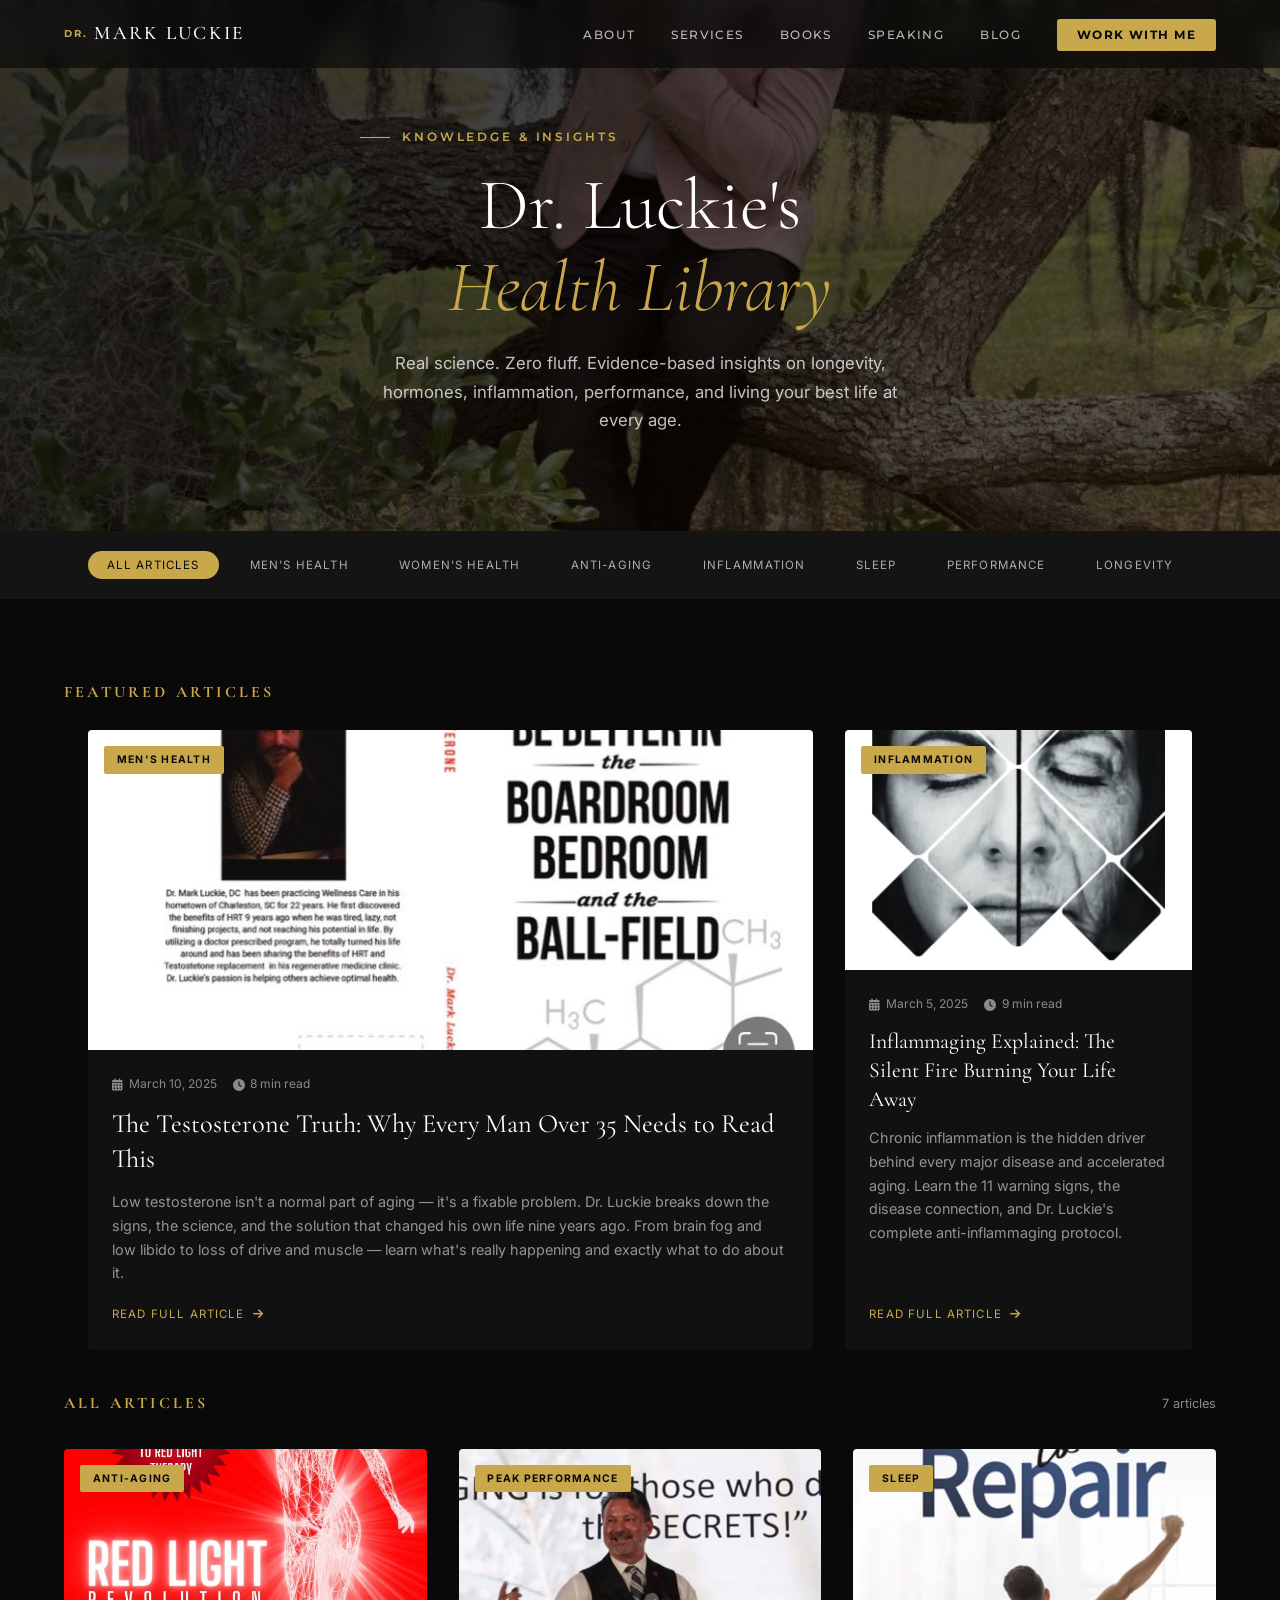
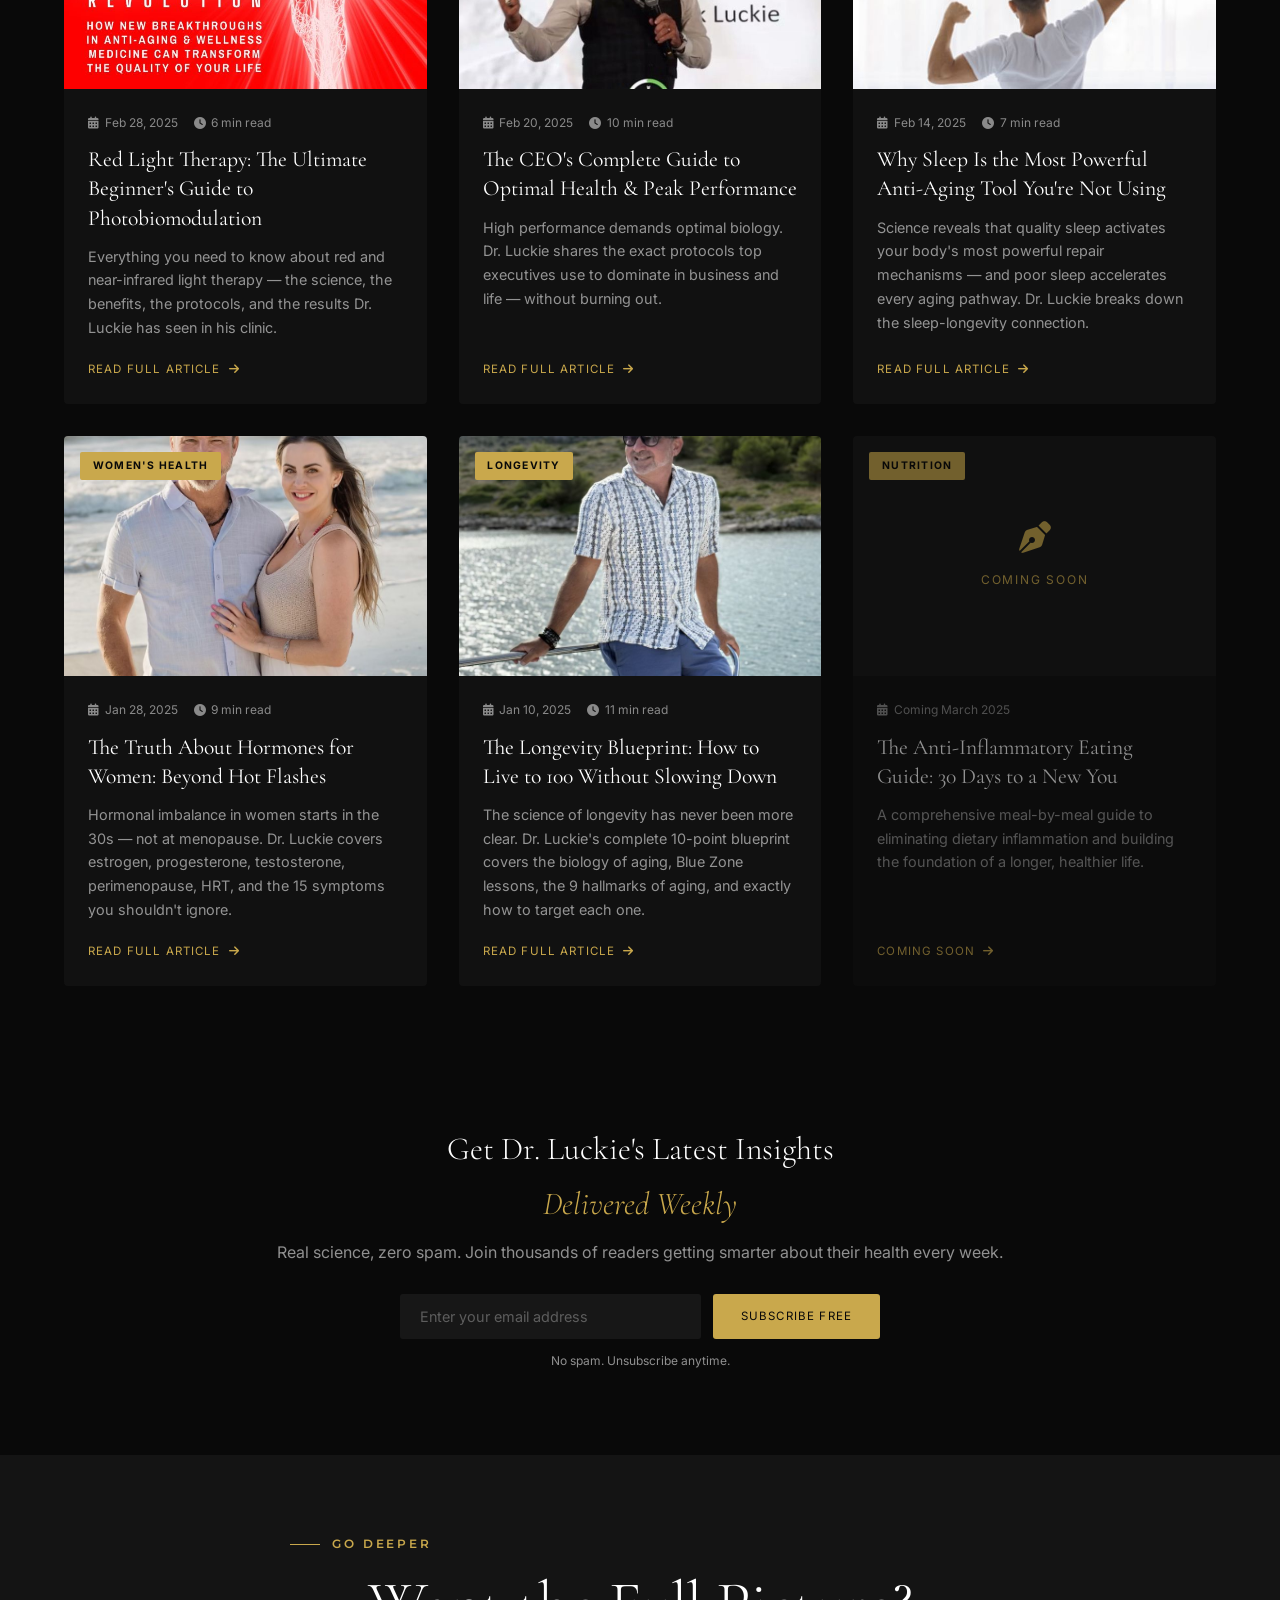
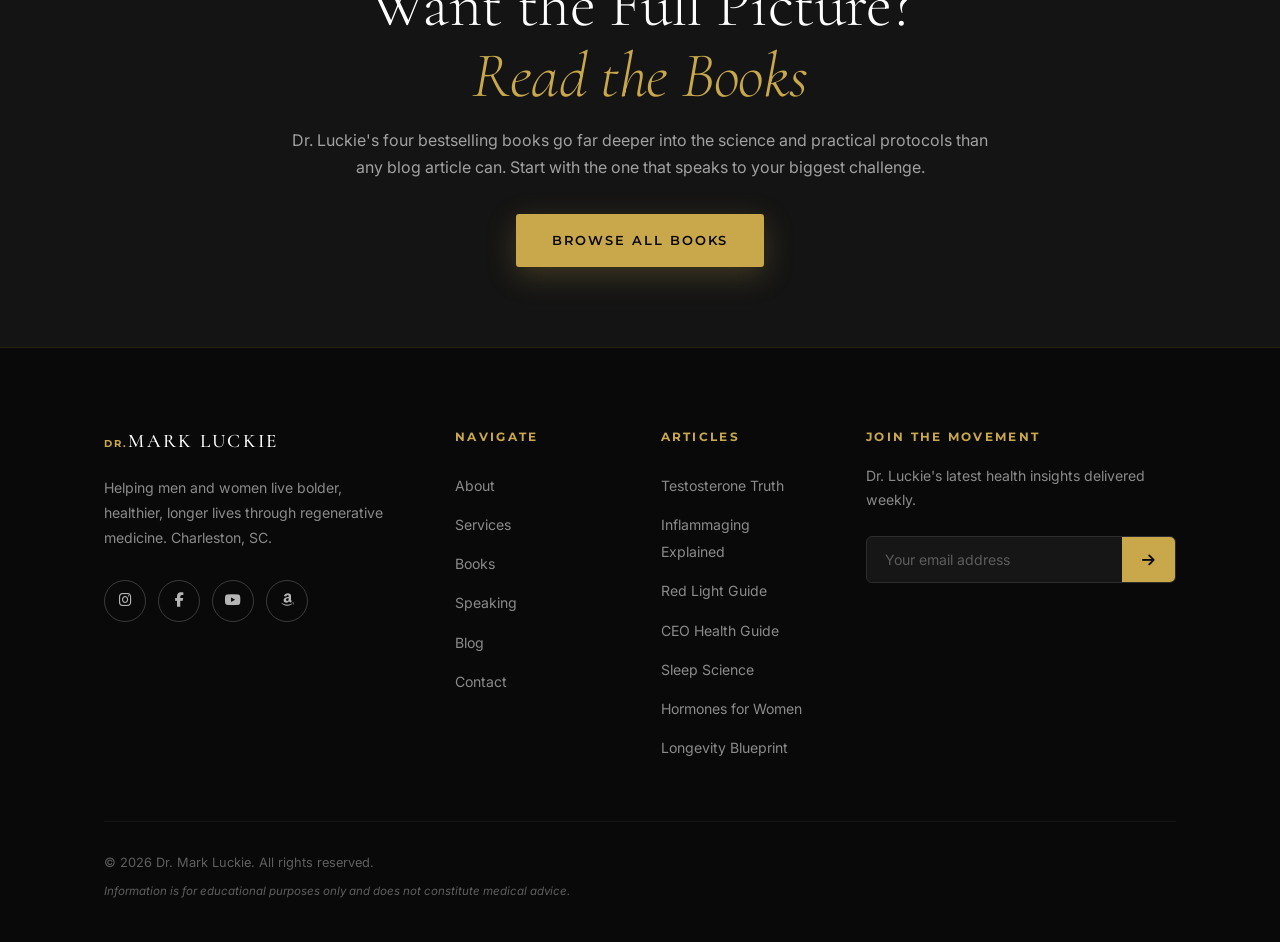
<file: blog.html>
<!DOCTYPE html>
<html lang="en">
<head>
  <meta charset="UTF-8" />
  <meta name="viewport" content="width=device-width, initial-scale=1.0" />
  <title>Blog & Articles | Dr. Mark Luckie — Health, Hormones & Longevity</title>
  <meta name="description" content="Dr. Mark Luckie's blog: evidence-based insights on testosterone, red light therapy, inflammaging, longevity, sleep science, and peak performance. Real science. Zero fluff." />
  <meta property="og:title" content="Blog | Dr. Mark Luckie — Health, Hormones & Longevity" />
  <meta property="og:image" content="images/XJoU15Jc.jpg" />

  <link rel="preconnect" href="https://fonts.googleapis.com" />
  <link rel="preconnect" href="https://fonts.gstatic.com" crossorigin />
  <link href="https://fonts.googleapis.com/css2?family=Cormorant+Garamond:ital,wght@0,300;0,400;0,600;1,300;1,400&family=Inter:wght@300;400;500;600&family=Montserrat:wght@300;400;500;600;700;800&display=swap" rel="stylesheet" />
  <link rel="stylesheet" href="https://cdn.jsdelivr.net/npm/@fortawesome/fontawesome-free@6.4.0/css/all.min.css" />
  <link rel="stylesheet" href="css/style.css" />
  <link rel="stylesheet" href="css/sections.css" />

  <style>
    /* ── Blog Index Page ── */
    .blog-hero {
      min-height: 55vh;
      display: flex;
      align-items: center;
      justify-content: center;
      position: relative;
      overflow: hidden;
      background-image: url('images/XJoU15Jc.jpg');
      background-size: cover;
      background-position: center;
      padding: 8rem 1.5rem 4rem;
    }
    .blog-hero::before {
      content: '';
      position: absolute;
      inset: 0;
      background: linear-gradient(135deg, rgba(0,0,0,.80) 0%, rgba(20,10,0,.65) 100%);
    }
    .blog-hero-content {
      position: relative;
      z-index: 2;
      text-align: center;
      max-width: 700px;
      margin: 0 auto;
    }
    .blog-hero-content .section-label { color: var(--gold); margin-bottom: 1rem; }
    .blog-hero-content h1 { font-family: var(--font-display); font-size: clamp(2.5rem, 6vw, 4.5rem); font-weight: 300; color: var(--white); line-height: 1.15; margin-bottom: 1.25rem; }
    .blog-hero-content h1 em { font-style: italic; color: var(--gold); }
    .blog-hero-content p { color: rgba(255,255,255,.75); font-size: 1.05rem; line-height: 1.7; max-width: 560px; margin: 0 auto 2rem; }

    /* Filter bar */
    .blog-filter-bar {
      background: var(--charcoal);
      border-bottom: 1px solid rgba(var(--gold-rgb),.15);
      padding: 1.25rem 0;
      position: sticky;
      top: 72px;
      z-index: 50;
    }
    .filter-inner {
      display: flex;
      gap: .75rem;
      flex-wrap: wrap;
      align-items: center;
      justify-content: center;
      max-width: 1200px;
      margin: 0 auto;
      padding: 0 1.5rem;
    }
    .filter-btn {
      padding: .45rem 1.2rem;
      border-radius: 50px;
      border: 1px solid rgba(var(--gold-rgb),.3);
      background: transparent;
      color: rgba(255,255,255,.65);
      font-family: var(--font-mono);
      font-size: .72rem;
      letter-spacing: .1em;
      text-transform: uppercase;
      cursor: pointer;
      transition: all .25s;
    }
    .filter-btn.active, .filter-btn:hover {
      background: var(--gold);
      border-color: var(--gold);
      color: var(--black);
    }

    /* Blog grid */
    .blog-index-section {
      padding: 5rem 0;
      background: var(--off-black);
    }
    .blog-grid-full {
      display: grid;
      grid-template-columns: repeat(3, 1fr);
      gap: 2rem;
      max-width: 1200px;
      margin: 0 auto;
      padding: 0 1.5rem;
    }
    @media (max-width: 900px) { .blog-grid-full { grid-template-columns: repeat(2, 1fr); } }
    @media (max-width: 600px) { .blog-grid-full { grid-template-columns: 1fr; } }

    .bc {
      background: rgba(255,255,255,.03);
      border: 1px solid rgba(var(--gold-rgb),.1);
      border-radius: 4px;
      overflow: hidden;
      transition: transform .3s, box-shadow .3s, border-color .3s;
      display: flex;
      flex-direction: column;
    }
    .bc:hover {
      transform: translateY(-6px);
      box-shadow: 0 20px 50px rgba(0,0,0,.4);
      border-color: rgba(var(--gold-rgb),.4);
    }
    .bc.featured { grid-column: span 2; }
    @media (max-width: 900px) { .bc.featured { grid-column: span 1; } }

    .bc-img { position: relative; overflow: hidden; }
    .bc-img img { width: 100%; height: 240px; object-fit: cover; transition: transform .5s; display: block; }
    .bc.featured .bc-img img { height: 320px; }
    .bc:hover .bc-img img { transform: scale(1.05); }
    .bc-category {
      position: absolute;
      top: 1rem;
      left: 1rem;
      background: var(--gold);
      color: var(--black);
      font-family: var(--font-mono);
      font-size: .65rem;
      letter-spacing: .12em;
      text-transform: uppercase;
      padding: .3rem .8rem;
      border-radius: 2px;
      font-weight: 700;
    }
    .bc-body { padding: 1.5rem; flex: 1; display: flex; flex-direction: column; }
    .bc-meta { display: flex; gap: 1rem; font-size: .75rem; color: var(--grey); margin-bottom: .75rem; }
    .bc-meta span { display: flex; align-items: center; gap: .35rem; }
    .bc h3 { font-family: var(--font-display); font-size: 1.35rem; font-weight: 400; color: var(--white); line-height: 1.35; margin-bottom: .75rem; }
    .bc.featured h3 { font-size: 1.65rem; }
    .bc h3 a { color: inherit; text-decoration: none; transition: color .2s; }
    .bc h3 a:hover { color: var(--gold); }
    .bc p { font-size: .9rem; color: rgba(255,255,255,.55); line-height: 1.65; flex: 1; margin-bottom: 1.25rem; }
    .bc-read {
      display: inline-flex;
      align-items: center;
      gap: .5rem;
      font-family: var(--font-mono);
      font-size: .72rem;
      letter-spacing: .1em;
      text-transform: uppercase;
      color: var(--gold);
      text-decoration: none;
      border-bottom: 1px solid transparent;
      transition: border-color .2s;
    }
    .bc-read:hover { border-color: var(--gold); }

    /* Featured top */
    .blog-featured-top {
      max-width: 1200px;
      margin: 0 auto 2.5rem;
      padding: 0 1.5rem;
    }
    .blog-featured-top h2 { font-family: var(--font-display); font-size: 1rem; letter-spacing: .2em; text-transform: uppercase; color: var(--gold); margin-bottom: 1.5rem; }

    /* Newsletter strip */
    .blog-newsletter-strip {
      background: var(--black);
      border-top: 1px solid rgba(var(--gold-rgb),.15);
      border-bottom: 1px solid rgba(var(--gold-rgb),.15);
      padding: 3.5rem 1.5rem;
      text-align: center;
    }
    .blog-newsletter-strip h3 { font-family: var(--font-display); font-size: 2rem; font-weight: 300; color: var(--white); margin-bottom: .5rem; }
    .blog-newsletter-strip h3 em { color: var(--gold); font-style: italic; }
    .blog-newsletter-strip p { color: rgba(255,255,255,.55); margin-bottom: 1.75rem; }
    .blog-nl-form { display: flex; gap: .75rem; max-width: 480px; margin: 0 auto; }
    .blog-nl-form input { flex: 1; background: rgba(255,255,255,.06); border: 1px solid rgba(var(--gold-rgb),.25); color: var(--white); padding: .85rem 1.25rem; border-radius: 3px; font-family: var(--font-body); font-size: .9rem; }
    .blog-nl-form input::placeholder { color: rgba(255,255,255,.3); }
    .blog-nl-form button { background: var(--gold); color: var(--black); border: none; padding: .85rem 1.75rem; font-family: var(--font-mono); font-size: .72rem; letter-spacing: .1em; text-transform: uppercase; cursor: pointer; transition: opacity .2s; border-radius: 3px; }
    .blog-nl-form button:hover { opacity: .85; }
    .blog-nl-note { font-size: .75rem; color: var(--grey); margin-top: .75rem; }

    /* Categories sidebar label */
    .all-articles-header { max-width: 1200px; margin: 0 auto 2rem; padding: 0 1.5rem; display: flex; align-items: baseline; justify-content: space-between; }
    .all-articles-header h2 { font-family: var(--font-display); font-size: 1rem; letter-spacing: .2em; text-transform: uppercase; color: var(--gold); }
    .all-articles-header span { font-size: .8rem; color: var(--grey); }
  </style>
</head>
<body>

  <!-- NAV -->
  <nav id="navbar">
    <div class="nav-inner">
      <a href="index.html" class="nav-logo"><span class="logo-dr">DR.</span><span class="logo-name">MARK LUCKIE</span></a>
      <button class="hamburger" id="hamburger" aria-label="Menu"><span></span><span></span><span></span></button>
      <ul class="nav-links" id="navLinks">
        <li><a href="index.html#about" class="nav-link">About</a></li>
        <li><a href="services.html" class="nav-link">Services</a></li>
        <li><a href="index.html#books" class="nav-link">Books</a></li>
        <li><a href="index.html#speaking" class="nav-link">Speaking</a></li>
        <li><a href="blog.html" class="nav-link active">Blog</a></li>
        <li><a href="index.html#contact" class="nav-link nav-cta">Work With Me</a></li>
      </ul>
    </div>
  </nav>

  <!-- HERO -->
  <section class="blog-hero">
    <div class="blog-hero-content">
      <div class="section-label">Knowledge & Insights</div>
      <h1>Dr. Luckie's<br /><em>Health Library</em></h1>
      <p>Real science. Zero fluff. Evidence-based insights on longevity, hormones, inflammation, performance, and living your best life at every age.</p>
    </div>
  </section>

  <!-- FILTER BAR -->
  <div class="blog-filter-bar">
    <div class="filter-inner">
      <button class="filter-btn active" data-filter="all">All Articles</button>
      <button class="filter-btn" data-filter="men">Men's Health</button>
      <button class="filter-btn" data-filter="women">Women's Health</button>
      <button class="filter-btn" data-filter="antiaging">Anti-Aging</button>
      <button class="filter-btn" data-filter="inflammation">Inflammation</button>
      <button class="filter-btn" data-filter="sleep">Sleep</button>
      <button class="filter-btn" data-filter="performance">Performance</button>
      <button class="filter-btn" data-filter="longevity">Longevity</button>
    </div>
  </div>

  <!-- ARTICLES -->
  <section class="blog-index-section">

    <!-- FEATURED -->
    <div class="blog-featured-top">
      <h2>Featured Articles</h2>
      <div class="blog-grid-full" id="featuredGrid">

        <!-- 1 - FEATURED WIDE -->
        <article class="bc featured" data-category="men antiaging">
          <div class="bc-img">
            <img src="images/WQ1BdKvq.jpg" alt="Testosterone Truth" loading="lazy" />
            <span class="bc-category">Men's Health</span>
          </div>
          <div class="bc-body">
            <div class="bc-meta">
              <span><i class="fas fa-calendar-alt"></i> March 10, 2025</span>
              <span><i class="fas fa-clock"></i> 8 min read</span>
            </div>
            <h3><a href="blog/testosterone-truth.html">The Testosterone Truth: Why Every Man Over 35 Needs to Read This</a></h3>
            <p>Low testosterone isn't a normal part of aging — it's a fixable problem. Dr. Luckie breaks down the signs, the science, and the solution that changed his own life nine years ago. From brain fog and low libido to loss of drive and muscle — learn what's really happening and exactly what to do about it.</p>
            <a href="blog/testosterone-truth.html" class="bc-read">Read Full Article <i class="fas fa-arrow-right"></i></a>
          </div>
        </article>

        <!-- 2 -->
        <article class="bc" data-category="inflammation antiaging">
          <div class="bc-img">
            <img src="images/qoc3GZsZ.jpg" alt="Inflammaging Explained" loading="lazy" />
            <span class="bc-category">Inflammation</span>
          </div>
          <div class="bc-body">
            <div class="bc-meta">
              <span><i class="fas fa-calendar-alt"></i> March 5, 2025</span>
              <span><i class="fas fa-clock"></i> 9 min read</span>
            </div>
            <h3><a href="blog/inflammaging-explained.html">Inflammaging Explained: The Silent Fire Burning Your Life Away</a></h3>
            <p>Chronic inflammation is the hidden driver behind every major disease and accelerated aging. Learn the 11 warning signs, the disease connection, and Dr. Luckie's complete anti-inflammaging protocol.</p>
            <a href="blog/inflammaging-explained.html" class="bc-read">Read Full Article <i class="fas fa-arrow-right"></i></a>
          </div>
        </article>

      </div>
    </div>

    <!-- ALL ARTICLES -->
    <div class="all-articles-header">
      <h2>All Articles</h2>
      <span id="articleCount">7 articles</span>
    </div>
    <div class="blog-grid-full" id="allArticlesGrid">

      <!-- 3 -->
      <article class="bc" data-category="antiaging">
        <div class="bc-img">
          <img src="images/Rq657iJz.jpg" alt="Red Light Therapy Guide" loading="lazy" />
          <span class="bc-category">Anti-Aging</span>
        </div>
        <div class="bc-body">
          <div class="bc-meta">
            <span><i class="fas fa-calendar-alt"></i> Feb 28, 2025</span>
            <span><i class="fas fa-clock"></i> 6 min read</span>
          </div>
          <h3><a href="blog/red-light-therapy-guide.html">Red Light Therapy: The Ultimate Beginner's Guide to Photobiomodulation</a></h3>
          <p>Everything you need to know about red and near-infrared light therapy — the science, the benefits, the protocols, and the results Dr. Luckie has seen in his clinic.</p>
          <a href="blog/red-light-therapy-guide.html" class="bc-read">Read Full Article <i class="fas fa-arrow-right"></i></a>
        </div>
      </article>

      <!-- 4 -->
      <article class="bc" data-category="performance men">
        <div class="bc-img">
          <img src="images/4VgGio6P.jpg" alt="CEO Health Guide" loading="lazy" />
          <span class="bc-category">Peak Performance</span>
        </div>
        <div class="bc-body">
          <div class="bc-meta">
            <span><i class="fas fa-calendar-alt"></i> Feb 20, 2025</span>
            <span><i class="fas fa-clock"></i> 10 min read</span>
          </div>
          <h3><a href="blog/ceo-health-guide.html">The CEO's Complete Guide to Optimal Health &amp; Peak Performance</a></h3>
          <p>High performance demands optimal biology. Dr. Luckie shares the exact protocols top executives use to dominate in business and life — without burning out.</p>
          <a href="blog/ceo-health-guide.html" class="bc-read">Read Full Article <i class="fas fa-arrow-right"></i></a>
        </div>
      </article>

      <!-- 5 -->
      <article class="bc" data-category="sleep antiaging">
        <div class="bc-img">
          <img src="images/2E8Xk0Lb.jpg" alt="Sleep Science" loading="lazy" />
          <span class="bc-category">Sleep</span>
        </div>
        <div class="bc-body">
          <div class="bc-meta">
            <span><i class="fas fa-calendar-alt"></i> Feb 14, 2025</span>
            <span><i class="fas fa-clock"></i> 7 min read</span>
          </div>
          <h3><a href="blog/sleep-science.html">Why Sleep Is the Most Powerful Anti-Aging Tool You're Not Using</a></h3>
          <p>Science reveals that quality sleep activates your body's most powerful repair mechanisms — and poor sleep accelerates every aging pathway. Dr. Luckie breaks down the sleep-longevity connection.</p>
          <a href="blog/sleep-science.html" class="bc-read">Read Full Article <i class="fas fa-arrow-right"></i></a>
        </div>
      </article>

      <!-- 6 -->
      <article class="bc" data-category="women antiaging">
        <div class="bc-img">
          <img src="images/iq3dw4zw.jpg" alt="Hormones for Women" loading="lazy" />
          <span class="bc-category">Women's Health</span>
        </div>
        <div class="bc-body">
          <div class="bc-meta">
            <span><i class="fas fa-calendar-alt"></i> Jan 28, 2025</span>
            <span><i class="fas fa-clock"></i> 9 min read</span>
          </div>
          <h3><a href="blog/hormones-for-women.html">The Truth About Hormones for Women: Beyond Hot Flashes</a></h3>
          <p>Hormonal imbalance in women starts in the 30s — not at menopause. Dr. Luckie covers estrogen, progesterone, testosterone, perimenopause, HRT, and the 15 symptoms you shouldn't ignore.</p>
          <a href="blog/hormones-for-women.html" class="bc-read">Read Full Article <i class="fas fa-arrow-right"></i></a>
        </div>
      </article>

      <!-- 7 -->
      <article class="bc" data-category="longevity antiaging">
        <div class="bc-img">
          <img src="images/V58eDbTd.jpg" alt="Longevity Blueprint" loading="lazy" />
          <span class="bc-category">Longevity</span>
        </div>
        <div class="bc-body">
          <div class="bc-meta">
            <span><i class="fas fa-calendar-alt"></i> Jan 10, 2025</span>
            <span><i class="fas fa-clock"></i> 11 min read</span>
          </div>
          <h3><a href="blog/longevity-blueprint.html">The Longevity Blueprint: How to Live to 100 Without Slowing Down</a></h3>
          <p>The science of longevity has never been more clear. Dr. Luckie's complete 10-point blueprint covers the biology of aging, Blue Zone lessons, the 9 hallmarks of aging, and exactly how to target each one.</p>
          <a href="blog/longevity-blueprint.html" class="bc-read">Read Full Article <i class="fas fa-arrow-right"></i></a>
        </div>
      </article>

      <!-- 8 - COMING SOON teaser -->
      <article class="bc" style="opacity:.55; pointer-events:none;">
        <div class="bc-img" style="background:rgba(255,255,255,.03); height:240px; display:flex; align-items:center; justify-content:center;">
          <div style="text-align:center; color:var(--gold);">
            <i class="fas fa-pen-nib" style="font-size:2rem; margin-bottom:.75rem; display:block;"></i>
            <span style="font-family:var(--font-mono); font-size:.75rem; letter-spacing:.15em; text-transform:uppercase;">Coming Soon</span>
          </div>
          <span class="bc-category">Nutrition</span>
        </div>
        <div class="bc-body">
          <div class="bc-meta"><span><i class="fas fa-calendar-alt"></i> Coming March 2025</span></div>
          <h3>The Anti-Inflammatory Eating Guide: 30 Days to a New You</h3>
          <p>A comprehensive meal-by-meal guide to eliminating dietary inflammation and building the foundation of a longer, healthier life.</p>
          <a href="#" class="bc-read">Coming Soon <i class="fas fa-arrow-right"></i></a>
        </div>
      </article>

    </div>
  </section>

  <!-- NEWSLETTER STRIP -->
  <div class="blog-newsletter-strip">
    <h3>Get Dr. Luckie's Latest Insights<br /><em>Delivered Weekly</em></h3>
    <p>Real science, zero spam. Join thousands of readers getting smarter about their health every week.</p>
    <form class="blog-nl-form" id="blogNewsletterForm">
      <input type="email" placeholder="Enter your email address" required />
      <button type="submit">Subscribe Free</button>
    </form>
    <p class="blog-nl-note">No spam. Unsubscribe anytime.</p>
  </div>

  <!-- BOOKS CTA -->
  <section style="background: var(--charcoal); padding: 5rem 1.5rem; text-align:center;">
    <div style="max-width: 700px; margin: 0 auto;">
      <div class="section-label">Go Deeper</div>
      <h2 class="section-title" style="margin-bottom:1rem;">Want the Full Picture?<br /><em>Read the Books</em></h2>
      <p style="color:rgba(255,255,255,.6); margin-bottom:2rem; line-height:1.7;">Dr. Luckie's four bestselling books go far deeper into the science and practical protocols than any blog article can. Start with the one that speaks to your biggest challenge.</p>
      <a href="index.html#books" class="btn btn-primary">Browse All Books</a>
    </div>
  </section>

  <!-- FOOTER -->
  <footer id="footer">
    <div class="container">
      <div class="footer-grid">
        <div class="footer-brand">
          <a href="index.html" class="footer-logo"><span class="logo-dr">DR.</span><span class="logo-name">MARK LUCKIE</span></a>
          <p>Helping men and women live bolder, healthier, longer lives through regenerative medicine. Charleston, SC.</p>
          <div class="social-links">
            <a href="https://instagram.com/drmarkluckie" target="_blank" rel="noopener" class="social-link"><i class="fab fa-instagram"></i></a>
            <a href="https://facebook.com/drmarkluckie" target="_blank" rel="noopener" class="social-link"><i class="fab fa-facebook-f"></i></a>
            <a href="https://youtube.com/@drmarkluckie" target="_blank" rel="noopener" class="social-link"><i class="fab fa-youtube"></i></a>
            <a href="https://www.amazon.com/author/markluckie" target="_blank" rel="noopener" class="social-link"><i class="fab fa-amazon"></i></a>
          </div>
        </div>
        <div class="footer-links-col">
          <h4>Navigate</h4>
          <ul>
            <li><a href="index.html#about">About</a></li>
            <li><a href="services.html">Services</a></li>
            <li><a href="index.html#books">Books</a></li>
            <li><a href="index.html#speaking">Speaking</a></li>
            <li><a href="blog.html">Blog</a></li>
            <li><a href="index.html#contact">Contact</a></li>
          </ul>
        </div>
        <div class="footer-links-col">
          <h4>Articles</h4>
          <ul>
            <li><a href="blog/testosterone-truth.html">Testosterone Truth</a></li>
            <li><a href="blog/inflammaging-explained.html">Inflammaging Explained</a></li>
            <li><a href="blog/red-light-therapy-guide.html">Red Light Guide</a></li>
            <li><a href="blog/ceo-health-guide.html">CEO Health Guide</a></li>
            <li><a href="blog/sleep-science.html">Sleep Science</a></li>
            <li><a href="blog/hormones-for-women.html">Hormones for Women</a></li>
            <li><a href="blog/longevity-blueprint.html">Longevity Blueprint</a></li>
          </ul>
        </div>
        <div class="footer-newsletter">
          <h4>Join the Movement</h4>
          <p>Dr. Luckie's latest health insights delivered weekly.</p>
          <form class="newsletter-form" id="footerNewsletterForm">
            <input type="email" placeholder="Your email address" required />
            <button type="submit"><i class="fas fa-arrow-right"></i></button>
          </form>
        </div>
      </div>
      <div class="footer-bottom">
        <p>&copy; <span id="footerYear">2025</span> Dr. Mark Luckie. All rights reserved.</p>
        <p class="footer-disclaimer">Information is for educational purposes only and does not constitute medical advice.</p>
      </div>
    </div>
  </footer>

  <script src="js/main.js"></script>
  <script>
    // Filter functionality
    document.querySelectorAll('.filter-btn').forEach(btn => {
      btn.addEventListener('click', () => {
        document.querySelectorAll('.filter-btn').forEach(b => b.classList.remove('active'));
        btn.classList.add('active');
        const filter = btn.dataset.filter;
        let count = 0;
        document.querySelectorAll('#allArticlesGrid .bc, #featuredGrid .bc').forEach(card => {
          if (filter === 'all') { card.style.display = ''; count++; }
          else {
            const cats = card.dataset.category || '';
            if (cats.includes(filter)) { card.style.display = ''; count++; }
            else { card.style.display = 'none'; }
          }
        });
        const countEl = document.getElementById('articleCount');
        if (countEl) countEl.textContent = count + (count === 1 ? ' article' : ' articles');
      });
    });

    // Blog newsletter
    document.getElementById('blogNewsletterForm')?.addEventListener('submit', async function(e) {
      e.preventDefault();
      const email = this.querySelector('input').value;
      try {
        await fetch('tables/newsletter_subscribers', {
          method: 'POST', headers: {'Content-Type': 'application/json'},
          body: JSON.stringify({ email, source: 'blog', active: true })
        });
      } catch(err) {}
      this.innerHTML = '<p style="color:var(--gold);font-weight:600;font-size:1.1rem;">✓ You\'re subscribed! Check your inbox.</p>';
    });

    document.getElementById('footerNewsletterForm')?.addEventListener('submit', async function(e) {
      e.preventDefault();
      const email = this.querySelector('input').value;
      try {
        await fetch('tables/newsletter_subscribers', {
          method: 'POST', headers: {'Content-Type': 'application/json'},
          body: JSON.stringify({ email, source: 'footer', active: true })
        });
      } catch(err) {}
      this.innerHTML = '<p style="color:var(--gold);">✓ Subscribed!</p>';
    });

    // Year
    const yearEl = document.getElementById('footerYear');
    if (yearEl) yearEl.textContent = new Date().getFullYear();
  </script>
</body>
</html>
</file>
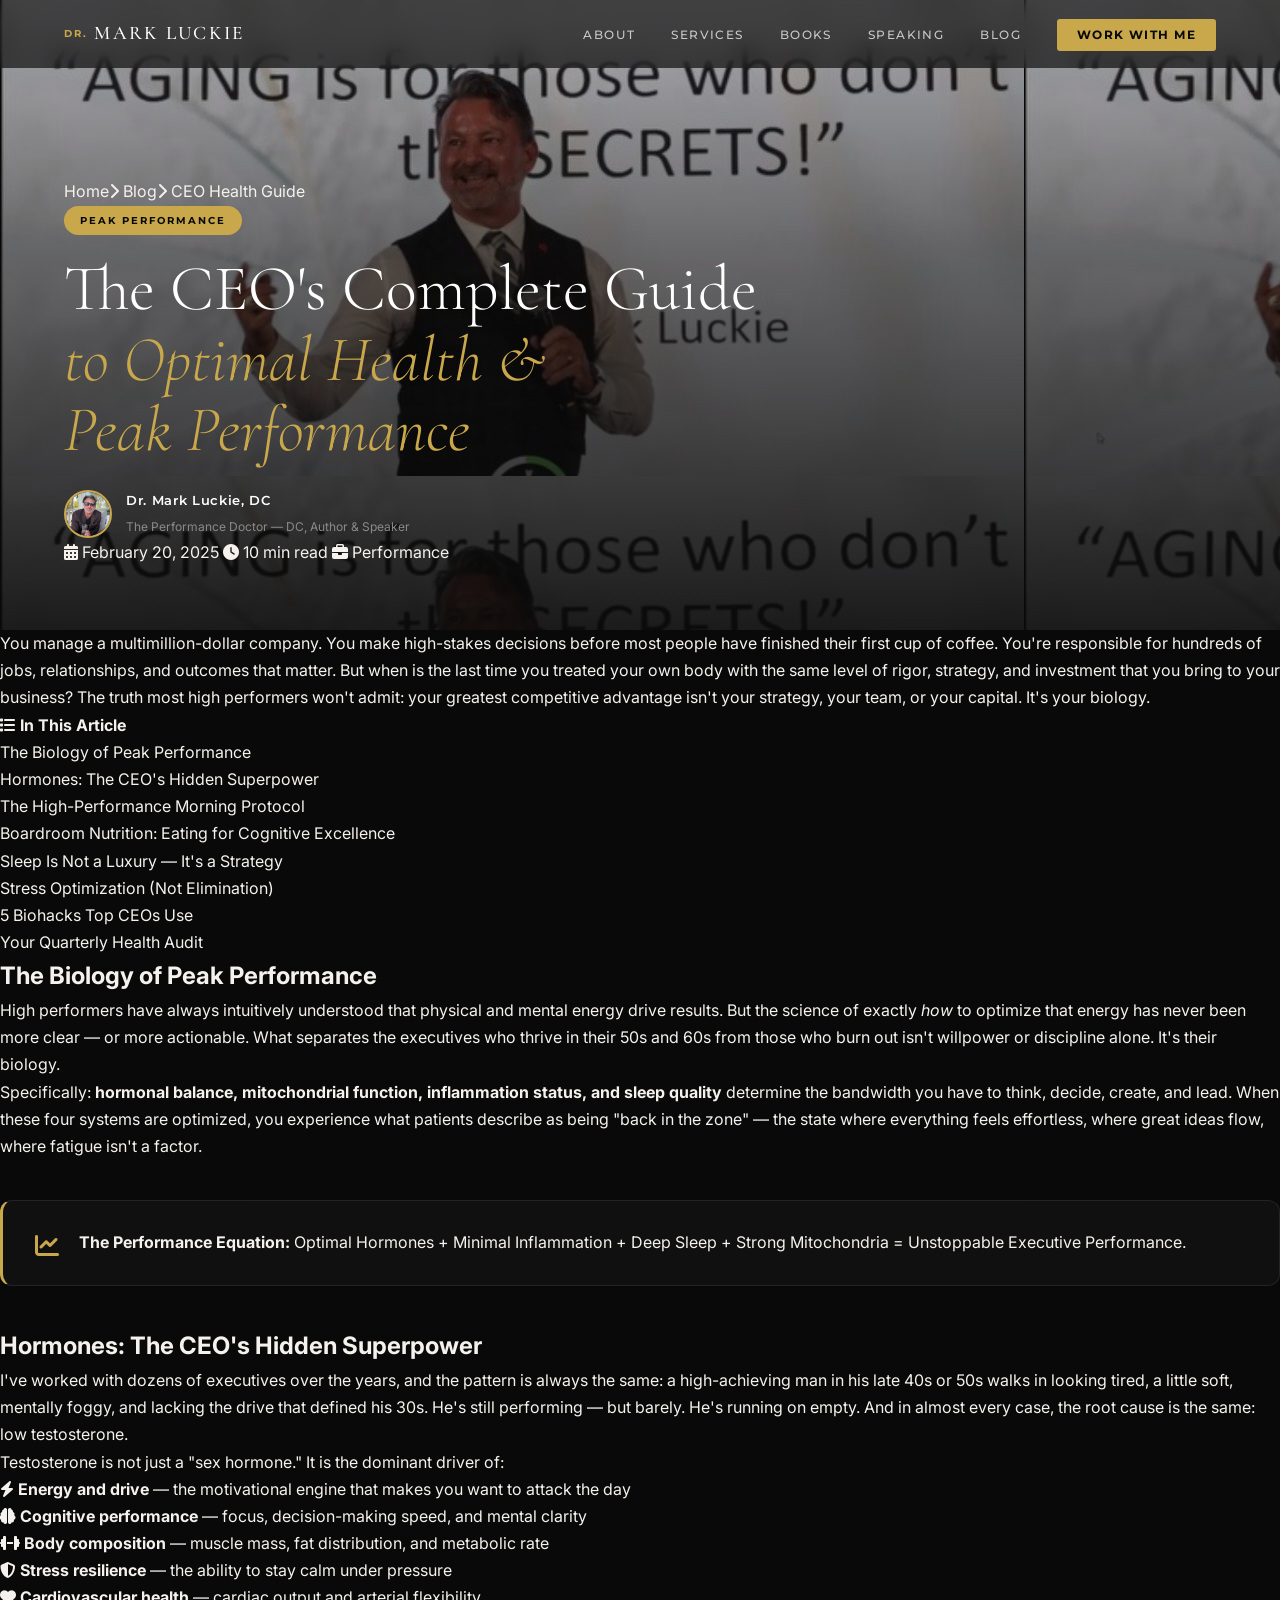
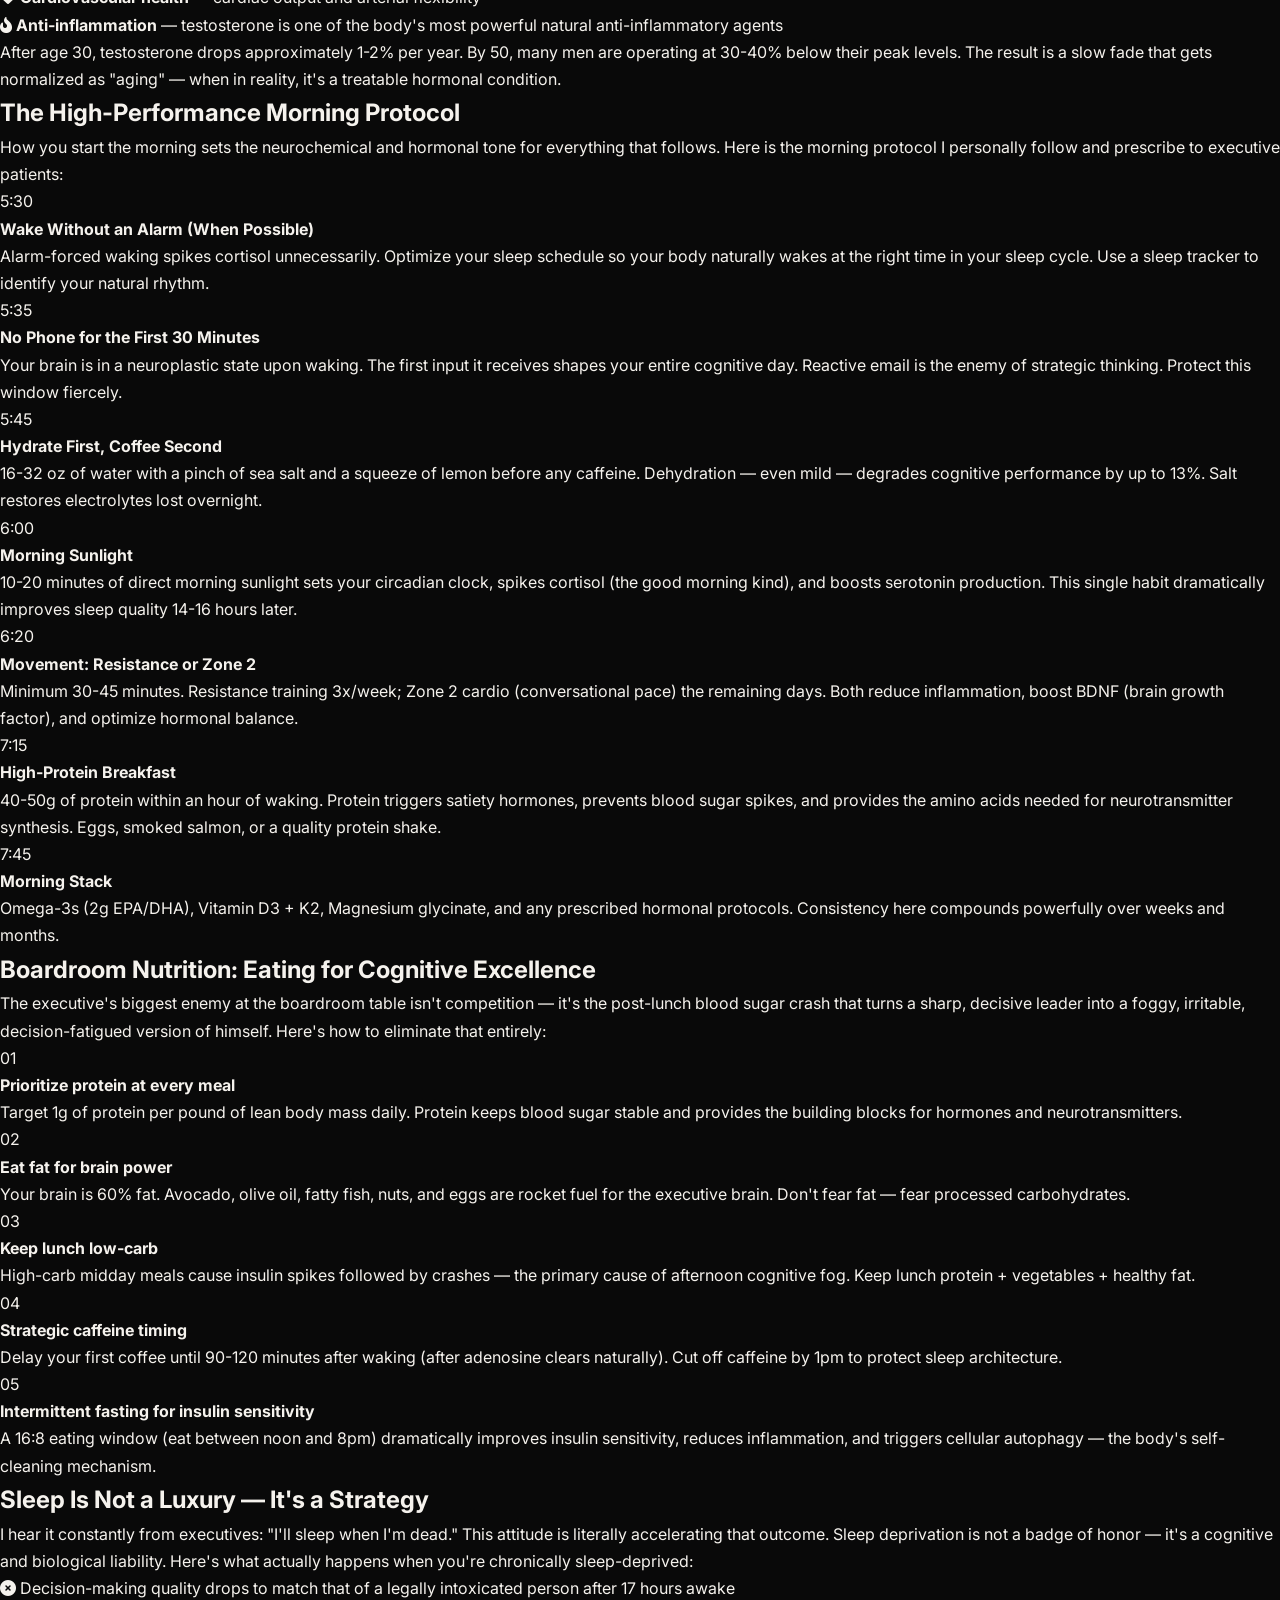
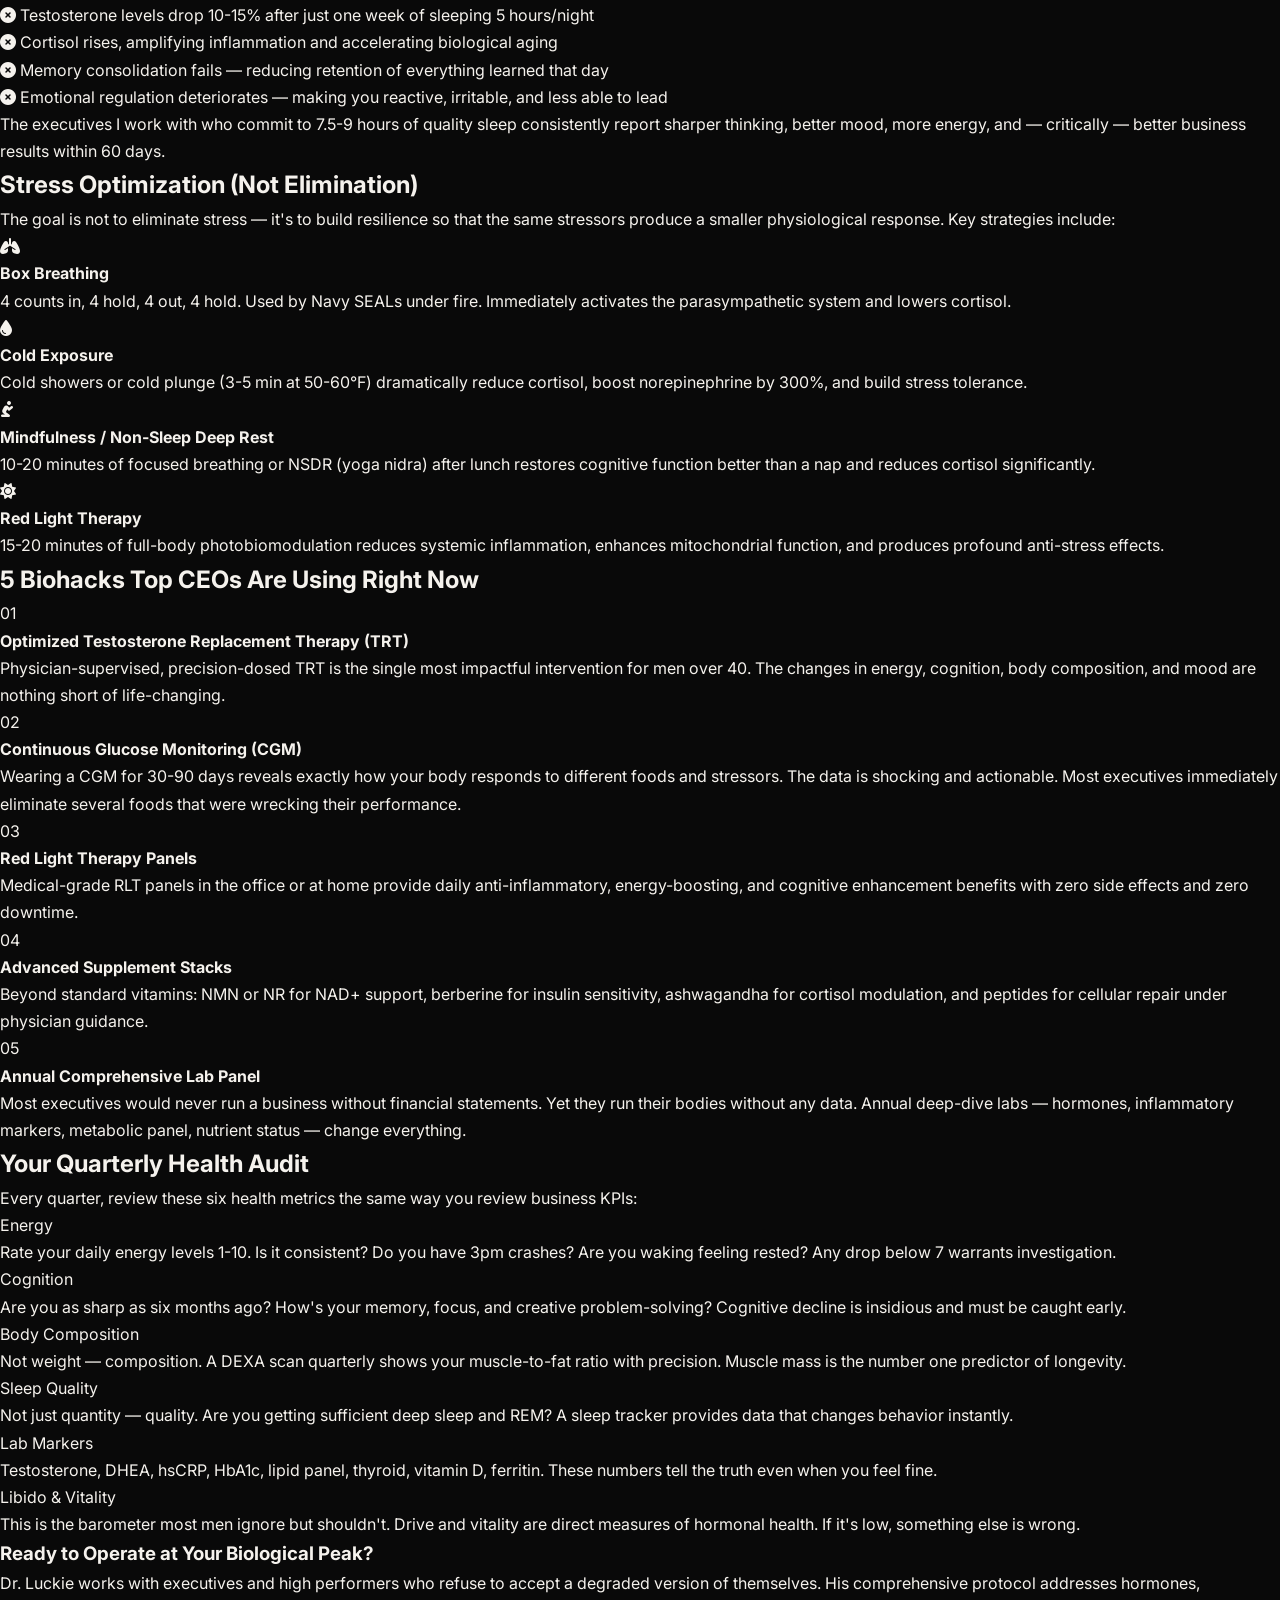
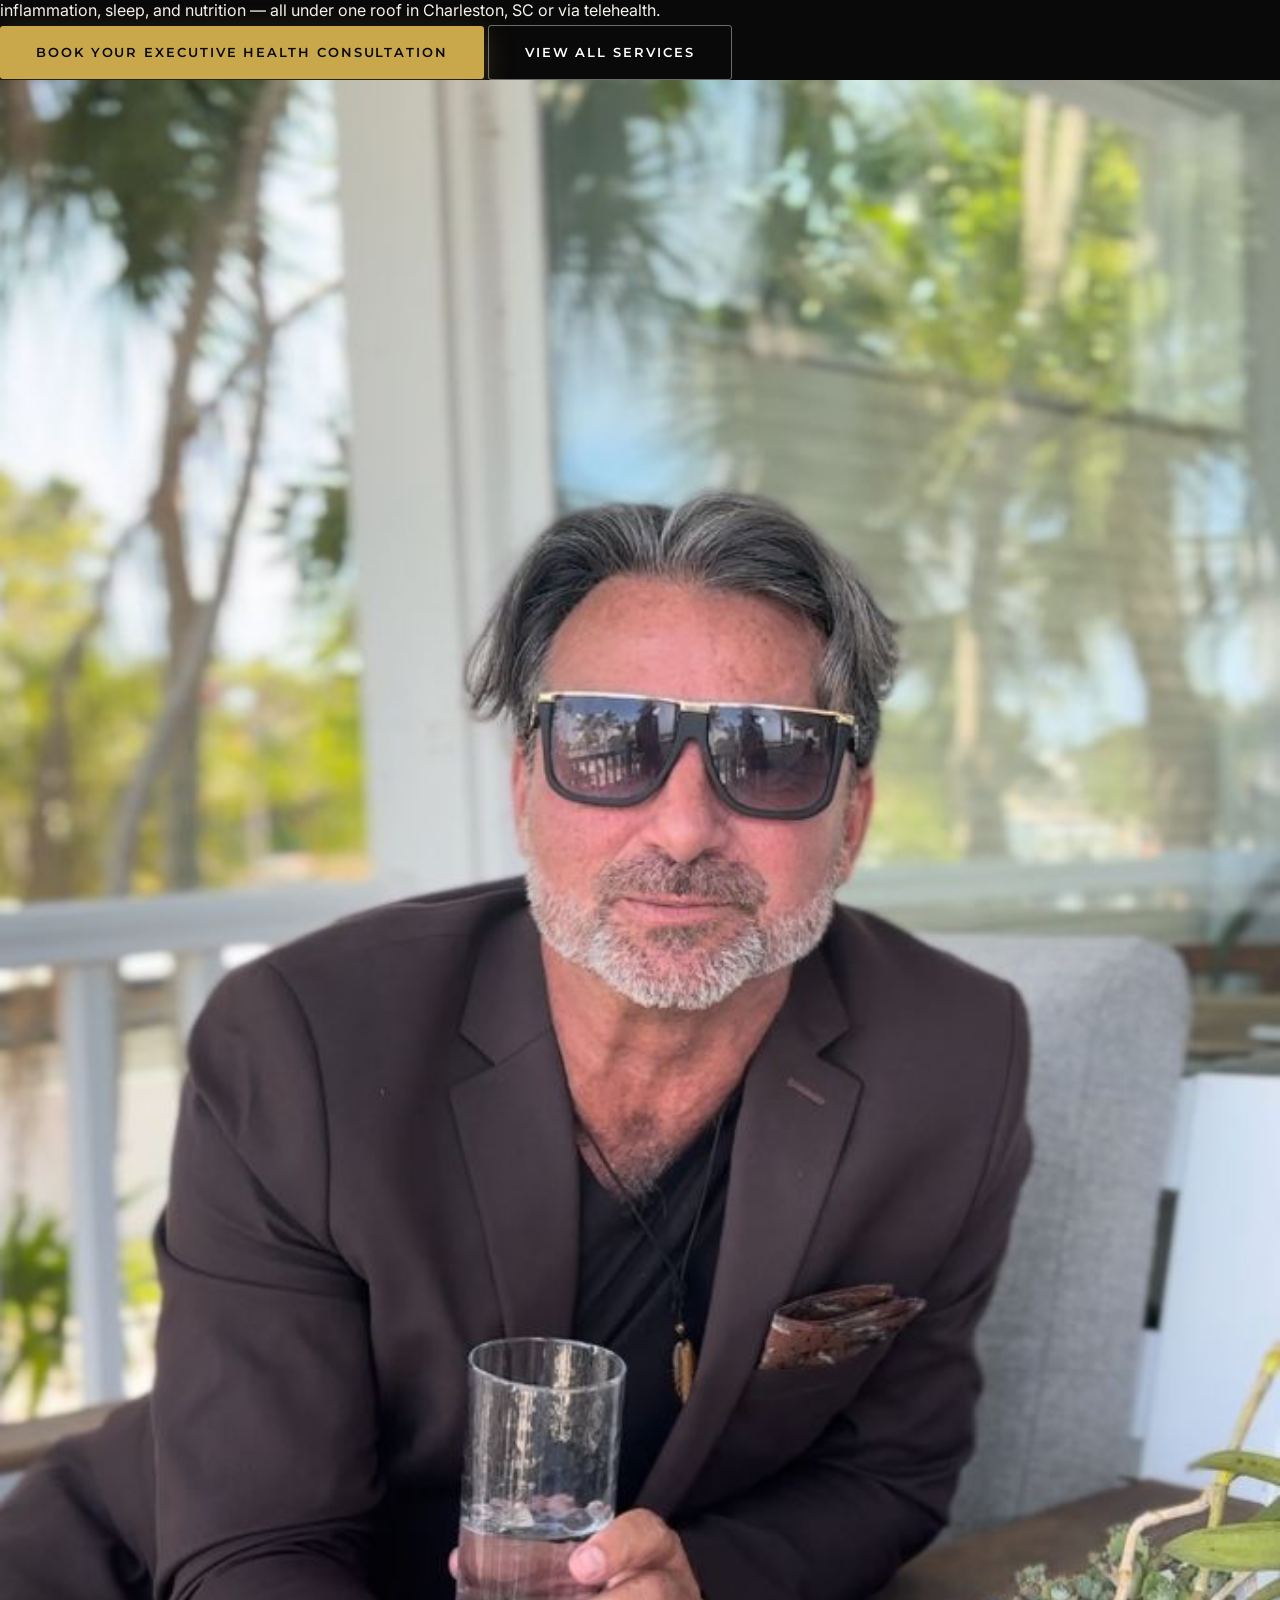
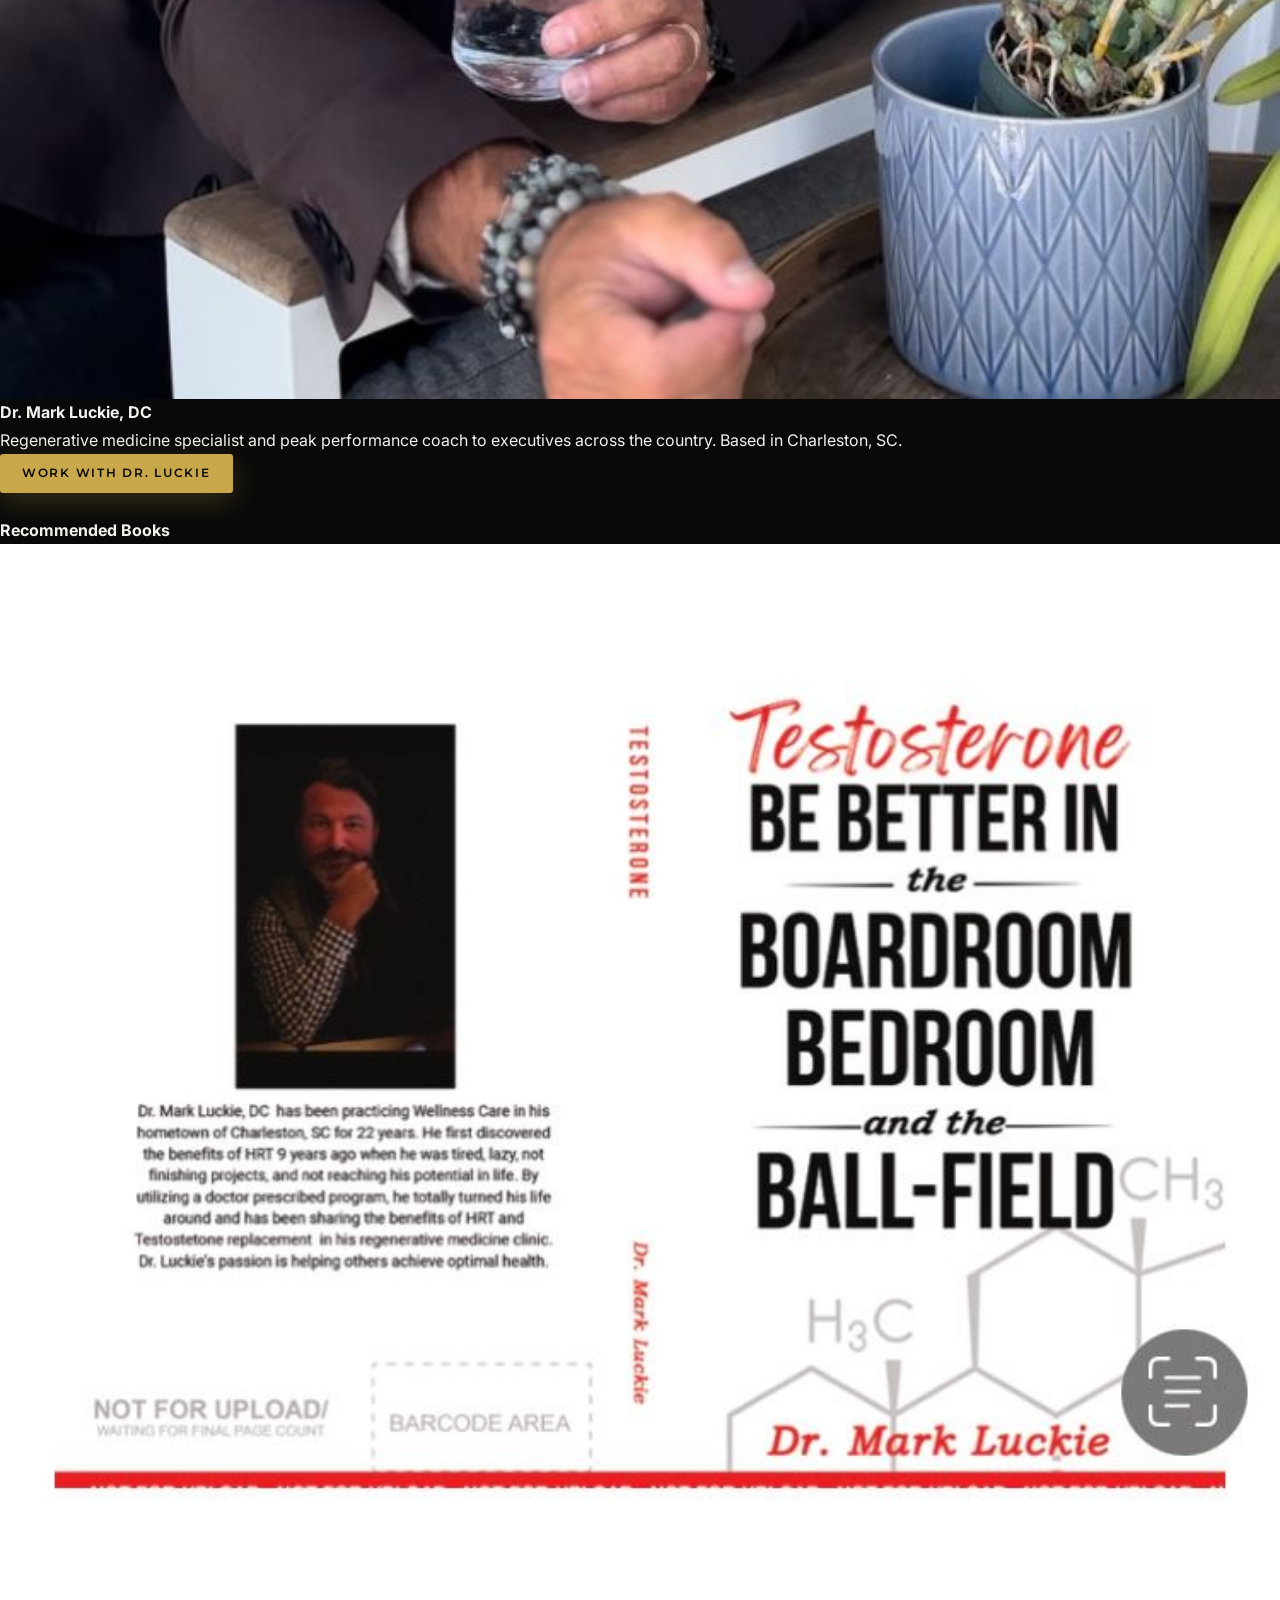
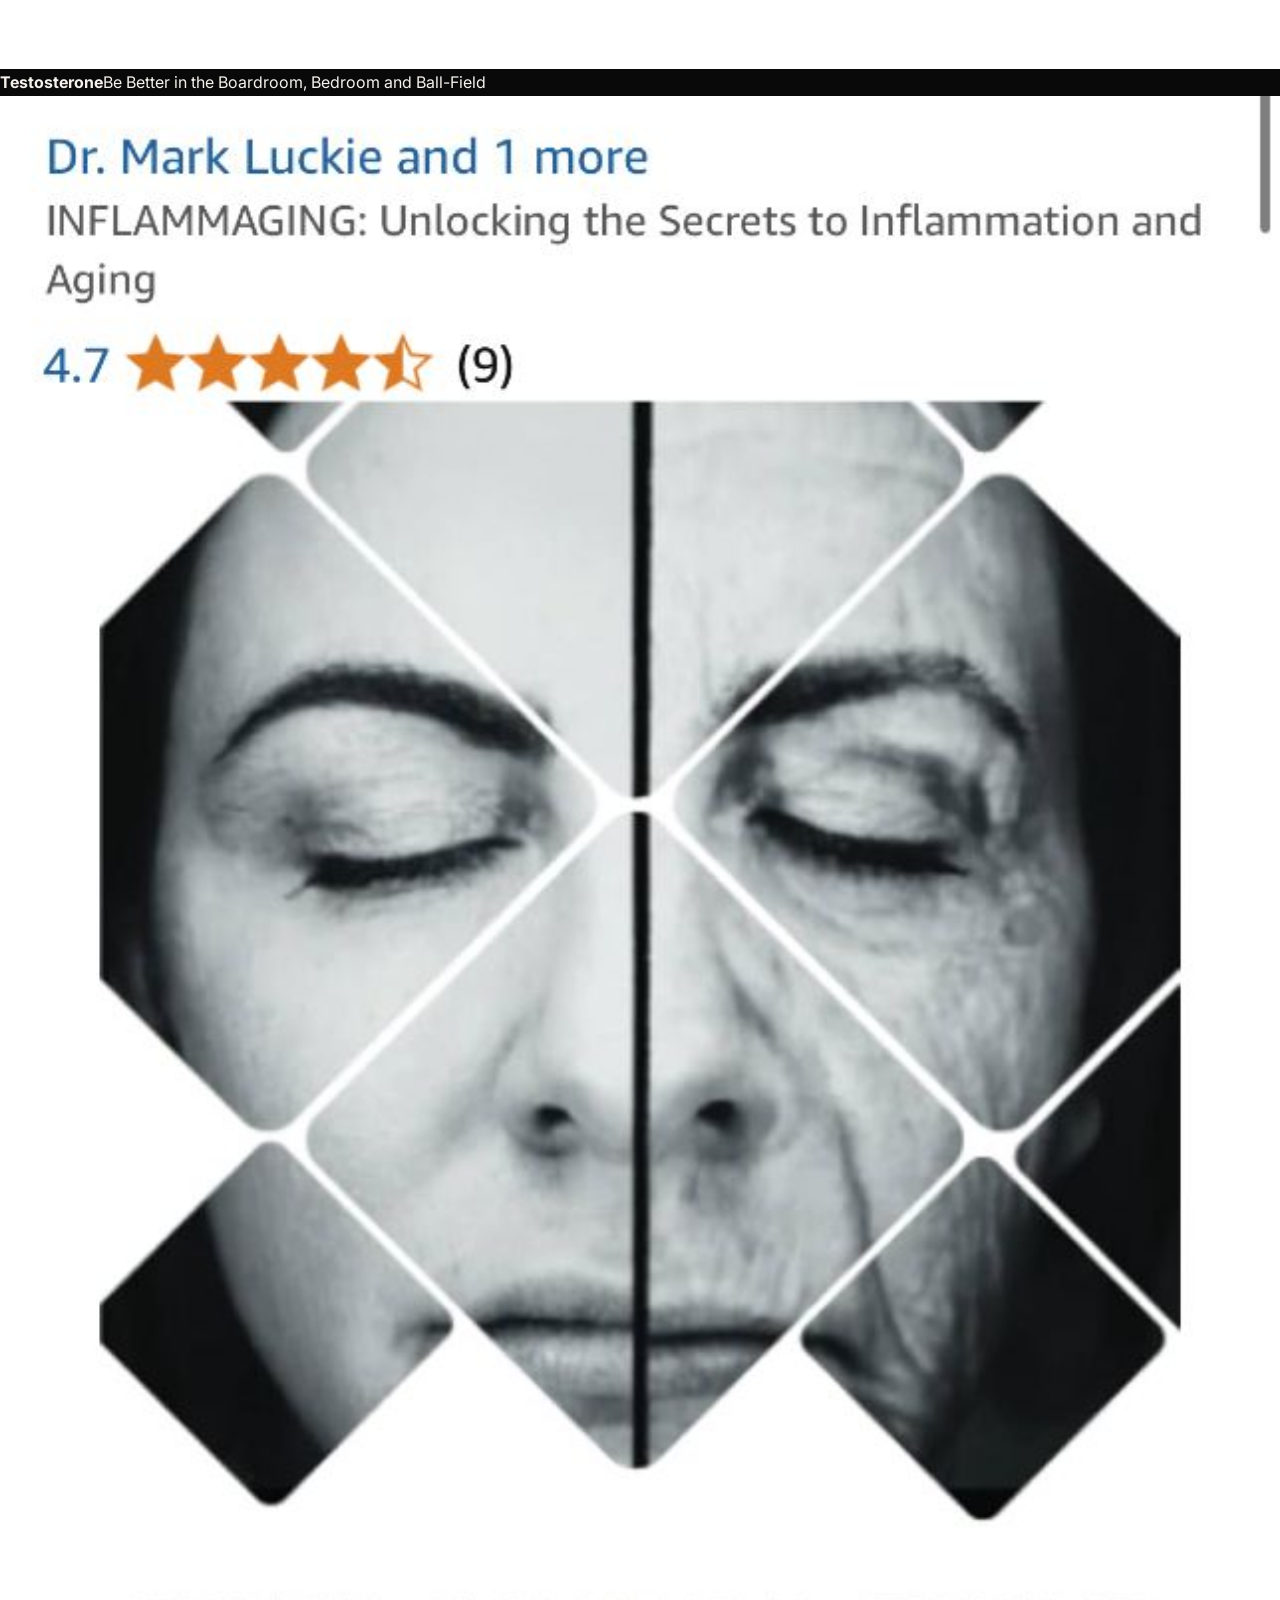
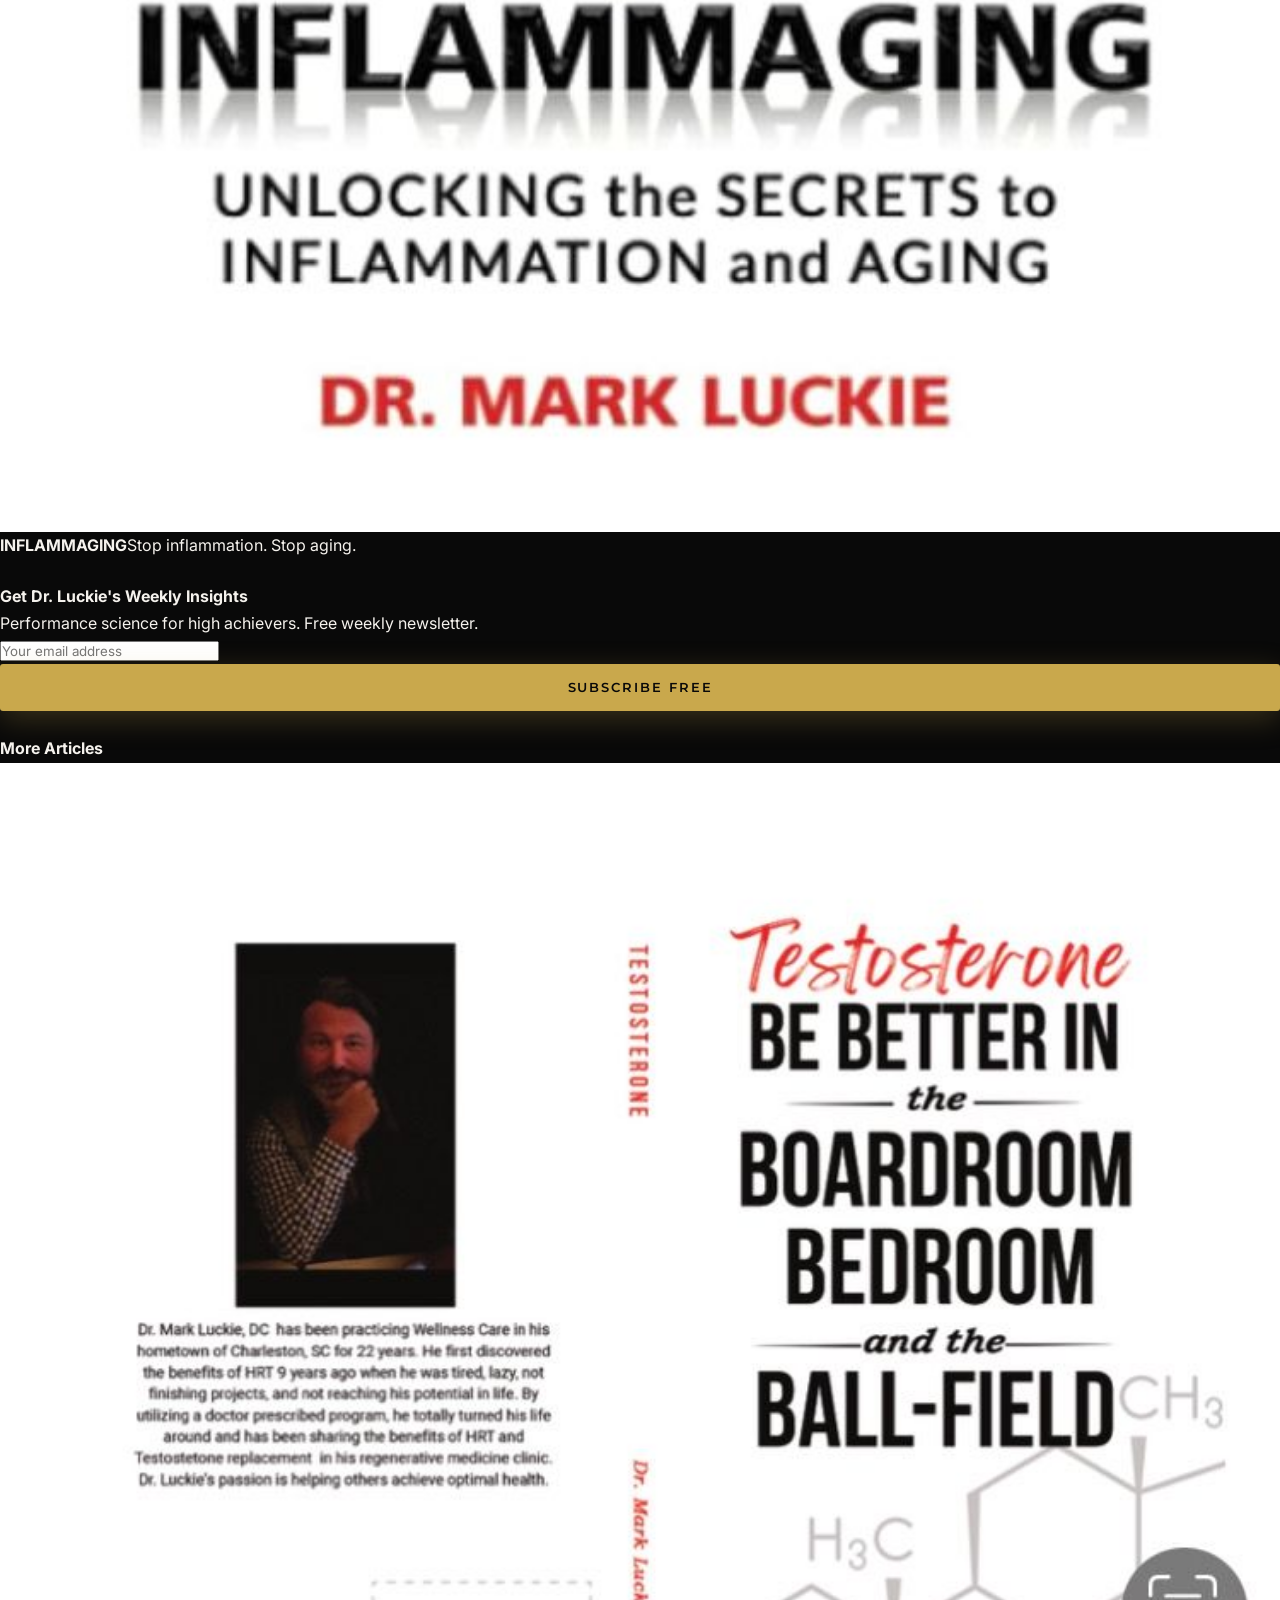
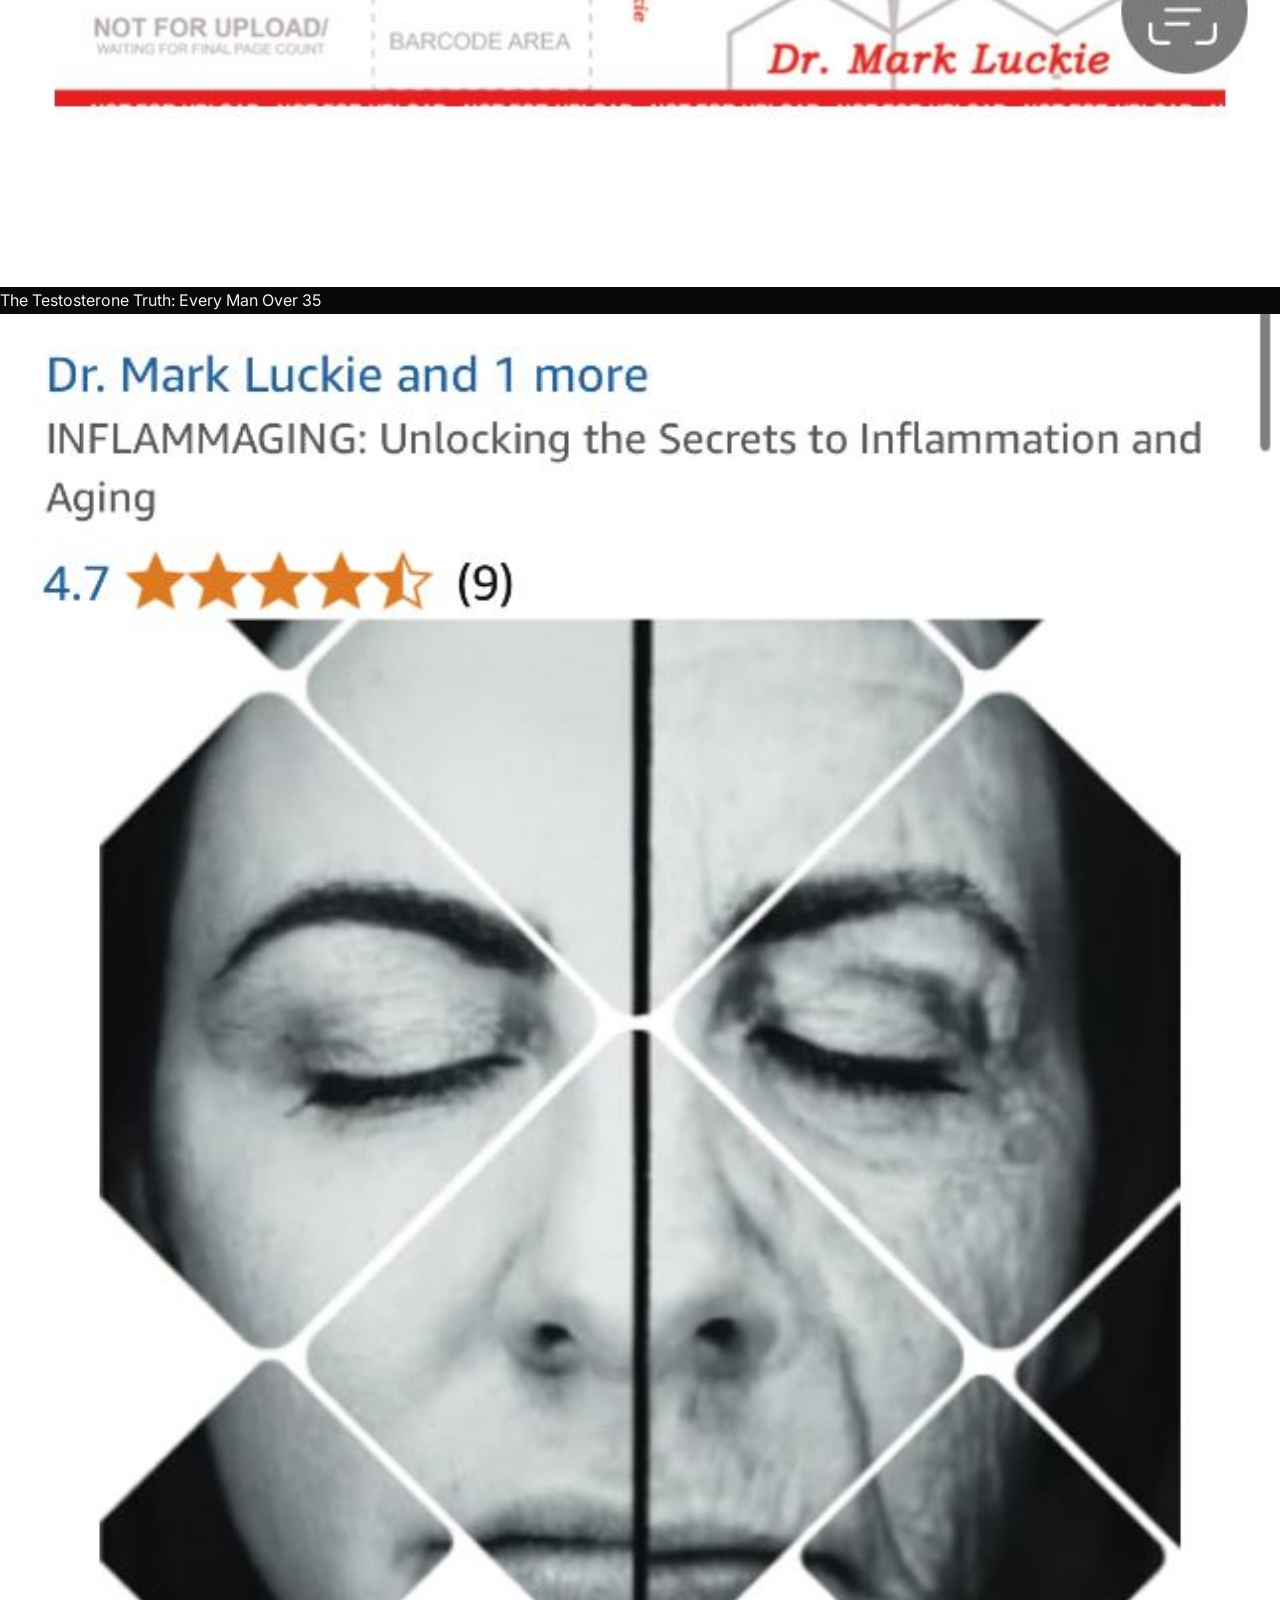
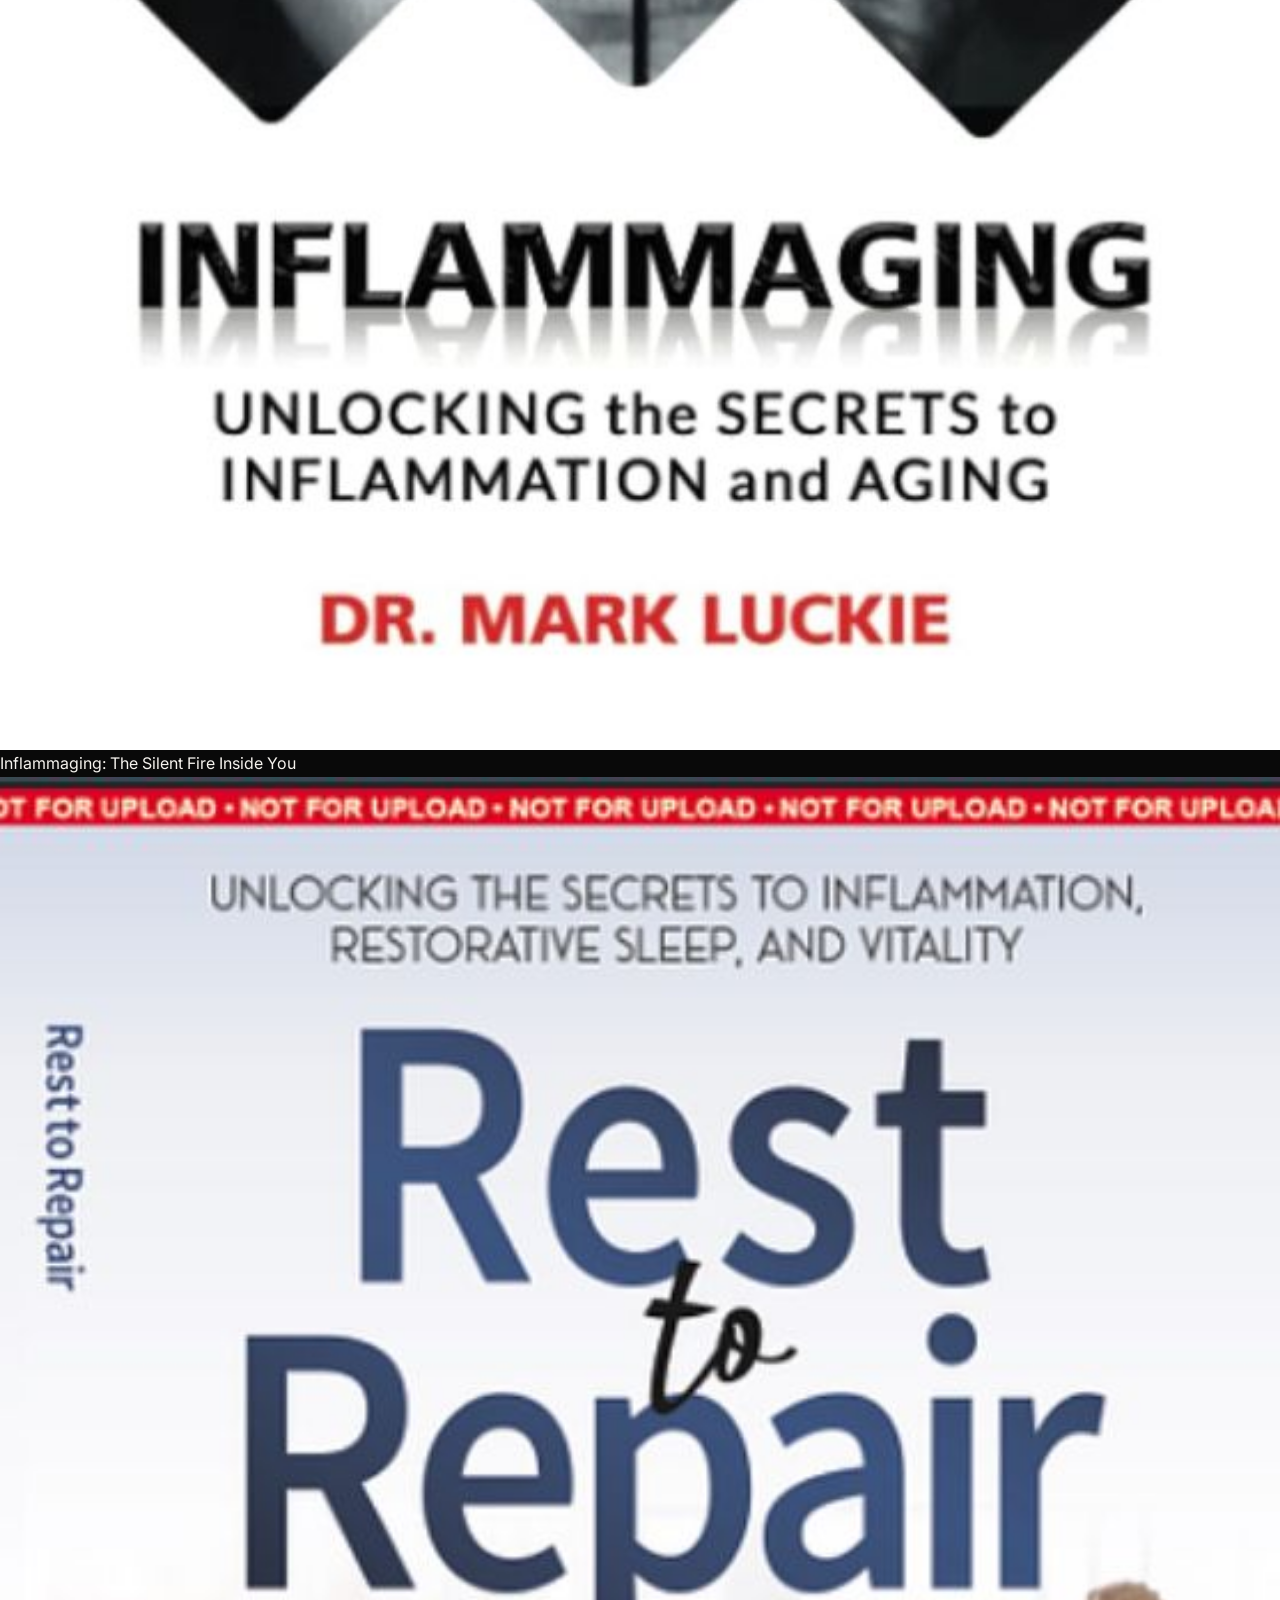
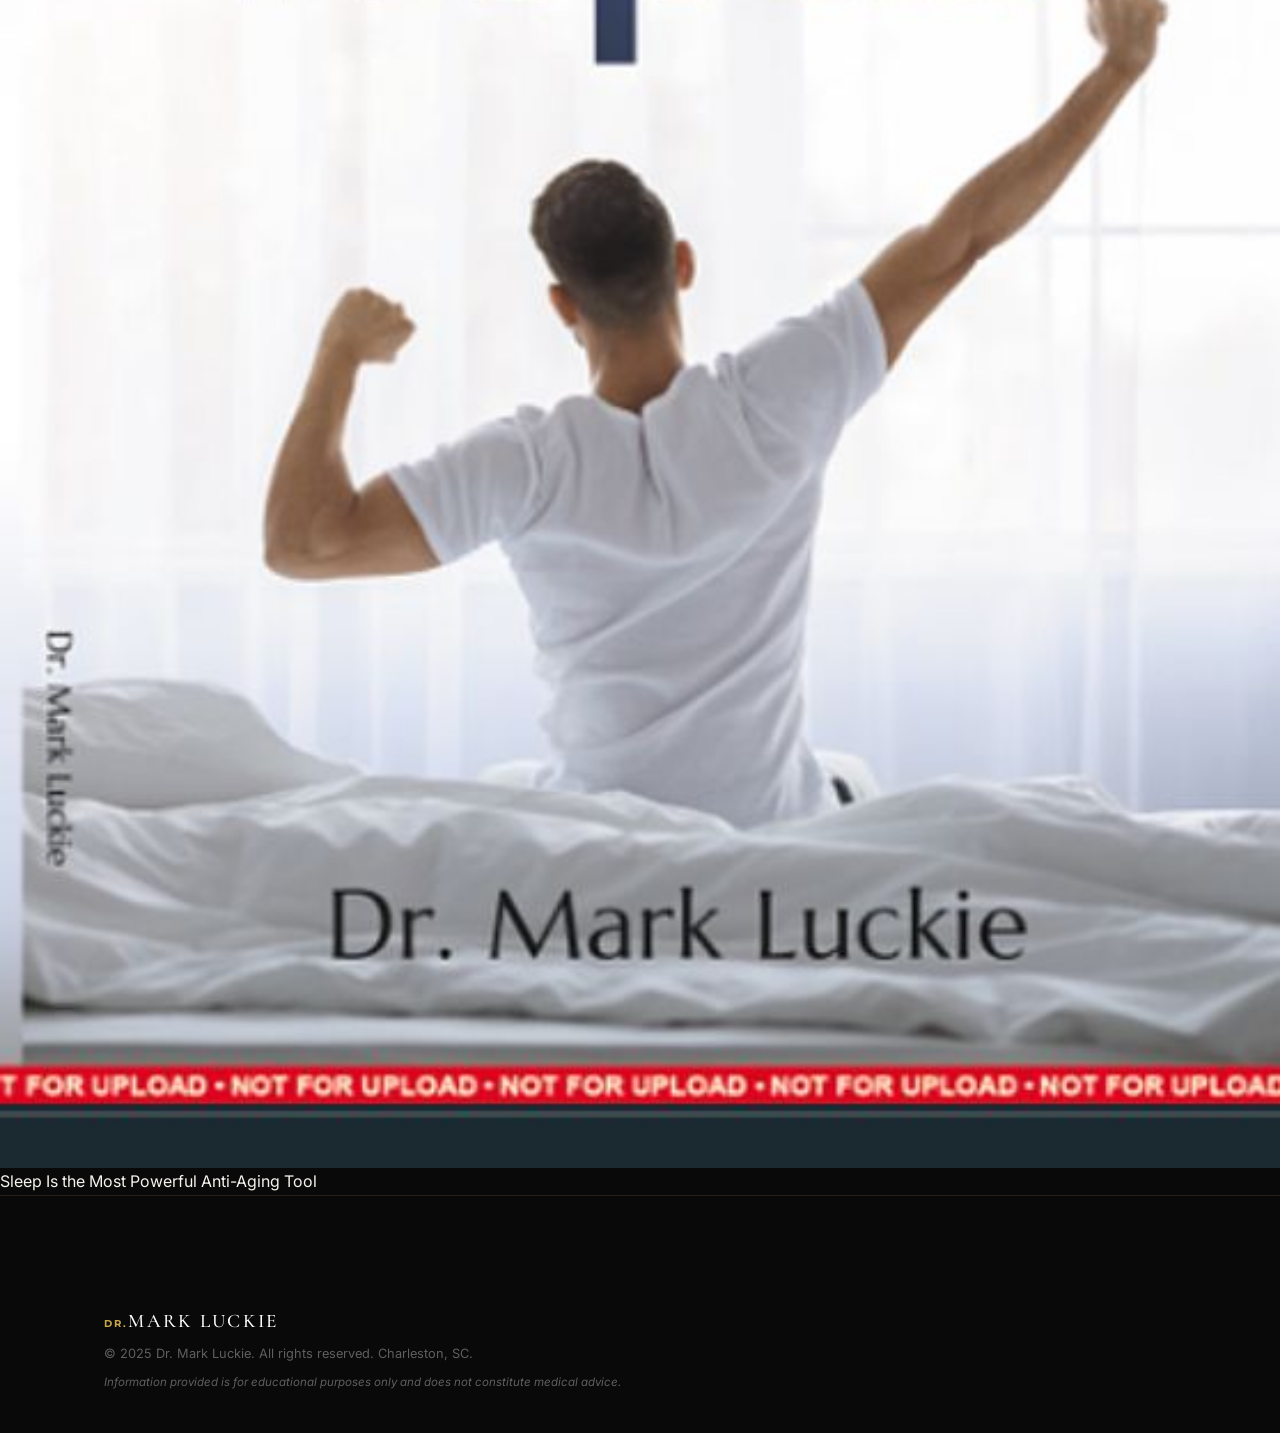
<file: blog/ceo-health-guide.html>
<!DOCTYPE html>
<html lang="en">
<head>
  <meta charset="UTF-8" />
  <meta name="viewport" content="width=device-width, initial-scale=1.0" />
  <title>The CEO's Complete Guide to Optimal Health & Peak Performance | Dr. Mark Luckie, DC</title>
  <meta name="description" content="High performance demands optimal health. Dr. Mark Luckie, DC shares the exact protocols top executives use to dominate in business and life without burning out." />
  <meta name="author" content="Dr. Mark Luckie, DC" />
  <meta name="robots" content="index, follow, max-snippet:-1, max-image-preview:large" />
  <meta name="theme-color" content="#090909" />
  <meta property="og:type" content="article" />
  <meta property="og:url" content="https://www.drmarkluckie.com/blog/ceo-health-guide.html" />
  <meta property="og:title" content="The CEO's Complete Guide to Optimal Health & Peak Performance" />
  <meta property="og:description" content="High performance demands optimal health. The exact protocols top executives use to dominate without burning out." />
  <meta property="og:image" content="../images/4VgGio6P.jpg" />
  <meta property="article:author" content="Dr. Mark Luckie, DC" />
  <meta property="article:published_time" content="2025-03-14" />
  <meta property="article:section" content="Performance" />
  <meta name="twitter:card" content="summary_large_image" />
  <meta name="twitter:title" content="CEO's Guide to Peak Performance — Dr. Mark Luckie, DC" />
  <meta name="twitter:image" content="../images/4VgGio6P.jpg" />
  <link rel="canonical" href="https://www.drmarkluckie.com/blog/ceo-health-guide.html" />
  <link rel="icon" type="image/svg+xml" href="data:image/svg+xml,<svg xmlns='http://www.w3.org/2000/svg' viewBox='0 0 100 100'><rect width='100' height='100' rx='12' fill='%23090909'/><text y='.9em' font-size='80' x='10' fill='%23C9A84C' font-family='serif' font-style='italic'>L</text></svg>" />
  <script type="application/ld+json">
  { "@context": "https://schema.org", "@type": "Article",
    "headline": "The CEO's Complete Guide to Optimal Health & Peak Performance",
    "image": "../images/4VgGio6P.jpg",
    "datePublished": "2025-03-14", "dateModified": "2025-03-17",
    "author": { "@type": "Person", "name": "Dr. Mark Luckie, DC", "url": "https://www.drmarkluckie.com" },
    "publisher": { "@type": "Organization", "name": "Dr. Mark Luckie — The Performance Doctor", "url": "https://www.drmarkluckie.com" },
    "mainEntityOfPage": { "@type": "WebPage", "@id": "https://www.drmarkluckie.com/blog/ceo-health-guide.html" },
    "keywords": "CEO health, peak performance, executive wellness, testosterone, energy, Dr Mark Luckie"
  }
  </script>
  <script type="application/ld+json">
  { "@context": "https://schema.org", "@type": "BreadcrumbList", "itemListElement": [
    { "@type": "ListItem", "position": 1, "name": "Home", "item": "https://www.drmarkluckie.com/" },
    { "@type": "ListItem", "position": 2, "name": "Blog", "item": "https://www.drmarkluckie.com/blog.html" },
    { "@type": "ListItem", "position": 3, "name": "CEO Health Guide", "item": "https://www.drmarkluckie.com/blog/ceo-health-guide.html" }
  ]}
  </script>
  <link rel="preconnect" href="https://fonts.googleapis.com" />
  <link rel="preconnect" href="https://fonts.gstatic.com" crossorigin />
  <link href="https://fonts.googleapis.com/css2?family=Cormorant+Garamond:ital,wght@0,300;0,400;0,600;1,300;1,400&family=Inter:wght@300;400;500;600&family=Montserrat:wght@300;400;500;600;700;800&display=swap" rel="stylesheet" />
  <link rel="stylesheet" href="https://cdn.jsdelivr.net/npm/@fortawesome/fontawesome-free@6.4.0/css/all.min.css" />
  <link rel="stylesheet" href="../css/style.css" />
  <link rel="stylesheet" href="../css/article.css" />
</head>
<body class="article-page">

  <nav id="navbar" class="scrolled">
    <div class="nav-inner">
      <a href="../index.html" class="nav-logo"><span class="logo-dr">DR.</span><span class="logo-name">MARK LUCKIE</span></a>
      <button class="hamburger" id="hamburger" aria-label="Menu"><span></span><span></span><span></span></button>
      <ul class="nav-links" id="navLinks">
        <li><a href="../index.html#about" class="nav-link">About</a></li>
        <li><a href="../services.html" class="nav-link">Services</a></li>
        <li><a href="../index.html#books" class="nav-link">Books</a></li>
        <li><a href="../index.html#speaking" class="nav-link">Speaking</a></li>
        <li><a href="../blog.html" class="nav-link active">Blog</a></li>
        <li><a href="../index.html#contact" class="nav-link nav-cta">Work With Me</a></li>
      </ul>
    </div>
  </nav>

  <div class="article-hero" style="background-image: url('../images/4VgGio6P.jpg')">
    <div class="article-hero-overlay"></div>
    <div class="article-hero-content">
      <div class="article-breadcrumb">
        <a href="../index.html">Home</a><i class="fas fa-chevron-right"></i>
        <a href="../blog.html">Blog</a><i class="fas fa-chevron-right"></i>
        <span>CEO Health Guide</span>
      </div>
      <span class="article-category-badge">Peak Performance</span>
      <h1>The CEO's Complete Guide<br /><em>to Optimal Health &amp;<br />Peak Performance</em></h1>
      <div class="article-meta-bar">
        <div class="article-author">
          <img src="../images/E9tn7e26.jpg" alt="Dr. Mark Luckie" />
          <div><strong>Dr. Mark Luckie, DC</strong><span>The Performance Doctor — DC, Author & Speaker</span></div>
        </div>
        <div class="article-meta-details">
          <span><i class="fas fa-calendar-alt"></i> February 20, 2025</span>
          <span><i class="fas fa-clock"></i> 10 min read</span>
          <span><i class="fas fa-briefcase"></i> Performance</span>
        </div>
      </div>
    </div>
  </div>

  <main class="article-layout">
    <article class="article-content">

      <div class="article-intro">
        <p class="drop-cap">You manage a multimillion-dollar company. You make high-stakes decisions before most people have finished their first cup of coffee. You're responsible for hundreds of jobs, relationships, and outcomes that matter. But when is the last time you treated your own body with the same level of rigor, strategy, and investment that you bring to your business? The truth most high performers won't admit: your greatest competitive advantage isn't your strategy, your team, or your capital. It's your biology.</p>
      </div>

      <div class="article-toc">
        <h4><i class="fas fa-list"></i> In This Article</h4>
        <ol>
          <li><a href="#biology-edge">The Biology of Peak Performance</a></li>
          <li><a href="#hormones">Hormones: The CEO's Hidden Superpower</a></li>
          <li><a href="#morning">The High-Performance Morning Protocol</a></li>
          <li><a href="#nutrition">Boardroom Nutrition: Eating for Cognitive Excellence</a></li>
          <li><a href="#sleep">Sleep Is Not a Luxury — It's a Strategy</a></li>
          <li><a href="#stress">Stress Optimization (Not Elimination)</a></li>
          <li><a href="#biohacks">5 Biohacks Top CEOs Use</a></li>
          <li><a href="#quarterly">Your Quarterly Health Audit</a></li>
        </ol>
      </div>

      <h2 id="biology-edge">The Biology of Peak Performance</h2>
      <p>High performers have always intuitively understood that physical and mental energy drive results. But the science of exactly <em>how</em> to optimize that energy has never been more clear — or more actionable. What separates the executives who thrive in their 50s and 60s from those who burn out isn't willpower or discipline alone. It's their biology.</p>
      <p>Specifically: <strong>hormonal balance, mitochondrial function, inflammation status, and sleep quality</strong> determine the bandwidth you have to think, decide, create, and lead. When these four systems are optimized, you experience what patients describe as being "back in the zone" — the state where everything feels effortless, where great ideas flow, where fatigue isn't a factor.</p>

      <div class="article-callout callout-gold">
        <i class="fas fa-chart-line"></i>
        <div>
          <strong>The Performance Equation:</strong> Optimal Hormones + Minimal Inflammation + Deep Sleep + Strong Mitochondria = Unstoppable Executive Performance.
        </div>
      </div>

      <h2 id="hormones">Hormones: The CEO's Hidden Superpower</h2>
      <p>I've worked with dozens of executives over the years, and the pattern is always the same: a high-achieving man in his late 40s or 50s walks in looking tired, a little soft, mentally foggy, and lacking the drive that defined his 30s. He's still performing — but barely. He's running on empty. And in almost every case, the root cause is the same: low testosterone.</p>
      <p>Testosterone is not just a "sex hormone." It is the dominant driver of:</p>
      <ul class="styled-list">
        <li><i class="fas fa-bolt"></i> <strong>Energy and drive</strong> — the motivational engine that makes you want to attack the day</li>
        <li><i class="fas fa-brain"></i> <strong>Cognitive performance</strong> — focus, decision-making speed, and mental clarity</li>
        <li><i class="fas fa-dumbbell"></i> <strong>Body composition</strong> — muscle mass, fat distribution, and metabolic rate</li>
        <li><i class="fas fa-shield-alt"></i> <strong>Stress resilience</strong> — the ability to stay calm under pressure</li>
        <li><i class="fas fa-heart"></i> <strong>Cardiovascular health</strong> — cardiac output and arterial flexibility</li>
        <li><i class="fas fa-fire-alt"></i> <strong>Anti-inflammation</strong> — testosterone is one of the body's most powerful natural anti-inflammatory agents</li>
      </ul>
      <p>After age 30, testosterone drops approximately 1-2% per year. By 50, many men are operating at 30-40% below their peak levels. The result is a slow fade that gets normalized as "aging" — when in reality, it's a treatable hormonal condition.</p>

      <h2 id="morning">The High-Performance Morning Protocol</h2>
      <p>How you start the morning sets the neurochemical and hormonal tone for everything that follows. Here is the morning protocol I personally follow and prescribe to executive patients:</p>

      <div class="protocol-steps">
        <div class="protocol-step">
          <div class="step-number">5:30</div>
          <div class="step-content">
            <h4>Wake Without an Alarm (When Possible)</h4>
            <p>Alarm-forced waking spikes cortisol unnecessarily. Optimize your sleep schedule so your body naturally wakes at the right time in your sleep cycle. Use a sleep tracker to identify your natural rhythm.</p>
          </div>
        </div>
        <div class="protocol-step">
          <div class="step-number">5:35</div>
          <div class="step-content">
            <h4>No Phone for the First 30 Minutes</h4>
            <p>Your brain is in a neuroplastic state upon waking. The first input it receives shapes your entire cognitive day. Reactive email is the enemy of strategic thinking. Protect this window fiercely.</p>
          </div>
        </div>
        <div class="protocol-step">
          <div class="step-number">5:45</div>
          <div class="step-content">
            <h4>Hydrate First, Coffee Second</h4>
            <p>16-32 oz of water with a pinch of sea salt and a squeeze of lemon before any caffeine. Dehydration — even mild — degrades cognitive performance by up to 13%. Salt restores electrolytes lost overnight.</p>
          </div>
        </div>
        <div class="protocol-step">
          <div class="step-number">6:00</div>
          <div class="step-content">
            <h4>Morning Sunlight</h4>
            <p>10-20 minutes of direct morning sunlight sets your circadian clock, spikes cortisol (the good morning kind), and boosts serotonin production. This single habit dramatically improves sleep quality 14-16 hours later.</p>
          </div>
        </div>
        <div class="protocol-step">
          <div class="step-number">6:20</div>
          <div class="step-content">
            <h4>Movement: Resistance or Zone 2</h4>
            <p>Minimum 30-45 minutes. Resistance training 3x/week; Zone 2 cardio (conversational pace) the remaining days. Both reduce inflammation, boost BDNF (brain growth factor), and optimize hormonal balance.</p>
          </div>
        </div>
        <div class="protocol-step">
          <div class="step-number">7:15</div>
          <div class="step-content">
            <h4>High-Protein Breakfast</h4>
            <p>40-50g of protein within an hour of waking. Protein triggers satiety hormones, prevents blood sugar spikes, and provides the amino acids needed for neurotransmitter synthesis. Eggs, smoked salmon, or a quality protein shake.</p>
          </div>
        </div>
        <div class="protocol-step">
          <div class="step-number">7:45</div>
          <div class="step-content">
            <h4>Morning Stack</h4>
            <p>Omega-3s (2g EPA/DHA), Vitamin D3 + K2, Magnesium glycinate, and any prescribed hormonal protocols. Consistency here compounds powerfully over weeks and months.</p>
          </div>
        </div>
      </div>

      <h2 id="nutrition">Boardroom Nutrition: Eating for Cognitive Excellence</h2>
      <p>The executive's biggest enemy at the boardroom table isn't competition — it's the post-lunch blood sugar crash that turns a sharp, decisive leader into a foggy, irritable, decision-fatigued version of himself. Here's how to eliminate that entirely:</p>
      <div class="numbered-list">
        <div class="numbered-item">
          <span class="num">01</span>
          <div><h4>Prioritize protein at every meal</h4><p>Target 1g of protein per pound of lean body mass daily. Protein keeps blood sugar stable and provides the building blocks for hormones and neurotransmitters.</p></div>
        </div>
        <div class="numbered-item">
          <span class="num">02</span>
          <div><h4>Eat fat for brain power</h4><p>Your brain is 60% fat. Avocado, olive oil, fatty fish, nuts, and eggs are rocket fuel for the executive brain. Don't fear fat — fear processed carbohydrates.</p></div>
        </div>
        <div class="numbered-item">
          <span class="num">03</span>
          <div><h4>Keep lunch low-carb</h4><p>High-carb midday meals cause insulin spikes followed by crashes — the primary cause of afternoon cognitive fog. Keep lunch protein + vegetables + healthy fat.</p></div>
        </div>
        <div class="numbered-item">
          <span class="num">04</span>
          <div><h4>Strategic caffeine timing</h4><p>Delay your first coffee until 90-120 minutes after waking (after adenosine clears naturally). Cut off caffeine by 1pm to protect sleep architecture.</p></div>
        </div>
        <div class="numbered-item">
          <span class="num">05</span>
          <div><h4>Intermittent fasting for insulin sensitivity</h4><p>A 16:8 eating window (eat between noon and 8pm) dramatically improves insulin sensitivity, reduces inflammation, and triggers cellular autophagy — the body's self-cleaning mechanism.</p></div>
        </div>
      </div>

      <h2 id="sleep">Sleep Is Not a Luxury — It's a Strategy</h2>
      <p>I hear it constantly from executives: "I'll sleep when I'm dead." This attitude is literally accelerating that outcome. Sleep deprivation is not a badge of honor — it's a cognitive and biological liability. Here's what actually happens when you're chronically sleep-deprived:</p>
      <ul class="styled-list">
        <li><i class="fas fa-times-circle"></i> Decision-making quality drops to match that of a legally intoxicated person after 17 hours awake</li>
        <li><i class="fas fa-times-circle"></i> Testosterone levels drop 10-15% after just one week of sleeping 5 hours/night</li>
        <li><i class="fas fa-times-circle"></i> Cortisol rises, amplifying inflammation and accelerating biological aging</li>
        <li><i class="fas fa-times-circle"></i> Memory consolidation fails — reducing retention of everything learned that day</li>
        <li><i class="fas fa-times-circle"></i> Emotional regulation deteriorates — making you reactive, irritable, and less able to lead</li>
      </ul>
      <p>The executives I work with who commit to 7.5-9 hours of quality sleep consistently report sharper thinking, better mood, more energy, and — critically — better business results within 60 days.</p>

      <h2 id="stress">Stress Optimization (Not Elimination)</h2>
      <p>The goal is not to eliminate stress — it's to build resilience so that the same stressors produce a smaller physiological response. Key strategies include:</p>
      <div class="article-list-grid">
        <div class="list-grid-item">
          <div class="list-grid-icon"><i class="fas fa-lungs"></i></div>
          <h4>Box Breathing</h4>
          <p>4 counts in, 4 hold, 4 out, 4 hold. Used by Navy SEALs under fire. Immediately activates the parasympathetic system and lowers cortisol.</p>
        </div>
        <div class="list-grid-item">
          <div class="list-grid-icon"><i class="fas fa-tint"></i></div>
          <h4>Cold Exposure</h4>
          <p>Cold showers or cold plunge (3-5 min at 50-60°F) dramatically reduce cortisol, boost norepinephrine by 300%, and build stress tolerance.</p>
        </div>
        <div class="list-grid-item">
          <div class="list-grid-icon"><i class="fas fa-pray"></i></div>
          <h4>Mindfulness / Non-Sleep Deep Rest</h4>
          <p>10-20 minutes of focused breathing or NSDR (yoga nidra) after lunch restores cognitive function better than a nap and reduces cortisol significantly.</p>
        </div>
        <div class="list-grid-item">
          <div class="list-grid-icon"><i class="fas fa-sun"></i></div>
          <h4>Red Light Therapy</h4>
          <p>15-20 minutes of full-body photobiomodulation reduces systemic inflammation, enhances mitochondrial function, and produces profound anti-stress effects.</p>
        </div>
      </div>

      <h2 id="biohacks">5 Biohacks Top CEOs Are Using Right Now</h2>
      <div class="numbered-list">
        <div class="numbered-item"><span class="num">01</span><div><h4>Optimized Testosterone Replacement Therapy (TRT)</h4><p>Physician-supervised, precision-dosed TRT is the single most impactful intervention for men over 40. The changes in energy, cognition, body composition, and mood are nothing short of life-changing.</p></div></div>
        <div class="numbered-item"><span class="num">02</span><div><h4>Continuous Glucose Monitoring (CGM)</h4><p>Wearing a CGM for 30-90 days reveals exactly how your body responds to different foods and stressors. The data is shocking and actionable. Most executives immediately eliminate several foods that were wrecking their performance.</p></div></div>
        <div class="numbered-item"><span class="num">03</span><div><h4>Red Light Therapy Panels</h4><p>Medical-grade RLT panels in the office or at home provide daily anti-inflammatory, energy-boosting, and cognitive enhancement benefits with zero side effects and zero downtime.</p></div></div>
        <div class="numbered-item"><span class="num">04</span><div><h4>Advanced Supplement Stacks</h4><p>Beyond standard vitamins: NMN or NR for NAD+ support, berberine for insulin sensitivity, ashwagandha for cortisol modulation, and peptides for cellular repair under physician guidance.</p></div></div>
        <div class="numbered-item"><span class="num">05</span><div><h4>Annual Comprehensive Lab Panel</h4><p>Most executives would never run a business without financial statements. Yet they run their bodies without any data. Annual deep-dive labs — hormones, inflammatory markers, metabolic panel, nutrient status — change everything.</p></div></div>
      </div>

      <h2 id="quarterly">Your Quarterly Health Audit</h2>
      <p>Every quarter, review these six health metrics the same way you review business KPIs:</p>
      <div class="day-plan">
        <div class="day-item"><span class="day-label">Energy</span><p>Rate your daily energy levels 1-10. Is it consistent? Do you have 3pm crashes? Are you waking feeling rested? Any drop below 7 warrants investigation.</p></div>
        <div class="day-item"><span class="day-label">Cognition</span><p>Are you as sharp as six months ago? How's your memory, focus, and creative problem-solving? Cognitive decline is insidious and must be caught early.</p></div>
        <div class="day-item"><span class="day-label">Body Composition</span><p>Not weight — composition. A DEXA scan quarterly shows your muscle-to-fat ratio with precision. Muscle mass is the number one predictor of longevity.</p></div>
        <div class="day-item"><span class="day-label">Sleep Quality</span><p>Not just quantity — quality. Are you getting sufficient deep sleep and REM? A sleep tracker provides data that changes behavior instantly.</p></div>
        <div class="day-item"><span class="day-label">Lab Markers</span><p>Testosterone, DHEA, hsCRP, HbA1c, lipid panel, thyroid, vitamin D, ferritin. These numbers tell the truth even when you feel fine.</p></div>
        <div class="day-item"><span class="day-label">Libido & Vitality</span><p>This is the barometer most men ignore but shouldn't. Drive and vitality are direct measures of hormonal health. If it's low, something else is wrong.</p></div>
      </div>

      <div class="article-cta-box">
        <h3>Ready to Operate at Your Biological Peak?</h3>
        <p>Dr. Luckie works with executives and high performers who refuse to accept a degraded version of themselves. His comprehensive protocol addresses hormones, inflammation, sleep, and nutrition — all under one roof in Charleston, SC or via telehealth.</p>
        <div class="article-cta-actions">
          <a href="../index.html#contact" class="btn btn-primary">Book Your Executive Health Consultation</a>
          <a href="../services.html" class="btn btn-ghost">View All Services</a>
        </div>
      </div>

    </article>

    <aside class="article-sidebar">
      <div class="sidebar-author">
        <img src="../images/E9tn7e26.jpg" alt="Dr. Mark Luckie" />
        <h4>Dr. Mark Luckie, DC</h4>
        <p>Regenerative medicine specialist and peak performance coach to executives across the country. Based in Charleston, SC.</p>
        <a href="../index.html#contact" class="btn btn-primary btn-sm">Work With Dr. Luckie</a>
      </div>

      <div class="sidebar-books">
        <h4>Recommended Books</h4>
        <a href="../index.html#books" class="sidebar-book">
          <img src="../images/WQ1BdKvq.jpg" alt="Testosterone" />
          <div><strong>Testosterone</strong><span>Be Better in the Boardroom, Bedroom and Ball-Field</span></div>
        </a>
        <a href="../index.html#books" class="sidebar-book">
          <img src="../images/qoc3GZsZ.jpg" alt="INFLAMMAGING" />
          <div><strong>INFLAMMAGING</strong><span>Stop inflammation. Stop aging.</span></div>
        </a>
      </div>

      <div class="sidebar-cta">
        <h4>Get Dr. Luckie's Weekly Insights</h4>
        <p>Performance science for high achievers. Free weekly newsletter.</p>
        <form class="sidebar-newsletter" id="sidebarNewsletter2">
          <input type="email" placeholder="Your email address" required />
          <button type="submit" class="btn btn-primary btn-full">Subscribe Free</button>
        </form>
      </div>

      <div class="sidebar-articles">
        <h4>More Articles</h4>
        <a href="testosterone-truth.html" class="sidebar-article-link">
          <img src="../images/WQ1BdKvq.jpg" alt="" />
          <span>The Testosterone Truth: Every Man Over 35</span>
        </a>
        <a href="inflammaging-explained.html" class="sidebar-article-link">
          <img src="../images/qoc3GZsZ.jpg" alt="" />
          <span>Inflammaging: The Silent Fire Inside You</span>
        </a>
        <a href="sleep-science.html" class="sidebar-article-link">
          <img src="../images/2E8Xk0Lb.jpg" alt="" />
          <span>Sleep Is the Most Powerful Anti-Aging Tool</span>
        </a>
      </div>
    </aside>
  </main>

  <footer id="footer">
    <div class="container">
      <div class="footer-bottom" style="border-top: none; padding-top: 2rem;">
        <p><a href="../index.html" class="footer-logo" style="font-size:1rem;"><span class="logo-dr">DR.</span><span class="logo-name">MARK LUCKIE</span></a></p>
        <p>&copy; 2025 Dr. Mark Luckie. All rights reserved. Charleston, SC.</p>
        <p class="footer-disclaimer">Information provided is for educational purposes only and does not constitute medical advice.</p>
      </div>
    </div>
  </footer>

  <script src="../js/main.js"></script>
  <script>
    document.getElementById('sidebarNewsletter2')?.addEventListener('submit', async function(e) {
      e.preventDefault();
      const email = this.querySelector('input').value;
      try {
        await fetch('../tables/newsletter_subscribers', {
          method: 'POST', headers: {'Content-Type': 'application/json'},
          body: JSON.stringify({ email, source: 'blog', active: true })
        });
      } catch(err) {}
      this.innerHTML = '<p style="color:var(--gold);font-weight:600;text-align:center;">✓ You\'re subscribed!</p>';
    });
  </script>
</body>
</html>
</file>
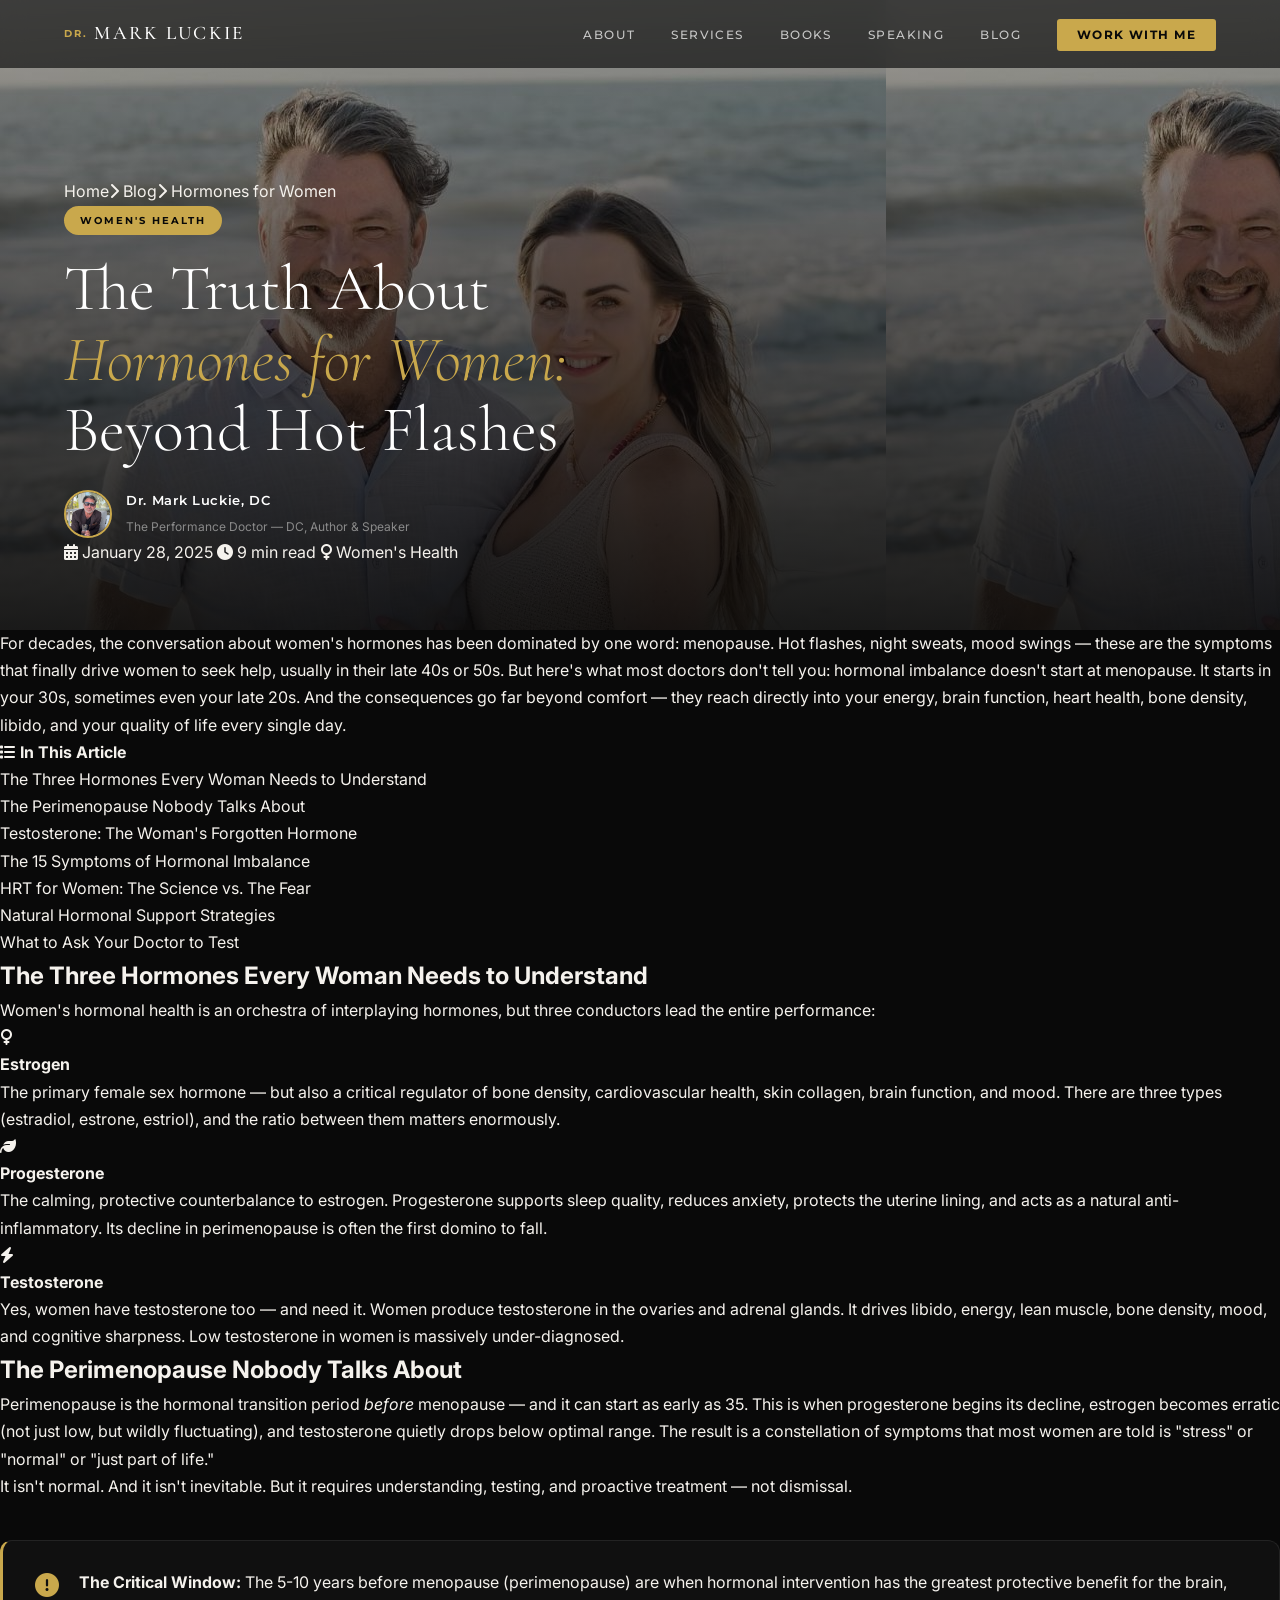
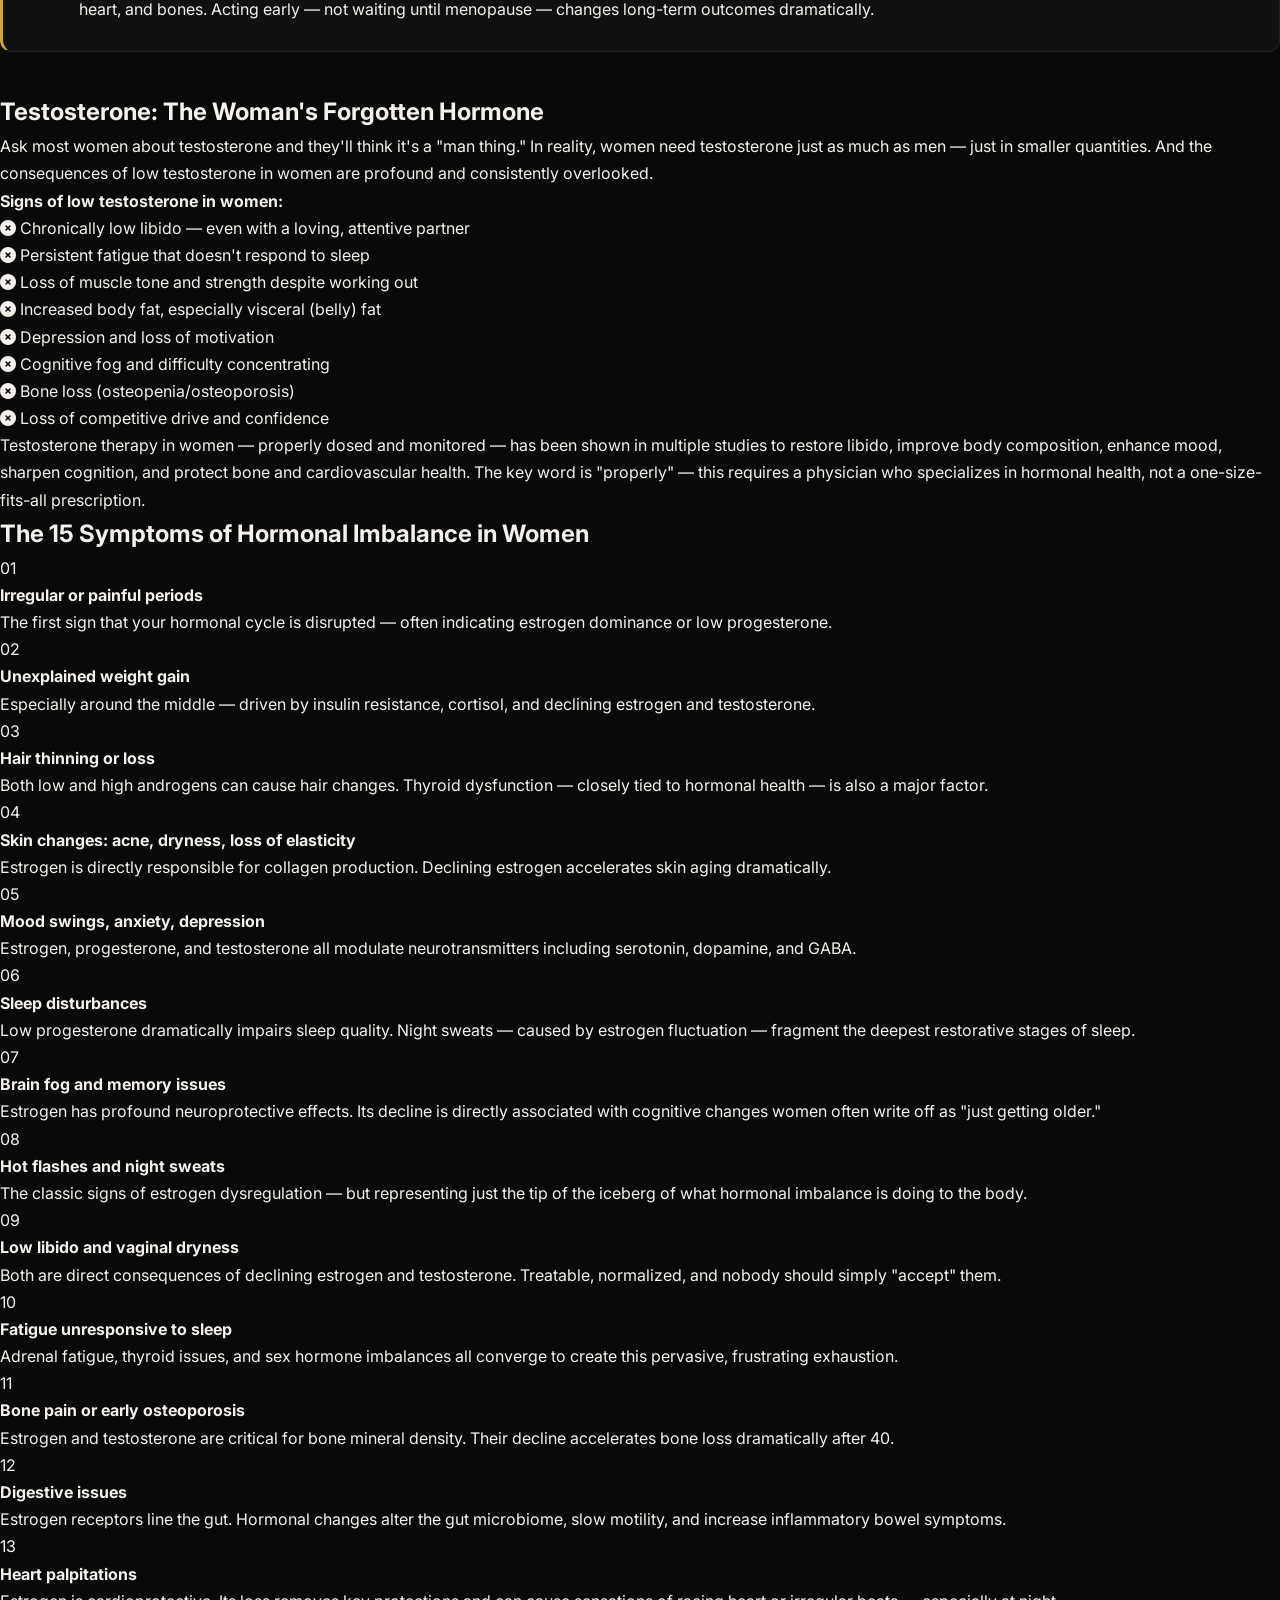
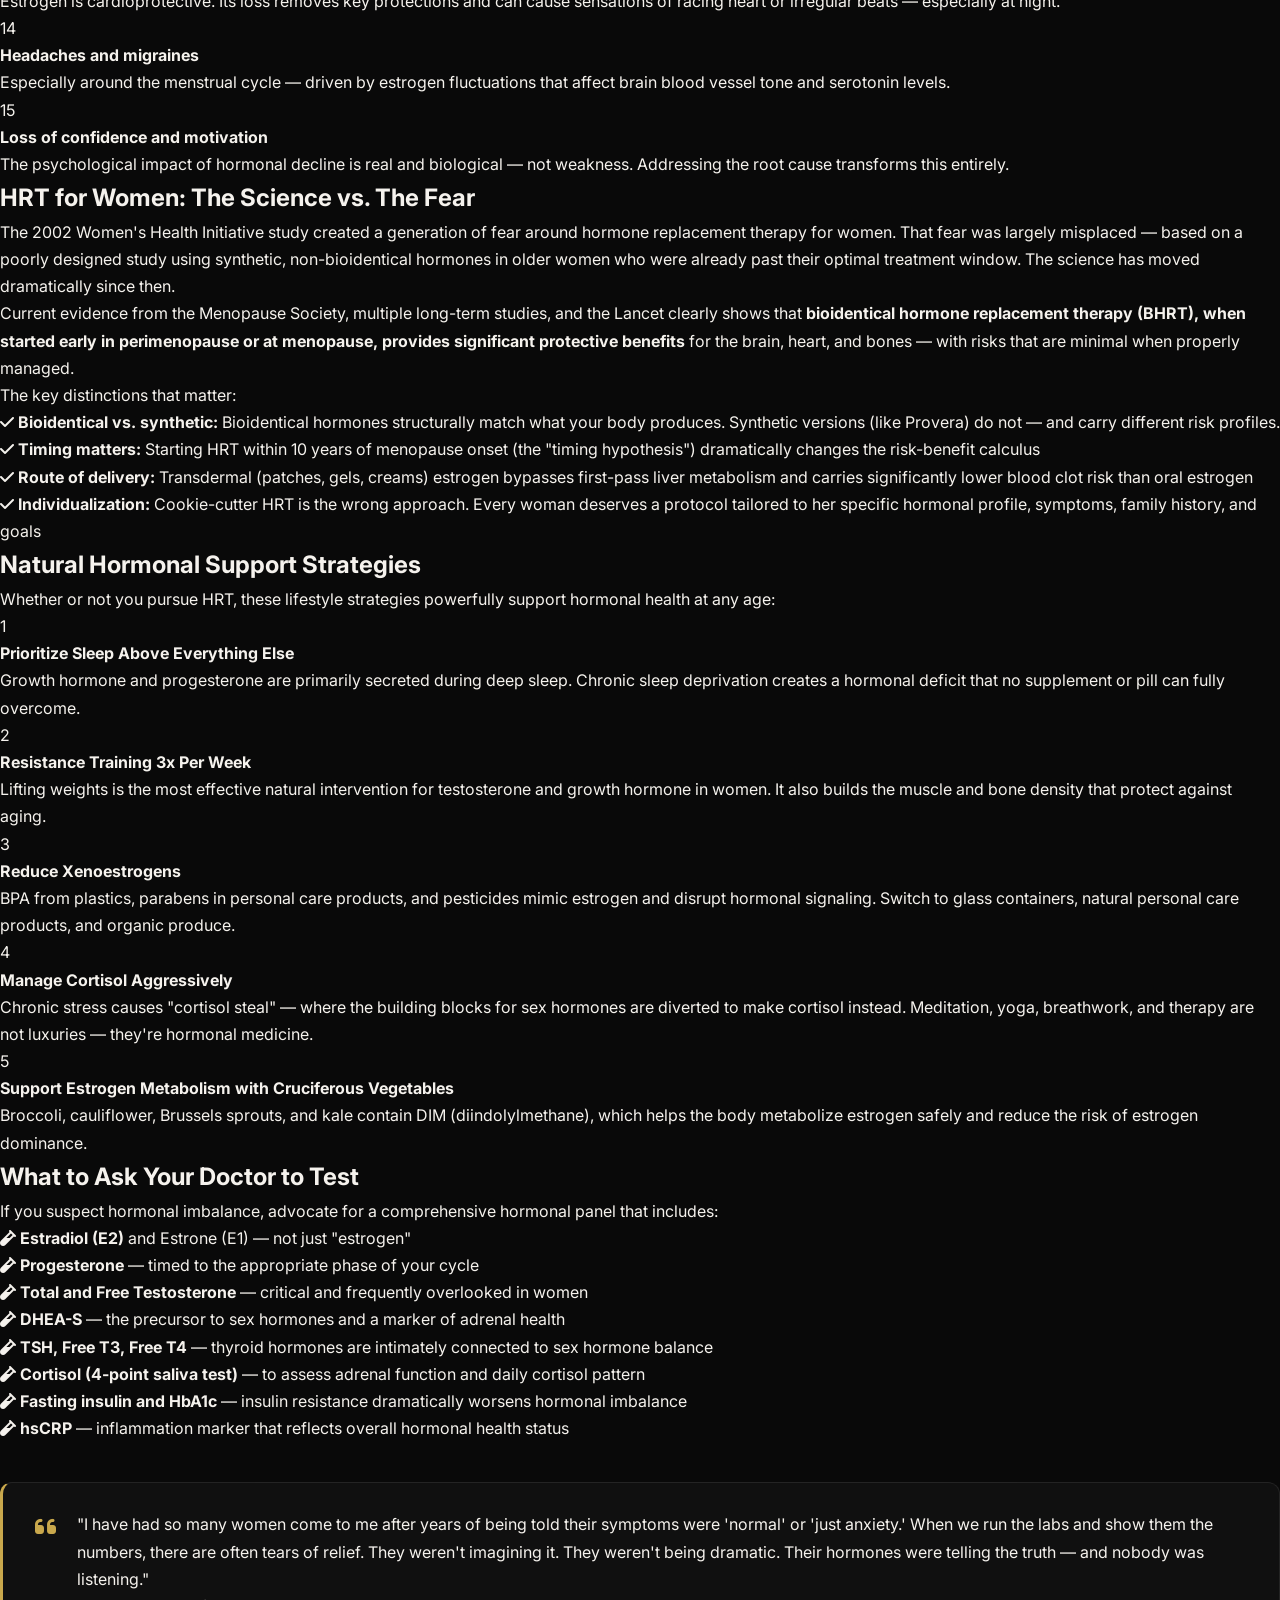
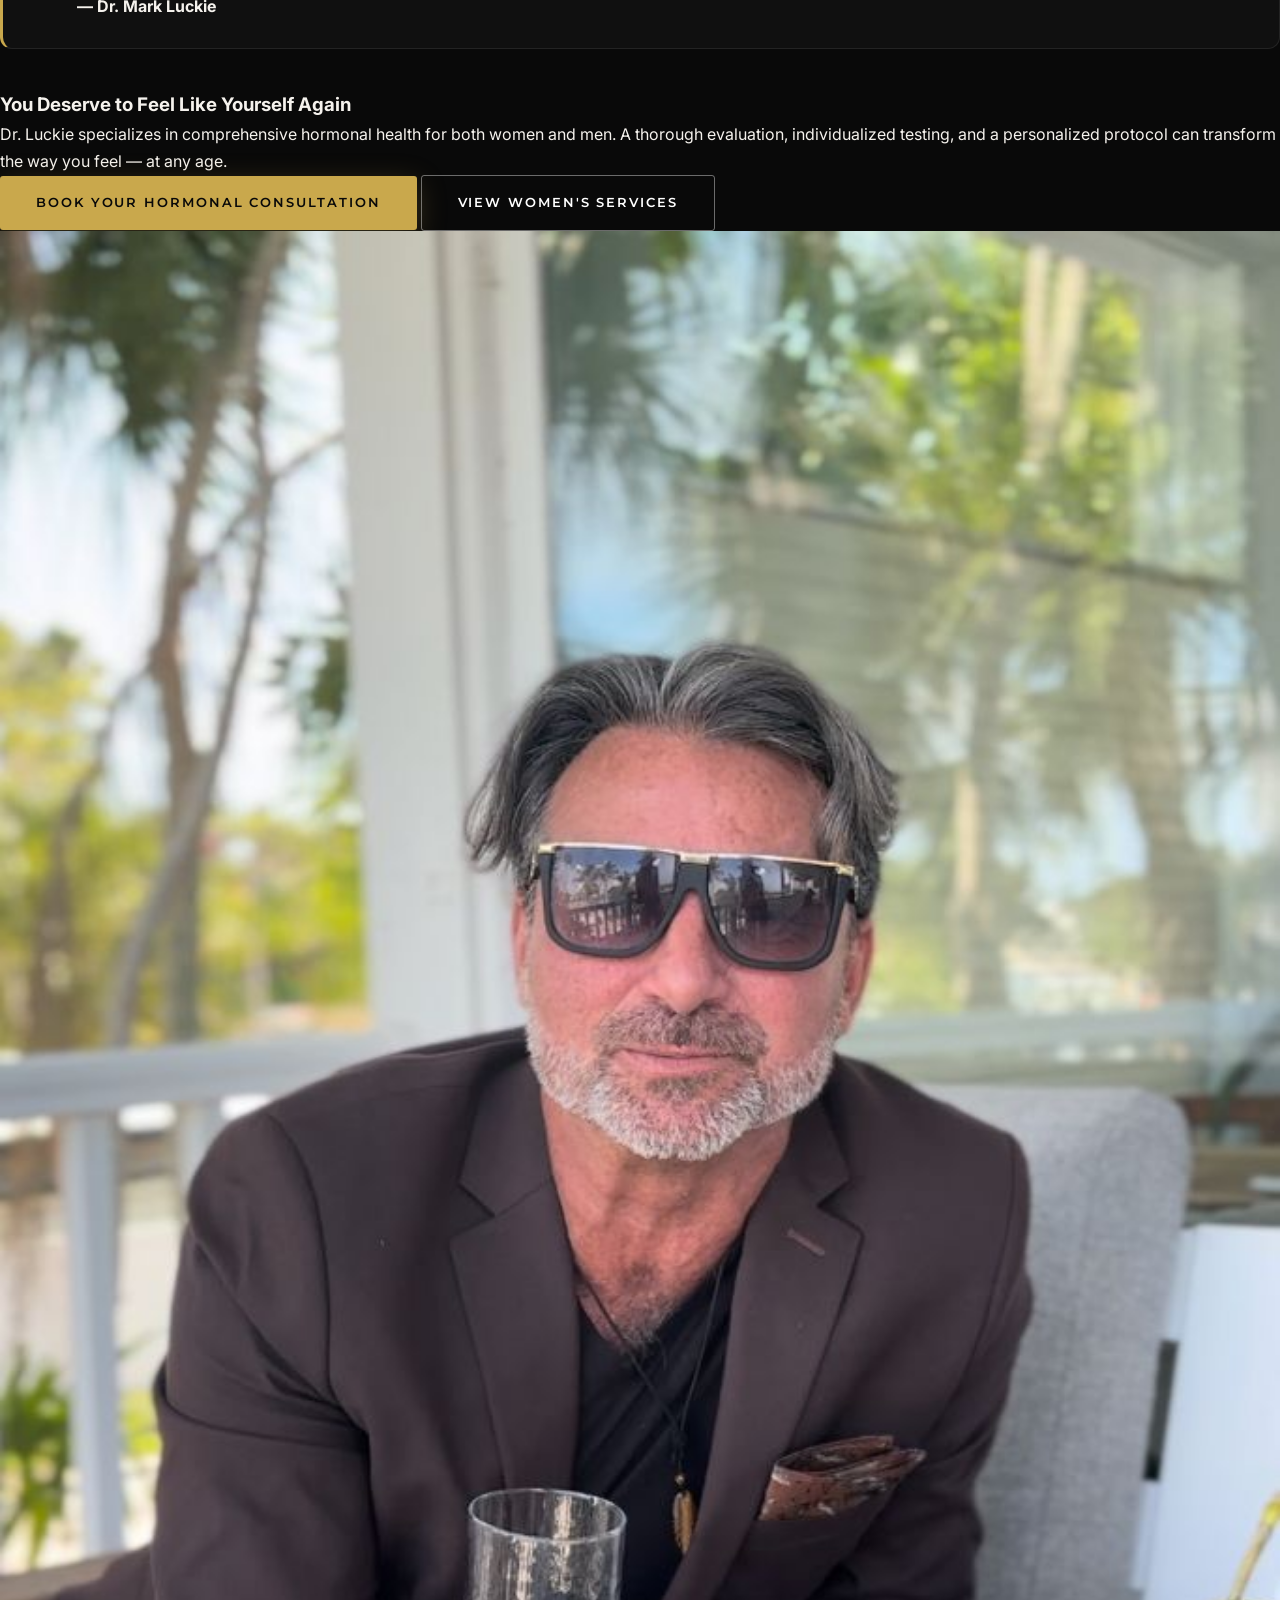
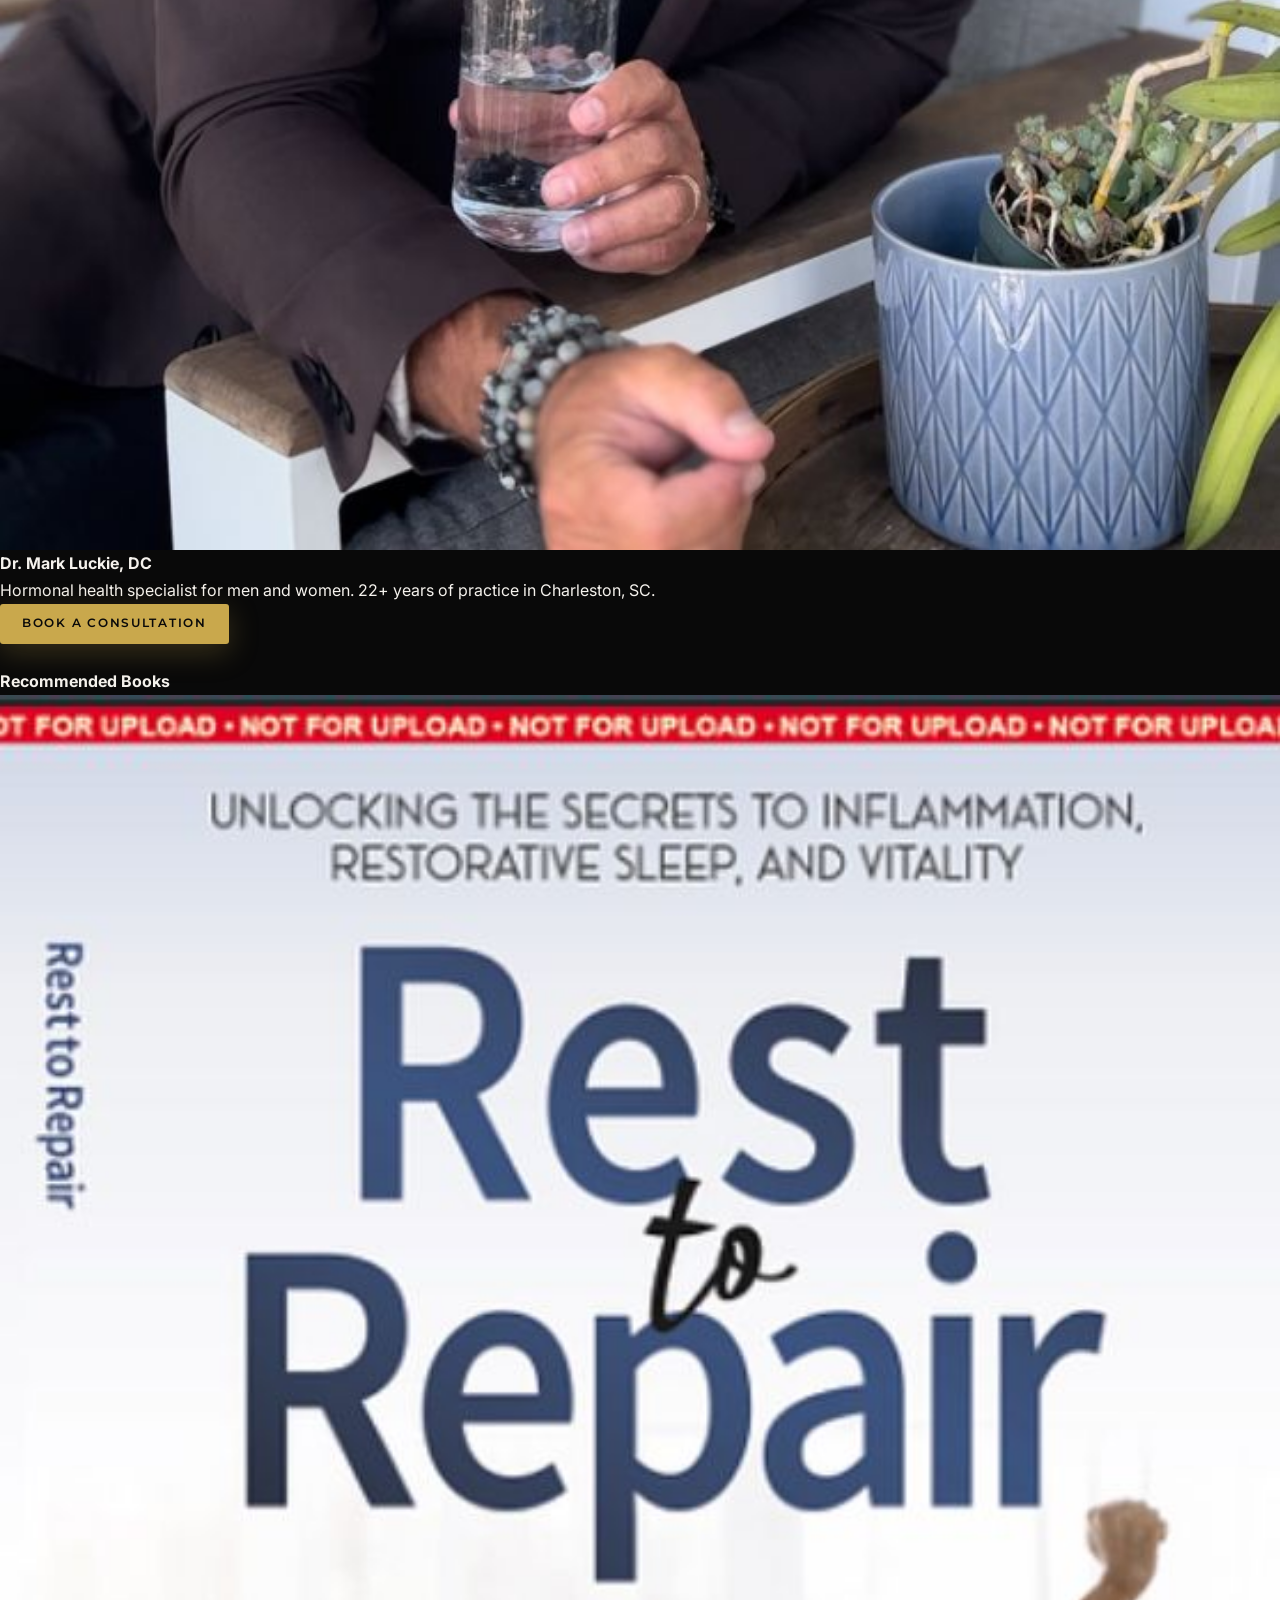
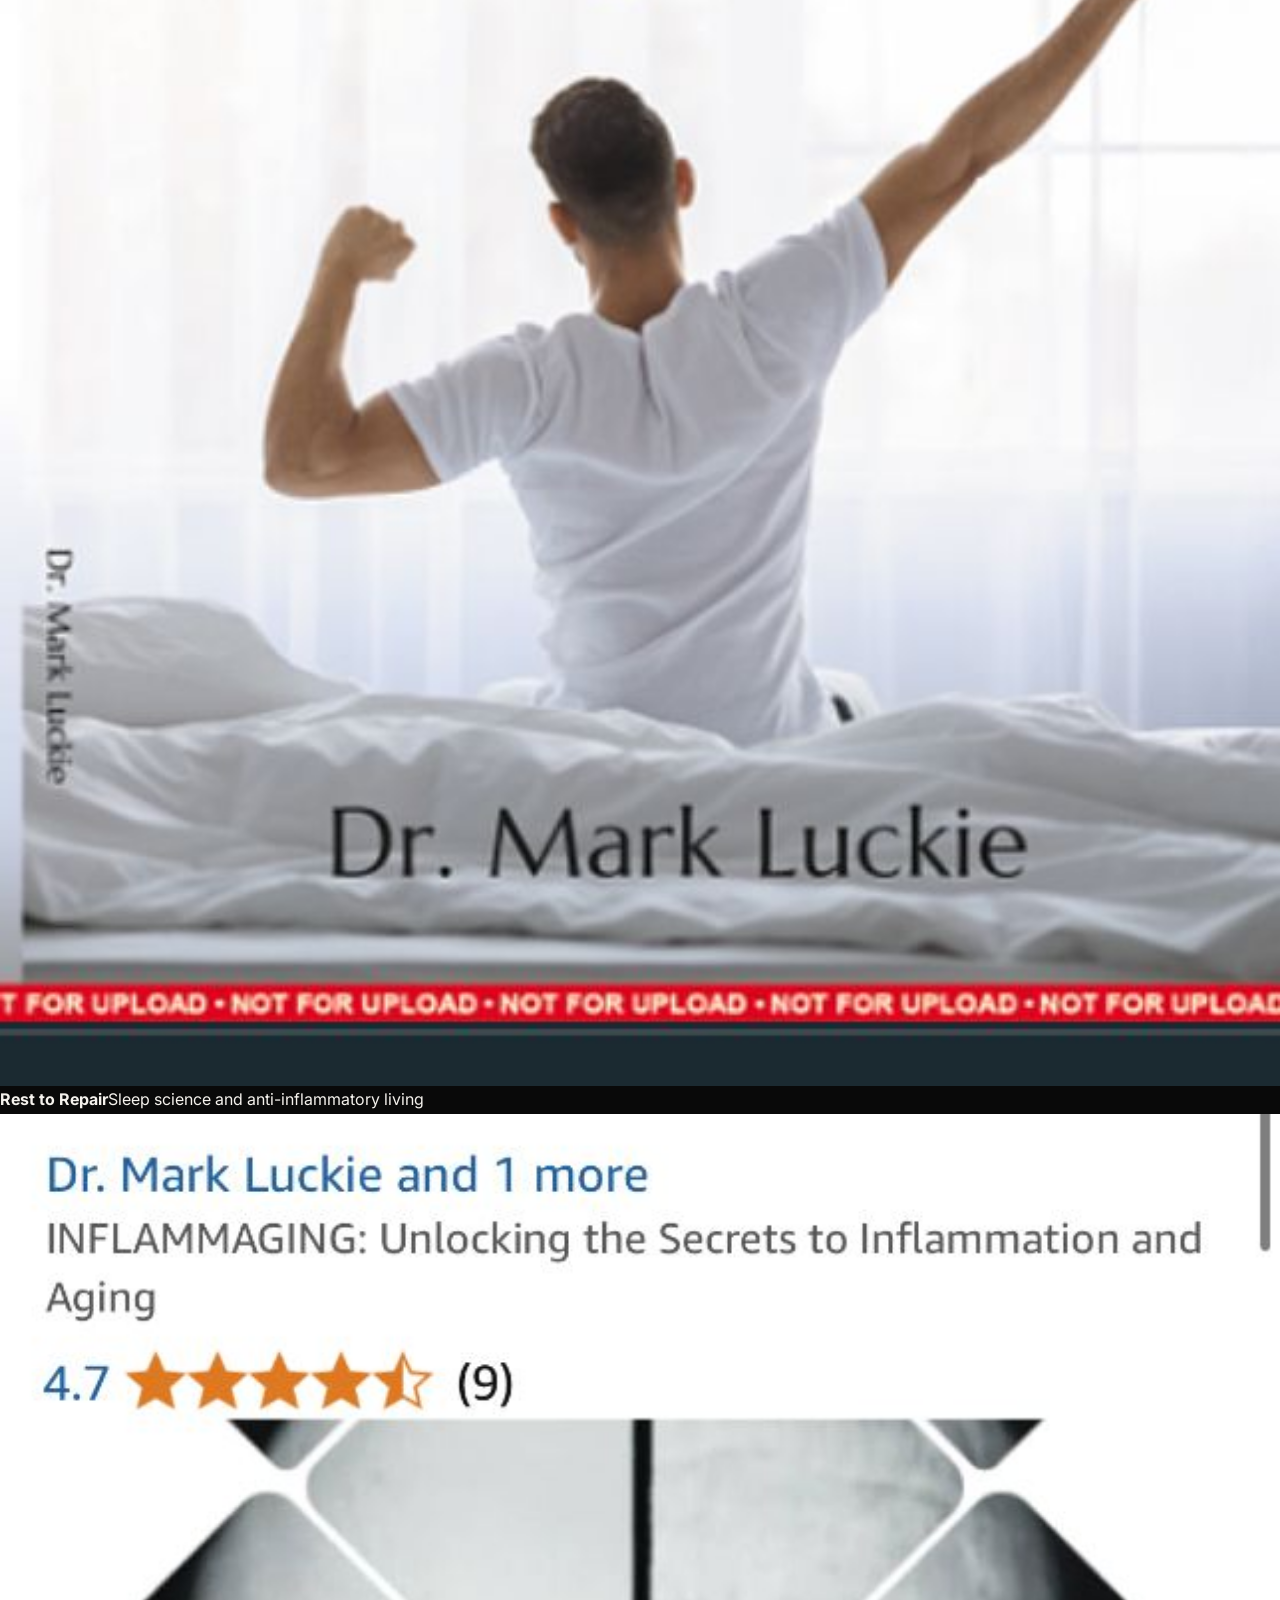
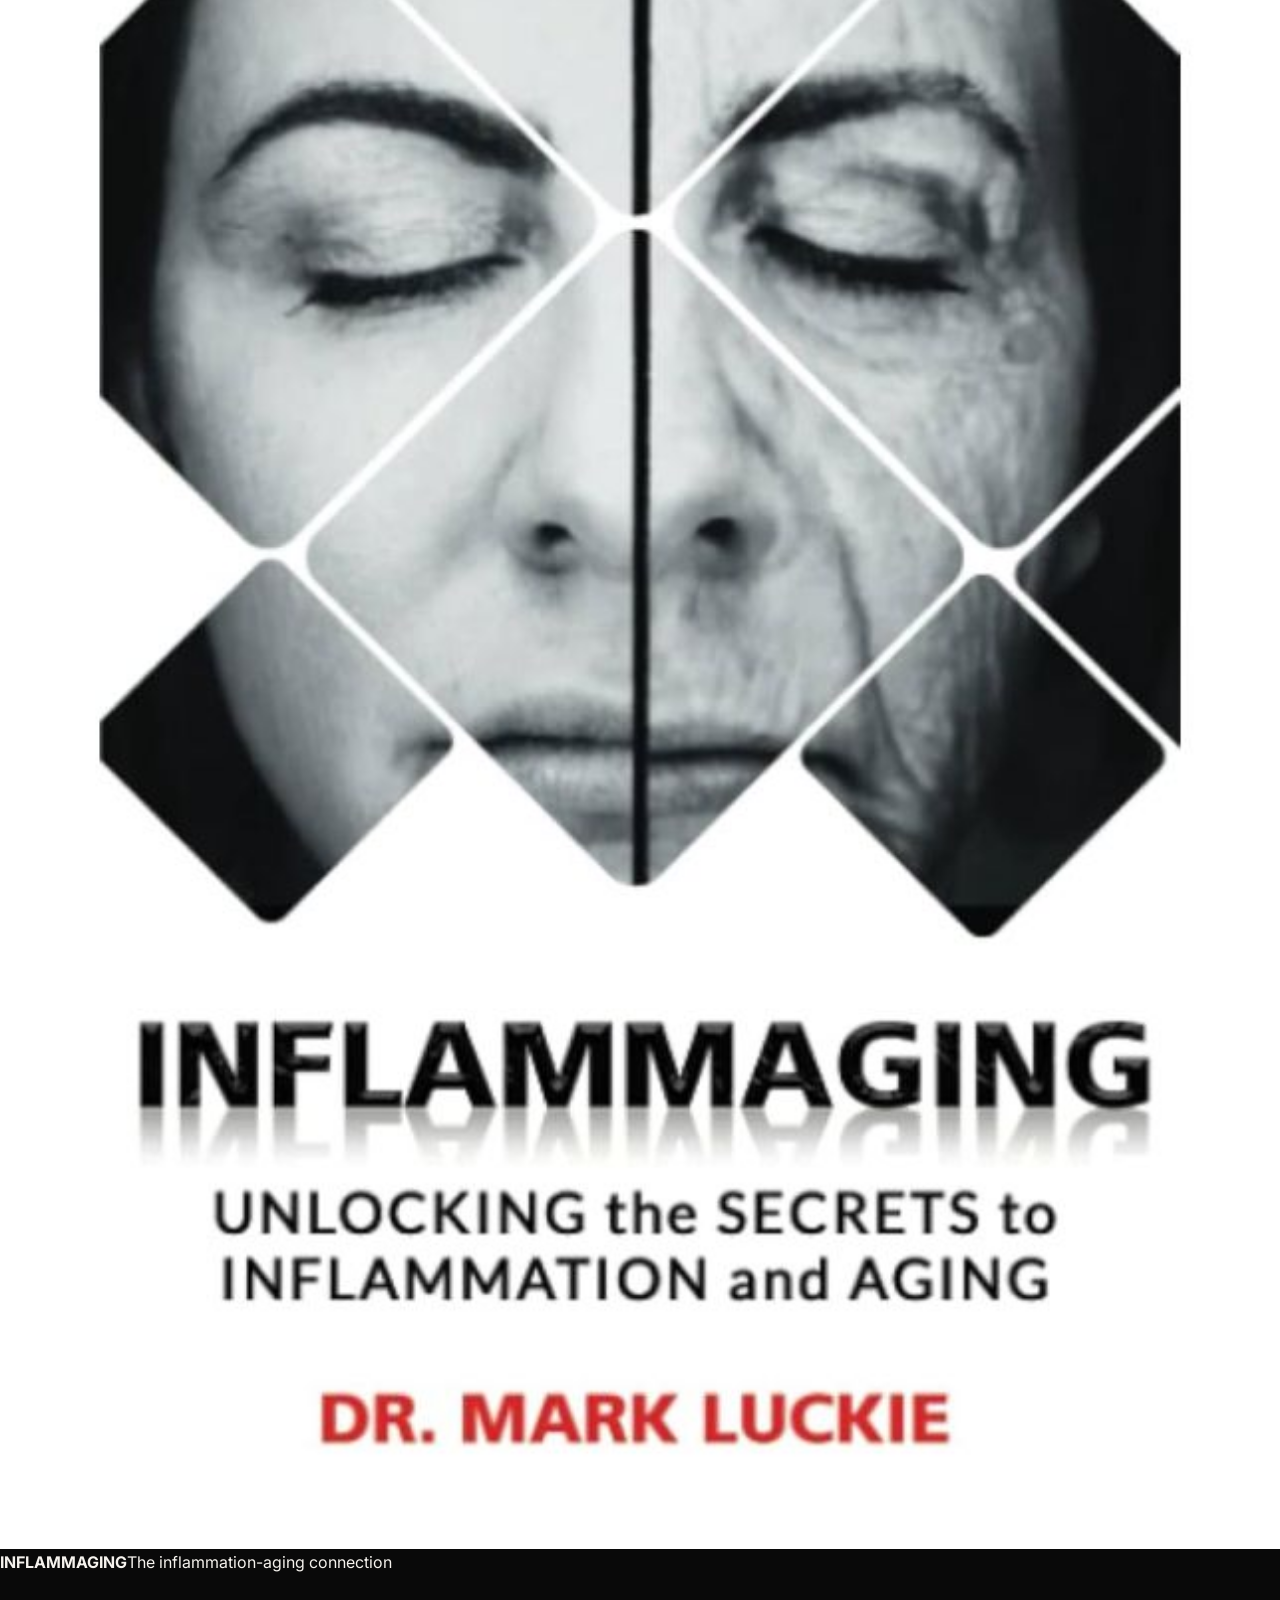
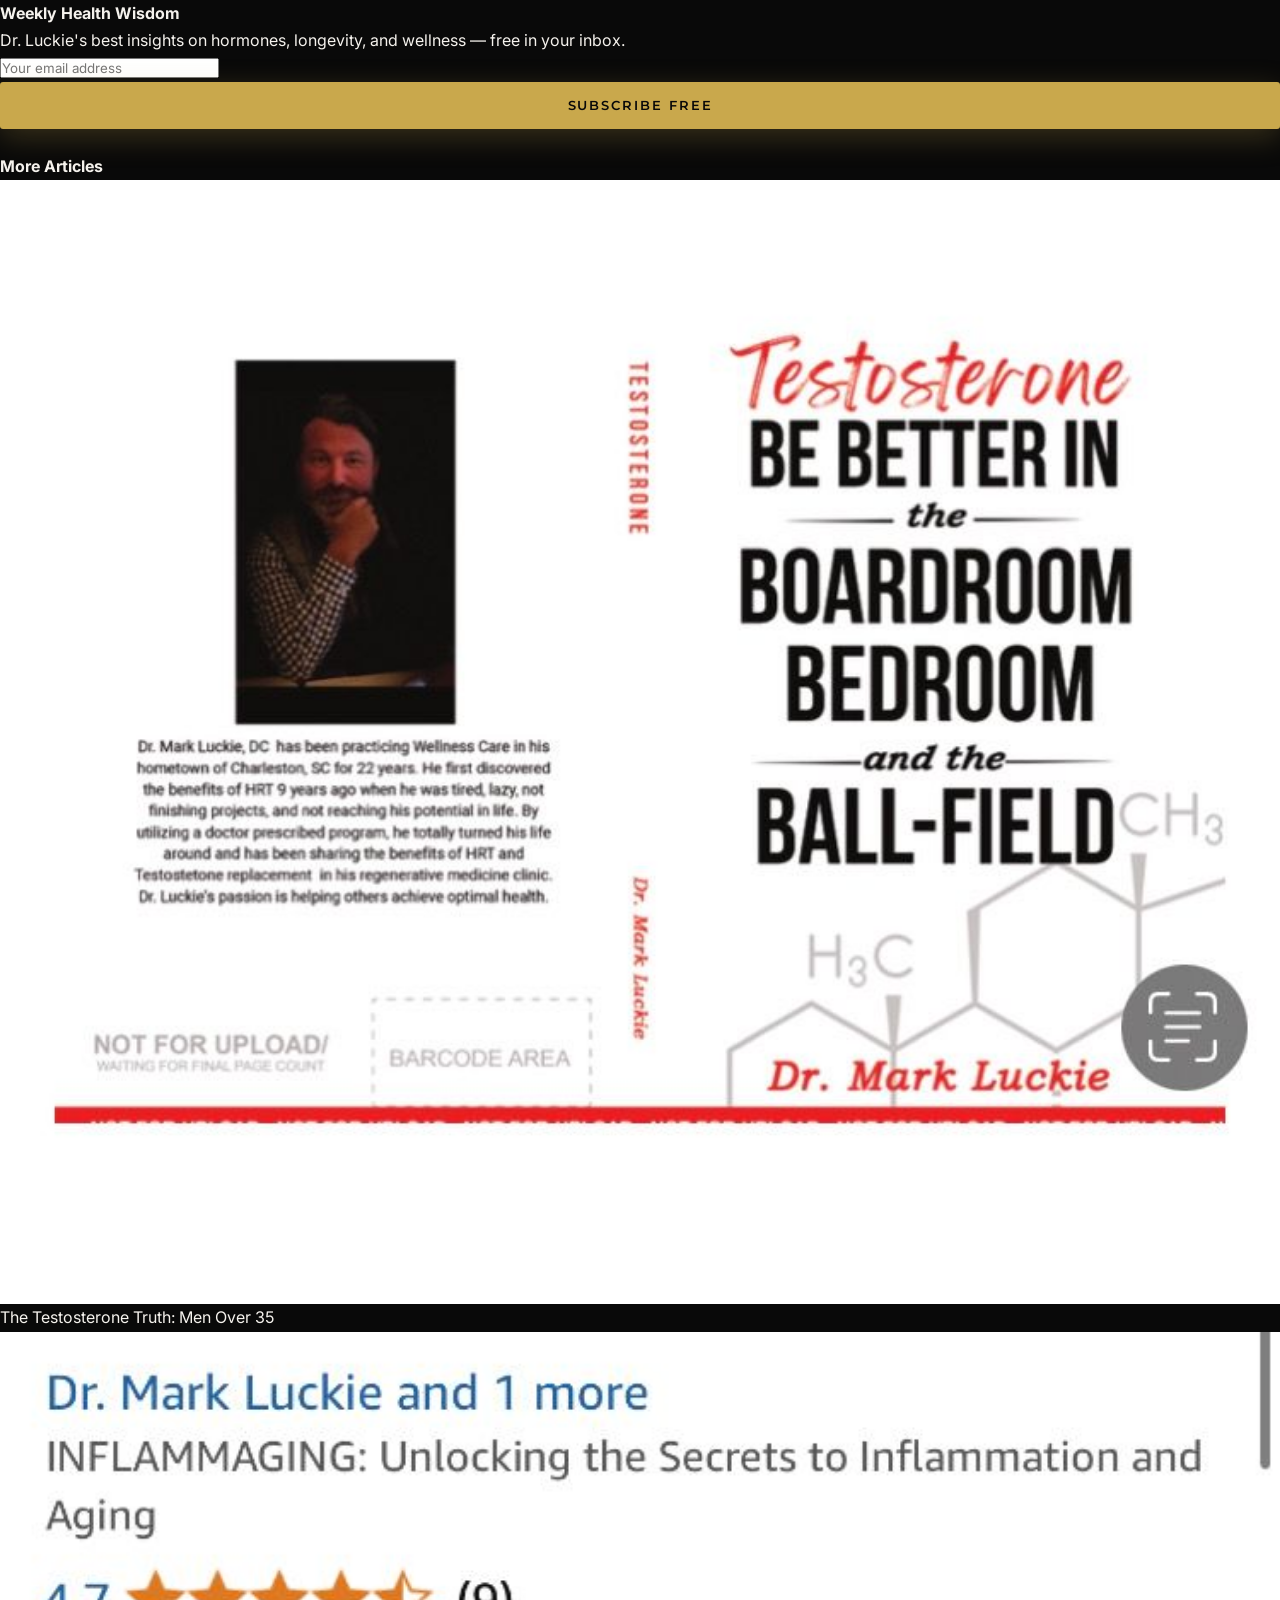
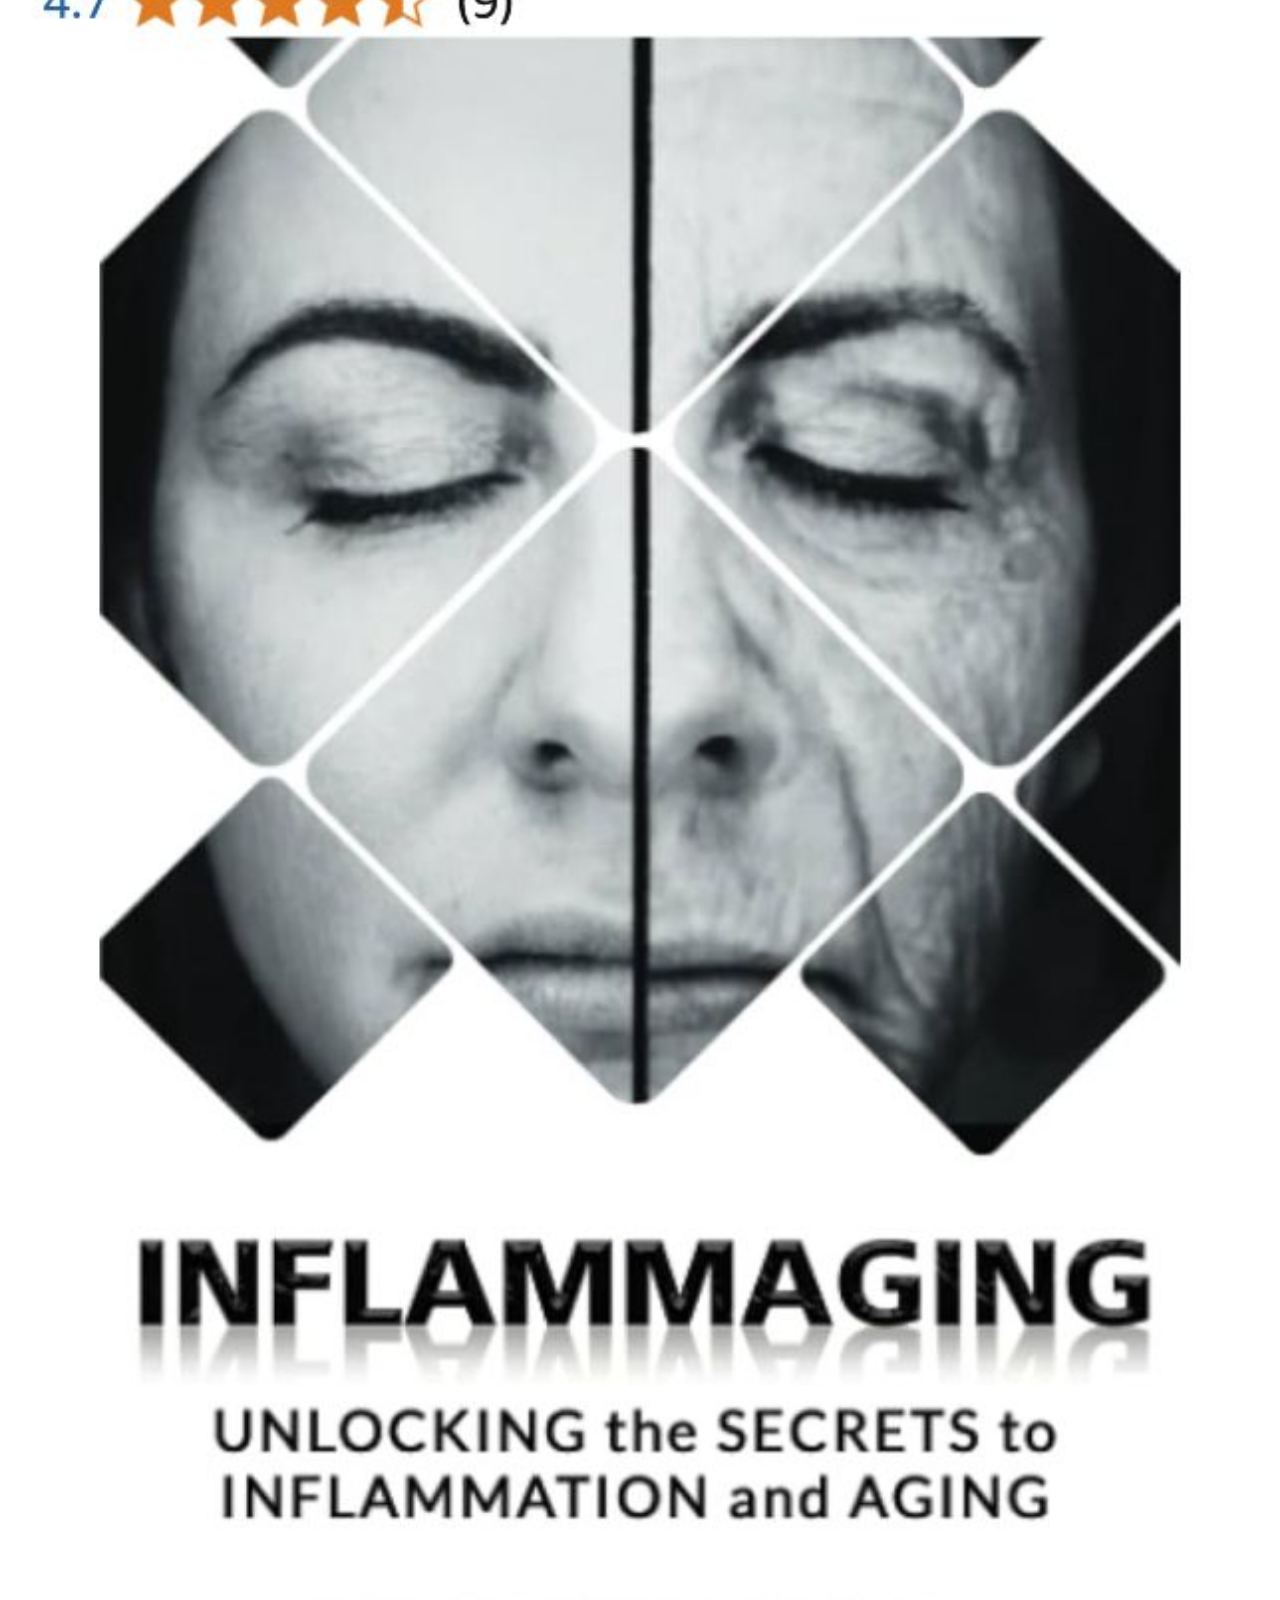
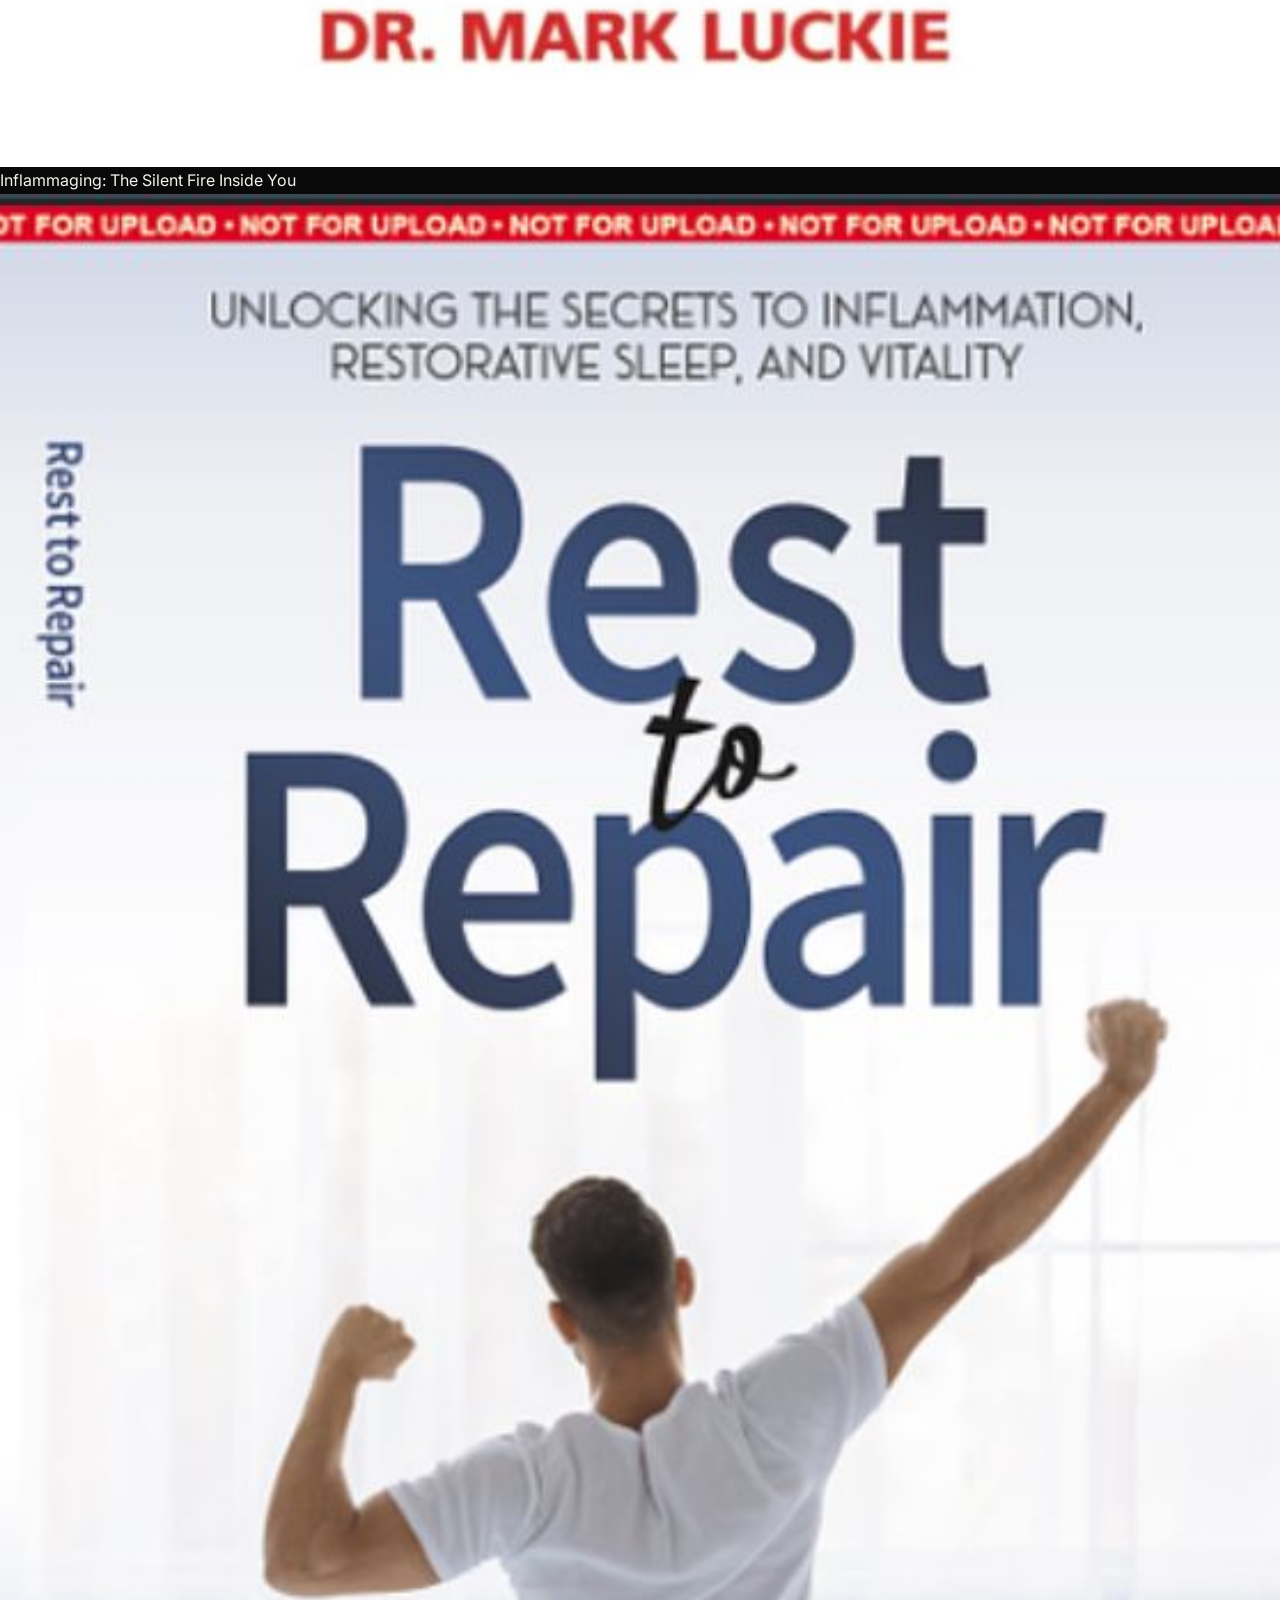
<file: blog/hormones-for-women.html>
<!DOCTYPE html>
<html lang="en">
<head>
  <meta charset="UTF-8" />
  <meta name="viewport" content="width=device-width, initial-scale=1.0" />
  <title>The Truth About Hormones for Women: Beyond Hot Flashes | Dr. Mark Luckie, DC Charleston SC</title>
  <meta name="description" content="Hormonal health for women is far more than managing menopause. Dr. Mark Luckie, DC reveals how balancing estrogen, progesterone, and testosterone transforms women's energy, mood, and longevity." />
  <meta name="author" content="Dr. Mark Luckie, DC" />
  <meta name="robots" content="index, follow, max-snippet:-1, max-image-preview:large" />
  <meta name="theme-color" content="#090909" />
  <meta property="og:type" content="article" />
  <meta property="og:url" content="https://www.drmarkluckie.com/blog/hormones-for-women.html" />
  <meta property="og:title" content="The Truth About Hormones for Women: Beyond Hot Flashes" />
  <meta property="og:description" content="How balancing estrogen, progesterone, and testosterone transforms women's energy, mood, and longevity." />
  <meta property="og:image" content="../images/iq3dw4zw.jpg" />
  <meta property="article:author" content="Dr. Mark Luckie, DC" />
  <meta property="article:published_time" content="2025-03-06" />
  <meta property="article:section" content="Women's Health" />
  <meta name="twitter:card" content="summary_large_image" />
  <meta name="twitter:title" content="Hormones for Women — Dr. Mark Luckie, DC" />
  <meta name="twitter:image" content="../images/iq3dw4zw.jpg" />
  <link rel="canonical" href="https://www.drmarkluckie.com/blog/hormones-for-women.html" />
  <link rel="icon" type="image/svg+xml" href="data:image/svg+xml,<svg xmlns='http://www.w3.org/2000/svg' viewBox='0 0 100 100'><rect width='100' height='100' rx='12' fill='%23090909'/><text y='.9em' font-size='80' x='10' fill='%23C9A84C' font-family='serif' font-style='italic'>L</text></svg>" />
  <script type="application/ld+json">
  { "@context": "https://schema.org", "@type": "Article",
    "headline": "The Truth About Hormones for Women: Beyond Hot Flashes",
    "image": "../images/iq3dw4zw.jpg",
    "datePublished": "2025-03-06", "dateModified": "2025-03-17",
    "author": { "@type": "Person", "name": "Dr. Mark Luckie, DC", "url": "https://www.drmarkluckie.com" },
    "publisher": { "@type": "Organization", "name": "Dr. Mark Luckie — The Performance Doctor", "url": "https://www.drmarkluckie.com" },
    "mainEntityOfPage": { "@type": "WebPage", "@id": "https://www.drmarkluckie.com/blog/hormones-for-women.html" },
    "keywords": "women's hormones, HRT women, menopause, estrogen, progesterone, testosterone women, Dr Mark Luckie"
  }
  </script>
  <script type="application/ld+json">
  { "@context": "https://schema.org", "@type": "BreadcrumbList", "itemListElement": [
    { "@type": "ListItem", "position": 1, "name": "Home", "item": "https://www.drmarkluckie.com/" },
    { "@type": "ListItem", "position": 2, "name": "Blog", "item": "https://www.drmarkluckie.com/blog.html" },
    { "@type": "ListItem", "position": 3, "name": "Hormones for Women", "item": "https://www.drmarkluckie.com/blog/hormones-for-women.html" }
  ]}
  </script>
  <link rel="preconnect" href="https://fonts.googleapis.com" />
  <link rel="preconnect" href="https://fonts.gstatic.com" crossorigin />
  <link href="https://fonts.googleapis.com/css2?family=Cormorant+Garamond:ital,wght@0,300;0,400;0,600;1,300;1,400&family=Inter:wght@300;400;500;600&family=Montserrat:wght@300;400;500;600;700;800&display=swap" rel="stylesheet" />
  <link rel="stylesheet" href="https://cdn.jsdelivr.net/npm/@fortawesome/fontawesome-free@6.4.0/css/all.min.css" />
  <link rel="stylesheet" href="../css/style.css" />
  <link rel="stylesheet" href="../css/article.css" />
</head>
<body class="article-page">

  <nav id="navbar" class="scrolled">
    <div class="nav-inner">
      <a href="../index.html" class="nav-logo"><span class="logo-dr">DR.</span><span class="logo-name">MARK LUCKIE</span></a>
      <button class="hamburger" id="hamburger" aria-label="Menu"><span></span><span></span><span></span></button>
      <ul class="nav-links" id="navLinks">
        <li><a href="../index.html#about" class="nav-link">About</a></li>
        <li><a href="../services.html" class="nav-link">Services</a></li>
        <li><a href="../index.html#books" class="nav-link">Books</a></li>
        <li><a href="../index.html#speaking" class="nav-link">Speaking</a></li>
        <li><a href="../blog.html" class="nav-link active">Blog</a></li>
        <li><a href="../index.html#contact" class="nav-link nav-cta">Work With Me</a></li>
      </ul>
    </div>
  </nav>

  <div class="article-hero" style="background-image: url('../images/iq3dw4zw.jpg')">
    <div class="article-hero-overlay"></div>
    <div class="article-hero-content">
      <div class="article-breadcrumb">
        <a href="../index.html">Home</a><i class="fas fa-chevron-right"></i>
        <a href="../blog.html">Blog</a><i class="fas fa-chevron-right"></i>
        <span>Hormones for Women</span>
      </div>
      <span class="article-category-badge">Women's Health</span>
      <h1>The Truth About<br /><em>Hormones for Women:</em><br />Beyond Hot Flashes</h1>
      <div class="article-meta-bar">
        <div class="article-author">
          <img src="../images/E9tn7e26.jpg" alt="Dr. Mark Luckie" />
          <div><strong>Dr. Mark Luckie, DC</strong><span>The Performance Doctor — DC, Author & Speaker</span></div>
        </div>
        <div class="article-meta-details">
          <span><i class="fas fa-calendar-alt"></i> January 28, 2025</span>
          <span><i class="fas fa-clock"></i> 9 min read</span>
          <span><i class="fas fa-venus"></i> Women's Health</span>
        </div>
      </div>
    </div>
  </div>

  <main class="article-layout">
    <article class="article-content">

      <div class="article-intro">
        <p class="drop-cap">For decades, the conversation about women's hormones has been dominated by one word: menopause. Hot flashes, night sweats, mood swings — these are the symptoms that finally drive women to seek help, usually in their late 40s or 50s. But here's what most doctors don't tell you: hormonal imbalance doesn't start at menopause. It starts in your 30s, sometimes even your late 20s. And the consequences go far beyond comfort — they reach directly into your energy, brain function, heart health, bone density, libido, and your quality of life every single day.</p>
      </div>

      <div class="article-toc">
        <h4><i class="fas fa-list"></i> In This Article</h4>
        <ol>
          <li><a href="#the-three">The Three Hormones Every Woman Needs to Understand</a></li>
          <li><a href="#perimenopause">The Perimenopause Nobody Talks About</a></li>
          <li><a href="#testosterone-women">Testosterone: The Woman's Forgotten Hormone</a></li>
          <li><a href="#symptoms">The 15 Symptoms of Hormonal Imbalance</a></li>
          <li><a href="#hrt-women">HRT for Women: The Science vs. The Fear</a></li>
          <li><a href="#natural">Natural Hormonal Support Strategies</a></li>
          <li><a href="#testing">What to Ask Your Doctor to Test</a></li>
        </ol>
      </div>

      <h2 id="the-three">The Three Hormones Every Woman Needs to Understand</h2>
      <p>Women's hormonal health is an orchestra of interplaying hormones, but three conductors lead the entire performance:</p>

      <div class="article-list-grid">
        <div class="list-grid-item">
          <div class="list-grid-icon"><i class="fas fa-venus"></i></div>
          <h4>Estrogen</h4>
          <p>The primary female sex hormone — but also a critical regulator of bone density, cardiovascular health, skin collagen, brain function, and mood. There are three types (estradiol, estrone, estriol), and the ratio between them matters enormously.</p>
        </div>
        <div class="list-grid-item">
          <div class="list-grid-icon"><i class="fas fa-leaf"></i></div>
          <h4>Progesterone</h4>
          <p>The calming, protective counterbalance to estrogen. Progesterone supports sleep quality, reduces anxiety, protects the uterine lining, and acts as a natural anti-inflammatory. Its decline in perimenopause is often the first domino to fall.</p>
        </div>
        <div class="list-grid-item">
          <div class="list-grid-icon"><i class="fas fa-bolt"></i></div>
          <h4>Testosterone</h4>
          <p>Yes, women have testosterone too — and need it. Women produce testosterone in the ovaries and adrenal glands. It drives libido, energy, lean muscle, bone density, mood, and cognitive sharpness. Low testosterone in women is massively under-diagnosed.</p>
        </div>
      </div>

      <h2 id="perimenopause">The Perimenopause Nobody Talks About</h2>
      <p>Perimenopause is the hormonal transition period <em>before</em> menopause — and it can start as early as 35. This is when progesterone begins its decline, estrogen becomes erratic (not just low, but wildly fluctuating), and testosterone quietly drops below optimal range. The result is a constellation of symptoms that most women are told is "stress" or "normal" or "just part of life."</p>
      <p>It isn't normal. And it isn't inevitable. But it requires understanding, testing, and proactive treatment — not dismissal.</p>

      <div class="article-callout callout-gold">
        <i class="fas fa-exclamation-circle"></i>
        <div>
          <strong>The Critical Window:</strong> The 5-10 years before menopause (perimenopause) are when hormonal intervention has the greatest protective benefit for the brain, heart, and bones. Acting early — not waiting until menopause — changes long-term outcomes dramatically.
        </div>
      </div>

      <h2 id="testosterone-women">Testosterone: The Woman's Forgotten Hormone</h2>
      <p>Ask most women about testosterone and they'll think it's a "man thing." In reality, women need testosterone just as much as men — just in smaller quantities. And the consequences of low testosterone in women are profound and consistently overlooked.</p>
      <p><strong>Signs of low testosterone in women:</strong></p>
      <ul class="styled-list">
        <li><i class="fas fa-times-circle"></i> Chronically low libido — even with a loving, attentive partner</li>
        <li><i class="fas fa-times-circle"></i> Persistent fatigue that doesn't respond to sleep</li>
        <li><i class="fas fa-times-circle"></i> Loss of muscle tone and strength despite working out</li>
        <li><i class="fas fa-times-circle"></i> Increased body fat, especially visceral (belly) fat</li>
        <li><i class="fas fa-times-circle"></i> Depression and loss of motivation</li>
        <li><i class="fas fa-times-circle"></i> Cognitive fog and difficulty concentrating</li>
        <li><i class="fas fa-times-circle"></i> Bone loss (osteopenia/osteoporosis)</li>
        <li><i class="fas fa-times-circle"></i> Loss of competitive drive and confidence</li>
      </ul>
      <p>Testosterone therapy in women — properly dosed and monitored — has been shown in multiple studies to restore libido, improve body composition, enhance mood, sharpen cognition, and protect bone and cardiovascular health. The key word is "properly" — this requires a physician who specializes in hormonal health, not a one-size-fits-all prescription.</p>

      <h2 id="symptoms">The 15 Symptoms of Hormonal Imbalance in Women</h2>
      <div class="numbered-list">
        <div class="numbered-item"><span class="num">01</span><div><h4>Irregular or painful periods</h4><p>The first sign that your hormonal cycle is disrupted — often indicating estrogen dominance or low progesterone.</p></div></div>
        <div class="numbered-item"><span class="num">02</span><div><h4>Unexplained weight gain</h4><p>Especially around the middle — driven by insulin resistance, cortisol, and declining estrogen and testosterone.</p></div></div>
        <div class="numbered-item"><span class="num">03</span><div><h4>Hair thinning or loss</h4><p>Both low and high androgens can cause hair changes. Thyroid dysfunction — closely tied to hormonal health — is also a major factor.</p></div></div>
        <div class="numbered-item"><span class="num">04</span><div><h4>Skin changes: acne, dryness, loss of elasticity</h4><p>Estrogen is directly responsible for collagen production. Declining estrogen accelerates skin aging dramatically.</p></div></div>
        <div class="numbered-item"><span class="num">05</span><div><h4>Mood swings, anxiety, depression</h4><p>Estrogen, progesterone, and testosterone all modulate neurotransmitters including serotonin, dopamine, and GABA.</p></div></div>
        <div class="numbered-item"><span class="num">06</span><div><h4>Sleep disturbances</h4><p>Low progesterone dramatically impairs sleep quality. Night sweats — caused by estrogen fluctuation — fragment the deepest restorative stages of sleep.</p></div></div>
        <div class="numbered-item"><span class="num">07</span><div><h4>Brain fog and memory issues</h4><p>Estrogen has profound neuroprotective effects. Its decline is directly associated with cognitive changes women often write off as "just getting older."</p></div></div>
        <div class="numbered-item"><span class="num">08</span><div><h4>Hot flashes and night sweats</h4><p>The classic signs of estrogen dysregulation — but representing just the tip of the iceberg of what hormonal imbalance is doing to the body.</p></div></div>
        <div class="numbered-item"><span class="num">09</span><div><h4>Low libido and vaginal dryness</h4><p>Both are direct consequences of declining estrogen and testosterone. Treatable, normalized, and nobody should simply "accept" them.</p></div></div>
        <div class="numbered-item"><span class="num">10</span><div><h4>Fatigue unresponsive to sleep</h4><p>Adrenal fatigue, thyroid issues, and sex hormone imbalances all converge to create this pervasive, frustrating exhaustion.</p></div></div>
        <div class="numbered-item"><span class="num">11</span><div><h4>Bone pain or early osteoporosis</h4><p>Estrogen and testosterone are critical for bone mineral density. Their decline accelerates bone loss dramatically after 40.</p></div></div>
        <div class="numbered-item"><span class="num">12</span><div><h4>Digestive issues</h4><p>Estrogen receptors line the gut. Hormonal changes alter the gut microbiome, slow motility, and increase inflammatory bowel symptoms.</p></div></div>
        <div class="numbered-item"><span class="num">13</span><div><h4>Heart palpitations</h4><p>Estrogen is cardioprotective. Its loss removes key protections and can cause sensations of racing heart or irregular beats — especially at night.</p></div></div>
        <div class="numbered-item"><span class="num">14</span><div><h4>Headaches and migraines</h4><p>Especially around the menstrual cycle — driven by estrogen fluctuations that affect brain blood vessel tone and serotonin levels.</p></div></div>
        <div class="numbered-item"><span class="num">15</span><div><h4>Loss of confidence and motivation</h4><p>The psychological impact of hormonal decline is real and biological — not weakness. Addressing the root cause transforms this entirely.</p></div></div>
      </div>

      <h2 id="hrt-women">HRT for Women: The Science vs. The Fear</h2>
      <p>The 2002 Women's Health Initiative study created a generation of fear around hormone replacement therapy for women. That fear was largely misplaced — based on a poorly designed study using synthetic, non-bioidentical hormones in older women who were already past their optimal treatment window. The science has moved dramatically since then.</p>
      <p>Current evidence from the Menopause Society, multiple long-term studies, and the Lancet clearly shows that <strong>bioidentical hormone replacement therapy (BHRT), when started early in perimenopause or at menopause, provides significant protective benefits</strong> for the brain, heart, and bones — with risks that are minimal when properly managed.</p>
      <p>The key distinctions that matter:</p>
      <ul class="styled-list">
        <li><i class="fas fa-check"></i> <strong>Bioidentical vs. synthetic:</strong> Bioidentical hormones structurally match what your body produces. Synthetic versions (like Provera) do not — and carry different risk profiles.</li>
        <li><i class="fas fa-check"></i> <strong>Timing matters:</strong> Starting HRT within 10 years of menopause onset (the "timing hypothesis") dramatically changes the risk-benefit calculus</li>
        <li><i class="fas fa-check"></i> <strong>Route of delivery:</strong> Transdermal (patches, gels, creams) estrogen bypasses first-pass liver metabolism and carries significantly lower blood clot risk than oral estrogen</li>
        <li><i class="fas fa-check"></i> <strong>Individualization:</strong> Cookie-cutter HRT is the wrong approach. Every woman deserves a protocol tailored to her specific hormonal profile, symptoms, family history, and goals</li>
      </ul>

      <h2 id="natural">Natural Hormonal Support Strategies</h2>
      <p>Whether or not you pursue HRT, these lifestyle strategies powerfully support hormonal health at any age:</p>
      <div class="protocol-steps">
        <div class="protocol-step"><div class="step-number">1</div><div class="step-content"><h4>Prioritize Sleep Above Everything Else</h4><p>Growth hormone and progesterone are primarily secreted during deep sleep. Chronic sleep deprivation creates a hormonal deficit that no supplement or pill can fully overcome.</p></div></div>
        <div class="protocol-step"><div class="step-number">2</div><div class="step-content"><h4>Resistance Training 3x Per Week</h4><p>Lifting weights is the most effective natural intervention for testosterone and growth hormone in women. It also builds the muscle and bone density that protect against aging.</p></div></div>
        <div class="protocol-step"><div class="step-number">3</div><div class="step-content"><h4>Reduce Xenoestrogens</h4><p>BPA from plastics, parabens in personal care products, and pesticides mimic estrogen and disrupt hormonal signaling. Switch to glass containers, natural personal care products, and organic produce.</p></div></div>
        <div class="protocol-step"><div class="step-number">4</div><div class="step-content"><h4>Manage Cortisol Aggressively</h4><p>Chronic stress causes "cortisol steal" — where the building blocks for sex hormones are diverted to make cortisol instead. Meditation, yoga, breathwork, and therapy are not luxuries — they're hormonal medicine.</p></div></div>
        <div class="protocol-step"><div class="step-number">5</div><div class="step-content"><h4>Support Estrogen Metabolism with Cruciferous Vegetables</h4><p>Broccoli, cauliflower, Brussels sprouts, and kale contain DIM (diindolylmethane), which helps the body metabolize estrogen safely and reduce the risk of estrogen dominance.</p></div></div>
      </div>

      <h2 id="testing">What to Ask Your Doctor to Test</h2>
      <p>If you suspect hormonal imbalance, advocate for a comprehensive hormonal panel that includes:</p>
      <ul class="styled-list">
        <li><i class="fas fa-vial"></i> <strong>Estradiol (E2)</strong> and Estrone (E1) — not just "estrogen"</li>
        <li><i class="fas fa-vial"></i> <strong>Progesterone</strong> — timed to the appropriate phase of your cycle</li>
        <li><i class="fas fa-vial"></i> <strong>Total and Free Testosterone</strong> — critical and frequently overlooked in women</li>
        <li><i class="fas fa-vial"></i> <strong>DHEA-S</strong> — the precursor to sex hormones and a marker of adrenal health</li>
        <li><i class="fas fa-vial"></i> <strong>TSH, Free T3, Free T4</strong> — thyroid hormones are intimately connected to sex hormone balance</li>
        <li><i class="fas fa-vial"></i> <strong>Cortisol (4-point saliva test)</strong> — to assess adrenal function and daily cortisol pattern</li>
        <li><i class="fas fa-vial"></i> <strong>Fasting insulin and HbA1c</strong> — insulin resistance dramatically worsens hormonal imbalance</li>
        <li><i class="fas fa-vial"></i> <strong>hsCRP</strong> — inflammation marker that reflects overall hormonal health status</li>
      </ul>

      <div class="article-callout callout-dark">
        <i class="fas fa-quote-left"></i>
        <div>
          <p>"I have had so many women come to me after years of being told their symptoms were 'normal' or 'just anxiety.' When we run the labs and show them the numbers, there are often tears of relief. They weren't imagining it. They weren't being dramatic. Their hormones were telling the truth — and nobody was listening."</p>
          <strong>— Dr. Mark Luckie</strong>
        </div>
      </div>

      <div class="article-cta-box">
        <h3>You Deserve to Feel Like Yourself Again</h3>
        <p>Dr. Luckie specializes in comprehensive hormonal health for both women and men. A thorough evaluation, individualized testing, and a personalized protocol can transform the way you feel — at any age.</p>
        <div class="article-cta-actions">
          <a href="../index.html#contact" class="btn btn-primary">Book Your Hormonal Consultation</a>
          <a href="../services.html" class="btn btn-ghost">View Women's Services</a>
        </div>
      </div>

    </article>

    <aside class="article-sidebar">
      <div class="sidebar-author">
        <img src="../images/E9tn7e26.jpg" alt="Dr. Mark Luckie" />
        <h4>Dr. Mark Luckie, DC</h4>
        <p>Hormonal health specialist for men and women. 22+ years of practice in Charleston, SC.</p>
        <a href="../index.html#contact" class="btn btn-primary btn-sm">Book a Consultation</a>
      </div>

      <div class="sidebar-books">
        <h4>Recommended Books</h4>
        <a href="../index.html#books" class="sidebar-book">
          <img src="../images/2E8Xk0Lb.jpg" alt="Rest to Repair" />
          <div><strong>Rest to Repair</strong><span>Sleep science and anti-inflammatory living</span></div>
        </a>
        <a href="../index.html#books" class="sidebar-book">
          <img src="../images/qoc3GZsZ.jpg" alt="INFLAMMAGING" />
          <div><strong>INFLAMMAGING</strong><span>The inflammation-aging connection</span></div>
        </a>
      </div>

      <div class="sidebar-cta">
        <h4>Weekly Health Wisdom</h4>
        <p>Dr. Luckie's best insights on hormones, longevity, and wellness — free in your inbox.</p>
        <form class="sidebar-newsletter" id="sidebarNewsletter3">
          <input type="email" placeholder="Your email address" required />
          <button type="submit" class="btn btn-primary btn-full">Subscribe Free</button>
        </form>
      </div>

      <div class="sidebar-articles">
        <h4>More Articles</h4>
        <a href="testosterone-truth.html" class="sidebar-article-link">
          <img src="../images/WQ1BdKvq.jpg" alt="" />
          <span>The Testosterone Truth: Men Over 35</span>
        </a>
        <a href="inflammaging-explained.html" class="sidebar-article-link">
          <img src="../images/qoc3GZsZ.jpg" alt="" />
          <span>Inflammaging: The Silent Fire Inside You</span>
        </a>
        <a href="sleep-science.html" class="sidebar-article-link">
          <img src="../images/2E8Xk0Lb.jpg" alt="" />
          <span>Sleep: Your Most Powerful Anti-Aging Tool</span>
        </a>
      </div>
    </aside>
  </main>

  <footer id="footer">
    <div class="container">
      <div class="footer-bottom" style="border-top: none; padding-top: 2rem;">
        <p><a href="../index.html" class="footer-logo" style="font-size:1rem;"><span class="logo-dr">DR.</span><span class="logo-name">MARK LUCKIE</span></a></p>
        <p>&copy; 2025 Dr. Mark Luckie. All rights reserved. Charleston, SC.</p>
        <p class="footer-disclaimer">Information provided is for educational purposes only and does not constitute medical advice.</p>
      </div>
    </div>
  </footer>

  <script src="../js/main.js"></script>
  <script>
    document.getElementById('sidebarNewsletter3')?.addEventListener('submit', async function(e) {
      e.preventDefault();
      const email = this.querySelector('input').value;
      try {
        await fetch('../tables/newsletter_subscribers', {
          method: 'POST', headers: {'Content-Type': 'application/json'},
          body: JSON.stringify({ email, source: 'blog', active: true })
        });
      } catch(err) {}
      this.innerHTML = '<p style="color:var(--gold);font-weight:600;text-align:center;">✓ You\'re subscribed!</p>';
    });
  </script>
</body>
</html>
</file>
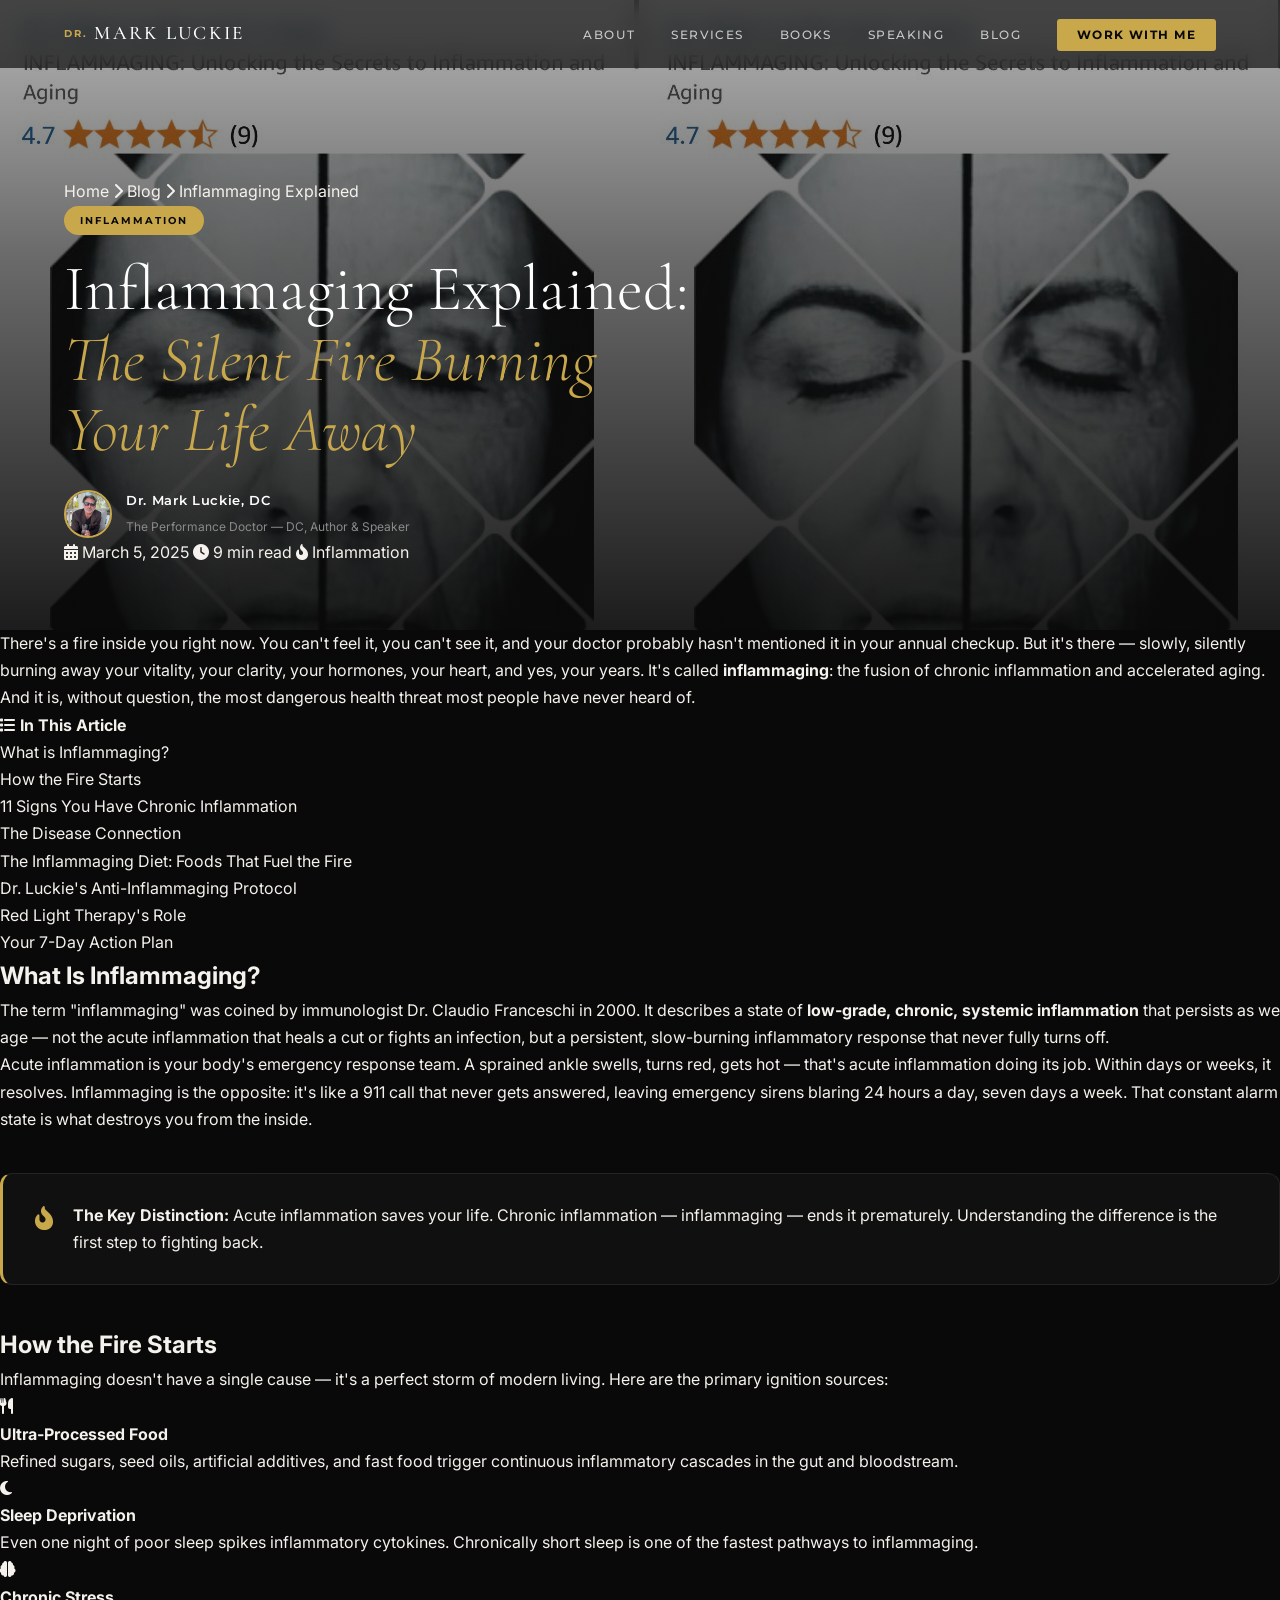
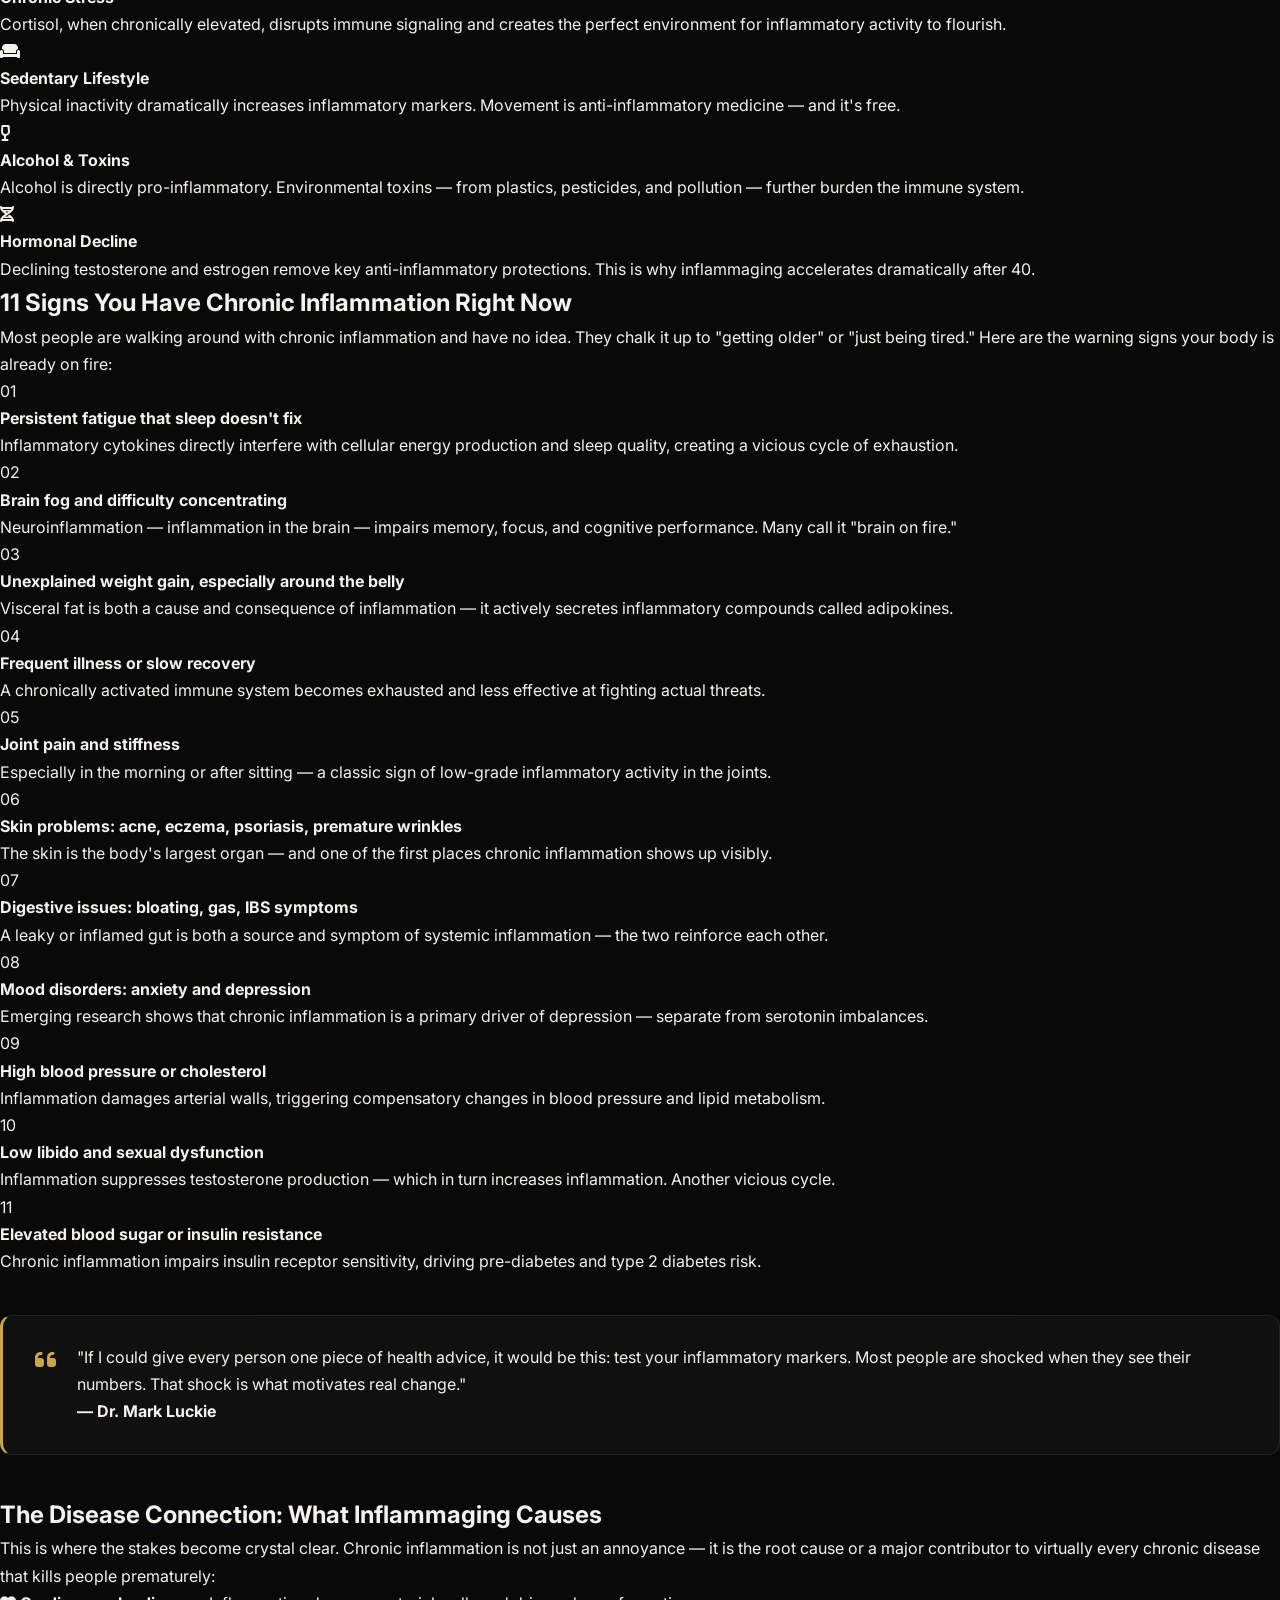
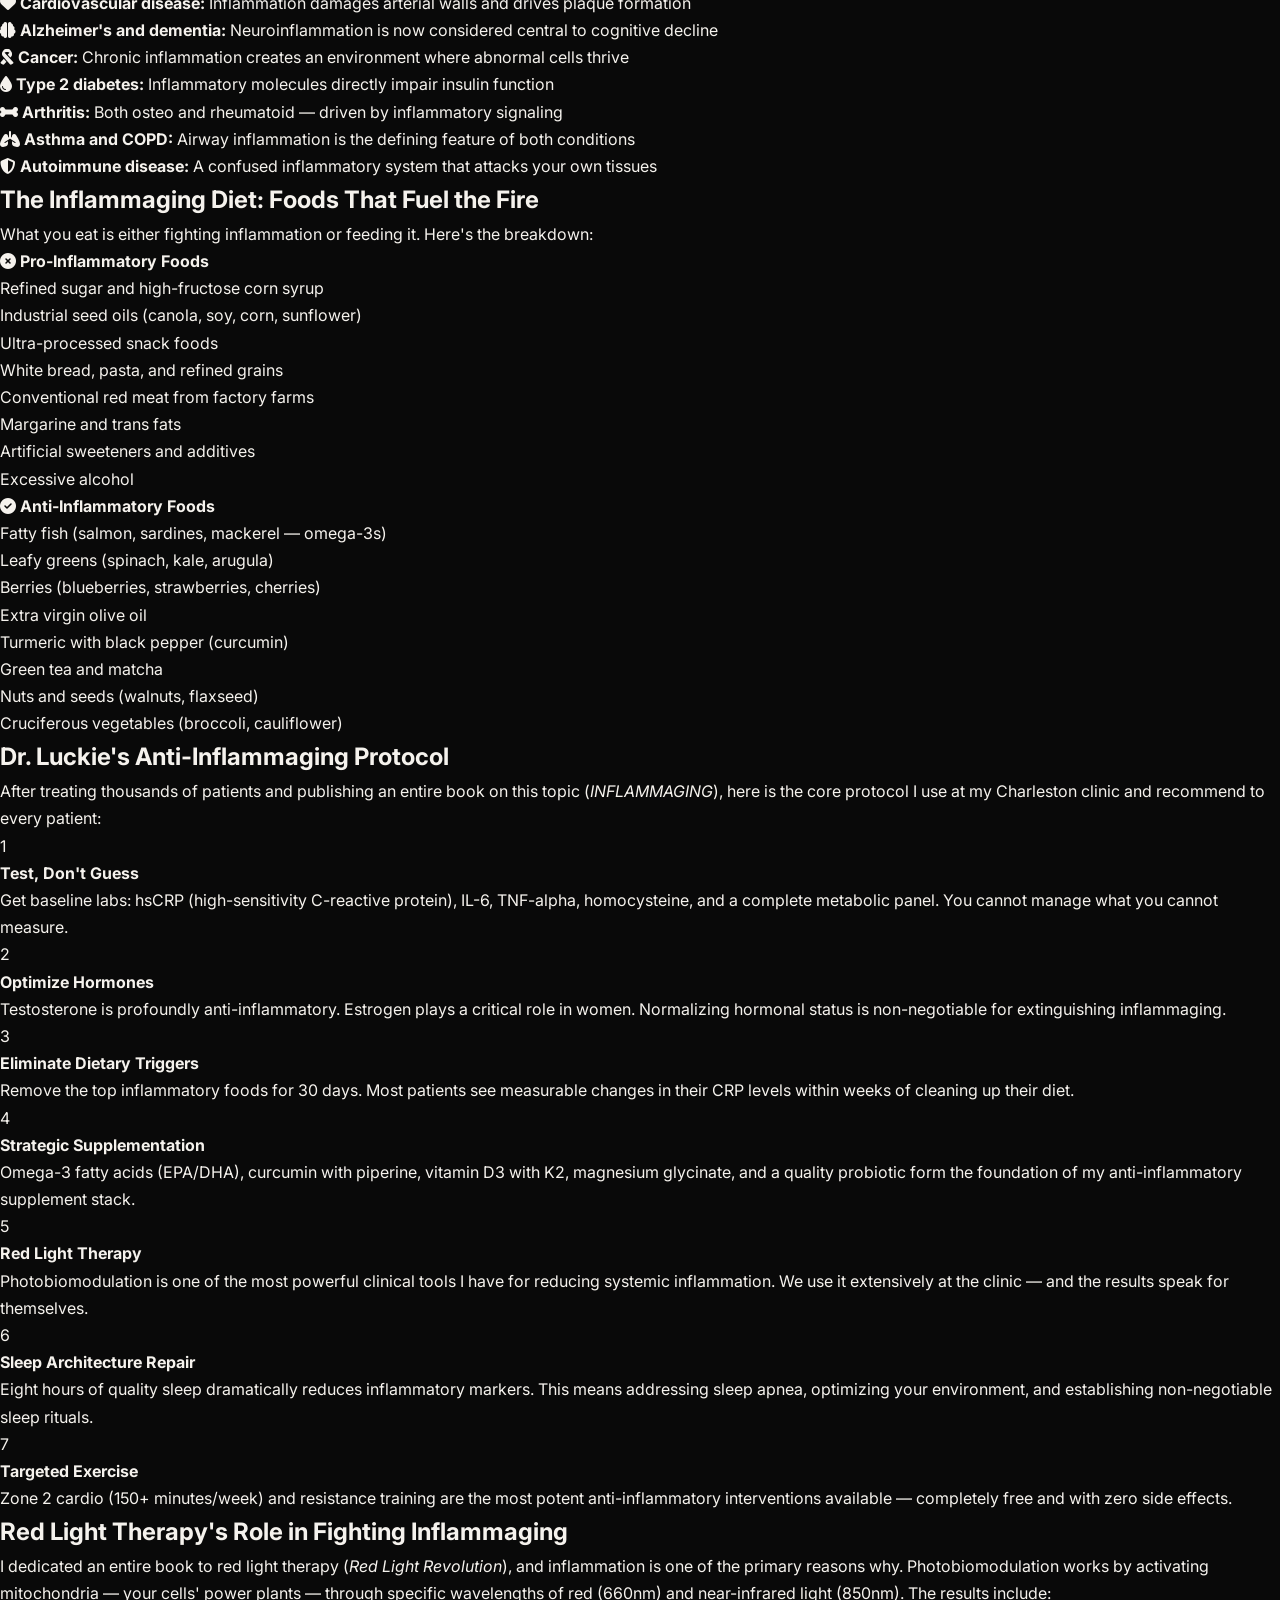
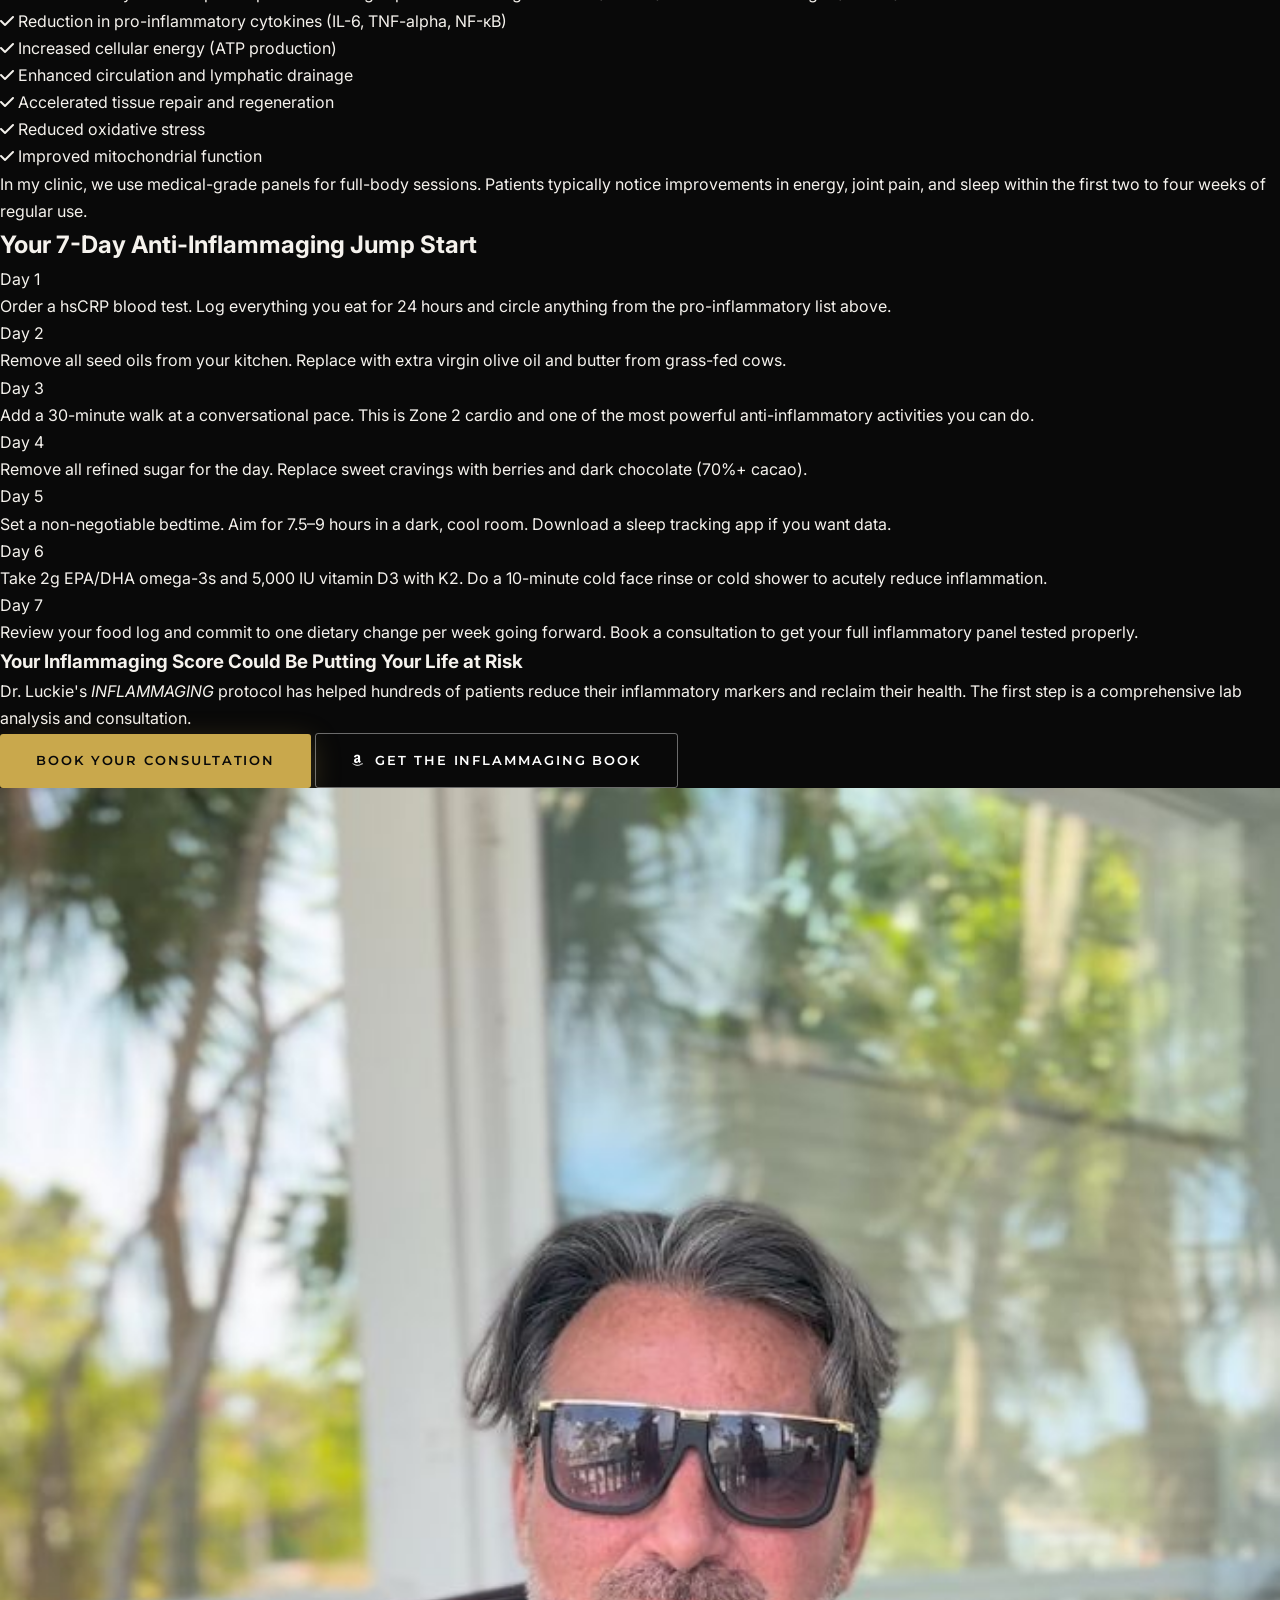
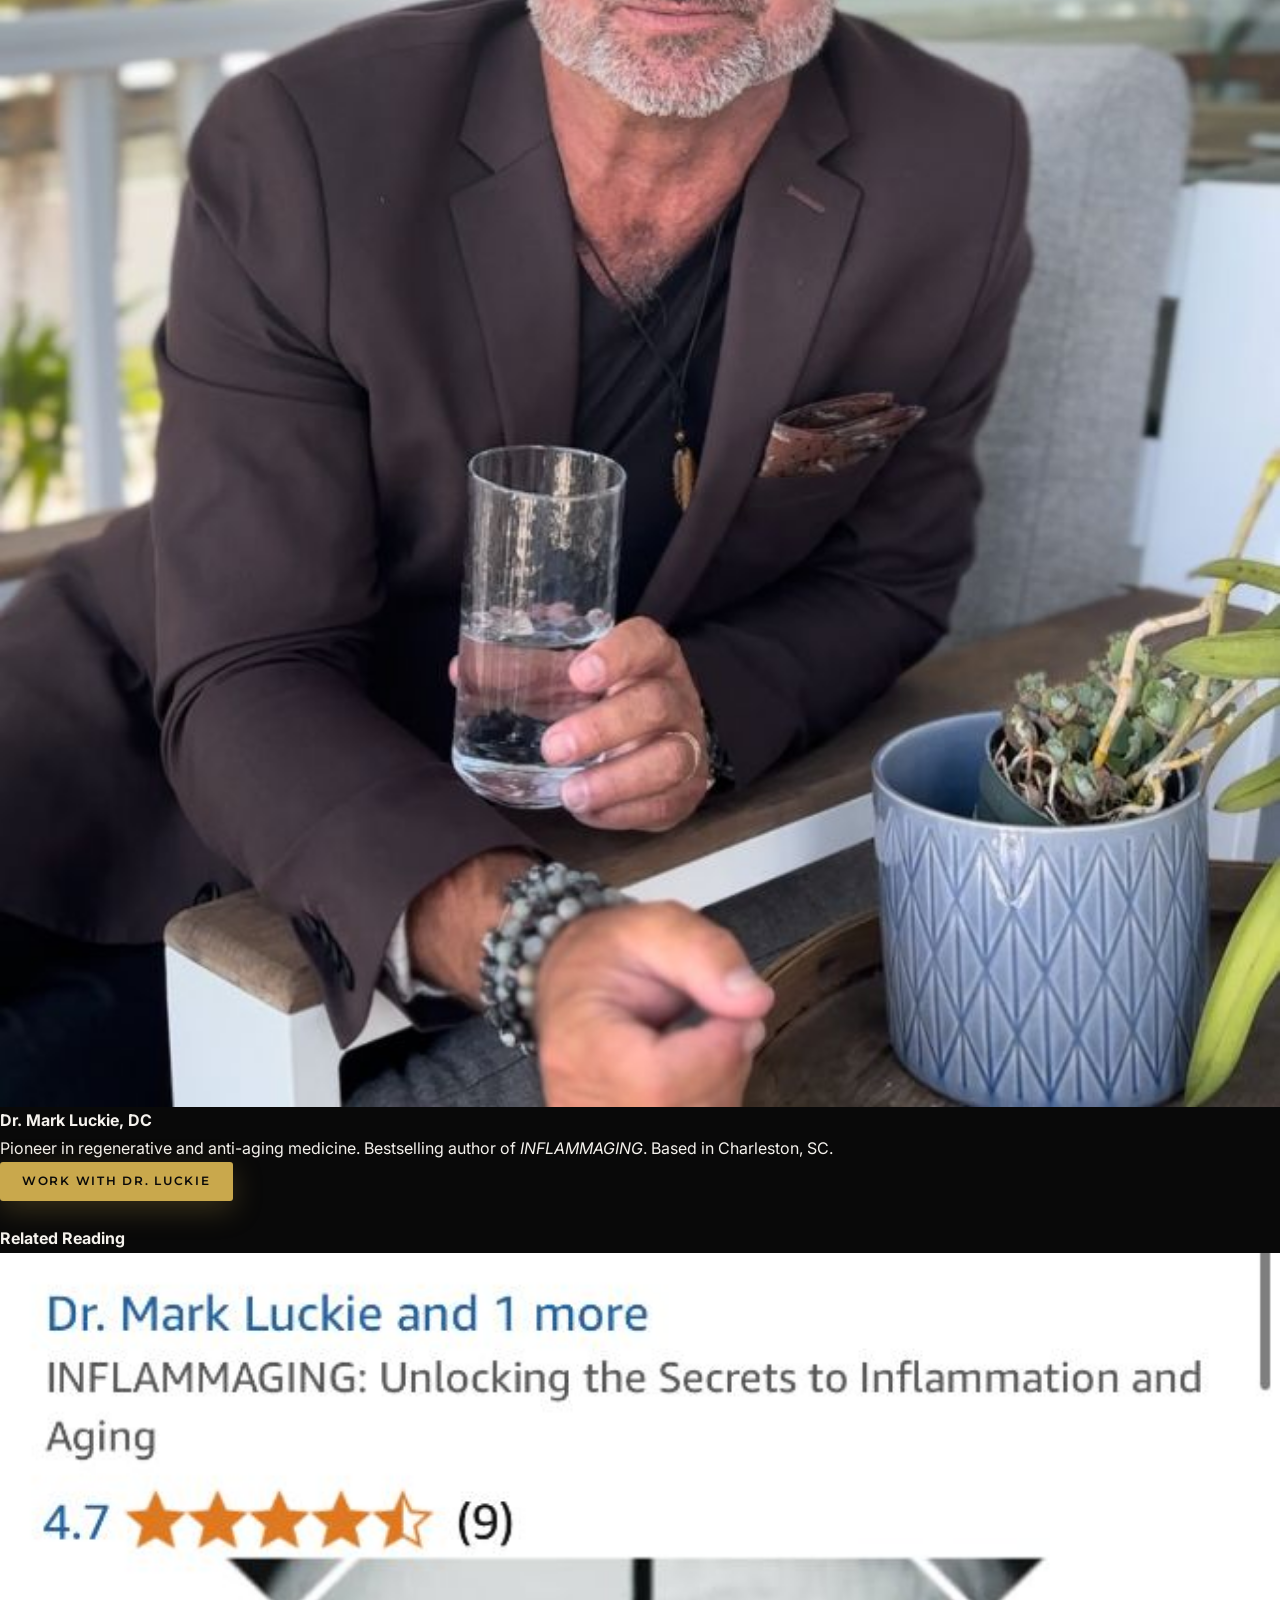
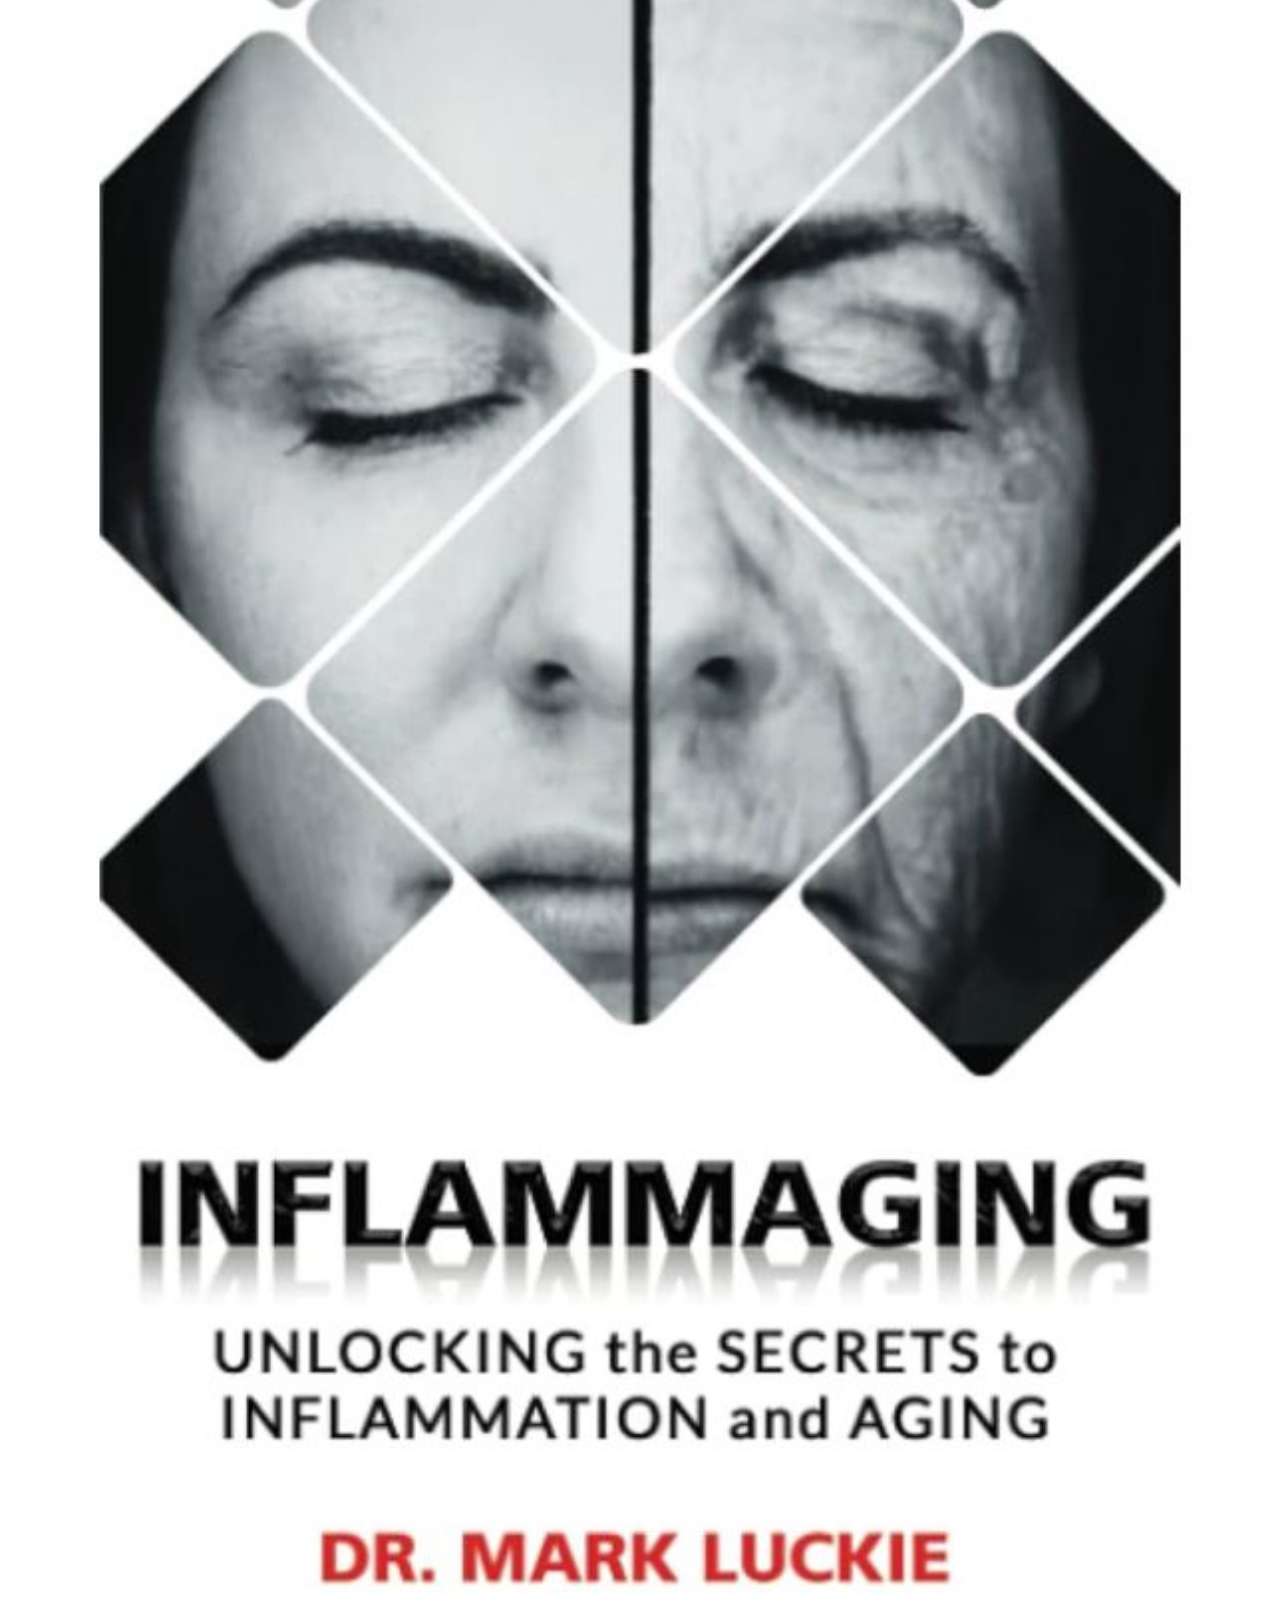
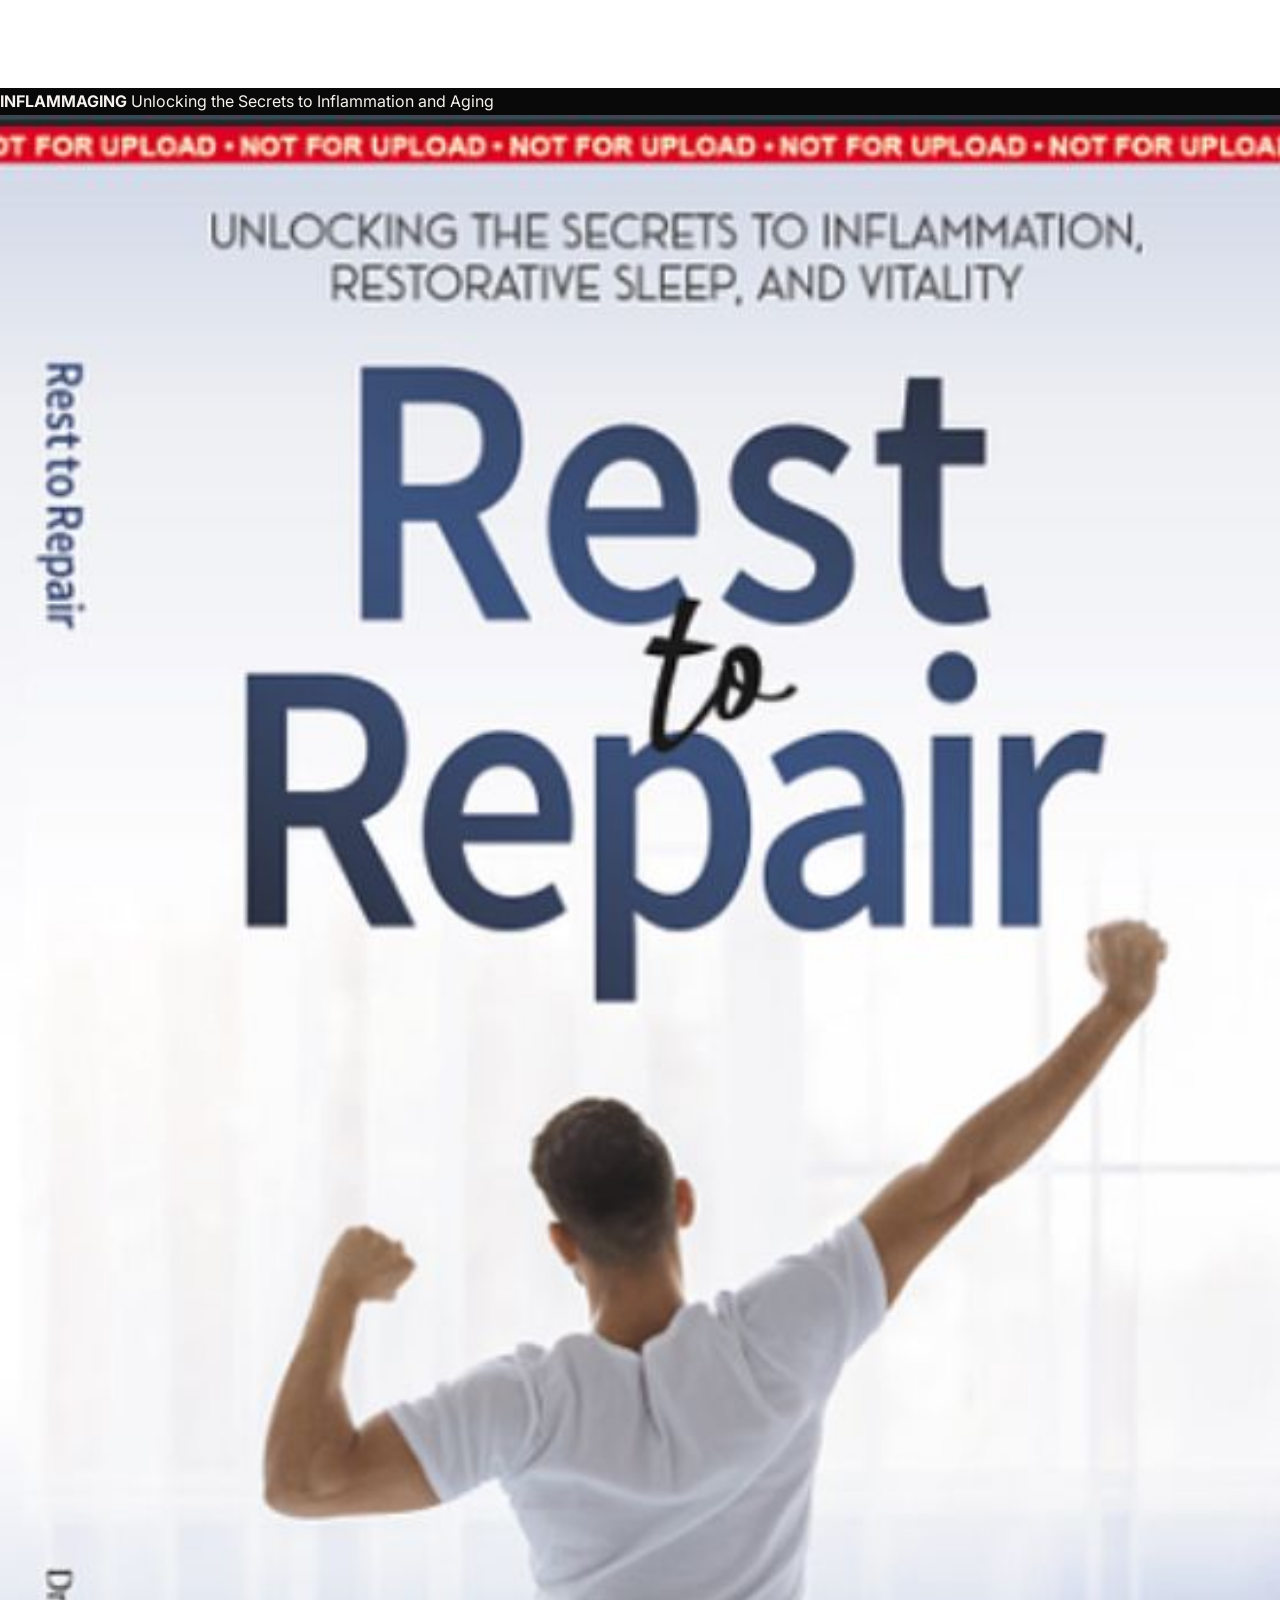
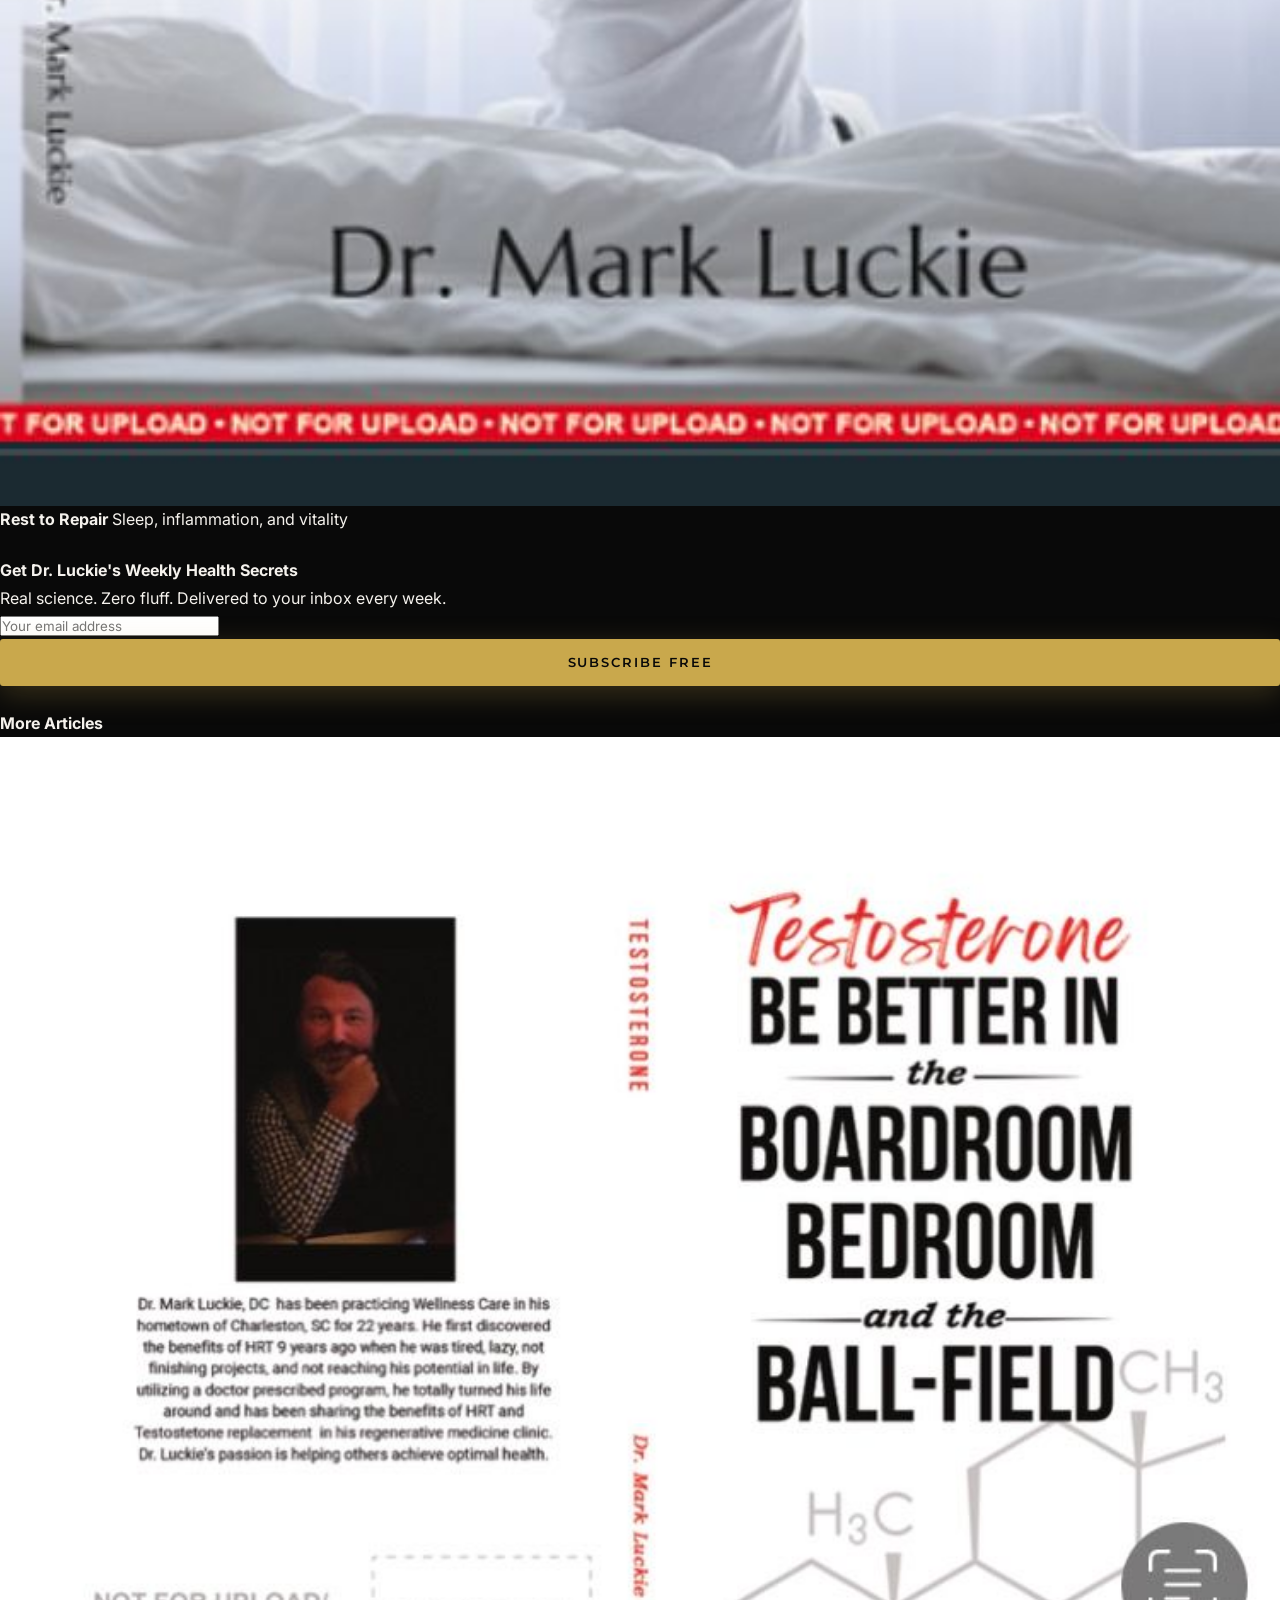
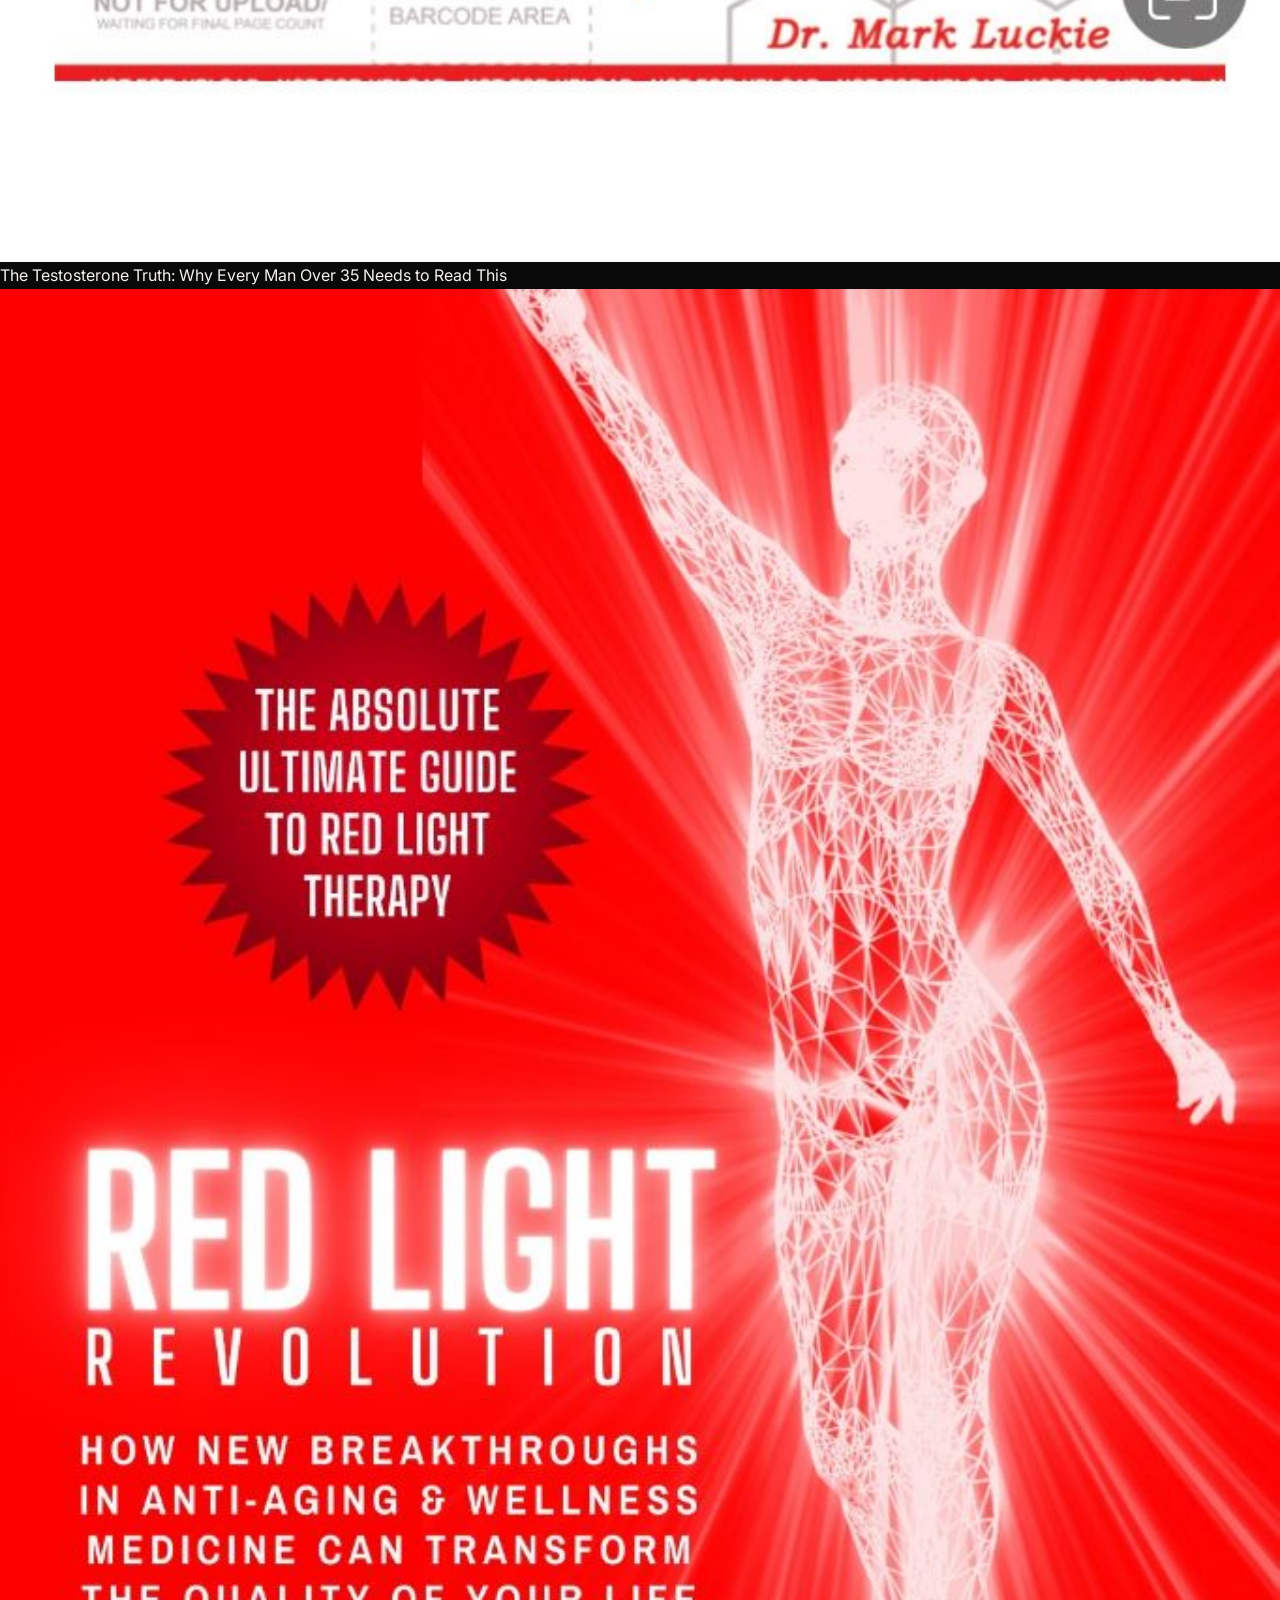
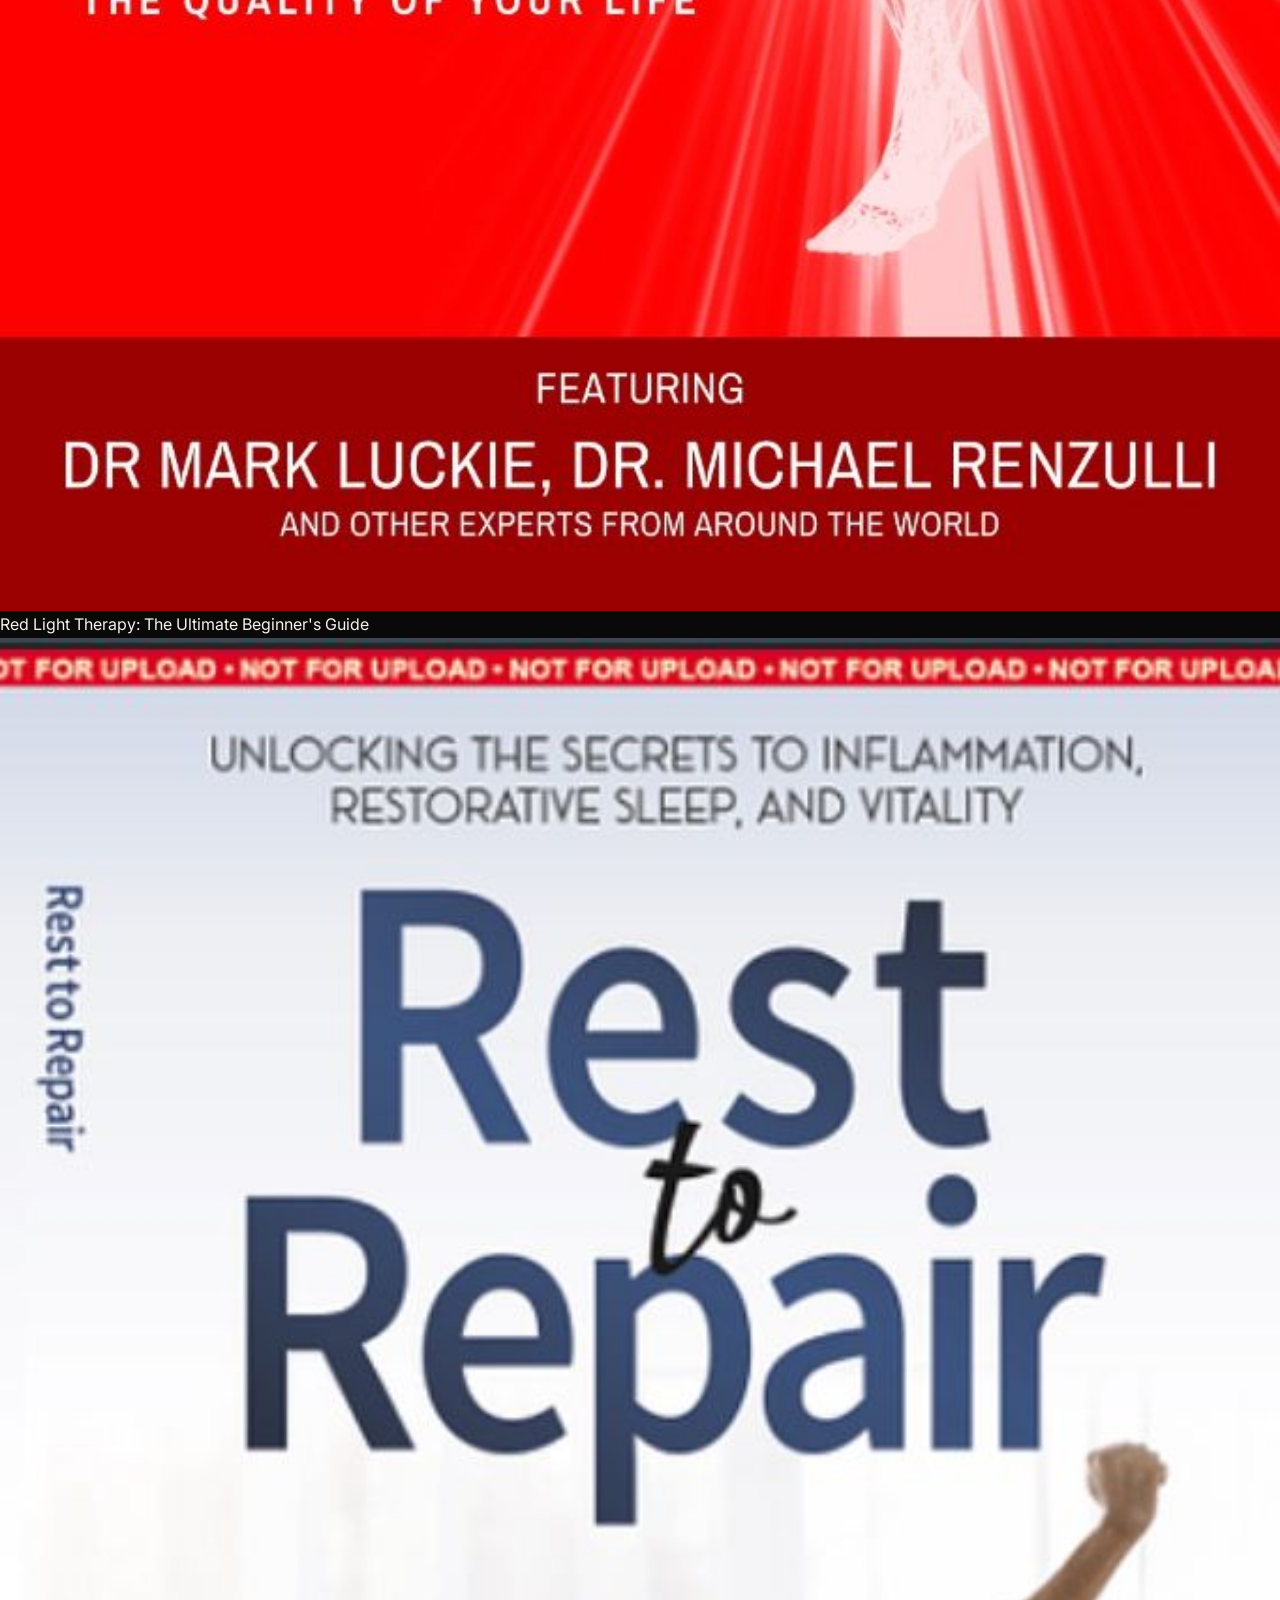
<file: blog/inflammaging-explained.html>
<!DOCTYPE html>
<html lang="en">
<head>
  <meta charset="UTF-8" />
  <meta name="viewport" content="width=device-width, initial-scale=1.0" />
  <title>Inflammaging Explained: The Silent Fire Burning Your Life Away | Dr. Mark Luckie, DC</title>
  <meta name="description" content="Chronic inflammation — inflammaging — is the hidden driver behind every major disease and accelerated aging. Dr. Mark Luckie, DC breaks down the science and the solution in Charleston, SC." />
  <meta name="author" content="Dr. Mark Luckie, DC" />
  <meta name="robots" content="index, follow, max-snippet:-1, max-image-preview:large" />
  <meta name="theme-color" content="#090909" />
  <meta property="og:type" content="article" />
  <meta property="og:url" content="https://www.drmarkluckie.com/blog/inflammaging-explained.html" />
  <meta property="og:title" content="Inflammaging Explained: The Silent Fire Burning Your Life Away" />
  <meta property="og:description" content="Chronic inflammation is quietly destroying your health. Here's what it is, why it happens, and exactly how to stop it." />
  <meta property="og:image" content="../images/qoc3GZsZ.jpg" />
  <meta property="article:author" content="Dr. Mark Luckie, DC" />
  <meta property="article:published_time" content="2025-03-12" />
  <meta property="article:section" content="Inflammation" />
  <meta name="twitter:card" content="summary_large_image" />
  <meta name="twitter:title" content="Inflammaging: The Silent Fire — Dr. Mark Luckie, DC" />
  <meta name="twitter:image" content="../images/qoc3GZsZ.jpg" />
  <link rel="canonical" href="https://www.drmarkluckie.com/blog/inflammaging-explained.html" />
  <link rel="icon" type="image/svg+xml" href="data:image/svg+xml,<svg xmlns='http://www.w3.org/2000/svg' viewBox='0 0 100 100'><rect width='100' height='100' rx='12' fill='%23090909'/><text y='.9em' font-size='80' x='10' fill='%23C9A84C' font-family='serif' font-style='italic'>L</text></svg>" />
  <script type="application/ld+json">
  { "@context": "https://schema.org", "@type": "Article",
    "headline": "Inflammaging Explained: The Silent Fire Burning Your Life Away",
    "description": "Chronic inflammation is quietly destroying your health. Here's what it is, why it happens, and exactly how to stop it.",
    "image": "../images/qoc3GZsZ.jpg",
    "datePublished": "2025-03-12", "dateModified": "2025-03-17",
    "author": { "@type": "Person", "name": "Dr. Mark Luckie, DC", "url": "https://www.drmarkluckie.com" },
    "publisher": { "@type": "Organization", "name": "Dr. Mark Luckie — The Performance Doctor", "url": "https://www.drmarkluckie.com" },
    "mainEntityOfPage": { "@type": "WebPage", "@id": "https://www.drmarkluckie.com/blog/inflammaging-explained.html" },
    "keywords": "inflammaging, chronic inflammation, anti-aging, regenerative medicine, Dr Mark Luckie"
  }
  </script>
  <script type="application/ld+json">
  { "@context": "https://schema.org", "@type": "BreadcrumbList", "itemListElement": [
    { "@type": "ListItem", "position": 1, "name": "Home", "item": "https://www.drmarkluckie.com/" },
    { "@type": "ListItem", "position": 2, "name": "Blog", "item": "https://www.drmarkluckie.com/blog.html" },
    { "@type": "ListItem", "position": 3, "name": "Inflammaging Explained", "item": "https://www.drmarkluckie.com/blog/inflammaging-explained.html" }
  ]}
  </script>
  <meta property="og:type" content="article" />
  <link rel="preconnect" href="https://fonts.googleapis.com" />
  <link rel="preconnect" href="https://fonts.gstatic.com" crossorigin />
  <link href="https://fonts.googleapis.com/css2?family=Cormorant+Garamond:ital,wght@0,300;0,400;0,600;1,300;1,400&family=Inter:wght@300;400;500;600&family=Montserrat:wght@300;400;500;600;700;800&display=swap" rel="stylesheet" />
  <link rel="stylesheet" href="https://cdn.jsdelivr.net/npm/@fortawesome/fontawesome-free@6.4.0/css/all.min.css" />
  <link rel="stylesheet" href="../css/style.css" />
  <link rel="stylesheet" href="../css/article.css" />
</head>
<body class="article-page">

  <!-- NAV -->
  <nav id="navbar" class="scrolled">
    <div class="nav-inner">
      <a href="../index.html" class="nav-logo"><span class="logo-dr">DR.</span><span class="logo-name">MARK LUCKIE</span></a>
      <button class="hamburger" id="hamburger" aria-label="Menu"><span></span><span></span><span></span></button>
      <ul class="nav-links" id="navLinks">
        <li><a href="../index.html#about" class="nav-link">About</a></li>
        <li><a href="../services.html" class="nav-link">Services</a></li>
        <li><a href="../index.html#books" class="nav-link">Books</a></li>
        <li><a href="../index.html#speaking" class="nav-link">Speaking</a></li>
        <li><a href="../blog.html" class="nav-link active">Blog</a></li>
        <li><a href="../index.html#contact" class="nav-link nav-cta">Work With Me</a></li>
      </ul>
    </div>
  </nav>

  <!-- ARTICLE HERO -->
  <div class="article-hero" style="background-image: url('../images/qoc3GZsZ.jpg')">
    <div class="article-hero-overlay"></div>
    <div class="article-hero-content">
      <div class="article-breadcrumb">
        <a href="../index.html">Home</a>
        <i class="fas fa-chevron-right"></i>
        <a href="../blog.html">Blog</a>
        <i class="fas fa-chevron-right"></i>
        <span>Inflammaging Explained</span>
      </div>
      <span class="article-category-badge">Inflammation</span>
      <h1>Inflammaging Explained:<br /><em>The Silent Fire Burning<br />Your Life Away</em></h1>
      <div class="article-meta-bar">
        <div class="article-author">
          <img src="../images/E9tn7e26.jpg" alt="Dr. Mark Luckie" />
          <div>
            <strong>Dr. Mark Luckie, DC</strong>
            <span>The Performance Doctor — DC, Author & Speaker</span>
          </div>
        </div>
        <div class="article-meta-details">
          <span><i class="fas fa-calendar-alt"></i> March 5, 2025</span>
          <span><i class="fas fa-clock"></i> 9 min read</span>
          <span><i class="fas fa-fire-alt"></i> Inflammation</span>
        </div>
      </div>
    </div>
  </div>

  <!-- ARTICLE BODY -->
  <main class="article-layout">
    <article class="article-content">

      <div class="article-intro">
        <p class="drop-cap">There's a fire inside you right now. You can't feel it, you can't see it, and your doctor probably hasn't mentioned it in your annual checkup. But it's there — slowly, silently burning away your vitality, your clarity, your hormones, your heart, and yes, your years. It's called <strong>inflammaging</strong>: the fusion of chronic inflammation and accelerated aging. And it is, without question, the most dangerous health threat most people have never heard of.</p>
      </div>

      <div class="article-toc">
        <h4><i class="fas fa-list"></i> In This Article</h4>
        <ol>
          <li><a href="#what-is">What is Inflammaging?</a></li>
          <li><a href="#how-it-starts">How the Fire Starts</a></li>
          <li><a href="#signs">11 Signs You Have Chronic Inflammation</a></li>
          <li><a href="#diseases">The Disease Connection</a></li>
          <li><a href="#diet">The Inflammaging Diet: Foods That Fuel the Fire</a></li>
          <li><a href="#protocol">Dr. Luckie's Anti-Inflammaging Protocol</a></li>
          <li><a href="#red-light">Red Light Therapy's Role</a></li>
          <li><a href="#action">Your 7-Day Action Plan</a></li>
        </ol>
      </div>

      <h2 id="what-is">What Is Inflammaging?</h2>
      <p>The term "inflammaging" was coined by immunologist Dr. Claudio Franceschi in 2000. It describes a state of <strong>low-grade, chronic, systemic inflammation</strong> that persists as we age — not the acute inflammation that heals a cut or fights an infection, but a persistent, slow-burning inflammatory response that never fully turns off.</p>
      <p>Acute inflammation is your body's emergency response team. A sprained ankle swells, turns red, gets hot — that's acute inflammation doing its job. Within days or weeks, it resolves. Inflammaging is the opposite: it's like a 911 call that never gets answered, leaving emergency sirens blaring 24 hours a day, seven days a week. That constant alarm state is what destroys you from the inside.</p>

      <div class="article-callout callout-gold">
        <i class="fas fa-fire-alt"></i>
        <div>
          <strong>The Key Distinction:</strong> Acute inflammation saves your life. Chronic inflammation — inflammaging — ends it prematurely. Understanding the difference is the first step to fighting back.
        </div>
      </div>

      <h2 id="how-it-starts">How the Fire Starts</h2>
      <p>Inflammaging doesn't have a single cause — it's a perfect storm of modern living. Here are the primary ignition sources:</p>

      <div class="article-list-grid">
        <div class="list-grid-item">
          <div class="list-grid-icon"><i class="fas fa-utensils"></i></div>
          <h4>Ultra-Processed Food</h4>
          <p>Refined sugars, seed oils, artificial additives, and fast food trigger continuous inflammatory cascades in the gut and bloodstream.</p>
        </div>
        <div class="list-grid-item">
          <div class="list-grid-icon"><i class="fas fa-moon"></i></div>
          <h4>Sleep Deprivation</h4>
          <p>Even one night of poor sleep spikes inflammatory cytokines. Chronically short sleep is one of the fastest pathways to inflammaging.</p>
        </div>
        <div class="list-grid-item">
          <div class="list-grid-icon"><i class="fas fa-brain"></i></div>
          <h4>Chronic Stress</h4>
          <p>Cortisol, when chronically elevated, disrupts immune signaling and creates the perfect environment for inflammatory activity to flourish.</p>
        </div>
        <div class="list-grid-item">
          <div class="list-grid-icon"><i class="fas fa-couch"></i></div>
          <h4>Sedentary Lifestyle</h4>
          <p>Physical inactivity dramatically increases inflammatory markers. Movement is anti-inflammatory medicine — and it's free.</p>
        </div>
        <div class="list-grid-item">
          <div class="list-grid-icon"><i class="fas fa-wine-glass-alt"></i></div>
          <h4>Alcohol & Toxins</h4>
          <p>Alcohol is directly pro-inflammatory. Environmental toxins — from plastics, pesticides, and pollution — further burden the immune system.</p>
        </div>
        <div class="list-grid-item">
          <div class="list-grid-icon"><i class="fas fa-dna"></i></div>
          <h4>Hormonal Decline</h4>
          <p>Declining testosterone and estrogen remove key anti-inflammatory protections. This is why inflammaging accelerates dramatically after 40.</p>
        </div>
      </div>

      <h2 id="signs">11 Signs You Have Chronic Inflammation Right Now</h2>
      <p>Most people are walking around with chronic inflammation and have no idea. They chalk it up to "getting older" or "just being tired." Here are the warning signs your body is already on fire:</p>

      <div class="numbered-list">
        <div class="numbered-item">
          <span class="num">01</span>
          <div>
            <h4>Persistent fatigue that sleep doesn't fix</h4>
            <p>Inflammatory cytokines directly interfere with cellular energy production and sleep quality, creating a vicious cycle of exhaustion.</p>
          </div>
        </div>
        <div class="numbered-item">
          <span class="num">02</span>
          <div>
            <h4>Brain fog and difficulty concentrating</h4>
            <p>Neuroinflammation — inflammation in the brain — impairs memory, focus, and cognitive performance. Many call it "brain on fire."</p>
          </div>
        </div>
        <div class="numbered-item">
          <span class="num">03</span>
          <div>
            <h4>Unexplained weight gain, especially around the belly</h4>
            <p>Visceral fat is both a cause and consequence of inflammation — it actively secretes inflammatory compounds called adipokines.</p>
          </div>
        </div>
        <div class="numbered-item">
          <span class="num">04</span>
          <div>
            <h4>Frequent illness or slow recovery</h4>
            <p>A chronically activated immune system becomes exhausted and less effective at fighting actual threats.</p>
          </div>
        </div>
        <div class="numbered-item">
          <span class="num">05</span>
          <div>
            <h4>Joint pain and stiffness</h4>
            <p>Especially in the morning or after sitting — a classic sign of low-grade inflammatory activity in the joints.</p>
          </div>
        </div>
        <div class="numbered-item">
          <span class="num">06</span>
          <div>
            <h4>Skin problems: acne, eczema, psoriasis, premature wrinkles</h4>
            <p>The skin is the body's largest organ — and one of the first places chronic inflammation shows up visibly.</p>
          </div>
        </div>
        <div class="numbered-item">
          <span class="num">07</span>
          <div>
            <h4>Digestive issues: bloating, gas, IBS symptoms</h4>
            <p>A leaky or inflamed gut is both a source and symptom of systemic inflammation — the two reinforce each other.</p>
          </div>
        </div>
        <div class="numbered-item">
          <span class="num">08</span>
          <div>
            <h4>Mood disorders: anxiety and depression</h4>
            <p>Emerging research shows that chronic inflammation is a primary driver of depression — separate from serotonin imbalances.</p>
          </div>
        </div>
        <div class="numbered-item">
          <span class="num">09</span>
          <div>
            <h4>High blood pressure or cholesterol</h4>
            <p>Inflammation damages arterial walls, triggering compensatory changes in blood pressure and lipid metabolism.</p>
          </div>
        </div>
        <div class="numbered-item">
          <span class="num">10</span>
          <div>
            <h4>Low libido and sexual dysfunction</h4>
            <p>Inflammation suppresses testosterone production — which in turn increases inflammation. Another vicious cycle.</p>
          </div>
        </div>
        <div class="numbered-item">
          <span class="num">11</span>
          <div>
            <h4>Elevated blood sugar or insulin resistance</h4>
            <p>Chronic inflammation impairs insulin receptor sensitivity, driving pre-diabetes and type 2 diabetes risk.</p>
          </div>
        </div>
      </div>

      <div class="article-callout callout-dark">
        <i class="fas fa-quote-left"></i>
        <div>
          <p>"If I could give every person one piece of health advice, it would be this: test your inflammatory markers. Most people are shocked when they see their numbers. That shock is what motivates real change."</p>
          <strong>— Dr. Mark Luckie</strong>
        </div>
      </div>

      <h2 id="diseases">The Disease Connection: What Inflammaging Causes</h2>
      <p>This is where the stakes become crystal clear. Chronic inflammation is not just an annoyance — it is the root cause or a major contributor to virtually every chronic disease that kills people prematurely:</p>
      <ul class="styled-list">
        <li><i class="fas fa-heart"></i> <strong>Cardiovascular disease:</strong> Inflammation damages arterial walls and drives plaque formation</li>
        <li><i class="fas fa-brain"></i> <strong>Alzheimer's and dementia:</strong> Neuroinflammation is now considered central to cognitive decline</li>
        <li><i class="fas fa-ribbon"></i> <strong>Cancer:</strong> Chronic inflammation creates an environment where abnormal cells thrive</li>
        <li><i class="fas fa-tint"></i> <strong>Type 2 diabetes:</strong> Inflammatory molecules directly impair insulin function</li>
        <li><i class="fas fa-bone"></i> <strong>Arthritis:</strong> Both osteo and rheumatoid — driven by inflammatory signaling</li>
        <li><i class="fas fa-lungs"></i> <strong>Asthma and COPD:</strong> Airway inflammation is the defining feature of both conditions</li>
        <li><i class="fas fa-shield-alt"></i> <strong>Autoimmune disease:</strong> A confused inflammatory system that attacks your own tissues</li>
      </ul>

      <h2 id="diet">The Inflammaging Diet: Foods That Fuel the Fire</h2>
      <p>What you eat is either fighting inflammation or feeding it. Here's the breakdown:</p>

      <div class="two-col-list">
        <div class="col-list-bad">
          <h4><i class="fas fa-times-circle"></i> Pro-Inflammatory Foods</h4>
          <ul>
            <li>Refined sugar and high-fructose corn syrup</li>
            <li>Industrial seed oils (canola, soy, corn, sunflower)</li>
            <li>Ultra-processed snack foods</li>
            <li>White bread, pasta, and refined grains</li>
            <li>Conventional red meat from factory farms</li>
            <li>Margarine and trans fats</li>
            <li>Artificial sweeteners and additives</li>
            <li>Excessive alcohol</li>
          </ul>
        </div>
        <div class="col-list-good">
          <h4><i class="fas fa-check-circle"></i> Anti-Inflammatory Foods</h4>
          <ul>
            <li>Fatty fish (salmon, sardines, mackerel — omega-3s)</li>
            <li>Leafy greens (spinach, kale, arugula)</li>
            <li>Berries (blueberries, strawberries, cherries)</li>
            <li>Extra virgin olive oil</li>
            <li>Turmeric with black pepper (curcumin)</li>
            <li>Green tea and matcha</li>
            <li>Nuts and seeds (walnuts, flaxseed)</li>
            <li>Cruciferous vegetables (broccoli, cauliflower)</li>
          </ul>
        </div>
      </div>

      <h2 id="protocol">Dr. Luckie's Anti-Inflammaging Protocol</h2>
      <p>After treating thousands of patients and publishing an entire book on this topic (<em>INFLAMMAGING</em>), here is the core protocol I use at my Charleston clinic and recommend to every patient:</p>

      <div class="protocol-steps">
        <div class="protocol-step">
          <div class="step-number">1</div>
          <div class="step-content">
            <h4>Test, Don't Guess</h4>
            <p>Get baseline labs: hsCRP (high-sensitivity C-reactive protein), IL-6, TNF-alpha, homocysteine, and a complete metabolic panel. You cannot manage what you cannot measure.</p>
          </div>
        </div>
        <div class="protocol-step">
          <div class="step-number">2</div>
          <div class="step-content">
            <h4>Optimize Hormones</h4>
            <p>Testosterone is profoundly anti-inflammatory. Estrogen plays a critical role in women. Normalizing hormonal status is non-negotiable for extinguishing inflammaging.</p>
          </div>
        </div>
        <div class="protocol-step">
          <div class="step-number">3</div>
          <div class="step-content">
            <h4>Eliminate Dietary Triggers</h4>
            <p>Remove the top inflammatory foods for 30 days. Most patients see measurable changes in their CRP levels within weeks of cleaning up their diet.</p>
          </div>
        </div>
        <div class="protocol-step">
          <div class="step-number">4</div>
          <div class="step-content">
            <h4>Strategic Supplementation</h4>
            <p>Omega-3 fatty acids (EPA/DHA), curcumin with piperine, vitamin D3 with K2, magnesium glycinate, and a quality probiotic form the foundation of my anti-inflammatory supplement stack.</p>
          </div>
        </div>
        <div class="protocol-step">
          <div class="step-number">5</div>
          <div class="step-content">
            <h4>Red Light Therapy</h4>
            <p>Photobiomodulation is one of the most powerful clinical tools I have for reducing systemic inflammation. We use it extensively at the clinic — and the results speak for themselves.</p>
          </div>
        </div>
        <div class="protocol-step">
          <div class="step-number">6</div>
          <div class="step-content">
            <h4>Sleep Architecture Repair</h4>
            <p>Eight hours of quality sleep dramatically reduces inflammatory markers. This means addressing sleep apnea, optimizing your environment, and establishing non-negotiable sleep rituals.</p>
          </div>
        </div>
        <div class="protocol-step">
          <div class="step-number">7</div>
          <div class="step-content">
            <h4>Targeted Exercise</h4>
            <p>Zone 2 cardio (150+ minutes/week) and resistance training are the most potent anti-inflammatory interventions available — completely free and with zero side effects.</p>
          </div>
        </div>
      </div>

      <h2 id="red-light">Red Light Therapy's Role in Fighting Inflammaging</h2>
      <p>I dedicated an entire book to red light therapy (<em>Red Light Revolution</em>), and inflammation is one of the primary reasons why. Photobiomodulation works by activating mitochondria — your cells' power plants — through specific wavelengths of red (660nm) and near-infrared light (850nm). The results include:</p>
      <ul class="styled-list">
        <li><i class="fas fa-check"></i> Reduction in pro-inflammatory cytokines (IL-6, TNF-alpha, NF-κB)</li>
        <li><i class="fas fa-check"></i> Increased cellular energy (ATP production)</li>
        <li><i class="fas fa-check"></i> Enhanced circulation and lymphatic drainage</li>
        <li><i class="fas fa-check"></i> Accelerated tissue repair and regeneration</li>
        <li><i class="fas fa-check"></i> Reduced oxidative stress</li>
        <li><i class="fas fa-check"></i> Improved mitochondrial function</li>
      </ul>
      <p>In my clinic, we use medical-grade panels for full-body sessions. Patients typically notice improvements in energy, joint pain, and sleep within the first two to four weeks of regular use.</p>

      <h2 id="action">Your 7-Day Anti-Inflammaging Jump Start</h2>

      <div class="day-plan">
        <div class="day-item"><span class="day-label">Day 1</span><p>Order a hsCRP blood test. Log everything you eat for 24 hours and circle anything from the pro-inflammatory list above.</p></div>
        <div class="day-item"><span class="day-label">Day 2</span><p>Remove all seed oils from your kitchen. Replace with extra virgin olive oil and butter from grass-fed cows.</p></div>
        <div class="day-item"><span class="day-label">Day 3</span><p>Add a 30-minute walk at a conversational pace. This is Zone 2 cardio and one of the most powerful anti-inflammatory activities you can do.</p></div>
        <div class="day-item"><span class="day-label">Day 4</span><p>Remove all refined sugar for the day. Replace sweet cravings with berries and dark chocolate (70%+ cacao).</p></div>
        <div class="day-item"><span class="day-label">Day 5</span><p>Set a non-negotiable bedtime. Aim for 7.5–9 hours in a dark, cool room. Download a sleep tracking app if you want data.</p></div>
        <div class="day-item"><span class="day-label">Day 6</span><p>Take 2g EPA/DHA omega-3s and 5,000 IU vitamin D3 with K2. Do a 10-minute cold face rinse or cold shower to acutely reduce inflammation.</p></div>
        <div class="day-item"><span class="day-label">Day 7</span><p>Review your food log and commit to one dietary change per week going forward. Book a consultation to get your full inflammatory panel tested properly.</p></div>
      </div>

      <div class="article-cta-box">
        <h3>Your Inflammaging Score Could Be Putting Your Life at Risk</h3>
        <p>Dr. Luckie's <em>INFLAMMAGING</em> protocol has helped hundreds of patients reduce their inflammatory markers and reclaim their health. The first step is a comprehensive lab analysis and consultation.</p>
        <div class="article-cta-actions">
          <a href="../index.html#contact" class="btn btn-primary">Book Your Consultation</a>
          <a href="https://www.amazon.com/INFLAMMAGING-Unlocking-Secrets-Inflammation-Aging/dp/B0CW1GF8LG" target="_blank" rel="noopener" class="btn btn-ghost"><i class="fab fa-amazon"></i> Get the INFLAMMAGING Book</a>
        </div>
      </div>

    </article>

    <!-- SIDEBAR -->
    <aside class="article-sidebar">
      <div class="sidebar-author">
        <img src="../images/E9tn7e26.jpg" alt="Dr. Mark Luckie" />
        <h4>Dr. Mark Luckie, DC</h4>
        <p>Pioneer in regenerative and anti-aging medicine. Bestselling author of <em>INFLAMMAGING</em>. Based in Charleston, SC.</p>
        <a href="../index.html#contact" class="btn btn-primary btn-sm">Work With Dr. Luckie</a>
      </div>

      <div class="sidebar-books">
        <h4>Related Reading</h4>
        <a href="../index.html#books" class="sidebar-book">
          <img src="../images/qoc3GZsZ.jpg" alt="INFLAMMAGING" />
          <div>
            <strong>INFLAMMAGING</strong>
            <span>Unlocking the Secrets to Inflammation and Aging</span>
          </div>
        </a>
        <a href="../index.html#books" class="sidebar-book">
          <img src="../images/2E8Xk0Lb.jpg" alt="Rest to Repair" />
          <div>
            <strong>Rest to Repair</strong>
            <span>Sleep, inflammation, and vitality</span>
          </div>
        </a>
      </div>

      <div class="sidebar-cta">
        <h4>Get Dr. Luckie's Weekly Health Secrets</h4>
        <p>Real science. Zero fluff. Delivered to your inbox every week.</p>
        <form class="sidebar-newsletter" id="sidebarNewsletter">
          <input type="email" placeholder="Your email address" required />
          <button type="submit" class="btn btn-primary btn-full">Subscribe Free</button>
        </form>
      </div>

      <div class="sidebar-articles">
        <h4>More Articles</h4>
        <a href="testosterone-truth.html" class="sidebar-article-link">
          <img src="../images/WQ1BdKvq.jpg" alt="" />
          <span>The Testosterone Truth: Why Every Man Over 35 Needs to Read This</span>
        </a>
        <a href="red-light-therapy-guide.html" class="sidebar-article-link">
          <img src="../images/Rq657iJz.jpg" alt="" />
          <span>Red Light Therapy: The Ultimate Beginner's Guide</span>
        </a>
        <a href="sleep-science.html" class="sidebar-article-link">
          <img src="../images/2E8Xk0Lb.jpg" alt="" />
          <span>Why Sleep Is the Most Powerful Anti-Aging Tool</span>
        </a>
      </div>
    </aside>
  </main>

  <!-- FOOTER -->
  <footer id="footer">
    <div class="container">
      <div class="footer-bottom" style="border-top: none; padding-top: 2rem;">
        <p><a href="../index.html" class="footer-logo" style="font-size:1rem;"><span class="logo-dr">DR.</span><span class="logo-name">MARK LUCKIE</span></a></p>
        <p>&copy; 2025 Dr. Mark Luckie. All rights reserved. Charleston, SC.</p>
        <p class="footer-disclaimer">Information provided is for educational purposes only and does not constitute medical advice.</p>
      </div>
    </div>
  </footer>

  <script src="../js/main.js"></script>
  <script>
    // Sidebar newsletter
    document.getElementById('sidebarNewsletter')?.addEventListener('submit', async function(e) {
      e.preventDefault();
      const email = this.querySelector('input').value;
      try {
        await fetch('../tables/newsletter_subscribers', {
          method: 'POST',
          headers: {'Content-Type': 'application/json'},
          body: JSON.stringify({ email, source: 'blog', active: true })
        });
        this.innerHTML = '<p style="color:var(--gold);font-weight:600;text-align:center;">✓ You\'re subscribed! Check your inbox.</p>';
      } catch(err) {
        this.innerHTML = '<p style="color:var(--gold);">Thank you! You\'re on the list.</p>';
      }
    });
  </script>
</body>
</html>
</file>
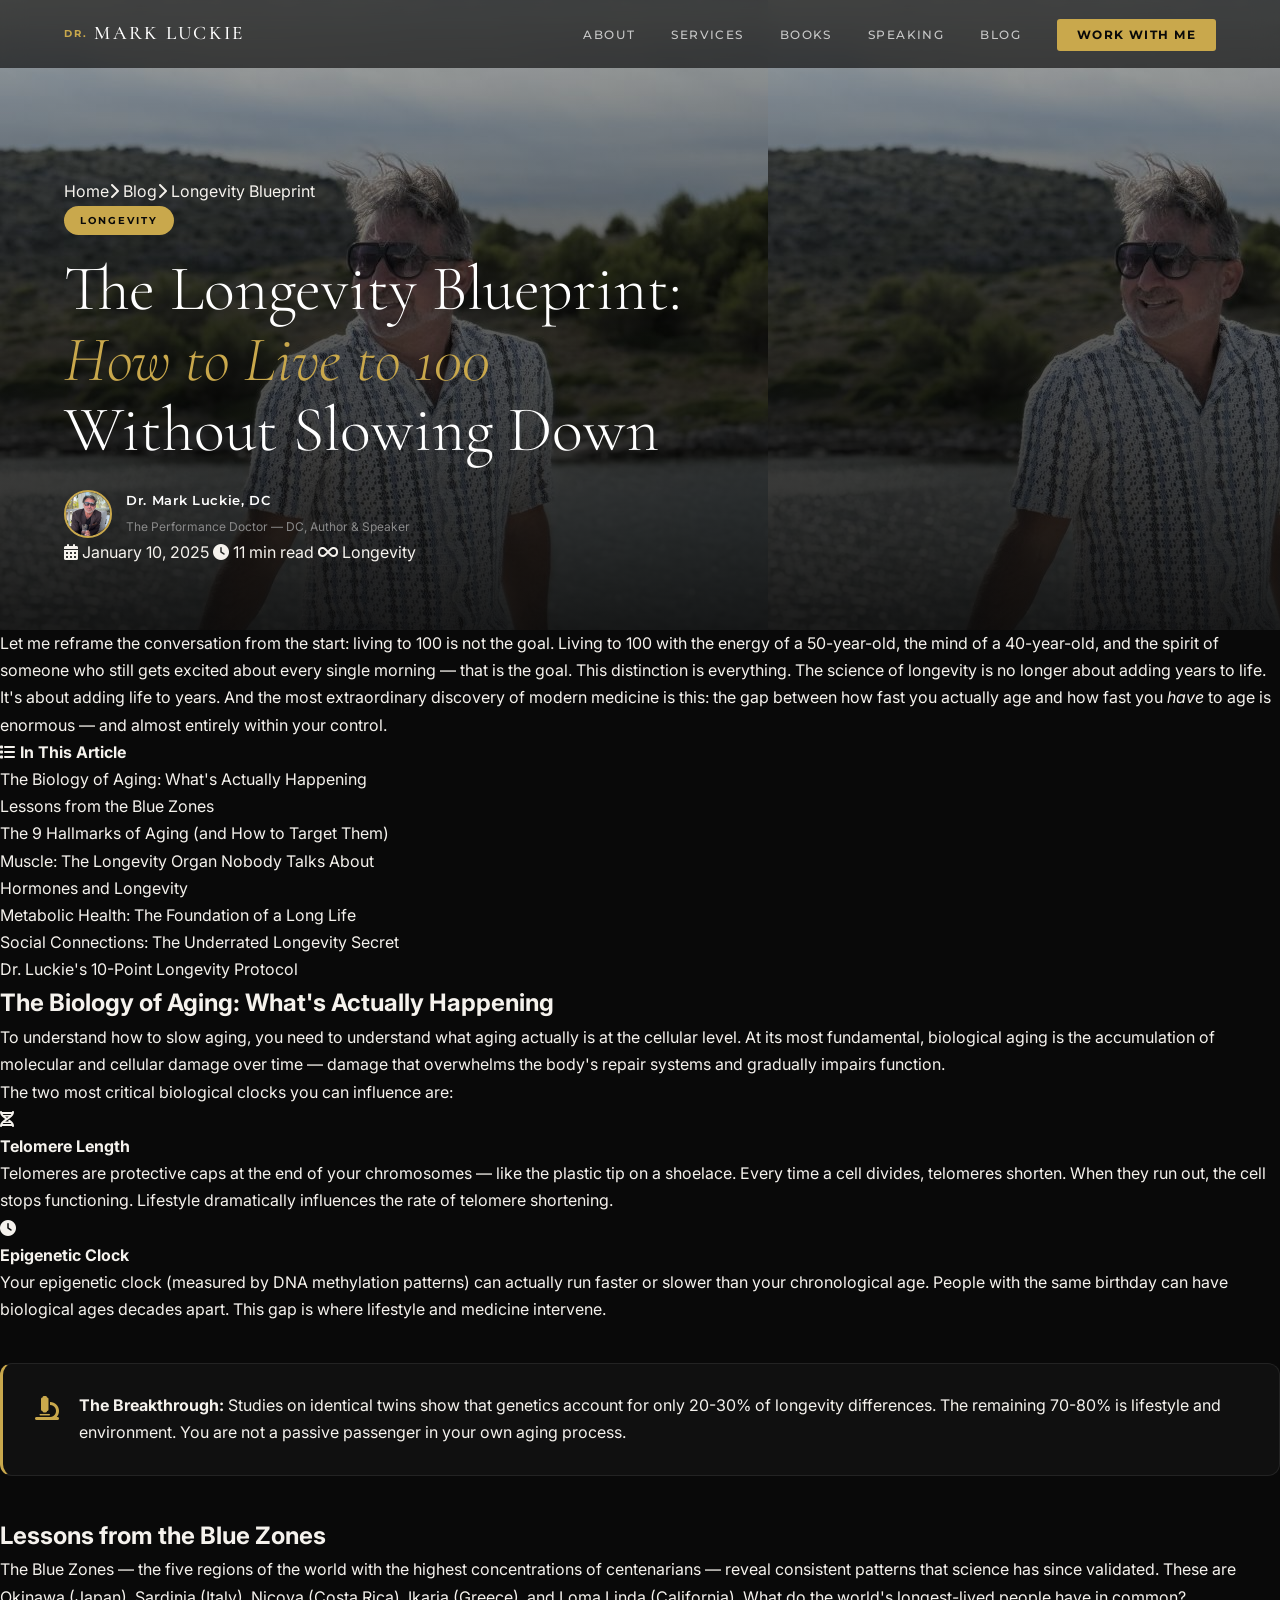
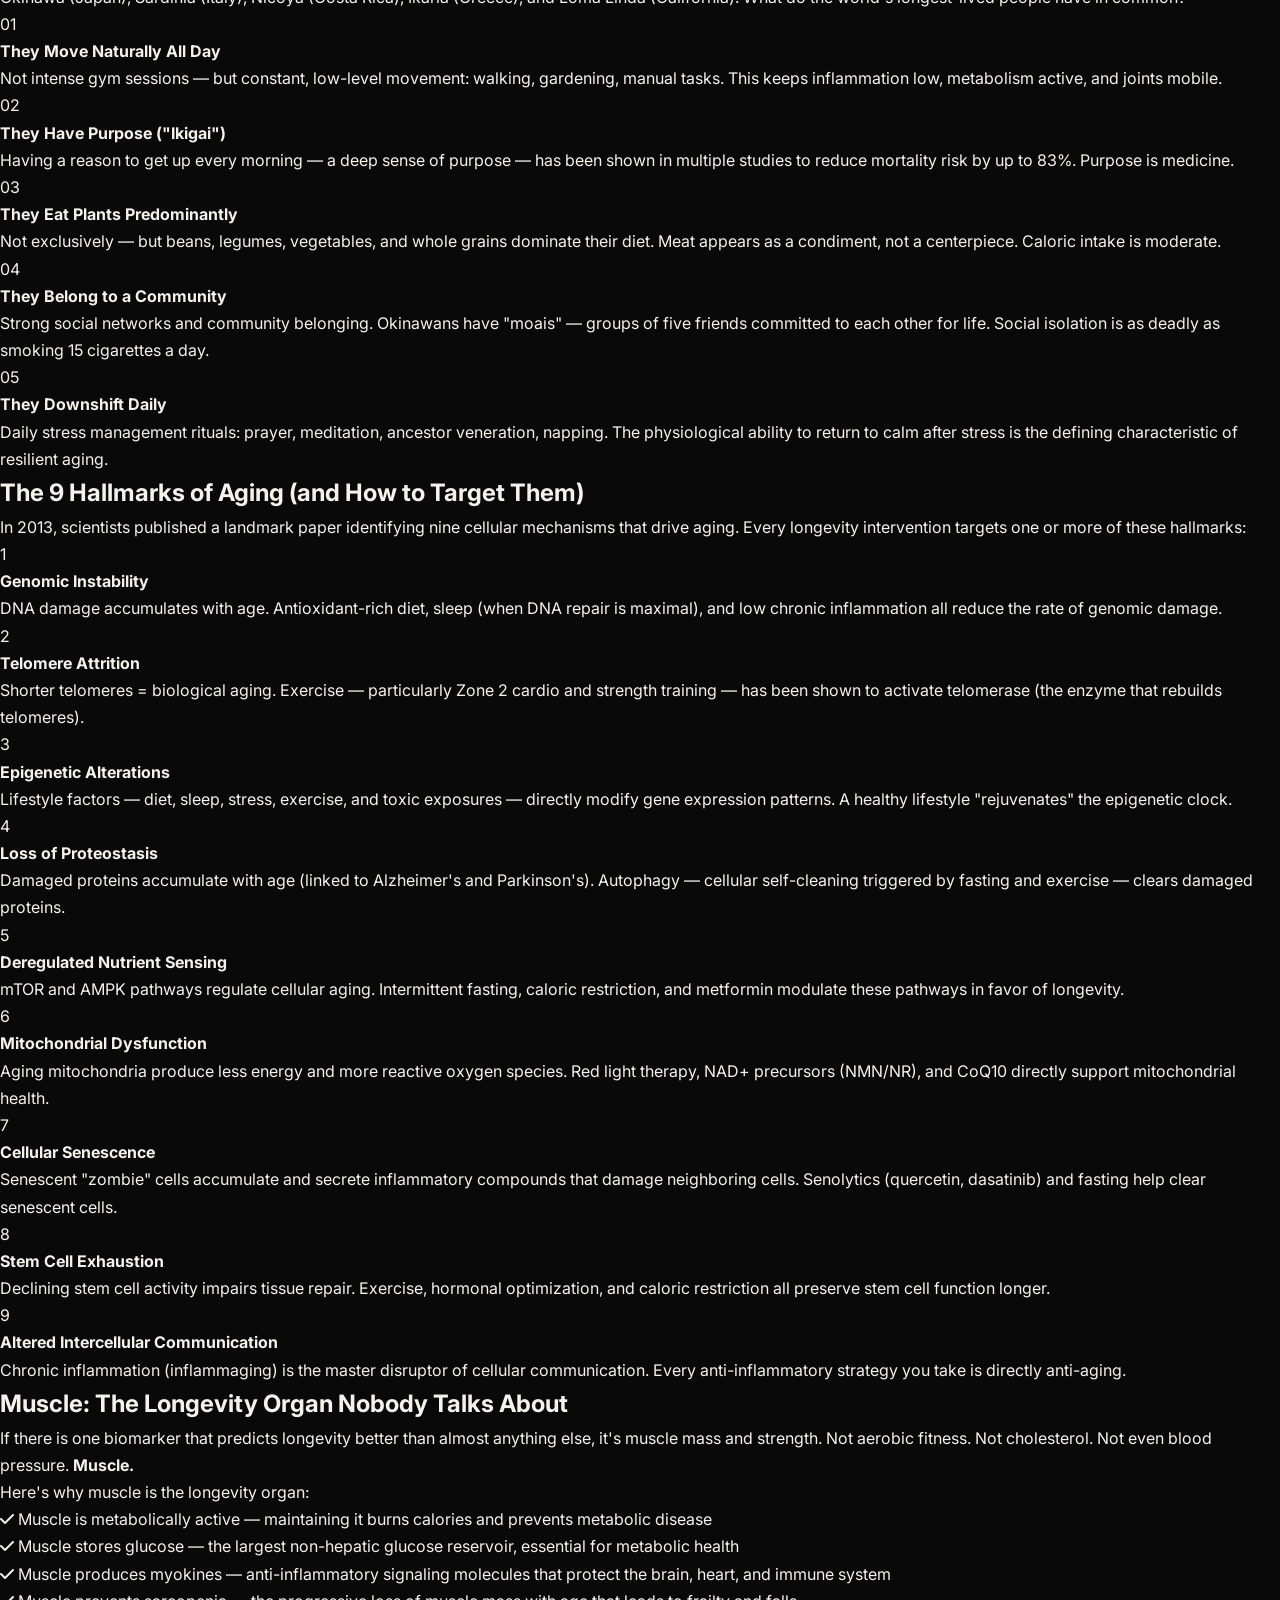
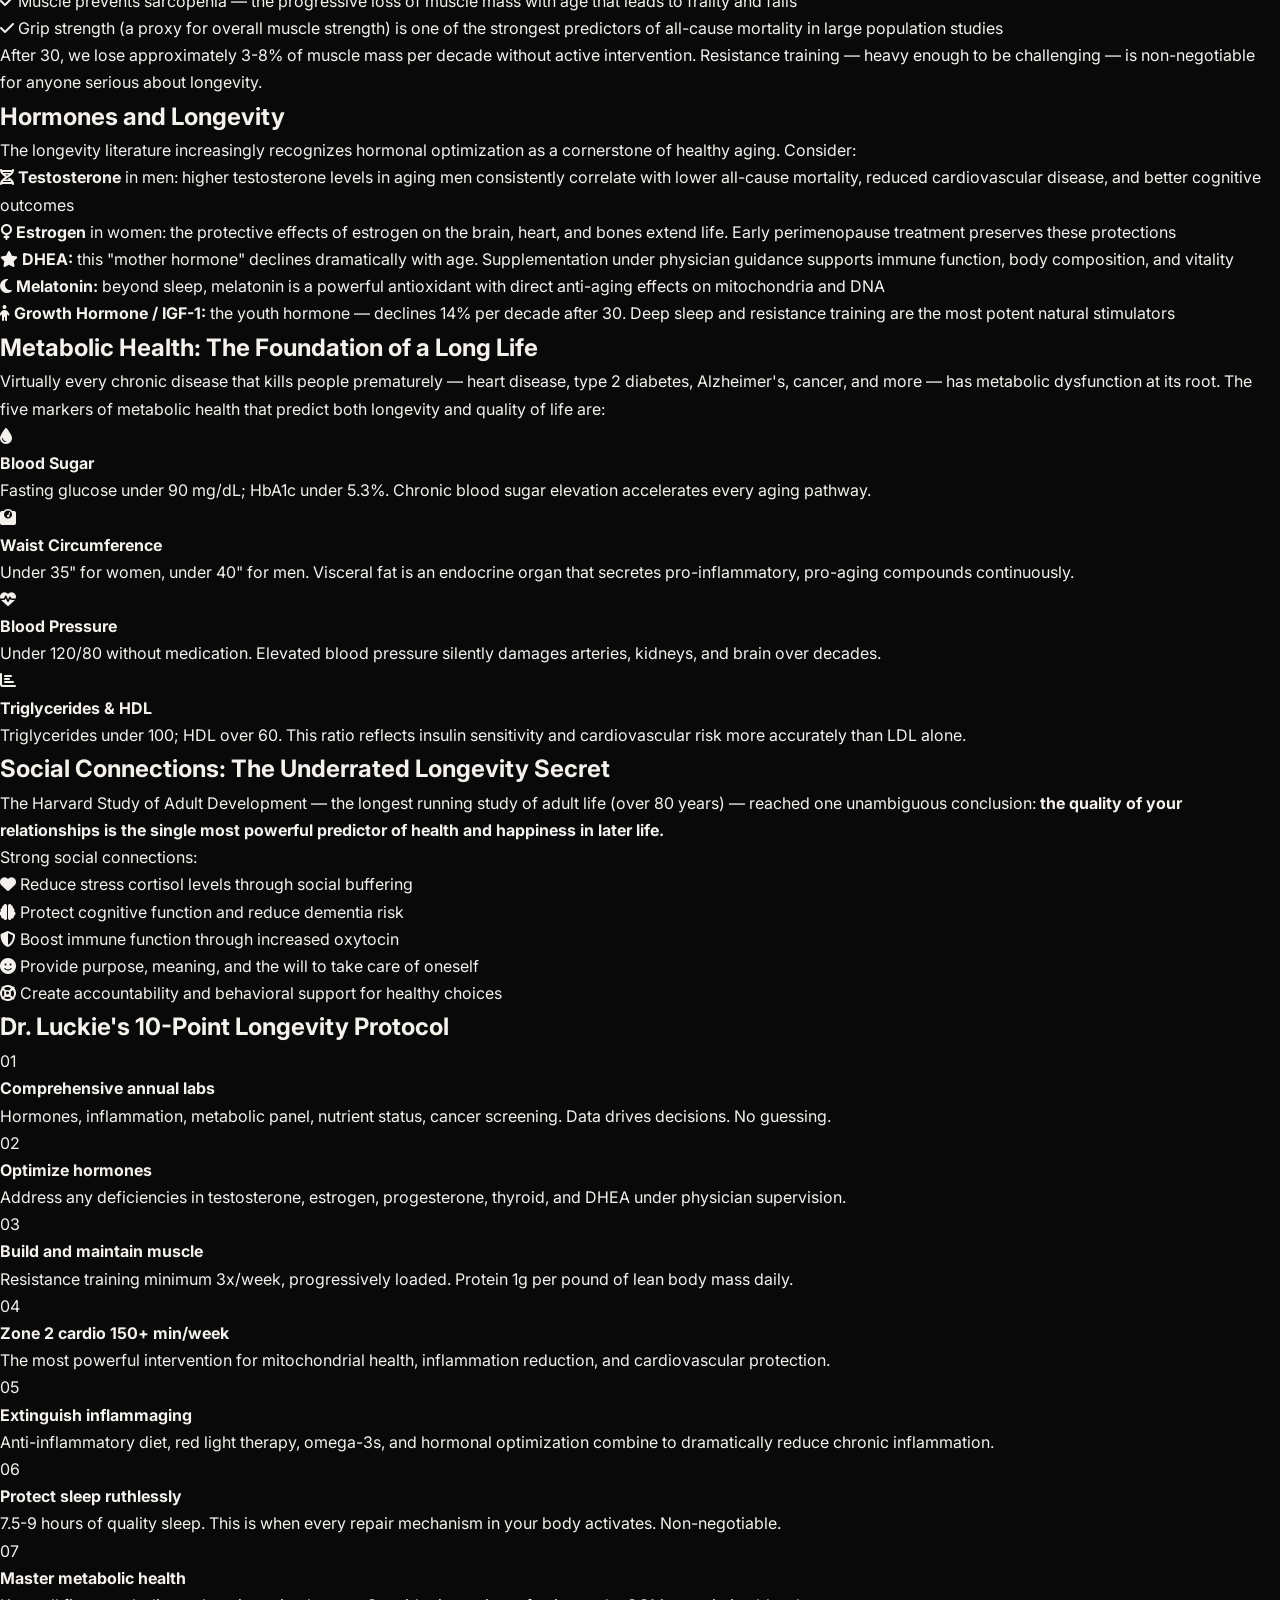
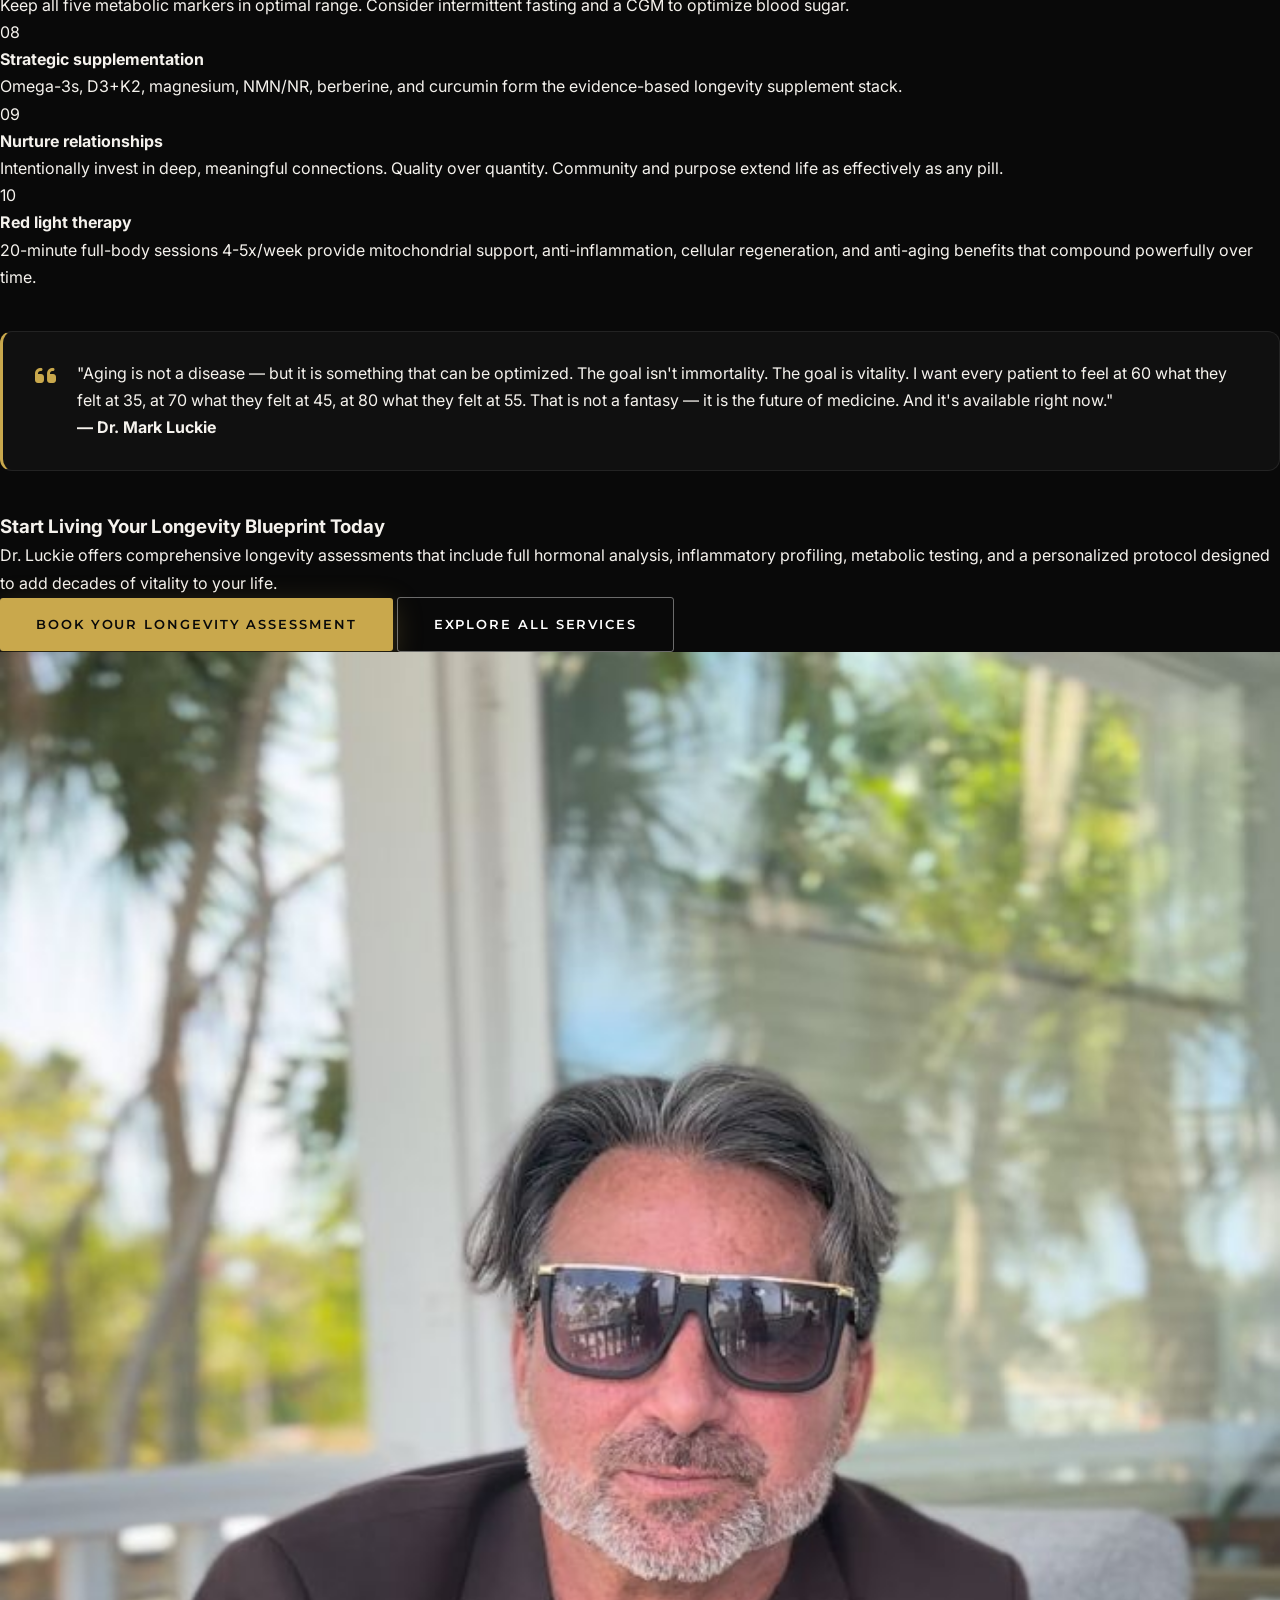
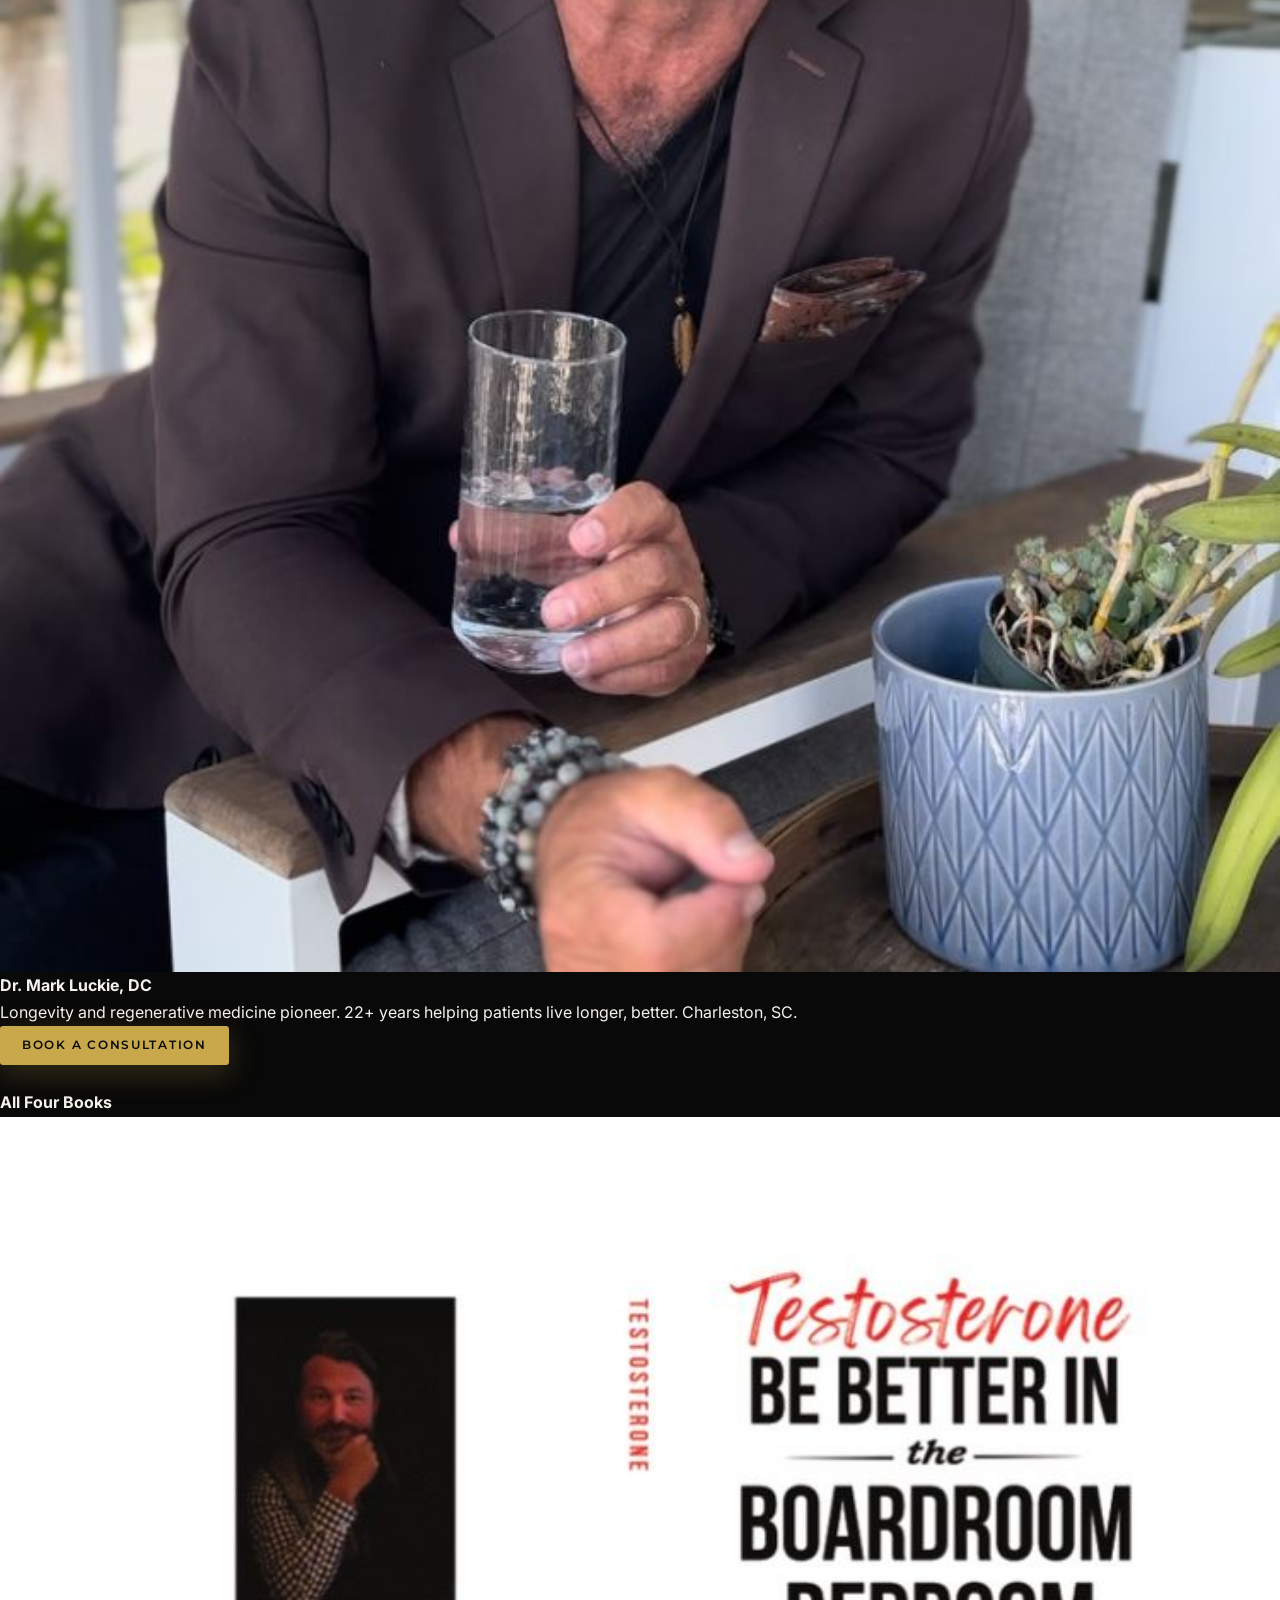
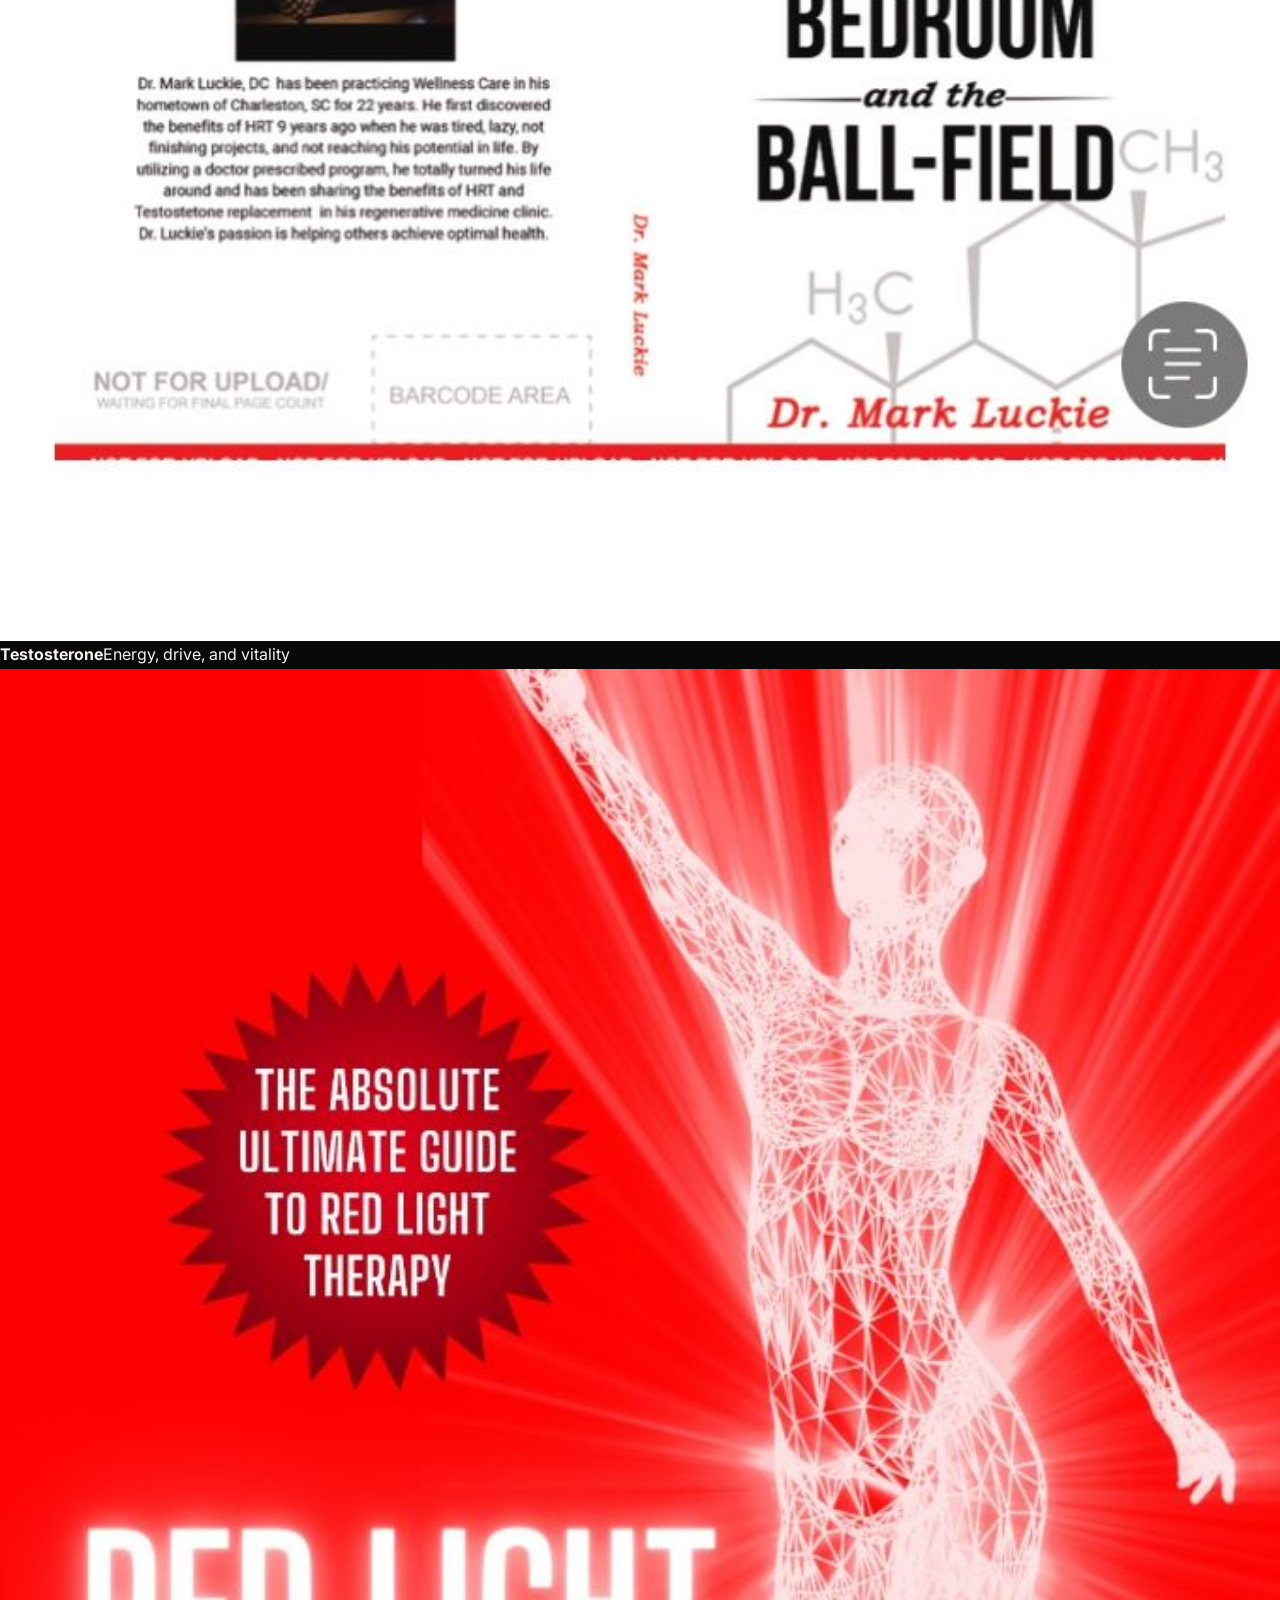
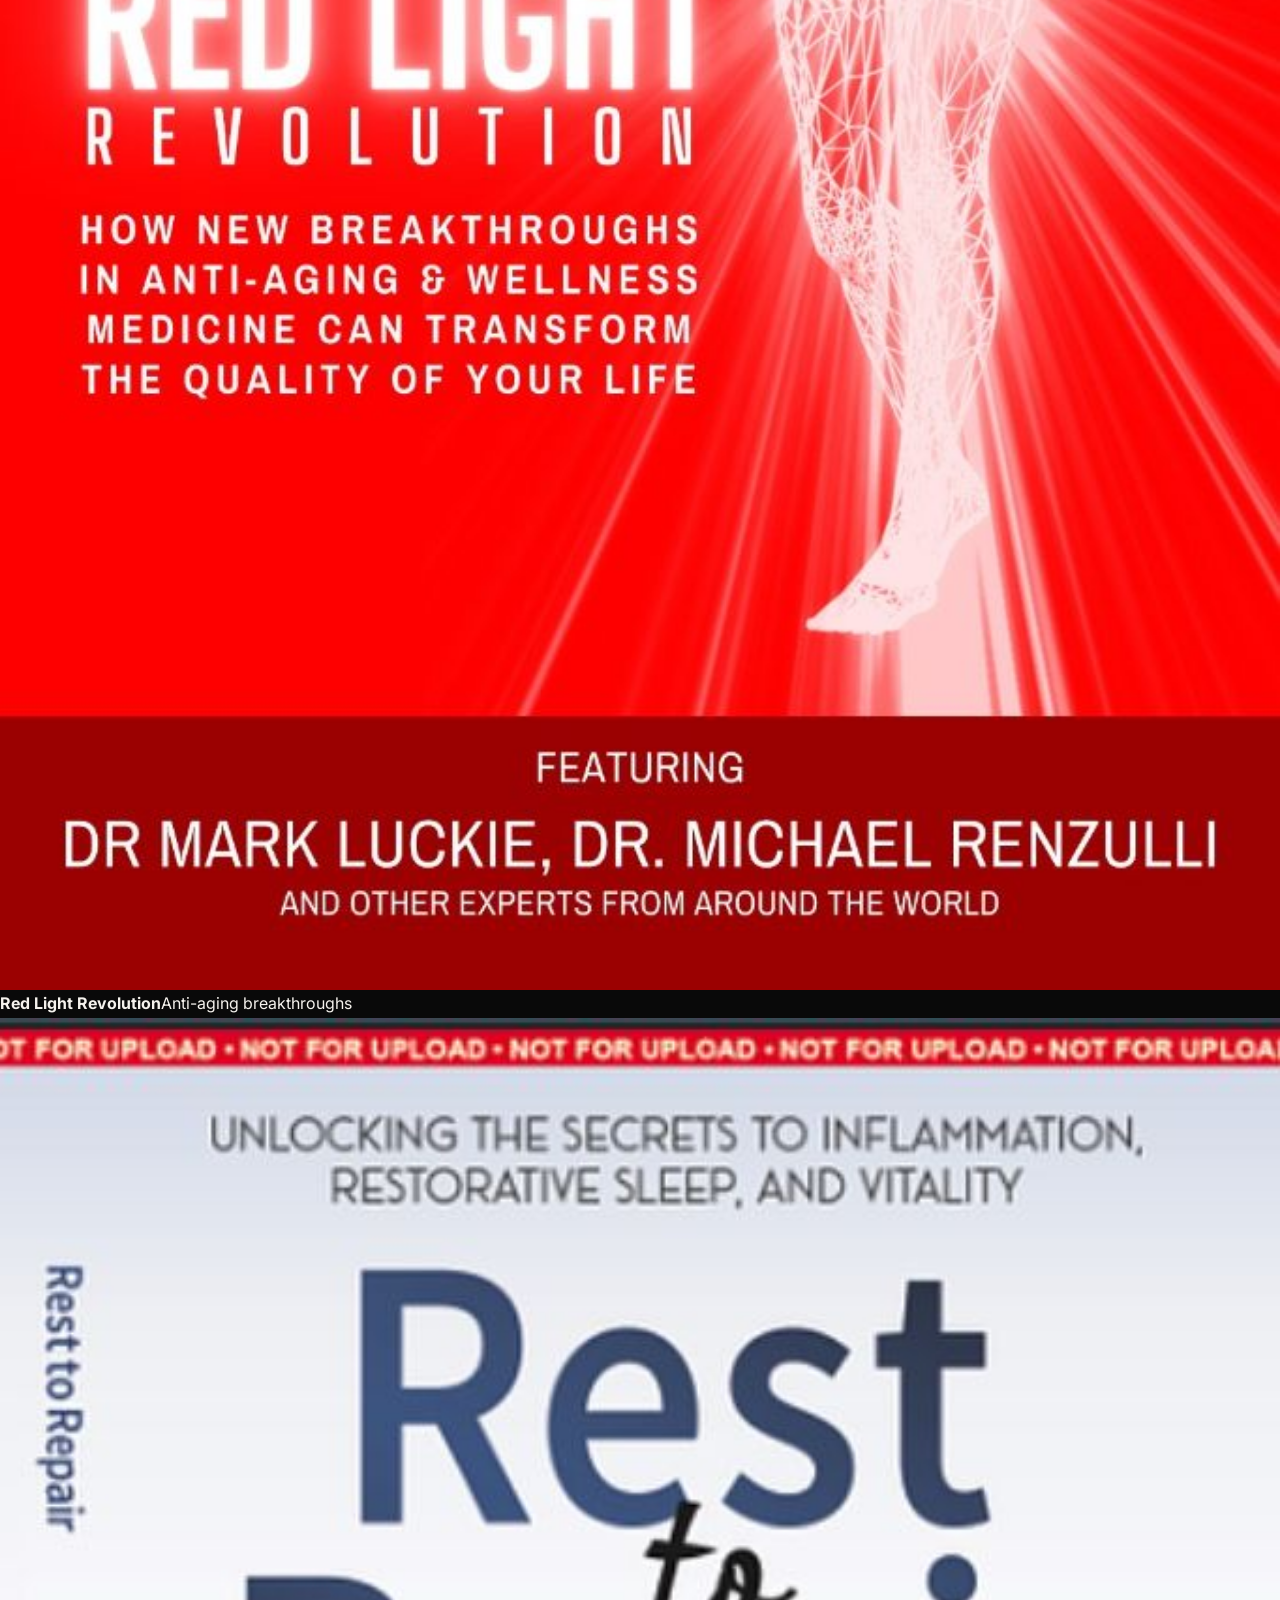
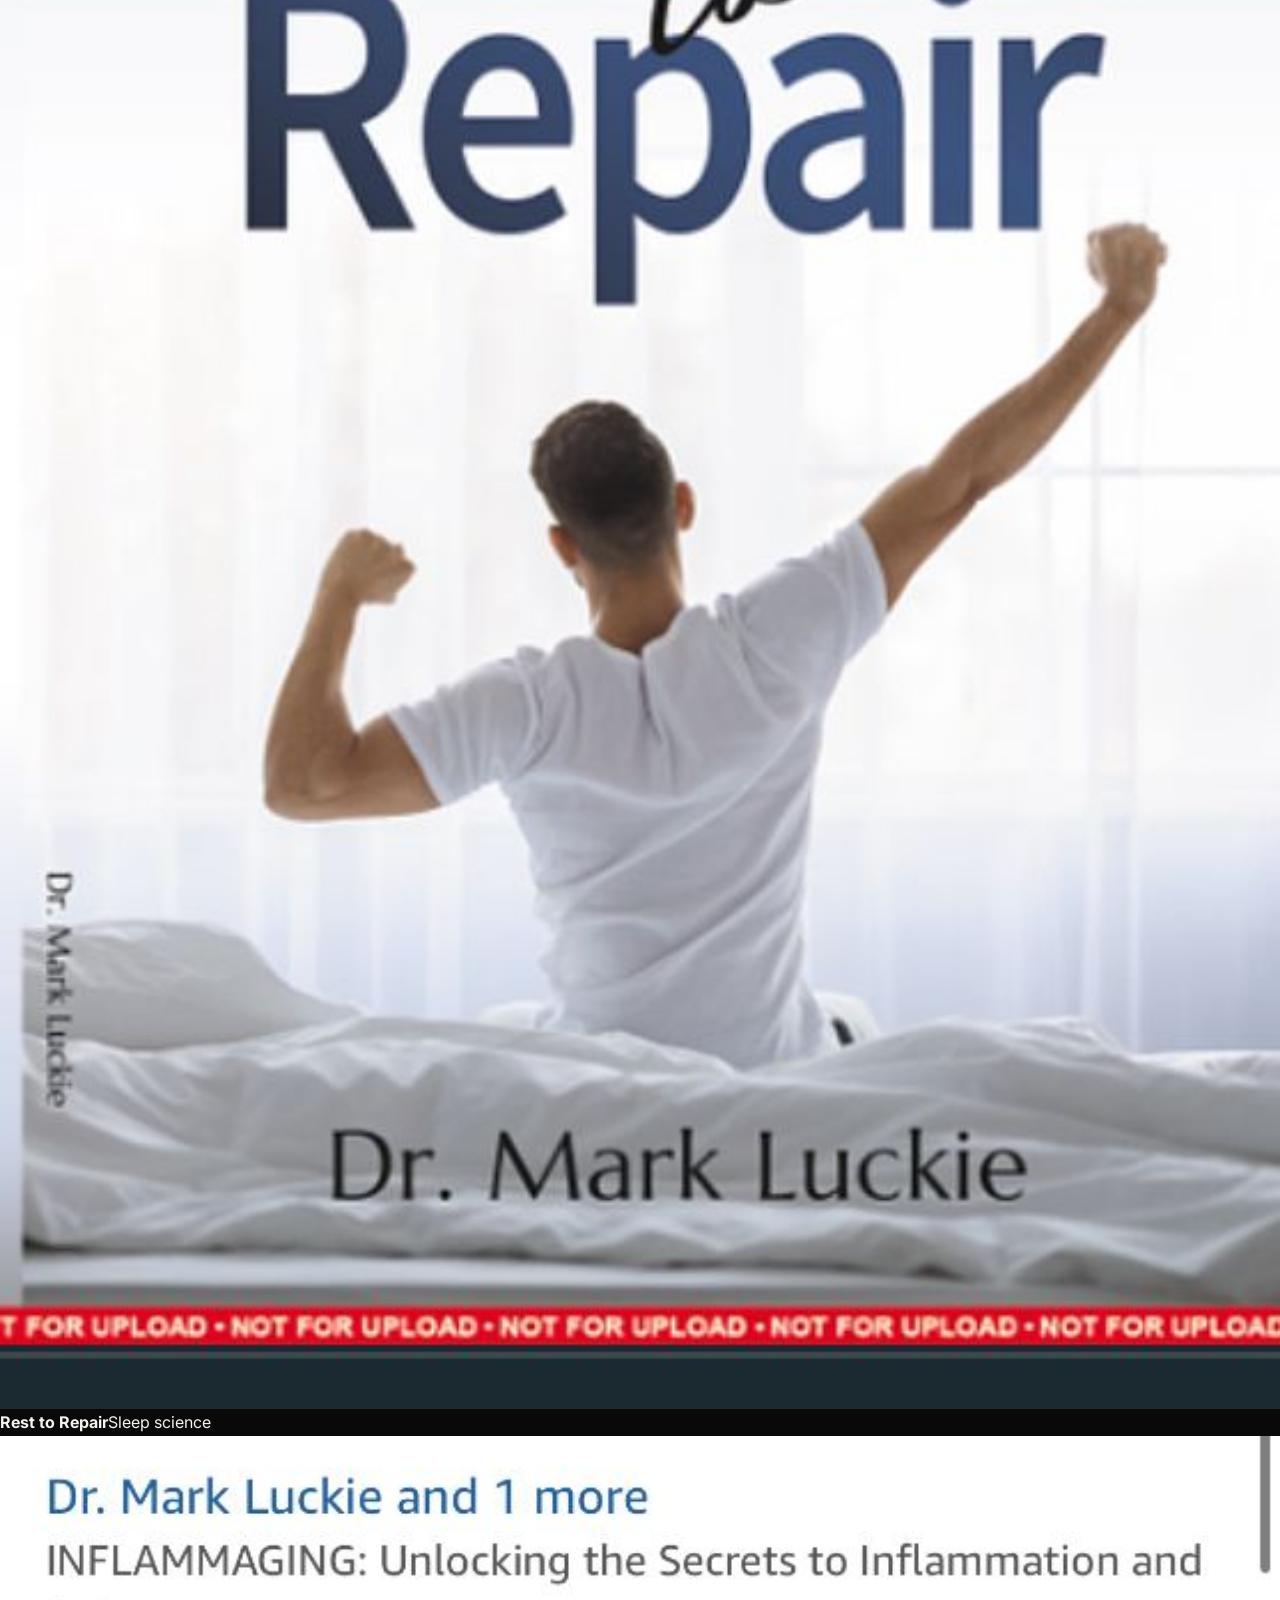
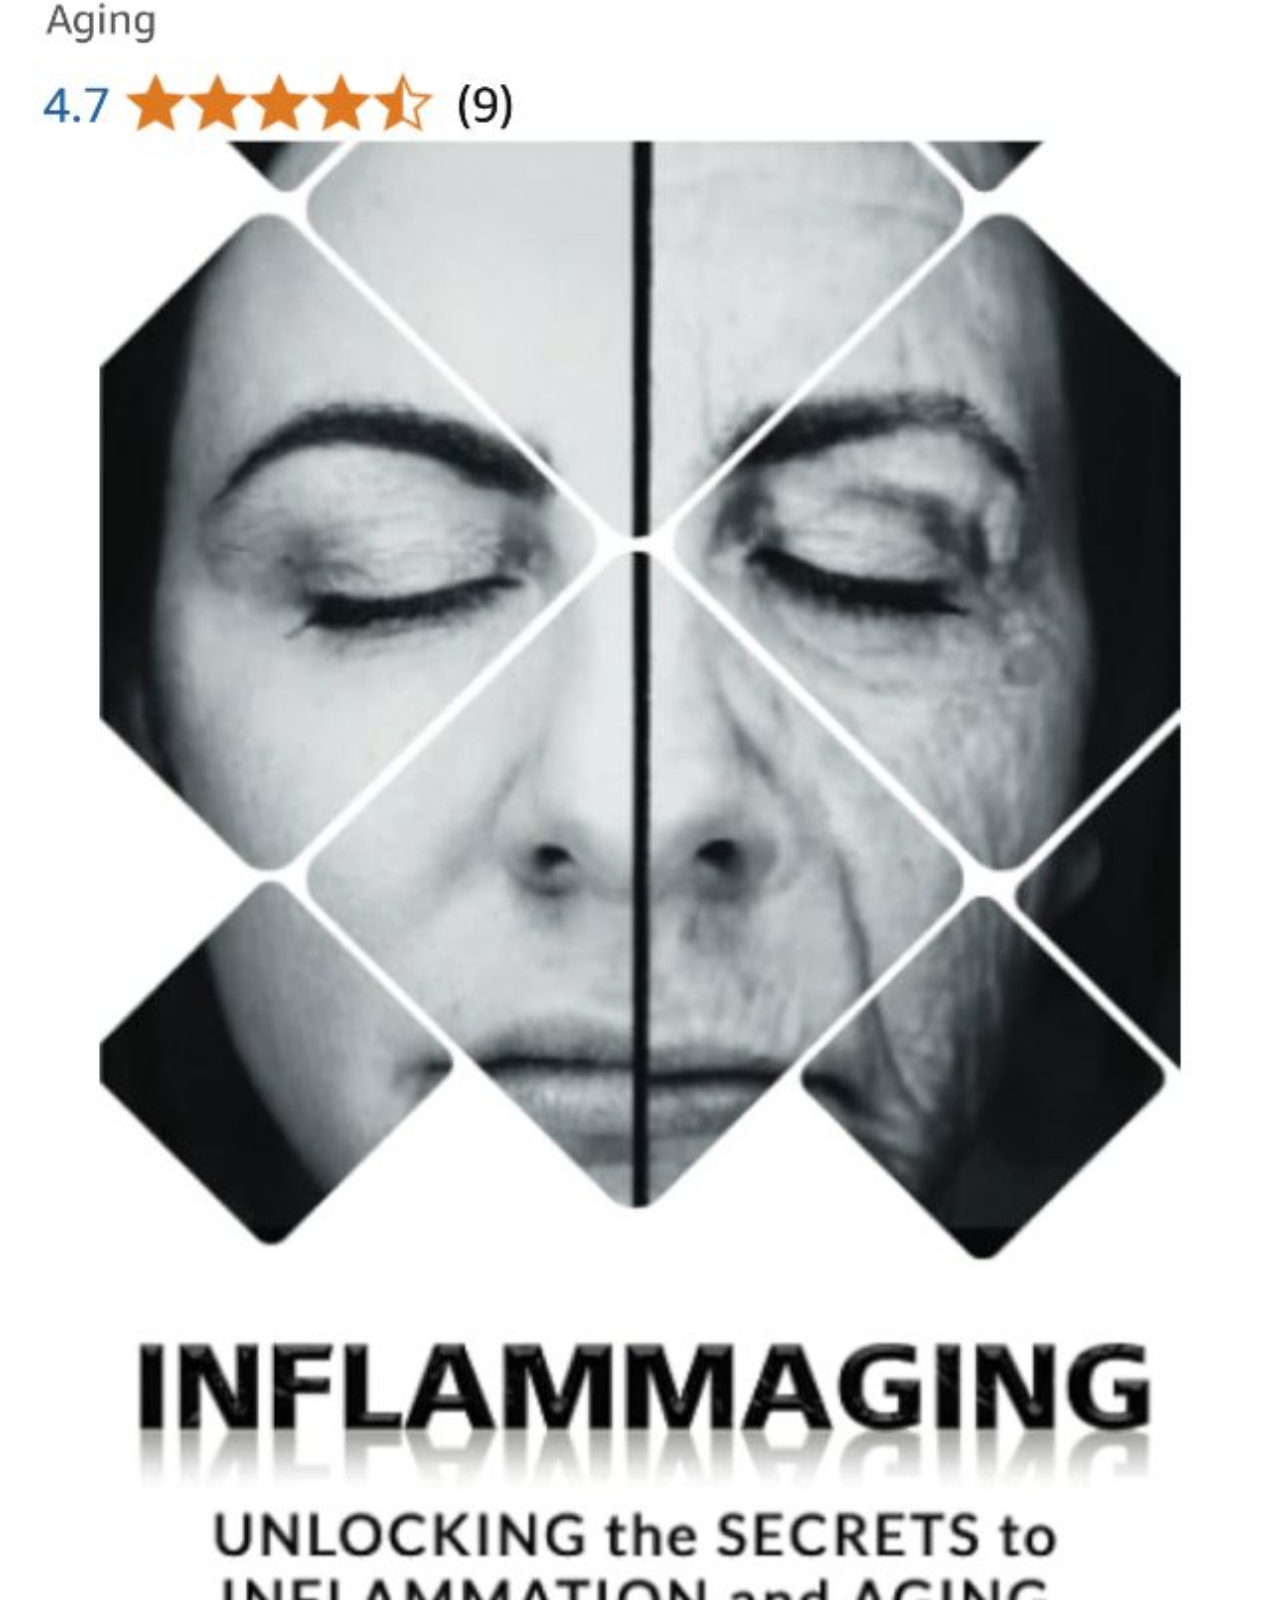
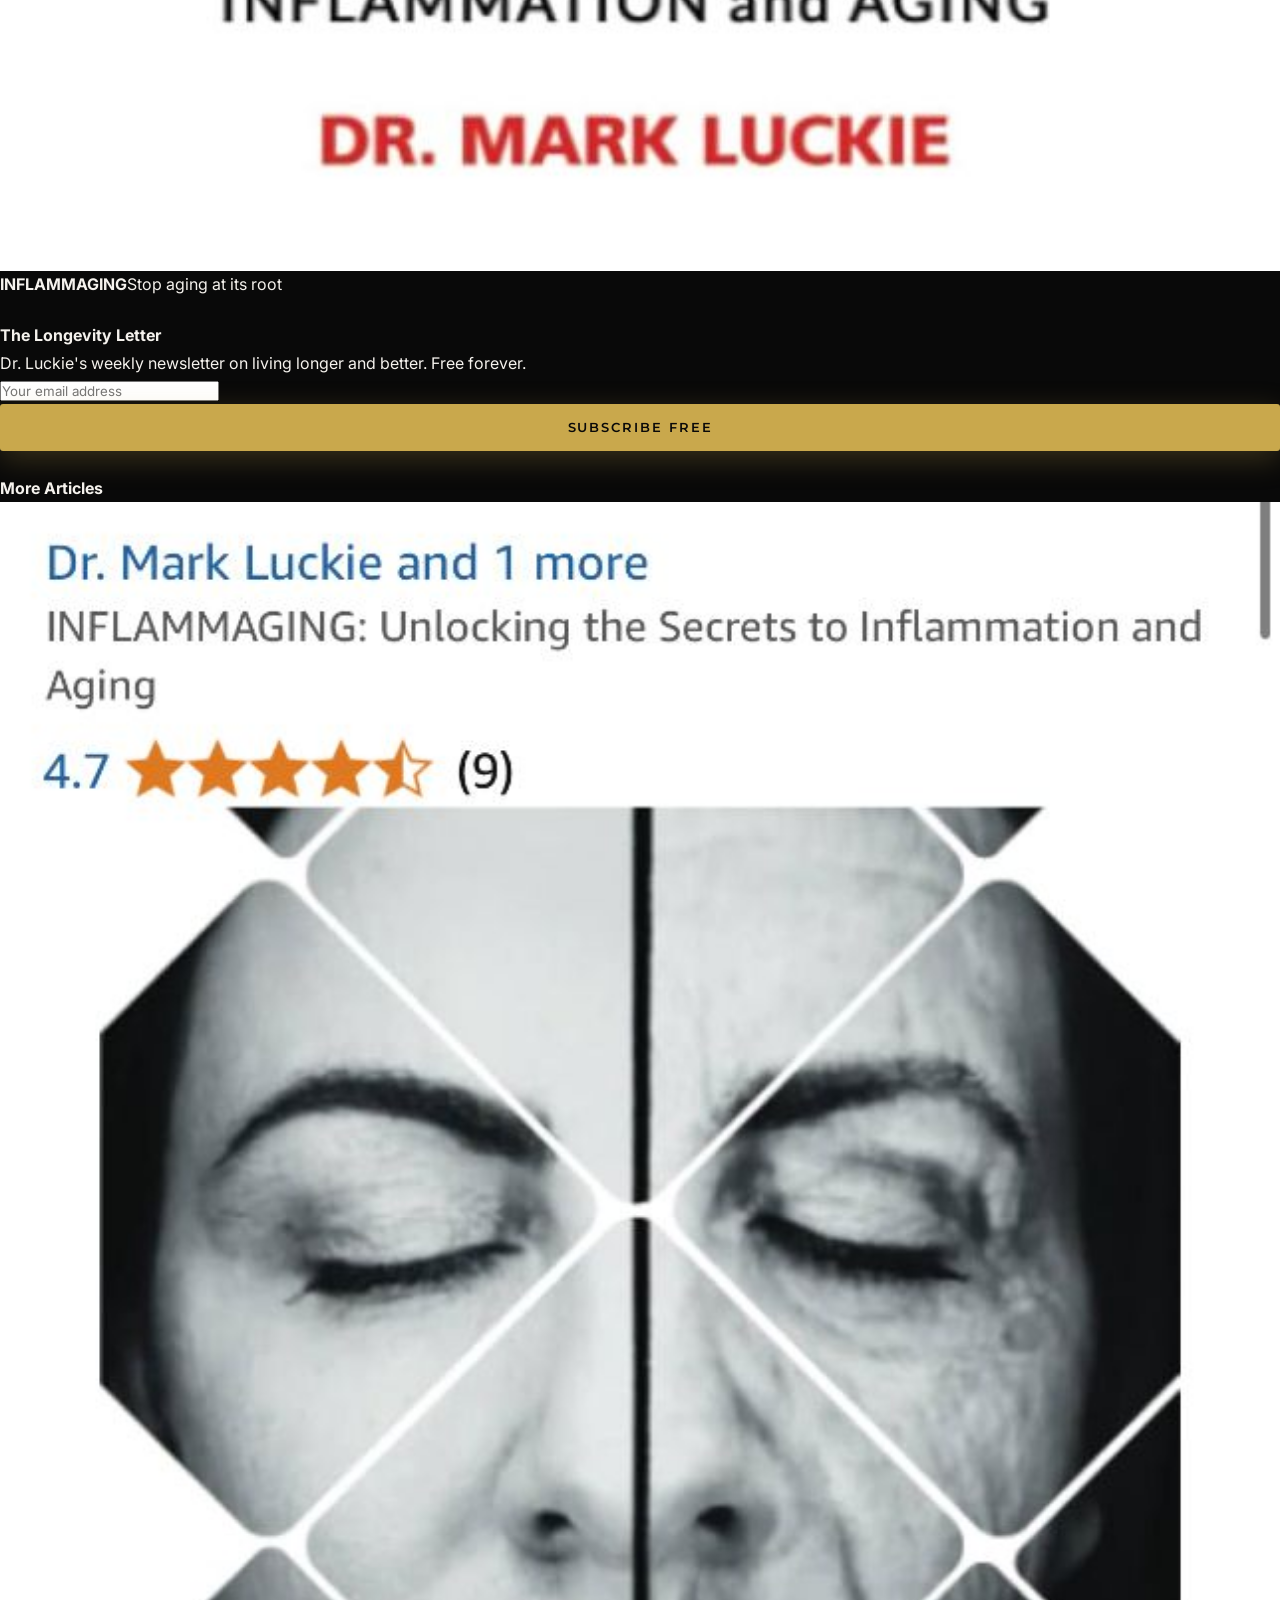
<file: blog/longevity-blueprint.html>
<!DOCTYPE html>
<html lang="en">
<head>
  <meta charset="UTF-8" />
  <meta name="viewport" content="width=device-width, initial-scale=1.0" />
  <title>The Longevity Blueprint: How to Live to 100 Without Slowing Down | Dr. Mark Luckie, DC</title>
  <meta name="description" content="Living long isn't the goal — living WELL is. Dr. Mark Luckie, DC shares the complete longevity blueprint used by the world's healthiest centenarians and backed by cutting-edge science." />
  <meta name="author" content="Dr. Mark Luckie, DC" />
  <meta name="robots" content="index, follow, max-snippet:-1, max-image-preview:large" />
  <meta name="theme-color" content="#090909" />
  <meta property="og:type" content="article" />
  <meta property="og:url" content="https://www.drmarkluckie.com/blog/longevity-blueprint.html" />
  <meta property="og:title" content="The Longevity Blueprint: How to Live to 100 Without Slowing Down" />
  <meta property="og:description" content="Living long isn't the goal — living WELL is. The complete longevity blueprint backed by cutting-edge science." />
  <meta property="og:image" content="../images/V58eDbTd.jpg" />
  <meta property="article:author" content="Dr. Mark Luckie, DC" />
  <meta property="article:published_time" content="2025-03-15" />
  <meta property="article:section" content="Longevity" />
  <meta name="twitter:card" content="summary_large_image" />
  <meta name="twitter:title" content="The Longevity Blueprint — Dr. Mark Luckie, DC" />
  <meta name="twitter:image" content="../images/V58eDbTd.jpg" />
  <link rel="canonical" href="https://www.drmarkluckie.com/blog/longevity-blueprint.html" />
  <link rel="icon" type="image/svg+xml" href="data:image/svg+xml,<svg xmlns='http://www.w3.org/2000/svg' viewBox='0 0 100 100'><rect width='100' height='100' rx='12' fill='%23090909'/><text y='.9em' font-size='80' x='10' fill='%23C9A84C' font-family='serif' font-style='italic'>L</text></svg>" />
  <script type="application/ld+json">
  { "@context": "https://schema.org", "@type": "Article",
    "headline": "The Longevity Blueprint: How to Live to 100 Without Slowing Down",
    "image": "../images/V58eDbTd.jpg",
    "datePublished": "2025-03-15", "dateModified": "2025-03-17",
    "author": { "@type": "Person", "name": "Dr. Mark Luckie, DC", "url": "https://www.drmarkluckie.com" },
    "publisher": { "@type": "Organization", "name": "Dr. Mark Luckie — The Performance Doctor", "url": "https://www.drmarkluckie.com" },
    "mainEntityOfPage": { "@type": "WebPage", "@id": "https://www.drmarkluckie.com/blog/longevity-blueprint.html" },
    "keywords": "longevity, live to 100, anti-aging, blue zones, centenarians, Dr Mark Luckie, regenerative medicine"
  }
  </script>
  <script type="application/ld+json">
  { "@context": "https://schema.org", "@type": "BreadcrumbList", "itemListElement": [
    { "@type": "ListItem", "position": 1, "name": "Home", "item": "https://www.drmarkluckie.com/" },
    { "@type": "ListItem", "position": 2, "name": "Blog", "item": "https://www.drmarkluckie.com/blog.html" },
    { "@type": "ListItem", "position": 3, "name": "Longevity Blueprint", "item": "https://www.drmarkluckie.com/blog/longevity-blueprint.html" }
  ]}
  </script>
  <link rel="preconnect" href="https://fonts.googleapis.com" />
  <link rel="preconnect" href="https://fonts.gstatic.com" crossorigin />
  <link href="https://fonts.googleapis.com/css2?family=Cormorant+Garamond:ital,wght@0,300;0,400;0,600;1,300;1,400&family=Inter:wght@300;400;500;600&family=Montserrat:wght@300;400;500;600;700;800&display=swap" rel="stylesheet" />
  <link rel="stylesheet" href="https://cdn.jsdelivr.net/npm/@fortawesome/fontawesome-free@6.4.0/css/all.min.css" />
  <link rel="stylesheet" href="../css/style.css" />
  <link rel="stylesheet" href="../css/article.css" />
</head>
<body class="article-page">

  <nav id="navbar" class="scrolled">
    <div class="nav-inner">
      <a href="../index.html" class="nav-logo"><span class="logo-dr">DR.</span><span class="logo-name">MARK LUCKIE</span></a>
      <button class="hamburger" id="hamburger" aria-label="Menu"><span></span><span></span><span></span></button>
      <ul class="nav-links" id="navLinks">
        <li><a href="../index.html#about" class="nav-link">About</a></li>
        <li><a href="../services.html" class="nav-link">Services</a></li>
        <li><a href="../index.html#books" class="nav-link">Books</a></li>
        <li><a href="../index.html#speaking" class="nav-link">Speaking</a></li>
        <li><a href="../blog.html" class="nav-link active">Blog</a></li>
        <li><a href="../index.html#contact" class="nav-link nav-cta">Work With Me</a></li>
      </ul>
    </div>
  </nav>

  <div class="article-hero" style="background-image: url('../images/V58eDbTd.jpg')">
    <div class="article-hero-overlay"></div>
    <div class="article-hero-content">
      <div class="article-breadcrumb">
        <a href="../index.html">Home</a><i class="fas fa-chevron-right"></i>
        <a href="../blog.html">Blog</a><i class="fas fa-chevron-right"></i>
        <span>Longevity Blueprint</span>
      </div>
      <span class="article-category-badge">Longevity</span>
      <h1>The Longevity Blueprint:<br /><em>How to Live to 100</em><br />Without Slowing Down</h1>
      <div class="article-meta-bar">
        <div class="article-author">
          <img src="../images/E9tn7e26.jpg" alt="Dr. Mark Luckie" />
          <div><strong>Dr. Mark Luckie, DC</strong><span>The Performance Doctor — DC, Author & Speaker</span></div>
        </div>
        <div class="article-meta-details">
          <span><i class="fas fa-calendar-alt"></i> January 10, 2025</span>
          <span><i class="fas fa-clock"></i> 11 min read</span>
          <span><i class="fas fa-infinity"></i> Longevity</span>
        </div>
      </div>
    </div>
  </div>

  <main class="article-layout">
    <article class="article-content">

      <div class="article-intro">
        <p class="drop-cap">Let me reframe the conversation from the start: living to 100 is not the goal. Living to 100 with the energy of a 50-year-old, the mind of a 40-year-old, and the spirit of someone who still gets excited about every single morning — that is the goal. This distinction is everything. The science of longevity is no longer about adding years to life. It's about adding life to years. And the most extraordinary discovery of modern medicine is this: the gap between how fast you actually age and how fast you <em>have</em> to age is enormous — and almost entirely within your control.</p>
      </div>

      <div class="article-toc">
        <h4><i class="fas fa-list"></i> In This Article</h4>
        <ol>
          <li><a href="#biology">The Biology of Aging: What's Actually Happening</a></li>
          <li><a href="#blue-zones">Lessons from the Blue Zones</a></li>
          <li><a href="#hallmarks">The 9 Hallmarks of Aging (and How to Target Them)</a></li>
          <li><a href="#muscle">Muscle: The Longevity Organ Nobody Talks About</a></li>
          <li><a href="#hormones-long">Hormones and Longevity</a></li>
          <li><a href="#metabolic">Metabolic Health: The Foundation of a Long Life</a></li>
          <li><a href="#connections">Social Connections: The Underrated Longevity Secret</a></li>
          <li><a href="#protocol">Dr. Luckie's 10-Point Longevity Protocol</a></li>
        </ol>
      </div>

      <h2 id="biology">The Biology of Aging: What's Actually Happening</h2>
      <p>To understand how to slow aging, you need to understand what aging actually is at the cellular level. At its most fundamental, biological aging is the accumulation of molecular and cellular damage over time — damage that overwhelms the body's repair systems and gradually impairs function.</p>
      <p>The two most critical biological clocks you can influence are:</p>
      <div class="article-list-grid">
        <div class="list-grid-item">
          <div class="list-grid-icon"><i class="fas fa-dna"></i></div>
          <h4>Telomere Length</h4>
          <p>Telomeres are protective caps at the end of your chromosomes — like the plastic tip on a shoelace. Every time a cell divides, telomeres shorten. When they run out, the cell stops functioning. Lifestyle dramatically influences the rate of telomere shortening.</p>
        </div>
        <div class="list-grid-item">
          <div class="list-grid-icon"><i class="fas fa-clock"></i></div>
          <h4>Epigenetic Clock</h4>
          <p>Your epigenetic clock (measured by DNA methylation patterns) can actually run faster or slower than your chronological age. People with the same birthday can have biological ages decades apart. This gap is where lifestyle and medicine intervene.</p>
        </div>
      </div>

      <div class="article-callout callout-gold">
        <i class="fas fa-microscope"></i>
        <div>
          <strong>The Breakthrough:</strong> Studies on identical twins show that genetics account for only 20-30% of longevity differences. The remaining 70-80% is lifestyle and environment. You are not a passive passenger in your own aging process.
        </div>
      </div>

      <h2 id="blue-zones">Lessons from the Blue Zones</h2>
      <p>The Blue Zones — the five regions of the world with the highest concentrations of centenarians — reveal consistent patterns that science has since validated. These are Okinawa (Japan), Sardinia (Italy), Nicoya (Costa Rica), Ikaria (Greece), and Loma Linda (California). What do the world's longest-lived people have in common?</p>
      <div class="numbered-list">
        <div class="numbered-item"><span class="num">01</span><div><h4>They Move Naturally All Day</h4><p>Not intense gym sessions — but constant, low-level movement: walking, gardening, manual tasks. This keeps inflammation low, metabolism active, and joints mobile.</p></div></div>
        <div class="numbered-item"><span class="num">02</span><div><h4>They Have Purpose ("Ikigai")</h4><p>Having a reason to get up every morning — a deep sense of purpose — has been shown in multiple studies to reduce mortality risk by up to 83%. Purpose is medicine.</p></div></div>
        <div class="numbered-item"><span class="num">03</span><div><h4>They Eat Plants Predominantly</h4><p>Not exclusively — but beans, legumes, vegetables, and whole grains dominate their diet. Meat appears as a condiment, not a centerpiece. Caloric intake is moderate.</p></div></div>
        <div class="numbered-item"><span class="num">04</span><div><h4>They Belong to a Community</h4><p>Strong social networks and community belonging. Okinawans have "moais" — groups of five friends committed to each other for life. Social isolation is as deadly as smoking 15 cigarettes a day.</p></div></div>
        <div class="numbered-item"><span class="num">05</span><div><h4>They Downshift Daily</h4><p>Daily stress management rituals: prayer, meditation, ancestor veneration, napping. The physiological ability to return to calm after stress is the defining characteristic of resilient aging.</p></div></div>
      </div>

      <h2 id="hallmarks">The 9 Hallmarks of Aging (and How to Target Them)</h2>
      <p>In 2013, scientists published a landmark paper identifying nine cellular mechanisms that drive aging. Every longevity intervention targets one or more of these hallmarks:</p>
      <div class="protocol-steps">
        <div class="protocol-step"><div class="step-number">1</div><div class="step-content"><h4>Genomic Instability</h4><p>DNA damage accumulates with age. Antioxidant-rich diet, sleep (when DNA repair is maximal), and low chronic inflammation all reduce the rate of genomic damage.</p></div></div>
        <div class="protocol-step"><div class="step-number">2</div><div class="step-content"><h4>Telomere Attrition</h4><p>Shorter telomeres = biological aging. Exercise — particularly Zone 2 cardio and strength training — has been shown to activate telomerase (the enzyme that rebuilds telomeres).</p></div></div>
        <div class="protocol-step"><div class="step-number">3</div><div class="step-content"><h4>Epigenetic Alterations</h4><p>Lifestyle factors — diet, sleep, stress, exercise, and toxic exposures — directly modify gene expression patterns. A healthy lifestyle "rejuvenates" the epigenetic clock.</p></div></div>
        <div class="protocol-step"><div class="step-number">4</div><div class="step-content"><h4>Loss of Proteostasis</h4><p>Damaged proteins accumulate with age (linked to Alzheimer's and Parkinson's). Autophagy — cellular self-cleaning triggered by fasting and exercise — clears damaged proteins.</p></div></div>
        <div class="protocol-step"><div class="step-number">5</div><div class="step-content"><h4>Deregulated Nutrient Sensing</h4><p>mTOR and AMPK pathways regulate cellular aging. Intermittent fasting, caloric restriction, and metformin modulate these pathways in favor of longevity.</p></div></div>
        <div class="protocol-step"><div class="step-number">6</div><div class="step-content"><h4>Mitochondrial Dysfunction</h4><p>Aging mitochondria produce less energy and more reactive oxygen species. Red light therapy, NAD+ precursors (NMN/NR), and CoQ10 directly support mitochondrial health.</p></div></div>
        <div class="protocol-step"><div class="step-number">7</div><div class="step-content"><h4>Cellular Senescence</h4><p>Senescent "zombie" cells accumulate and secrete inflammatory compounds that damage neighboring cells. Senolytics (quercetin, dasatinib) and fasting help clear senescent cells.</p></div></div>
        <div class="protocol-step"><div class="step-number">8</div><div class="step-content"><h4>Stem Cell Exhaustion</h4><p>Declining stem cell activity impairs tissue repair. Exercise, hormonal optimization, and caloric restriction all preserve stem cell function longer.</p></div></div>
        <div class="protocol-step"><div class="step-number">9</div><div class="step-content"><h4>Altered Intercellular Communication</h4><p>Chronic inflammation (inflammaging) is the master disruptor of cellular communication. Every anti-inflammatory strategy you take is directly anti-aging.</p></div></div>
      </div>

      <h2 id="muscle">Muscle: The Longevity Organ Nobody Talks About</h2>
      <p>If there is one biomarker that predicts longevity better than almost anything else, it's muscle mass and strength. Not aerobic fitness. Not cholesterol. Not even blood pressure. <strong>Muscle.</strong></p>
      <p>Here's why muscle is the longevity organ:</p>
      <ul class="styled-list">
        <li><i class="fas fa-check"></i> Muscle is metabolically active — maintaining it burns calories and prevents metabolic disease</li>
        <li><i class="fas fa-check"></i> Muscle stores glucose — the largest non-hepatic glucose reservoir, essential for metabolic health</li>
        <li><i class="fas fa-check"></i> Muscle produces myokines — anti-inflammatory signaling molecules that protect the brain, heart, and immune system</li>
        <li><i class="fas fa-check"></i> Muscle prevents sarcopenia — the progressive loss of muscle mass with age that leads to frailty and falls</li>
        <li><i class="fas fa-check"></i> Grip strength (a proxy for overall muscle strength) is one of the strongest predictors of all-cause mortality in large population studies</li>
      </ul>
      <p>After 30, we lose approximately 3-8% of muscle mass per decade without active intervention. Resistance training — heavy enough to be challenging — is non-negotiable for anyone serious about longevity.</p>

      <h2 id="hormones-long">Hormones and Longevity</h2>
      <p>The longevity literature increasingly recognizes hormonal optimization as a cornerstone of healthy aging. Consider:</p>
      <ul class="styled-list">
        <li><i class="fas fa-dna"></i> <strong>Testosterone</strong> in men: higher testosterone levels in aging men consistently correlate with lower all-cause mortality, reduced cardiovascular disease, and better cognitive outcomes</li>
        <li><i class="fas fa-venus"></i> <strong>Estrogen</strong> in women: the protective effects of estrogen on the brain, heart, and bones extend life. Early perimenopause treatment preserves these protections</li>
        <li><i class="fas fa-star"></i> <strong>DHEA:</strong> this "mother hormone" declines dramatically with age. Supplementation under physician guidance supports immune function, body composition, and vitality</li>
        <li><i class="fas fa-moon"></i> <strong>Melatonin:</strong> beyond sleep, melatonin is a powerful antioxidant with direct anti-aging effects on mitochondria and DNA</li>
        <li><i class="fas fa-child"></i> <strong>Growth Hormone / IGF-1:</strong> the youth hormone — declines 14% per decade after 30. Deep sleep and resistance training are the most potent natural stimulators</li>
      </ul>

      <h2 id="metabolic">Metabolic Health: The Foundation of a Long Life</h2>
      <p>Virtually every chronic disease that kills people prematurely — heart disease, type 2 diabetes, Alzheimer's, cancer, and more — has metabolic dysfunction at its root. The five markers of metabolic health that predict both longevity and quality of life are:</p>
      <div class="article-list-grid">
        <div class="list-grid-item"><div class="list-grid-icon"><i class="fas fa-tint"></i></div><h4>Blood Sugar</h4><p>Fasting glucose under 90 mg/dL; HbA1c under 5.3%. Chronic blood sugar elevation accelerates every aging pathway.</p></div>
        <div class="list-grid-item"><div class="list-grid-icon"><i class="fas fa-weight"></i></div><h4>Waist Circumference</h4><p>Under 35" for women, under 40" for men. Visceral fat is an endocrine organ that secretes pro-inflammatory, pro-aging compounds continuously.</p></div>
        <div class="list-grid-item"><div class="list-grid-icon"><i class="fas fa-heartbeat"></i></div><h4>Blood Pressure</h4><p>Under 120/80 without medication. Elevated blood pressure silently damages arteries, kidneys, and brain over decades.</p></div>
        <div class="list-grid-item"><div class="list-grid-icon"><i class="fas fa-chart-bar"></i></div><h4>Triglycerides & HDL</h4><p>Triglycerides under 100; HDL over 60. This ratio reflects insulin sensitivity and cardiovascular risk more accurately than LDL alone.</p></div>
      </div>

      <h2 id="connections">Social Connections: The Underrated Longevity Secret</h2>
      <p>The Harvard Study of Adult Development — the longest running study of adult life (over 80 years) — reached one unambiguous conclusion: <strong>the quality of your relationships is the single most powerful predictor of health and happiness in later life.</strong></p>
      <p>Strong social connections:</p>
      <ul class="styled-list">
        <li><i class="fas fa-heart"></i> Reduce stress cortisol levels through social buffering</li>
        <li><i class="fas fa-brain"></i> Protect cognitive function and reduce dementia risk</li>
        <li><i class="fas fa-shield-alt"></i> Boost immune function through increased oxytocin</li>
        <li><i class="fas fa-smile"></i> Provide purpose, meaning, and the will to take care of oneself</li>
        <li><i class="fas fa-life-ring"></i> Create accountability and behavioral support for healthy choices</li>
      </ul>

      <h2 id="protocol">Dr. Luckie's 10-Point Longevity Protocol</h2>
      <div class="numbered-list">
        <div class="numbered-item"><span class="num">01</span><div><h4>Comprehensive annual labs</h4><p>Hormones, inflammation, metabolic panel, nutrient status, cancer screening. Data drives decisions. No guessing.</p></div></div>
        <div class="numbered-item"><span class="num">02</span><div><h4>Optimize hormones</h4><p>Address any deficiencies in testosterone, estrogen, progesterone, thyroid, and DHEA under physician supervision.</p></div></div>
        <div class="numbered-item"><span class="num">03</span><div><h4>Build and maintain muscle</h4><p>Resistance training minimum 3x/week, progressively loaded. Protein 1g per pound of lean body mass daily.</p></div></div>
        <div class="numbered-item"><span class="num">04</span><div><h4>Zone 2 cardio 150+ min/week</h4><p>The most powerful intervention for mitochondrial health, inflammation reduction, and cardiovascular protection.</p></div></div>
        <div class="numbered-item"><span class="num">05</span><div><h4>Extinguish inflammaging</h4><p>Anti-inflammatory diet, red light therapy, omega-3s, and hormonal optimization combine to dramatically reduce chronic inflammation.</p></div></div>
        <div class="numbered-item"><span class="num">06</span><div><h4>Protect sleep ruthlessly</h4><p>7.5-9 hours of quality sleep. This is when every repair mechanism in your body activates. Non-negotiable.</p></div></div>
        <div class="numbered-item"><span class="num">07</span><div><h4>Master metabolic health</h4><p>Keep all five metabolic markers in optimal range. Consider intermittent fasting and a CGM to optimize blood sugar.</p></div></div>
        <div class="numbered-item"><span class="num">08</span><div><h4>Strategic supplementation</h4><p>Omega-3s, D3+K2, magnesium, NMN/NR, berberine, and curcumin form the evidence-based longevity supplement stack.</p></div></div>
        <div class="numbered-item"><span class="num">09</span><div><h4>Nurture relationships</h4><p>Intentionally invest in deep, meaningful connections. Quality over quantity. Community and purpose extend life as effectively as any pill.</p></div></div>
        <div class="numbered-item"><span class="num">10</span><div><h4>Red light therapy</h4><p>20-minute full-body sessions 4-5x/week provide mitochondrial support, anti-inflammation, cellular regeneration, and anti-aging benefits that compound powerfully over time.</p></div></div>
      </div>

      <div class="article-callout callout-dark">
        <i class="fas fa-quote-left"></i>
        <div>
          <p>"Aging is not a disease — but it is something that can be optimized. The goal isn't immortality. The goal is vitality. I want every patient to feel at 60 what they felt at 35, at 70 what they felt at 45, at 80 what they felt at 55. That is not a fantasy — it is the future of medicine. And it's available right now."</p>
          <strong>— Dr. Mark Luckie</strong>
        </div>
      </div>

      <div class="article-cta-box">
        <h3>Start Living Your Longevity Blueprint Today</h3>
        <p>Dr. Luckie offers comprehensive longevity assessments that include full hormonal analysis, inflammatory profiling, metabolic testing, and a personalized protocol designed to add decades of vitality to your life.</p>
        <div class="article-cta-actions">
          <a href="../index.html#contact" class="btn btn-primary">Book Your Longevity Assessment</a>
          <a href="../services.html" class="btn btn-ghost">Explore All Services</a>
        </div>
      </div>

    </article>

    <aside class="article-sidebar">
      <div class="sidebar-author">
        <img src="../images/E9tn7e26.jpg" alt="Dr. Mark Luckie" />
        <h4>Dr. Mark Luckie, DC</h4>
        <p>Longevity and regenerative medicine pioneer. 22+ years helping patients live longer, better. Charleston, SC.</p>
        <a href="../index.html#contact" class="btn btn-primary btn-sm">Book a Consultation</a>
      </div>

      <div class="sidebar-books">
        <h4>All Four Books</h4>
        <a href="../index.html#books" class="sidebar-book">
          <img src="../images/WQ1BdKvq.jpg" alt="Testosterone" />
          <div><strong>Testosterone</strong><span>Energy, drive, and vitality</span></div>
        </a>
        <a href="../index.html#books" class="sidebar-book">
          <img src="../images/Rq657iJz.jpg" alt="Red Light Revolution" />
          <div><strong>Red Light Revolution</strong><span>Anti-aging breakthroughs</span></div>
        </a>
        <a href="../index.html#books" class="sidebar-book">
          <img src="../images/2E8Xk0Lb.jpg" alt="Rest to Repair" />
          <div><strong>Rest to Repair</strong><span>Sleep science</span></div>
        </a>
        <a href="../index.html#books" class="sidebar-book">
          <img src="../images/qoc3GZsZ.jpg" alt="INFLAMMAGING" />
          <div><strong>INFLAMMAGING</strong><span>Stop aging at its root</span></div>
        </a>
      </div>

      <div class="sidebar-cta">
        <h4>The Longevity Letter</h4>
        <p>Dr. Luckie's weekly newsletter on living longer and better. Free forever.</p>
        <form class="sidebar-newsletter" id="sidebarNewsletter4">
          <input type="email" placeholder="Your email address" required />
          <button type="submit" class="btn btn-primary btn-full">Subscribe Free</button>
        </form>
      </div>

      <div class="sidebar-articles">
        <h4>More Articles</h4>
        <a href="inflammaging-explained.html" class="sidebar-article-link">
          <img src="../images/qoc3GZsZ.jpg" alt="" />
          <span>Inflammaging: The Silent Fire Burning Your Life Away</span>
        </a>
        <a href="ceo-health-guide.html" class="sidebar-article-link">
          <img src="../images/4VgGio6P.jpg" alt="" />
          <span>The CEO's Complete Guide to Peak Performance</span>
        </a>
        <a href="testosterone-truth.html" class="sidebar-article-link">
          <img src="../images/WQ1BdKvq.jpg" alt="" />
          <span>The Testosterone Truth: Every Man Over 35</span>
        </a>
      </div>
    </aside>
  </main>

  <footer id="footer">
    <div class="container">
      <div class="footer-bottom" style="border-top: none; padding-top: 2rem;">
        <p><a href="../index.html" class="footer-logo" style="font-size:1rem;"><span class="logo-dr">DR.</span><span class="logo-name">MARK LUCKIE</span></a></p>
        <p>&copy; 2025 Dr. Mark Luckie. All rights reserved. Charleston, SC.</p>
        <p class="footer-disclaimer">Information provided is for educational purposes only and does not constitute medical advice.</p>
      </div>
    </div>
  </footer>

  <script src="../js/main.js"></script>
  <script>
    document.getElementById('sidebarNewsletter4')?.addEventListener('submit', async function(e) {
      e.preventDefault();
      const email = this.querySelector('input').value;
      try {
        await fetch('../tables/newsletter_subscribers', {
          method: 'POST', headers: {'Content-Type': 'application/json'},
          body: JSON.stringify({ email, source: 'blog', active: true })
        });
      } catch(err) {}
      this.innerHTML = '<p style="color:var(--gold);font-weight:600;text-align:center;">✓ You\'re on the list!</p>';
    });
  </script>
</body>
</html>
</file>
<file: css/style.css>
/* ═══════════════════════════════════════════════════
   DR. MARK LUCKIE — LUXURY PERSONAL BRAND WEBSITE
   Design System: Apple-meets-luxury editorial
═══════════════════════════════════════════════════ */

/* ── DESIGN TOKENS ── */
:root {
  --gold:        #C9A84C;
  --gold-light:  #E8D08A;
  --gold-dark:   #8B6914;
  --black:       #090909;
  --charcoal:    #141414;
  --slate:       #1E1E1E;
  --mid-grey:    #3A3A3A;
  --grey:        #8A8A8A;
  --light-grey:  #D0D0D0;
  --off-white:   #F5F2ED;
  --white:       #FFFFFF;

  --font-display: 'Cormorant Garamond', serif;
  --font-ui:      'Montserrat', sans-serif;
  --font-body:    'Inter', sans-serif;

  --nav-h:       68px;
  --radius:      12px;
  --radius-lg:   24px;
  --transition:  0.45s cubic-bezier(0.25, 0.46, 0.45, 0.94);
  --transition-fast: 0.22s ease;

  --shadow-sm:   0 2px 12px rgba(0,0,0,0.08);
  --shadow-md:   0 8px 40px rgba(0,0,0,0.15);
  --shadow-lg:   0 20px 60px rgba(0,0,0,0.25);
  --shadow-gold: 0 8px 30px rgba(201,168,76,0.25);
}

/* ── RESET & BASE ── */
*, *::before, *::after { box-sizing: border-box; margin: 0; padding: 0; }

html {
  scroll-behavior: smooth;
  font-size: 16px;
  -webkit-font-smoothing: antialiased;
  -moz-osx-font-smoothing: grayscale;
}

body {
  background: var(--black);
  color: var(--off-white);
  font-family: var(--font-body);
  line-height: 1.7;
  overflow-x: hidden;
}

img { display: block; width: 100%; height: 100%; object-fit: cover; }
a  { text-decoration: none; color: inherit; }
ul { list-style: none; }
button { cursor: pointer; border: none; background: none; font-family: inherit; }
select, input, textarea { font-family: inherit; }

/* ── SCROLLBAR ── */
::-webkit-scrollbar { width: 6px; }
::-webkit-scrollbar-track { background: var(--black); }
::-webkit-scrollbar-thumb { background: var(--gold); border-radius: 3px; }

/* ── CONTAINER ── */
.container {
  width: min(100%, 1200px);
  margin-inline: auto;
  padding-inline: clamp(20px, 5vw, 80px);
}

/* ── TYPOGRAPHY ── */
.section-label {
  font-family: var(--font-ui);
  font-size: 0.72rem;
  font-weight: 600;
  letter-spacing: 0.25em;
  text-transform: uppercase;
  color: var(--gold);
  margin-bottom: 1rem;
  display: flex;
  align-items: center;
  gap: 12px;
}
.section-label::before {
  content: '';
  display: block;
  width: 30px;
  height: 1px;
  background: var(--gold);
}
.section-label.light { color: var(--gold-light); }
.section-label.light::before { background: var(--gold-light); }

.section-title {
  font-family: var(--font-display);
  font-size: clamp(2.4rem, 5vw, 4.2rem);
  font-weight: 300;
  line-height: 1.1;
  letter-spacing: -0.01em;
  color: var(--white);
  margin-bottom: 1.5rem;
}
.section-title em {
  font-style: italic;
  color: var(--gold);
}
.section-title.light { color: var(--white); }

.section-sub {
  font-size: 1.05rem;
  color: var(--grey);
  max-width: 600px;
  line-height: 1.8;
}

.section-header {
  text-align: center;
  margin-bottom: 4rem;
}
.section-header .section-label {
  justify-content: center;
}
.section-header .section-label::before { display: none; }
.section-header .section-sub { margin-inline: auto; }

/* ── BUTTONS ── */
.btn {
  display: inline-flex;
  align-items: center;
  gap: 10px;
  font-family: var(--font-ui);
  font-size: 0.8rem;
  font-weight: 600;
  letter-spacing: 0.15em;
  text-transform: uppercase;
  padding: 16px 36px;
  border-radius: 3px;
  transition: var(--transition);
  position: relative;
  overflow: hidden;
}
.btn::after {
  content: '';
  position: absolute;
  inset: 0;
  background: rgba(255,255,255,0.08);
  opacity: 0;
  transition: var(--transition-fast);
}
.btn:hover::after { opacity: 1; }

.btn-primary {
  background: var(--gold);
  color: var(--black);
  box-shadow: var(--shadow-gold);
}
.btn-primary:hover {
  background: var(--gold-light);
  transform: translateY(-2px);
  box-shadow: 0 12px 40px rgba(201,168,76,0.4);
}

.btn-ghost {
  background: transparent;
  color: var(--white);
  border: 1px solid rgba(255,255,255,0.4);
}
.btn-ghost:hover {
  border-color: var(--gold);
  color: var(--gold);
  transform: translateY(-2px);
}

.btn-white {
  background: var(--white);
  color: var(--black);
}
.btn-white:hover { background: var(--gold-light); }

.btn-sm { padding: 10px 22px; font-size: 0.72rem; }
.btn-full { width: 100%; justify-content: center; }

/* ══════════════════════════════════════
   NAVIGATION
══════════════════════════════════════ */
#navbar {
  position: fixed;
  top: 0; left: 0; right: 0;
  z-index: 1000;
  height: var(--nav-h);
  transition: background var(--transition), box-shadow var(--transition);
  background: rgba(9,9,9,0.65);
  backdrop-filter: blur(12px);
}
#navbar.scrolled {
  background: rgba(9,9,9,0.92);
  backdrop-filter: blur(20px);
  box-shadow: 0 1px 0 rgba(201,168,76,0.2);
}
.nav-inner {
  display: flex;
  align-items: center;
  justify-content: space-between;
  height: 100%;
  padding-inline: clamp(20px, 5vw, 80px);
}
.nav-logo {
  display: flex;
  align-items: center;
  gap: 6px;
  line-height: 1;
}
.logo-dr {
  font-family: var(--font-ui);
  font-size: 0.65rem;
  font-weight: 700;
  letter-spacing: 0.2em;
  color: var(--gold);
  line-height: 1;
}
.logo-name {
  font-family: var(--font-display);
  font-size: 1.2rem;
  font-weight: 500;
  letter-spacing: 0.12em;
  color: var(--white);
  line-height: 1;
}
.nav-links {
  display: flex;
  align-items: center;
  gap: 36px;
}
.nav-link {
  font-family: var(--font-ui);
  font-size: 0.74rem;
  font-weight: 500;
  letter-spacing: 0.12em;
  text-transform: uppercase;
  color: rgba(255,255,255,0.72);
  transition: color var(--transition-fast);
  position: relative;
}
.nav-link::after {
  content: '';
  position: absolute;
  bottom: -4px; left: 0;
  width: 0; height: 1px;
  background: var(--gold);
  transition: width var(--transition);
}
.nav-link:hover { color: var(--white); }
.nav-link:hover::after { width: 100%; }

.nav-link.nav-cta {
  background: var(--gold);
  color: var(--black);
  padding: 9px 20px;
  border-radius: 3px;
  font-weight: 700;
  white-space: nowrap;
  flex-shrink: 0;
}
.nav-link.nav-cta::after { display: none; }
.nav-link.nav-cta:hover {
  background: var(--gold-light);
  color: var(--black);
}

.hamburger {
  display: none;
  flex-direction: column;
  gap: 5px;
  padding: 8px;
}
.hamburger span {
  display: block;
  width: 24px; height: 1.5px;
  background: var(--white);
  transition: var(--transition);
}
.hamburger.active span:nth-child(1) { transform: translateY(6.5px) rotate(45deg); }
.hamburger.active span:nth-child(2) { opacity: 0; }
.hamburger.active span:nth-child(3) { transform: translateY(-6.5px) rotate(-45deg); }

/* ══════════════════════════════════════
   HERO
══════════════════════════════════════ */
#hero {
  position: relative;
  height: 100svh;
  min-height: 700px;
  display: flex;
  align-items: center;
  overflow: hidden;
}

.hero-bg-slider {
  position: absolute;
  inset: 0;
  z-index: 0;
}
.hero-slide {
  position: absolute;
  inset: 0;
  opacity: 0;
  transition: opacity 1.6s ease;
  will-change: opacity;
}
/* Blurred backdrop fills the dark bars — the main image sits on top unclipped */
.hero-slide-backdrop {
  position: absolute;
  inset: -40px;               /* extra bleed so blurred edges don't show */
  background-size: cover;
  background-position: center center;
  filter: blur(22px) brightness(0.35) saturate(0.6);
  transform: scale(1.08);     /* prevents blur edge artifacts */
  pointer-events: none;
  z-index: 0;
}
.hero-slide-img {
  position: absolute;
  inset: 0;
  display: flex;
  align-items: center;        /* vertically centre the image in the frame */
  justify-content: center;
  z-index: 1;
}
.hero-slide-img img {
  width: auto;
  height: 100%;
  max-width: 100%;
  object-fit: contain;        /* NEVER crops — full image always visible */
  display: block;
  pointer-events: none;
  user-select: none;
}
/* On wide viewports shift image to the right so text column on the left stays readable */
@media (min-width: 900px) {
  .hero-slide-img {
    justify-content: flex-end;
    padding-right: clamp(20px, 4vw, 80px);
  }
  .hero-slide-img img {
    width: auto;
    height: 92%;
    max-width: 52%;           /* image occupies right half of screen */
  }
}

.hero-slide.active {
  opacity: 1;
}

.hero-overlay {
  position: absolute;
  inset: 0;
  /* Strong dark left panel for text legibility; right side lets image show through */
  background: linear-gradient(
    105deg,
    rgba(9,9,9,0.92) 0%,
    rgba(9,9,9,0.75) 35%,
    rgba(9,9,9,0.30) 60%,
    rgba(9,9,9,0.10) 100%
  );
  z-index: 2;   /* sits above the backdrop AND the image layer */
  pointer-events: none;
}

.hero-content {
  position: relative;
  z-index: 3;
  padding-inline: clamp(24px, 6vw, 120px);
  padding-top: calc(var(--nav-h) + 20px);
  padding-bottom: 140px;
  max-width: 900px;
}

.hero-eyebrow {
  display: flex;
  align-items: center;
  gap: 16px;
  margin-bottom: 1.2rem;
  opacity: 0;
  transform: translateY(20px);
  animation: fadeUp 0.9s ease 0.3s forwards;
}
.eyebrow-text {
  font-family: var(--font-ui);
  font-size: 0.72rem;
  font-weight: 500;
  letter-spacing: 0.3em;
  text-transform: uppercase;
  color: var(--gold-light);
  white-space: nowrap;
}
.eyebrow-line {
  flex: 1;
  max-width: 60px;
  height: 1px;
  background: var(--gold);
  opacity: 0.7;
}

.hero-title {
  font-family: var(--font-display);
  font-weight: 300;
  line-height: 0.92;
  margin-bottom: 1.4rem;
}
.title-line {
  display: block;
  color: var(--white);
  opacity: 0;
  transform: translateY(40px);
}
.title-line.line-1 {
  font-size: clamp(3.2rem, 9vw, 9rem);
  letter-spacing: -0.02em;
  animation: fadeUp 1s ease 0.5s forwards;
}
.title-line.line-2 {
  font-size: clamp(3.2rem, 9vw, 9rem);
  letter-spacing: -0.02em;
  color: var(--gold);
  font-style: italic;
  animation: fadeUp 1s ease 0.7s forwards;
}

.hero-quote {
  font-family: var(--font-display);
  font-style: normal;
  font-size: clamp(1rem, 2vw, 1.5rem);
  font-weight: 300;
  color: rgba(255,255,255,0.92);
  margin-bottom: 2rem;
  opacity: 0;
  transform: translateY(20px);
  animation: fadeUp 0.9s ease 0.9s forwards;
  border-left: 3px solid var(--gold);
  padding-left: 20px;
  line-height: 1.6;
  letter-spacing: 0.02em;
}

.hero-actions {
  display: flex;
  flex-wrap: wrap;
  gap: 16px;
  opacity: 0;
  transform: translateY(20px);
  animation: fadeUp 0.9s ease 1.1s forwards;
}

.hero-scroll-indicator {
  position: absolute;
  bottom: 120px;
  right: clamp(24px, 5vw, 80px);
  z-index: 4;
  display: flex;
  flex-direction: column;
  align-items: center;
  gap: 10px;
  opacity: 0;
  animation: fadeIn 0.9s ease 1.4s forwards;
}
.hero-scroll-indicator span {
  font-family: var(--font-ui);
  font-size: 0.6rem;
  letter-spacing: 0.25em;
  color: rgba(255,255,255,0.5);
  writing-mode: vertical-rl;
}
.scroll-line {
  width: 1px;
  height: 60px;
  background: linear-gradient(to bottom, var(--gold), transparent);
  animation: scrollPulse 2s ease-in-out infinite;
}

.hero-stats {
  position: absolute;
  bottom: 0; left: 0; right: 0;
  z-index: 4;
  display: flex;
  align-items: center;
  justify-content: center;
  gap: 0;
  background: rgba(9,9,9,0.82);
  backdrop-filter: blur(20px);
  border-top: 1px solid rgba(201,168,76,0.2);
  padding: 22px 20px;
  opacity: 0;
  animation: fadeIn 0.9s ease 1.5s forwards;
}
.stat-item {
  flex: 1;
  text-align: center;
  padding: 8px 20px;
}
.stat-num {
  display: block;
  font-family: var(--font-display);
  font-size: clamp(1.8rem, 4vw, 3rem);
  font-weight: 300;
  color: var(--gold);
  line-height: 1;
}
.stat-suffix {
  font-family: var(--font-display);
  font-size: clamp(1.2rem, 2.5vw, 2rem);
  color: var(--gold);
}
.stat-label {
  display: block;
  font-family: var(--font-ui);
  font-size: 0.68rem;
  letter-spacing: 0.15em;
  text-transform: uppercase;
  color: var(--grey);
  margin-top: 4px;
}
.stat-divider {
  width: 1px;
  height: 50px;
  background: rgba(255,255,255,0.15);
}

/* Slide dots */
.hero-slide-dots {
  position: absolute;
  bottom: 90px;
  left: 50%;
  transform: translateX(-50%);
  z-index: 4;
  display: flex;
  gap: 8px;
  align-items: center;
}
.hero-dot {
  width: 6px; height: 6px;
  border-radius: 50%;
  background: rgba(255,255,255,0.35);
  transition: background 0.4s, transform 0.4s;
  cursor: pointer;
}
.hero-dot.active {
  background: var(--gold);
  transform: scale(1.4);
}

/* ══════════════════════════════════════
   MARQUEE
══════════════════════════════════════ */
.marquee-bar {
  background: var(--gold);
  overflow: hidden;
  white-space: nowrap;
  padding: 14px 0;
}
.marquee-track {
  display: inline-flex;
  align-items: center;
  gap: 24px;
  animation: marquee 30s linear infinite;
  white-space: nowrap;
}
.marquee-track span {
  font-family: var(--font-ui);
  font-size: 0.72rem;
  font-weight: 700;
  letter-spacing: 0.2em;
  text-transform: uppercase;
  color: var(--black);
}
.marquee-track .dot { font-size: 0.5rem; color: rgba(0,0,0,0.4); }

/* ══════════════════════════════════════
   ABOUT
══════════════════════════════════════ */
#about {
  padding: clamp(60px, 8vw, 100px) 0;
  background: var(--charcoal);
  position: relative;
  overflow: hidden;
}
#about::before {
  content: '';
  position: absolute;
  top: -200px; right: -200px;
  width: 600px; height: 600px;
  background: radial-gradient(circle, rgba(201,168,76,0.06) 0%, transparent 70%);
  pointer-events: none;
}

.about-grid {
  display: grid;
  grid-template-columns: 1fr 1fr;
  gap: 80px;
  align-items: start;
}

.about-images {
  position: relative;
  padding-bottom: 180px; /* room for overlapping photos + buttons */
}
.about-img-main {
  width: 90%;
  aspect-ratio: 3/4;
  border-radius: var(--radius-lg);
  overflow: hidden;
  box-shadow: var(--shadow-lg);
  position: relative;
  z-index: 1;
}
.about-img-accent {
  position: absolute;
  bottom: -40px;
  right: -20px;
  width: 55%;
  aspect-ratio: 1;
  border-radius: var(--radius);
  overflow: hidden;
  border: 4px solid var(--charcoal);
  box-shadow: var(--shadow-lg);
  z-index: 2;
}
.about-img-third {
  position: absolute;
  bottom: -100px;
  left: 0;
  width: 42%;
  aspect-ratio: 4/3;
  border-radius: var(--radius);
  overflow: hidden;
  border: 4px solid var(--charcoal);
  box-shadow: var(--shadow-lg);
  z-index: 2;
}
.about-img-third img {
  width: 100%;
  height: 100%;
  object-fit: cover;
  object-position: center top;
  display: block;
  transition: transform 0.5s ease;
}
.about-img-third:hover img { transform: scale(1.05); }
.about-img-badge {
  position: absolute;
  top: 30px; right: 0;
  z-index: 3;
  width: 90px; height: 90px;
  background: var(--gold);
  border-radius: 50%;
  display: flex;
  flex-direction: column;
  align-items: center;
  justify-content: center;
  box-shadow: var(--shadow-gold);
}
.about-img-badge span:first-child {
  font-family: var(--font-display);
  font-size: 1.5rem;
  font-weight: 600;
  color: var(--black);
  line-height: 1;
}
.badge-label {
  font-family: var(--font-ui);
  font-size: 0.5rem;
  font-weight: 700;
  letter-spacing: 0.05em;
  text-transform: uppercase;
  color: var(--black);
  text-align: center;
  line-height: 1.3;
}

/* Buttons anchored to the bottom of the image column */
.about-img-actions {
  position: absolute;
  bottom: 0;
  left: 0;
  width: 90%;
  display: flex;
  flex-wrap: wrap;
  gap: 12px;
  padding-top: 1.5rem;
}

.about-content { padding-top: 20px; }
.about-body {
  margin-bottom: 2rem;
}
.about-body p {
  color: rgba(255,255,255,0.72);
  margin-bottom: 1.2rem;
  line-height: 1.85;
}
.about-body strong { color: var(--white); }

.about-tags {
  display: flex;
  flex-wrap: wrap;
  gap: 10px;
  margin-bottom: 2.5rem;
}
.tag {
  font-family: var(--font-ui);
  font-size: 0.68rem;
  font-weight: 500;
  letter-spacing: 0.1em;
  text-transform: uppercase;
  color: var(--gold);
  border: 1px solid rgba(201,168,76,0.4);
  padding: 7px 16px;
  border-radius: 100px;
  transition: var(--transition-fast);
}
.tag:hover {
  background: rgba(201,168,76,0.1);
  border-color: var(--gold);
}

/* ══════════════════════════════════════
   PHILOSOPHY
══════════════════════════════════════ */
#philosophy {
  position: relative;
  padding: clamp(60px, 8vw, 100px) 0;
  overflow: hidden;
}
.philosophy-bg {
  position: absolute;
  inset: 0;
  background-size: cover;
  background-position: center 20%;
  filter: saturate(0.3);
}
.philosophy-overlay {
  position: absolute;
  inset: 0;
  background: linear-gradient(
    to bottom,
    rgba(9,9,9,0.88) 0%,
    rgba(9,9,9,0.75) 50%,
    rgba(9,9,9,0.88) 100%
  );
}
.philosophy-content {
  position: relative;
  z-index: 1;
  text-align: center;
}
.mega-quote {
  font-family: var(--font-display);
  font-style: italic;
  font-size: clamp(2.4rem, 6vw, 5.5rem);
  font-weight: 300;
  line-height: 1.15;
  color: var(--white);
  margin: 1.5rem 0 1rem;
}
.mega-quote em { color: var(--gold); }
.philosophy-sub {
  font-family: var(--font-ui);
  font-size: 0.8rem;
  letter-spacing: 0.2em;
  text-transform: uppercase;
  color: var(--gold);
  margin-bottom: 5rem;
}

.philosophy-pillars {
  display: grid;
  grid-template-columns: repeat(4, 1fr);
  gap: 24px;
  margin-top: 4rem;
}
.pillar {
  background: rgba(255,255,255,0.04);
  border: 1px solid rgba(201,168,76,0.2);
  border-radius: var(--radius);
  padding: 36px 24px;
  transition: var(--transition);
  text-align: center;
}
.pillar:hover {
  background: rgba(201,168,76,0.08);
  border-color: var(--gold);
  transform: translateY(-6px);
  box-shadow: var(--shadow-gold);
}
.pillar-icon {
  width: 60px; height: 60px;
  background: rgba(201,168,76,0.12);
  border-radius: 50%;
  display: flex;
  align-items: center;
  justify-content: center;
  margin: 0 auto 1.2rem;
  transition: var(--transition);
}
.pillar:hover .pillar-icon {
  background: var(--gold);
}
.pillar-icon i {
  font-size: 1.3rem;
  color: var(--gold);
  transition: color var(--transition-fast);
}
.pillar:hover .pillar-icon i { color: var(--black); }
.pillar h4 {
  font-family: var(--font-ui);
  font-size: 0.8rem;
  font-weight: 700;
  letter-spacing: 0.15em;
  text-transform: uppercase;
  color: var(--white);
  margin-bottom: 0.6rem;
}
.pillar p {
  font-size: 0.88rem;
  color: var(--grey);
  line-height: 1.6;
}

/* ══════════════════════════════════════
   BOOKS
══════════════════════════════════════ */
#books {
  padding: clamp(60px, 8vw, 100px) 0;
  background: var(--black);
  position: relative;
}
#books::after {
  content: 'BOOKS';
  position: absolute;
  top: 50%;
  left: 50%;
  transform: translate(-50%, -50%);
  font-family: var(--font-display);
  font-size: clamp(8rem, 18vw, 20rem);
  font-weight: 700;
  color: rgba(255,255,255,0.02);
  pointer-events: none;
  white-space: nowrap;
  letter-spacing: 0.1em;
}

.books-grid {
  display: grid;
  grid-template-columns: repeat(4, 1fr);
  gap: 24px;
}
.book-card {
  position: relative;
  transition: transform var(--transition);
}
.book-card:hover { transform: translateY(-12px); }

.book-cover-wrap {
  position: relative;
  aspect-ratio: 2/3;
  border-radius: var(--radius);
  overflow: hidden;
  box-shadow: var(--shadow-lg);
  margin-bottom: 1.2rem;
}
.book-cover {
  transition: transform 0.6s ease;
}
.book-card:hover .book-cover { transform: scale(1.05); }

.book-overlay {
  position: absolute;
  inset: 0;
  background: rgba(9,9,9,0.6);
  display: flex;
  align-items: center;
  justify-content: center;
  opacity: 0;
  transition: var(--transition);
}
.book-card:hover .book-overlay { opacity: 1; }

.book-card.featured .book-cover-wrap {
  box-shadow: 0 20px 60px rgba(201,168,76,0.3);
}
.book-card.featured::before {
  content: 'FEATURED';
  position: absolute;
  top: 16px; left: -8px;
  font-family: var(--font-ui);
  font-size: 0.6rem;
  font-weight: 700;
  letter-spacing: 0.15em;
  background: var(--gold);
  color: var(--black);
  padding: 5px 14px;
  z-index: 2;
}

.book-info { padding: 0 4px; }
.book-tag {
  font-family: var(--font-ui);
  font-size: 0.62rem;
  font-weight: 600;
  letter-spacing: 0.15em;
  text-transform: uppercase;
  color: var(--gold);
  display: block;
  margin-bottom: 6px;
}
.book-info h3 {
  font-family: var(--font-display);
  font-size: 1.4rem;
  font-weight: 500;
  color: var(--white);
  line-height: 1.2;
  margin-bottom: 6px;
}
.book-info p {
  font-size: 0.82rem;
  color: var(--grey);
  line-height: 1.5;
}

/* ══════════════════════════════════════
   SPEAKING
══════════════════════════════════════ */
#speaking {
  padding: clamp(60px, 8vw, 100px) 0;
  background: var(--charcoal);
  position: relative;
  overflow: hidden;
}
#speaking::before {
  content: '';
  position: absolute;
  bottom: -200px; left: -200px;
  width: 600px; height: 600px;
  background: radial-gradient(circle, rgba(201,168,76,0.05) 0%, transparent 70%);
  pointer-events: none;
}

.speaking-grid {
  display: grid;
  grid-template-columns: 1fr 1fr;
  gap: 80px;
  align-items: center;
}
.speaking-content p {
  color: rgba(255,255,255,0.72);
  margin-bottom: 2rem;
  line-height: 1.85;
}

.speaking-topics {
  margin-bottom: 2.5rem;
  display: flex;
  flex-direction: column;
  gap: 14px;
}
.topic-item {
  display: flex;
  align-items: center;
  gap: 14px;
  font-size: 0.95rem;
  color: rgba(255,255,255,0.8);
}
.topic-item i {
  color: var(--gold);
  font-size: 1rem;
  flex-shrink: 0;
}

.speaking-images {
  position: relative;
}
.speaking-img-main {
  width: 100%;
  aspect-ratio: 4/5;
  border-radius: var(--radius-lg);
  overflow: hidden;
  box-shadow: var(--shadow-lg);
  position: relative;
  z-index: 1;
}
.speaking-img-media {
  position: absolute;
  bottom: -30px;
  left: -30px;
  width: 55%;
  aspect-ratio: 16/9;
  border-radius: var(--radius);
  overflow: hidden;
  border: 3px solid var(--charcoal);
  box-shadow: var(--shadow-lg);
  z-index: 2;
}
.media-badge {
  position: absolute;
  inset: 0;
  background: rgba(9,9,9,0.6);
  backdrop-filter: blur(4px);
  display: flex;
  align-items: center;
  justify-content: center;
  gap: 10px;
  color: var(--white);
  font-size: 0.8rem;
}
.media-badge i { color: var(--gold); font-size: 1.2rem; }
.media-badge span {
  font-family: var(--font-ui);
  font-size: 0.7rem;
  letter-spacing: 0.05em;
  line-height: 1.4;
}
.media-badge strong { color: var(--gold); }

/* ══════════════════════════════════════
   GALLERY
══════════════════════════════════════ */
#media {
  padding: clamp(60px, 8vw, 100px) 0;
  background: var(--black);
}

.gallery-masonry {
  display: grid;
  grid-template-columns: repeat(4, 1fr);
  grid-template-rows: auto;
  gap: 16px;
}
.gallery-item {
  position: relative;
  border-radius: var(--radius);
  overflow: hidden;
  cursor: pointer;
  aspect-ratio: 1;
}
.gallery-item.g-tall { grid-row: span 2; aspect-ratio: auto; }
.gallery-item.g-wide { grid-column: span 2; aspect-ratio: 2/1; }

.gallery-item img {
  transition: transform 0.7s ease;
}
.gallery-item:hover img { transform: scale(1.07); }

.gallery-caption {
  position: absolute;
  bottom: 0; left: 0; right: 0;
  background: linear-gradient(to top, rgba(9,9,9,0.8), transparent);
  padding: 24px 16px 16px;
  font-family: var(--font-ui);
  font-size: 0.72rem;
  font-weight: 600;
  letter-spacing: 0.12em;
  text-transform: uppercase;
  color: var(--white);
  transform: translateY(100%);
  transition: transform var(--transition);
}
.gallery-item:hover .gallery-caption { transform: translateY(0); }

/* ══════════════════════════════════════
   TESTIMONIALS
══════════════════════════════════════ */
#testimonials {
  padding: clamp(60px, 8vw, 100px) 0;
  background: var(--slate);
  position: relative;
  overflow: hidden;
}
#testimonials::before {
  content: '"';
  position: absolute;
  top: -80px; left: 5%;
  font-family: var(--font-display);
  font-size: 30rem;
  color: rgba(201,168,76,0.04);
  line-height: 1;
  pointer-events: none;
}

.testimonials-carousel {
  max-width: 820px;
  margin: 0 auto;
  text-align: center;
  position: relative;
}
.testimonial {
  display: none;
  animation: fadeIn 0.6s ease;
}
.testimonial.active { display: block; }

.testimonial-stars {
  font-size: 1.3rem;
  color: var(--gold);
  letter-spacing: 4px;
  margin-bottom: 1.5rem;
}
.testimonial-text {
  font-family: var(--font-display);
  font-style: italic;
  font-size: clamp(1.2rem, 2.5vw, 1.8rem);
  color: var(--white);
  line-height: 1.6;
  margin-bottom: 2rem;
}
.testimonial-author {
  display: flex;
  flex-direction: column;
  gap: 4px;
  align-items: center;
}
.testimonial-author strong {
  font-family: var(--font-ui);
  font-size: 0.85rem;
  font-weight: 600;
  letter-spacing: 0.1em;
  text-transform: uppercase;
  color: var(--gold);
}
.testimonial-author span {
  font-size: 0.8rem;
  color: var(--grey);
  letter-spacing: 0.05em;
}

.testimonial-nav {
  display: flex;
  align-items: center;
  justify-content: center;
  gap: 20px;
  margin-top: 3rem;
}
.t-prev, .t-next {
  width: 46px; height: 46px;
  border-radius: 50%;
  border: 1px solid rgba(201,168,76,0.4);
  color: var(--gold);
  display: flex;
  align-items: center;
  justify-content: center;
  transition: var(--transition-fast);
  font-size: 0.85rem;
}
.t-prev:hover, .t-next:hover {
  background: var(--gold);
  color: var(--black);
  border-color: var(--gold);
}
.t-dots { display: flex; gap: 8px; }
.t-dot {
  width: 8px; height: 8px;
  border-radius: 50%;
  background: rgba(255,255,255,0.2);
  cursor: pointer;
  transition: var(--transition-fast);
}
.t-dot.active { background: var(--gold); transform: scale(1.3); }

/* ══════════════════════════════════════
   CONTACT
══════════════════════════════════════ */
#contact {
  position: relative;
  padding: clamp(60px, 8vw, 100px) 0;
  overflow: hidden;
}
.contact-bg {
  position: absolute;
  inset: 0;
  background-size: cover;
  background-position: center;
  filter: saturate(0.3);
}
.contact-overlay {
  position: absolute;
  inset: 0;
  background: linear-gradient(
    105deg,
    rgba(9,9,9,0.97) 0%,
    rgba(9,9,9,0.92) 55%,
    rgba(9,9,9,0.7) 100%
  );
}

.contact-grid {
  position: relative;
  z-index: 1;
  display: grid;
  grid-template-columns: 1fr 1fr;
  gap: 80px;
  align-items: start;
}

.contact-content .section-title { margin-bottom: 1.2rem; }
.contact-desc {
  color: rgba(255,255,255,0.65);
  margin-bottom: 2.5rem;
  line-height: 1.85;
}
.contact-details {
  display: flex;
  flex-direction: column;
  gap: 14px;
  margin-bottom: 2.5rem;
}
.contact-detail-item {
  display: flex;
  align-items: center;
  gap: 14px;
  color: rgba(255,255,255,0.75);
  font-size: 0.95rem;
}
.contact-detail-item i { color: var(--gold); font-size: 1rem; width: 20px; }

.social-links {
  display: flex;
  gap: 12px;
}
.social-link {
  width: 42px; height: 42px;
  border-radius: 50%;
  border: 1px solid rgba(255,255,255,0.2);
  display: flex;
  align-items: center;
  justify-content: center;
  color: rgba(255,255,255,0.7);
  font-size: 0.9rem;
  transition: var(--transition-fast);
}
.social-link:hover {
  background: var(--gold);
  border-color: var(--gold);
  color: var(--black);
  transform: translateY(-3px);
}

/* FORM */
.contact-form-wrap {
  background: rgba(255,255,255,0.03);
  border: 1px solid rgba(255,255,255,0.08);
  border-radius: var(--radius-lg);
  padding: 44px;
  backdrop-filter: blur(10px);
}
.contact-form {
  display: flex;
  flex-direction: column;
  gap: 20px;
}
.form-group {
  display: flex;
  flex-direction: column;
  gap: 8px;
}
.form-group label {
  font-family: var(--font-ui);
  font-size: 0.7rem;
  font-weight: 600;
  letter-spacing: 0.15em;
  text-transform: uppercase;
  color: var(--grey);
}
.form-group input,
.form-group select,
.form-group textarea {
  background: rgba(255,255,255,0.05);
  border: 1px solid rgba(255,255,255,0.1);
  border-radius: 6px;
  padding: 14px 18px;
  color: var(--white);
  font-size: 0.95rem;
  transition: border-color var(--transition-fast), background var(--transition-fast);
  resize: vertical;
  outline: none;
  appearance: none;
}
.form-group select option { background: var(--slate); color: var(--white); }
.form-group input:focus,
.form-group select:focus,
.form-group textarea:focus {
  border-color: var(--gold);
  background: rgba(201,168,76,0.05);
}
.form-group input::placeholder,
.form-group textarea::placeholder { color: rgba(255,255,255,0.3); }

.form-success {
  display: none;
  align-items: center;
  gap: 10px;
  background: rgba(201,168,76,0.12);
  border: 1px solid var(--gold);
  border-radius: 6px;
  padding: 14px 18px;
  color: var(--gold);
  font-size: 0.9rem;
  font-family: var(--font-ui);
}
.form-success.show { display: flex; animation: fadeIn 0.5s ease; }

/* ══════════════════════════════════════
   FOOTER
══════════════════════════════════════ */
#footer {
  background: var(--black);
  border-top: 1px solid rgba(201,168,76,0.15);
  padding: 80px 0 40px;
}

.footer-grid {
  display: grid;
  grid-template-columns: 2fr 1fr 1fr 2fr;
  gap: 60px;
  margin-bottom: 60px;
}

.footer-brand p {
  font-size: 0.88rem;
  color: var(--grey);
  line-height: 1.8;
  margin: 1.2rem 0 1.8rem;
  max-width: 280px;
}
.footer-logo { margin-bottom: 0; }

.footer-links-col h4 {
  font-family: var(--font-ui);
  font-size: 0.72rem;
  font-weight: 700;
  letter-spacing: 0.2em;
  text-transform: uppercase;
  color: var(--gold);
  margin-bottom: 1.5rem;
}
.footer-links-col ul { display: flex; flex-direction: column; gap: 12px; }
.footer-links-col a {
  font-size: 0.88rem;
  color: var(--grey);
  transition: color var(--transition-fast);
}
.footer-links-col a:hover { color: var(--white); padding-left: 4px; }

.footer-newsletter h4 {
  font-family: var(--font-ui);
  font-size: 0.72rem;
  font-weight: 700;
  letter-spacing: 0.2em;
  text-transform: uppercase;
  color: var(--gold);
  margin-bottom: 1rem;
}
.footer-newsletter p {
  font-size: 0.88rem;
  color: var(--grey);
  line-height: 1.7;
  margin-bottom: 1.5rem;
}
.newsletter-form {
  display: flex;
  gap: 0;
  border-radius: 6px;
  overflow: hidden;
  border: 1px solid rgba(255,255,255,0.15);
}
.newsletter-form input {
  flex: 1;
  background: rgba(255,255,255,0.05);
  border: none;
  padding: 14px 18px;
  color: var(--white);
  font-size: 0.88rem;
  outline: none;
}
.newsletter-form input::placeholder { color: rgba(255,255,255,0.3); }
.newsletter-form button {
  background: var(--gold);
  color: var(--black);
  padding: 14px 20px;
  font-size: 0.9rem;
  transition: background var(--transition-fast);
}
.newsletter-form button:hover { background: var(--gold-light); }

.footer-bottom {
  border-top: 1px solid rgba(255,255,255,0.06);
  padding-top: 30px;
  display: flex;
  flex-direction: column;
  gap: 8px;
}
.footer-bottom p { font-size: 0.8rem; color: rgba(255,255,255,0.35); }
.footer-disclaimer { font-size: 0.72rem !important; font-style: italic; }

/* ══════════════════════════════════════
   LIGHTBOX
══════════════════════════════════════ */
.lightbox {
  position: fixed;
  inset: 0;
  z-index: 9999;
  background: rgba(0,0,0,0.92);
  backdrop-filter: blur(10px);
  display: flex;
  align-items: center;
  justify-content: center;
  opacity: 0;
  pointer-events: none;
  transition: opacity var(--transition);
}
.lightbox.open {
  opacity: 1;
  pointer-events: all;
}
.lightbox img {
  max-width: 90vw;
  max-height: 90vh;
  width: auto;
  height: auto;
  object-fit: contain;
  border-radius: var(--radius);
  box-shadow: var(--shadow-lg);
}
.lightbox-close {
  position: absolute;
  top: 24px; right: 24px;
  width: 46px; height: 46px;
  border-radius: 50%;
  background: rgba(255,255,255,0.1);
  color: var(--white);
  display: flex;
  align-items: center;
  justify-content: center;
  font-size: 1.1rem;
  transition: var(--transition-fast);
}
.lightbox-close:hover { background: var(--gold); color: var(--black); }

/* ══════════════════════════════════════
   REVEAL ANIMATIONS
══════════════════════════════════════ */
[data-reveal] {
  opacity: 0;
  transition: opacity 0.9s ease, transform 0.9s ease;
}
[data-reveal="up"]    { transform: translateY(50px); }
[data-reveal="left"]  { transform: translateX(-60px); }
[data-reveal="right"] { transform: translateX(60px); }
[data-reveal].revealed {
  opacity: 1;
  transform: none;
}

/* ══════════════════════════════════════
   KEYFRAMES
══════════════════════════════════════ */
@keyframes fadeUp {
  to { opacity: 1; transform: translateY(0); }
}
@keyframes fadeIn {
  from { opacity: 0; }
  to   { opacity: 1; }
}
@keyframes marquee {
  from { transform: translateX(0); }
  to   { transform: translateX(-50%); }
}
@keyframes scrollPulse {
  0%, 100% { opacity: 1; transform: scaleY(1); }
  50%       { opacity: 0.3; transform: scaleY(0.6); }
}

/* ══════════════════════════════════════
   RESPONSIVE
══════════════════════════════════════ */
@media (max-width: 1100px) {
  .about-grid,
  .speaking-grid { grid-template-columns: 1fr; gap: 60px; }
  .about-images { max-width: 500px; margin: 0 auto; }
  .speaking-images { max-width: 500px; }
  .books-grid { grid-template-columns: repeat(2, 1fr); gap: 32px; }
  .philosophy-pillars { grid-template-columns: repeat(2, 1fr); }
  .footer-grid { grid-template-columns: 1fr 1fr; gap: 40px; }
  .gallery-masonry { grid-template-columns: repeat(3, 1fr); }
  .gallery-item.g-wide { grid-column: span 2; }
}

@media (max-width: 768px) {
  .hamburger { display: flex; z-index: 1001; }
  .nav-links {
    position: fixed;
    top: 0; right: -100%;
    width: 75vw; max-width: 320px;
    height: 100svh;
    background: rgba(14,14,14,0.98);
    backdrop-filter: blur(20px);
    flex-direction: column;
    justify-content: center;
    gap: 24px;
    padding: var(--nav-h) 40px 40px;
    transition: right var(--transition);
    border-left: 1px solid rgba(201,168,76,0.15);
  }
  .nav-links.open { right: 0; }
  .nav-link { font-size: 1rem; }
  .nav-link.nav-cta { width: 100%; text-align: center; }

  .hero-stats { flex-wrap: wrap; }
  .stat-divider { display: none; }
  .stat-item { flex: 0 0 50%; }

  .books-grid { grid-template-columns: repeat(2, 1fr); gap: 20px; }
  .contact-grid { grid-template-columns: 1fr; gap: 48px; }
  .contact-form-wrap { padding: 28px 20px; }
  .gallery-masonry { grid-template-columns: repeat(2, 1fr); }
  .gallery-item.g-tall { grid-row: span 1; aspect-ratio: 1; }
  .gallery-item.g-wide { grid-column: span 2; }
  .footer-grid { grid-template-columns: 1fr; gap: 40px; }
  .philosophy-pillars { grid-template-columns: 1fr 1fr; }
  .speaking-img-media { display: none; }
  .about-img-accent { width: 45%; right: -10px; }
  .about-img-third { display: none; }
  .about-img-actions { position: static; width: 100%; padding-top: 1rem; }
  .about-images { padding-bottom: 60px; }
}

@media (max-width: 480px) {
  .books-grid { grid-template-columns: 1fr; max-width: 300px; margin: 0 auto; }
  .hero-actions { flex-direction: column; }
  .hero-actions .btn { width: 100%; justify-content: center; }
  .gallery-masonry { grid-template-columns: 1fr 1fr; }
  .philosophy-pillars { grid-template-columns: 1fr; }
  .footer-grid { grid-template-columns: 1fr; }
  .stat-item { flex: 0 0 100%; }
}
</file>
<file: css/sections.css>
/* ═══════════════════════════════════════════════════
   DR. MARK LUCKIE — NEW SECTIONS CSS
   Press bar, Services, Blog preview, Booking CTA,
   Speaking stats, Form row, Newsletter note, Footer extras
═══════════════════════════════════════════════════ */

/* ══════════════════════════════════════
   PRESS / AS SEEN IN
══════════════════════════════════════ */
#press {
  background: var(--charcoal);
  border-top: 1px solid rgba(255,255,255,0.04);
  border-bottom: 1px solid rgba(255,255,255,0.04);
  padding: 44px 0;
}
.press-label {
  font-family: var(--font-ui);
  font-size: 0.65rem;
  font-weight: 600;
  letter-spacing: 0.3em;
  text-transform: uppercase;
  color: var(--grey);
  text-align: center;
  margin-bottom: 2rem;
}
.press-logos {
  display: flex;
  align-items: center;
  justify-content: center;
  flex-wrap: wrap;
  gap: 16px;
}
.press-logo-item {
  display: flex;
  align-items: center;
  gap: 10px;
  background: rgba(255,255,255,0.04);
  border: 1px solid rgba(255,255,255,0.08);
  border-radius: 100px;
  padding: 12px 24px;
  transition: var(--transition);
  cursor: default;
}
.press-logo-item:hover {
  background: rgba(201,168,76,0.08);
  border-color: rgba(201,168,76,0.3);
  transform: translateY(-3px);
}
.press-logo-item i {
  font-size: 1.1rem;
  color: var(--gold);
}
.press-logo-item span {
  font-family: var(--font-ui);
  font-size: 0.75rem;
  font-weight: 600;
  letter-spacing: 0.08em;
  text-transform: uppercase;
  color: rgba(255,255,255,0.6);
  white-space: nowrap;
}
/* Grant Cardone featured pill — gold border highlight */
.press-logo-featured {
  border-color: rgba(201,168,76,0.4) !important;
  background: rgba(201,168,76,0.07) !important;
  display: flex;
  flex-direction: column;
  align-items: center;
  gap: 3px;
}
.press-logo-featured span {
  color: var(--gold) !important;
  font-weight: 700 !important;
}

/* ══════════════════════════════════════
   SERVICES SNAPSHOT
══════════════════════════════════════ */
#services-snap {
  padding: clamp(60px, 8vw, 100px) 0;
  background: var(--black);
  position: relative;
  overflow: hidden;
}
#services-snap::before {
  content: '';
  position: absolute;
  top: 50%; left: 50%;
  transform: translate(-50%,-50%);
  width: 800px; height: 800px;
  background: radial-gradient(circle, rgba(201,168,76,0.04) 0%, transparent 65%);
  pointer-events: none;
}

.services-grid {
  display: grid;
  grid-template-columns: repeat(3, 1fr);
  gap: 24px;
  margin-bottom: 3rem;
}
.service-card {
  background: rgba(255,255,255,0.03);
  border: 1px solid rgba(255,255,255,0.07);
  border-radius: var(--radius-lg);
  padding: 36px 28px;
  transition: var(--transition);
  position: relative;
  overflow: hidden;
}
.service-card::before {
  content: '';
  position: absolute;
  top: 0; left: 0; right: 0;
  height: 2px;
  background: linear-gradient(to right, var(--gold-dark), var(--gold), transparent);
  transform: scaleX(0);
  transform-origin: left;
  transition: transform var(--transition);
}
.service-card:hover {
  background: rgba(201,168,76,0.05);
  border-color: rgba(201,168,76,0.25);
  transform: translateY(-8px);
  box-shadow: var(--shadow-gold);
}
.service-card:hover::before { transform: scaleX(1); }

.service-icon {
  width: 56px; height: 56px;
  background: rgba(201,168,76,0.1);
  border-radius: var(--radius);
  display: flex;
  align-items: center;
  justify-content: center;
  margin-bottom: 1.4rem;
  transition: var(--transition);
}
.service-card:hover .service-icon {
  background: var(--gold);
}
.service-icon i {
  font-size: 1.3rem;
  color: var(--gold);
  transition: color var(--transition-fast);
}
.service-card:hover .service-icon i { color: var(--black); }

.service-card h3 {
  font-family: var(--font-display);
  font-size: 1.35rem;
  font-weight: 500;
  color: var(--white);
  line-height: 1.25;
  margin-bottom: 0.9rem;
}
.service-card p {
  font-size: 0.88rem;
  color: var(--grey);
  line-height: 1.75;
  margin-bottom: 1.4rem;
}
.service-link {
  font-family: var(--font-ui);
  font-size: 0.72rem;
  font-weight: 700;
  letter-spacing: 0.12em;
  text-transform: uppercase;
  color: var(--gold);
  display: inline-flex;
  align-items: center;
  gap: 8px;
  transition: gap var(--transition-fast), color var(--transition-fast);
}
.service-link:hover { gap: 14px; color: var(--gold-light); }
.service-link i { font-size: 0.7rem; }

.services-cta {
  display: flex;
  align-items: center;
  justify-content: center;
  gap: 16px;
}

/* ══════════════════════════════════════
   ABOUT ACTIONS
══════════════════════════════════════ */
.about-actions {
  display: flex;
  gap: 16px;
  flex-wrap: wrap;
}

/* ══════════════════════════════════════
   SPEAKING STATS
══════════════════════════════════════ */
.speaking-stats {
  display: flex;
  gap: 32px;
  margin: 2rem 0;
  padding: 24px 0;
  border-top: 1px solid rgba(255,255,255,0.08);
  border-bottom: 1px solid rgba(255,255,255,0.08);
}
.speaking-stat { text-align: left; }
.s-num {
  display: block;
  font-family: var(--font-display);
  font-size: 2.2rem;
  font-weight: 300;
  color: var(--gold);
  line-height: 1;
  margin-bottom: 4px;
}
.s-label {
  font-family: var(--font-ui);
  font-size: 0.65rem;
  font-weight: 600;
  letter-spacing: 0.15em;
  text-transform: uppercase;
  color: var(--grey);
}

/* ══════════════════════════════════════
   BLOG PREVIEW
══════════════════════════════════════ */
#blog-preview {
  padding: clamp(60px, 8vw, 100px) 0;
  background: var(--charcoal);
  position: relative;
  overflow: hidden;
}
#blog-preview::after {
  content: 'BLOG';
  position: absolute;
  right: -40px;
  top: 50%;
  transform: translateY(-50%);
  font-family: var(--font-display);
  font-size: 18rem;
  font-weight: 700;
  color: rgba(255,255,255,0.015);
  pointer-events: none;
  letter-spacing: 0.05em;
}

.blog-preview-grid {
  display: grid;
  grid-template-columns: 1.4fr 1fr;
  gap: 24px;
  margin-bottom: 3rem;
}

/* Featured blog card */
.blog-card--featured {
  display: flex;
  flex-direction: column;
  background: rgba(255,255,255,0.03);
  border: 1px solid rgba(255,255,255,0.07);
  border-radius: var(--radius-lg);
  overflow: hidden;
  transition: var(--transition);
}
.blog-card--featured:hover {
  border-color: rgba(201,168,76,0.25);
  transform: translateY(-6px);
  box-shadow: var(--shadow-gold);
}

.blog-card-img-wrap {
  position: relative;
  display: block;
  overflow: hidden;
}
.blog-card--featured .blog-card-img-wrap {
  height: 300px;
}
.blog-card--small .blog-card-img-wrap {
  height: 160px;
}
.blog-card-img-wrap img {
  transition: transform 0.7s ease;
  object-position: center top;
}
.blog-card:hover .blog-card-img-wrap img { transform: scale(1.06); }

.blog-card-category {
  position: absolute;
  top: 16px; left: 16px;
  font-family: var(--font-ui);
  font-size: 0.62rem;
  font-weight: 700;
  letter-spacing: 0.15em;
  text-transform: uppercase;
  background: var(--gold);
  color: var(--black);
  padding: 5px 12px;
  border-radius: 100px;
  z-index: 1;
}

.blog-card-body {
  padding: 24px 28px 28px;
  flex: 1;
  display: flex;
  flex-direction: column;
}
.blog-card--small .blog-card-body { padding: 18px 20px 20px; }

.blog-card-meta {
  display: flex;
  gap: 16px;
  margin-bottom: 0.8rem;
}
.blog-card-meta span {
  font-family: var(--font-ui);
  font-size: 0.68rem;
  font-weight: 500;
  color: var(--grey);
  display: flex;
  align-items: center;
  gap: 5px;
}
.blog-card-meta i { color: var(--gold); font-size: 0.65rem; }

.blog-card-body h3 {
  font-family: var(--font-display);
  font-size: 1.45rem;
  font-weight: 500;
  color: var(--white);
  line-height: 1.3;
  margin-bottom: 0.8rem;
}
.blog-card--small .blog-card-body h3 { font-size: 1.1rem; margin-bottom: 0.6rem; }
.blog-card-body h3 a { transition: color var(--transition-fast); }
.blog-card-body h3 a:hover { color: var(--gold); }

.blog-card-body p {
  font-size: 0.9rem;
  color: var(--grey);
  line-height: 1.75;
  margin-bottom: 1.2rem;
  flex: 1;
}

.blog-read-more {
  font-family: var(--font-ui);
  font-size: 0.72rem;
  font-weight: 700;
  letter-spacing: 0.12em;
  text-transform: uppercase;
  color: var(--gold);
  display: inline-flex;
  align-items: center;
  gap: 8px;
  transition: gap var(--transition-fast);
  margin-top: auto;
}
.blog-read-more:hover { gap: 14px; }

/* Small blog cards sidebar */
.blog-preview-sidebar {
  display: flex;
  flex-direction: column;
  gap: 24px;
}
.blog-card--small {
  display: flex;
  flex-direction: column;
  background: rgba(255,255,255,0.03);
  border: 1px solid rgba(255,255,255,0.07);
  border-radius: var(--radius-lg);
  overflow: hidden;
  transition: var(--transition);
  flex: 1;
}
.blog-card--small:hover {
  border-color: rgba(201,168,76,0.25);
  transform: translateY(-4px);
  box-shadow: var(--shadow-gold);
}

.blog-preview-cta {
  text-align: center;
}

/* ══════════════════════════════════════
   BOOKING CTA
══════════════════════════════════════ */
#booking {
  position: relative;
  padding: clamp(60px, 8vw, 100px) 0;
  overflow: hidden;
}
.booking-bg {
  position: absolute;
  inset: 0;
  background-size: cover;
  background-position: center 20%;
  filter: saturate(0.2) brightness(0.4);
}
.booking-overlay {
  position: absolute;
  inset: 0;
  background: linear-gradient(
    to bottom,
    rgba(9,9,9,0.85) 0%,
    rgba(9,9,9,0.78) 100%
  );
}
.booking-content {
  position: relative;
  z-index: 1;
  text-align: center;
}
.booking-desc {
  font-size: 1.05rem;
  color: rgba(255,255,255,0.7);
  max-width: 580px;
  margin: 0 auto 4rem;
  line-height: 1.8;
}
.booking-options {
  display: grid;
  grid-template-columns: repeat(3, 1fr);
  gap: 24px;
  max-width: 980px;
  margin: 0 auto;
}
.booking-option {
  background: rgba(255,255,255,0.04);
  border: 1px solid rgba(255,255,255,0.1);
  border-radius: var(--radius-lg);
  padding: 40px 28px;
  text-align: center;
  transition: var(--transition);
  position: relative;
}
.booking-option:hover {
  background: rgba(255,255,255,0.07);
  border-color: rgba(201,168,76,0.3);
  transform: translateY(-8px);
}
.booking-option--featured {
  background: rgba(201,168,76,0.08);
  border-color: var(--gold);
  transform: translateY(-8px);
  box-shadow: var(--shadow-gold);
}
.booking-option--featured:hover { transform: translateY(-14px); }

.booking-option-badge {
  position: absolute;
  top: -14px;
  left: 50%;
  transform: translateX(-50%);
  background: var(--gold);
  color: var(--black);
  font-family: var(--font-ui);
  font-size: 0.62rem;
  font-weight: 700;
  letter-spacing: 0.15em;
  text-transform: uppercase;
  padding: 5px 16px;
  border-radius: 100px;
  white-space: nowrap;
}
.booking-option-icon {
  width: 68px; height: 68px;
  background: rgba(201,168,76,0.12);
  border-radius: 50%;
  display: flex;
  align-items: center;
  justify-content: center;
  margin: 0 auto 1.5rem;
  transition: var(--transition);
}
.booking-option:hover .booking-option-icon,
.booking-option--featured .booking-option-icon {
  background: var(--gold);
}
.booking-option-icon i {
  font-size: 1.4rem;
  color: var(--gold);
  transition: color var(--transition-fast);
}
.booking-option:hover .booking-option-icon i,
.booking-option--featured .booking-option-icon i { color: var(--black); }

.booking-option h4 {
  font-family: var(--font-display);
  font-size: 1.4rem;
  font-weight: 500;
  color: var(--white);
  margin-bottom: 0.8rem;
}
.booking-option p {
  font-size: 0.85rem;
  color: var(--grey);
  line-height: 1.75;
  margin-bottom: 1.8rem;
}

/* ══════════════════════════════════════
   CONTACT FORM ROW
══════════════════════════════════════ */
.form-row {
  display: grid;
  grid-template-columns: 1fr 1fr;
  gap: 16px;
}

/* ══════════════════════════════════════
   FOOTER EXTRAS
══════════════════════════════════════ */
.newsletter-note {
  font-size: 0.72rem !important;
  color: rgba(255,255,255,0.25) !important;
  margin-top: 10px !important;
  font-style: italic;
}
.footer-bottom {
  display: flex;
  flex-direction: column;
  gap: 8px;
}
.footer-bottom-links {
  display: flex;
  gap: 20px;
}
.footer-bottom-links a {
  font-size: 0.78rem;
  color: rgba(255,255,255,0.35);
  transition: color var(--transition-fast);
}
.footer-bottom-links a:hover { color: var(--gold); }

/* ══════════════════════════════════════
   SHARED PAGE HEADER (for blog, services)
══════════════════════════════════════ */
.page-hero {
  position: relative;
  padding: calc(var(--nav-h) + 80px) 0 100px;
  background: var(--charcoal);
  overflow: hidden;
  text-align: center;
}
.page-hero::before {
  content: '';
  position: absolute;
  inset: 0;
  background: radial-gradient(ellipse at center, rgba(201,168,76,0.07) 0%, transparent 65%);
  pointer-events: none;
}
.page-hero-eyebrow {
  font-family: var(--font-ui);
  font-size: 0.7rem;
  font-weight: 600;
  letter-spacing: 0.3em;
  text-transform: uppercase;
  color: var(--gold);
  margin-bottom: 1rem;
  display: flex;
  align-items: center;
  justify-content: center;
  gap: 12px;
}
.page-hero-eyebrow::before,
.page-hero-eyebrow::after {
  content: '';
  display: block;
  width: 40px; height: 1px;
  background: var(--gold);
  opacity: 0.6;
}
.page-hero h1 {
  font-family: var(--font-display);
  font-size: clamp(3rem, 8vw, 6.5rem);
  font-weight: 300;
  color: var(--white);
  line-height: 1.05;
  margin-bottom: 1.5rem;
}
.page-hero h1 em { color: var(--gold); font-style: italic; }
.page-hero p {
  font-size: 1.1rem;
  color: var(--grey);
  max-width: 580px;
  margin: 0 auto;
  line-height: 1.8;
}

/* ══════════════════════════════════════
   RESPONSIVE ADDITIONS
══════════════════════════════════════ */
@media (max-width: 1100px) {
  .services-grid { grid-template-columns: repeat(2, 1fr); }
  .booking-options { grid-template-columns: 1fr; max-width: 400px; }
  .booking-option--featured { transform: none; }
  .blog-preview-grid { grid-template-columns: 1fr; }
  .blog-preview-sidebar { flex-direction: row; }
  .blog-card--small { flex: 1; }
}

/* ══════════════════════════════════════
   CREDENTIALS / EEAT TRUST SECTION
══════════════════════════════════════ */
#credentials {
  background: var(--charcoal);
  padding: clamp(60px, 8vw, 100px) 0;
  position: relative;
}
.cred-grid {
  display: grid;
  grid-template-columns: repeat(3, 1fr);
  gap: 1.5rem;
  margin-top: 0;
  margin-bottom: 3rem;
}
.cred-card {
  background: rgba(255,255,255,0.03);
  border: 1px solid rgba(201,168,76,0.12);
  border-radius: var(--radius-lg);
  padding: 2rem 1.8rem;
  transition: border-color 0.3s, transform 0.3s;
  display: flex;
  flex-direction: column;
  gap: 0.75rem;
}
.cred-card:hover {
  border-color: rgba(201,168,76,0.35);
  transform: translateY(-3px);
}
.cred-icon {
  width: 52px; height: 52px;
  background: rgba(201,168,76,0.1);
  border-radius: 50%;
  display: flex; align-items: center; justify-content: center;
  color: var(--gold);
  font-size: 1.2rem;
  margin-bottom: 0.25rem;
  flex-shrink: 0;
}
.cred-card h3 {
  font-family: var(--font-display);
  font-size: 1.2rem;
  font-weight: 400;
  color: var(--white);
  line-height: 1.3;
}
.cred-card p {
  font-size: 0.88rem;
  color: rgba(255,255,255,0.55);
  line-height: 1.75;
  flex: 1;
}
.cred-card p em { color: var(--gold); font-style: italic; }
.cred-badge {
  display: inline-block;
  font-family: var(--font-ui);
  font-size: 0.62rem;
  font-weight: 700;
  letter-spacing: 0.1em;
  text-transform: uppercase;
  color: var(--gold);
  background: rgba(201,168,76,0.08);
  border: 1px solid rgba(201,168,76,0.2);
  padding: 5px 12px;
  border-radius: 100px;
  margin-top: auto;
  align-self: flex-start;
}

/* Trust bar */
.cred-trust-bar {
  display: flex;
  align-items: center;
  justify-content: center;
  flex-wrap: wrap;
  gap: 0;
  background: rgba(201,168,76,0.06);
  border: 1px solid rgba(201,168,76,0.15);
  border-radius: var(--radius-lg);
  padding: 1.25rem 2rem;
}
.cred-trust-item {
  display: flex;
  align-items: center;
  gap: 8px;
  padding: 0.5rem 1.5rem;
  font-family: var(--font-ui);
  font-size: 0.72rem;
  font-weight: 600;
  letter-spacing: 0.08em;
  text-transform: uppercase;
  color: rgba(255,255,255,0.7);
}
.cred-trust-item i { color: var(--gold); font-size: 0.9rem; }
.cred-trust-divider {
  width: 1px;
  height: 28px;
  background: rgba(201,168,76,0.2);
}

@media (max-width: 900px) {
  .cred-grid { grid-template-columns: repeat(2, 1fr); }
  .cred-trust-divider { display: none; }
  .cred-trust-bar { gap: 0.5rem; }
}
@media (max-width: 600px) {
  .cred-grid { grid-template-columns: 1fr; }
  .cred-trust-item { padding: 0.4rem 1rem; }
}
#podcast {
  background: var(--off-black);
  padding: clamp(50px, 6vw, 80px) 0;
}
.podcast-grid {
  display: grid;
  grid-template-columns: 1fr 1fr;
  gap: 3rem;
  margin-top: 3rem;
  align-items: stretch;
}
@media (max-width: 900px) { .podcast-grid { grid-template-columns: 1fr; } }

/* Left column: featured card + TikTok stacked */
.podcast-left-col {
  display: flex;
  flex-direction: column;
  gap: 1rem;
  height: 100%;
}

/* TikTok item — inherits .podcast-item styles, sits under featured card */
.podcast-item-tiktok {
  margin-top: 0;
  border-radius: 4px;
  border: 1px solid rgba(201,168,76,0.1);
  flex-shrink: 0;
  flex: 0 0 auto;
}

/* ── Photo strip: 2 images side by side ── */
.podcast-photo-strip {
  display: grid;
  grid-template-columns: 1fr 1fr;
  gap: 0.75rem;
  flex-shrink: 0;
}
.podcast-photo-cell {
  position: relative;
  border-radius: 4px;
  overflow: hidden;
  aspect-ratio: 4/3;
}
.podcast-photo-cell img {
  width: 100%;
  height: 100%;
  object-fit: cover;
  display: block;
  transition: transform 0.5s;
}
.podcast-photo-cell:hover img { transform: scale(1.05); }
.podcast-photo-label {
  position: absolute;
  bottom: 0; left: 0; right: 0;
  padding: 0.5rem 0.75rem;
  background: linear-gradient(to top, rgba(9,9,9,0.85) 0%, transparent 100%);
  font-family: var(--font-ui);
  font-size: 0.65rem;
  font-weight: 700;
  letter-spacing: 0.1em;
  text-transform: uppercase;
  color: var(--gold);
  display: flex;
  align-items: center;
  gap: 0.4rem;
}

/* ── Pull quote card ── */
.podcast-quote-card {
  background: rgba(201,168,76,0.05);
  border: 1px solid rgba(201,168,76,0.2);
  border-left: 3px solid var(--gold);
  border-radius: 4px;
  padding: 1.25rem 1.5rem;
  display: flex;
  flex-direction: column;
  gap: 0.75rem;
  flex-shrink: 0;
}
.podcast-quote-icon {
  color: var(--gold);
  font-size: 1.1rem;
  opacity: 0.7;
}
.podcast-quote-card p {
  font-family: var(--font-display);
  font-size: 1.05rem;
  font-weight: 400;
  color: rgba(255,255,255,0.82);
  line-height: 1.6;
  font-style: italic;
  margin: 0;
}
.podcast-quote-source {
  display: flex;
  align-items: center;
  gap: 0.5rem;
}

/* Featured */
.podcast-featured {
  background: rgba(255,255,255,0.03);
  border: 1px solid rgba(201,168,76,0.15);
  border-radius: 4px;
  overflow: hidden;
  transition: border-color 0.3s;
  display: flex;
  flex-direction: column;
  flex-shrink: 0;
}
.podcast-featured:hover { border-color: rgba(201,168,76,0.4); }
.podcast-featured-img {
  position: relative;
  overflow: hidden;
}
.podcast-featured-img img {
  width: 100%;
  height: 220px;
  object-fit: cover;
  display: block;
  transition: transform 0.5s;
}
.podcast-featured:hover .podcast-featured-img img { transform: scale(1.04); }
.podcast-play-btn {
  position: absolute;
  top: 50%; left: 50%;
  transform: translate(-50%, -50%);
  width: 64px; height: 64px;
  background: var(--gold);
  border-radius: 50%;
  display: flex; align-items: center; justify-content: center;
  color: var(--black);
  font-size: 1.3rem;
  cursor: pointer;
  transition: transform 0.25s, box-shadow 0.25s;
  pointer-events: none;
  padding-left: 4px;
}
.podcast-featured:hover .podcast-play-btn {
  transform: translate(-50%, -50%) scale(1.1);
  box-shadow: 0 8px 30px rgba(201,168,76,0.4);
}
.podcast-featured-body {
  padding: 1.5rem;
  display: flex;
  flex-direction: column;
  gap: 0;
  flex: 1;
}
.podcast-featured-body .btn-ghost {
  margin-top: auto;
  align-self: flex-start;
}
.podcast-featured-body h3 {
  font-family: var(--font-display);
  font-size: 1.45rem;
  font-weight: 400;
  color: var(--white);
  margin: .75rem 0;
  line-height: 1.35;
}
.podcast-featured-body p {
  font-size: .9rem;
  color: rgba(255,255,255,.55);
  line-height: 1.7;
  margin-bottom: 1rem;
}
.podcast-meta {
  display: flex; gap: 1.25rem;
  font-size: .78rem; color: var(--grey);
  margin-bottom: 1.5rem;
}
.podcast-meta span { display: flex; align-items: center; gap: .35rem; }

/* Platform badge */
.podcast-platform-badge {
  display: inline-flex; align-items: center; gap: .4rem;
  background: rgba(201,168,76,0.12);
  color: var(--gold);
  font-family: var(--font-mono);
  font-size: .65rem;
  letter-spacing: .12em;
  text-transform: uppercase;
  padding: .3rem .85rem;
  border-radius: 2px;
  font-weight: 700;
}
.podcast-platform-badge.small { font-size: .6rem; padding: .25rem .7rem; }

/* List */
.podcast-list {
  display: flex;
  flex-direction: column;
  gap: 0;
  height: 100%;
  border-radius: 4px;
  overflow: hidden;
  border: 1px solid rgba(201,168,76,0.1);
}
.podcast-item {
  display: flex; gap: 1.25rem; align-items: flex-start;
  padding: 1.1rem 1.5rem;
  background: rgba(255,255,255,0.03);
  border: none;
  border-bottom: 1px solid rgba(201,168,76,0.08);
  border-radius: 0;
  transition: border-color 0.25s, background 0.25s;
  flex: 1;
}
.podcast-list .podcast-item:last-child {
  border-bottom: none;
}
.podcast-list .podcast-item + .podcast-item {
  border-top: none;
  margin-top: 0;
}
.podcast-item:hover {
  border-color: rgba(201,168,76,0.3);
  background: rgba(201,168,76,0.04);
}
.podcast-item-icon {
  width: 44px; height: 44px;
  background: rgba(201,168,76,0.12);
  border-radius: 50%;
  display: flex; align-items: center; justify-content: center;
  color: var(--gold);
  font-size: 1.1rem;
  flex-shrink: 0;
}
.podcast-item-body { flex: 1; }
.podcast-item-body h4 {
  font-family: var(--font-display);
  font-size: 1.05rem;
  font-weight: 400;
  color: var(--white);
  margin: .5rem 0 .4rem;
  line-height: 1.3;
}
.podcast-item-body p {
  font-size: .82rem;
  color: rgba(255,255,255,.5);
  line-height: 1.6;
  margin-bottom: .5rem;
}
.podcast-item-meta {
  font-size: .75rem; color: var(--grey);
  display: flex; gap: 1rem;
}
.podcast-item-meta span { display: flex; align-items: center; gap: .3rem; }

@media (max-width: 900px) { .podcast-grid { grid-template-columns: 1fr; } }

@media (max-width: 768px) {
  .services-grid { grid-template-columns: 1fr; }
  .press-logos { gap: 10px; }
  .press-logo-item { padding: 10px 16px; }
  .speaking-stats { gap: 20px; }
  .blog-preview-sidebar { flex-direction: column; }
  .form-row { grid-template-columns: 1fr; }
  .services-cta { flex-direction: column; align-items: center; }
  .podcast-item { flex-direction: column; }
}

@media (max-width: 480px) {
  .booking-options { grid-template-columns: 1fr; }
  .press-logos { justify-content: center; }
}

/* ════════════════════════════════════════════
   INSTAGRAM / SOCIAL WALL SECTION
════════════════════════════════════════════ */
#social {
  background: var(--black);
  overflow: hidden;
  padding-bottom: 0;
}

/* ── Top Header ── */
.social-wall-header {
  padding: 5rem 0 3rem;
  border-bottom: 1px solid rgba(201,168,76,0.12);
}
.social-wall-top {
  display: flex;
  align-items: center;
  justify-content: space-between;
  gap: 3rem;
  flex-wrap: wrap;
}
.social-wall-brand {
  display: flex;
  align-items: center;
  gap: 2rem;
  flex: 1;
  min-width: 280px;
}
.social-wall-ig-logo {
  width: 72px;
  height: 72px;
  flex-shrink: 0;
  filter: drop-shadow(0 4px 20px rgba(220,39,67,0.35));
  transition: transform 0.3s, filter 0.3s;
}
.social-wall-ig-logo:hover {
  transform: scale(1.08) rotate(-5deg);
  filter: drop-shadow(0 6px 28px rgba(220,39,67,0.55));
}
.social-wall-ig-logo svg { width: 100%; height: 100%; }
.social-wall-info { flex: 1; }
.social-wall-handle {
  font-family: var(--font-mono);
  font-size: 0.75rem;
  letter-spacing: 0.15em;
  color: var(--gold);
  text-transform: uppercase;
  display: block;
  margin-bottom: 0.4rem;
}
.social-wall-info h2 {
  font-family: var(--font-display);
  font-size: clamp(1.8rem, 3.5vw, 2.8rem);
  font-weight: 300;
  color: var(--white);
  line-height: 1.2;
  margin-bottom: 0.6rem;
}
.social-wall-info h2 em { color: var(--gold); font-style: italic; }
.social-wall-info p {
  font-size: 0.92rem;
  color: rgba(255,255,255,0.5);
  line-height: 1.65;
  max-width: 420px;
}

/* Stats */
.social-wall-stats {
  display: flex;
  align-items: center;
  gap: 2.5rem;
  flex-wrap: wrap;
}
.sw-stat {
  text-align: center;
}
.sw-num {
  display: block;
  font-family: var(--font-display);
  font-size: 2rem;
  font-weight: 300;
  color: var(--white);
  line-height: 1;
  margin-bottom: 0.25rem;
}
.sw-label {
  font-family: var(--font-mono);
  font-size: 0.62rem;
  letter-spacing: 0.18em;
  text-transform: uppercase;
  color: var(--grey);
}
.sw-follow-btn {
  display: inline-flex;
  align-items: center;
  white-space: nowrap;
}

/* ── Scrolling Posts ── */
.ig-live-feed-wrap {
  padding: 3rem 0 0;
  position: relative;
}

.ig-posts-scroll-track {
  overflow: hidden;
  position: relative;
}
.ig-posts-scroll-track::before,
.ig-posts-scroll-track::after {
  content: '';
  position: absolute;
  top: 0; bottom: 0;
  width: 120px;
  z-index: 10;
  pointer-events: none;
}
.ig-posts-scroll-track::before {
  left: 0;
  background: linear-gradient(to right, var(--black) 0%, transparent 100%);
}
.ig-posts-scroll-track::after {
  right: 0;
  background: linear-gradient(to left, var(--black) 0%, transparent 100%);
}

.ig-posts-row {
  display: flex;
  gap: 1.25rem;
  padding: 0.5rem 0 1.5rem;
  width: max-content;
  animation: igScroll 55s linear infinite;
  will-change: transform;
}
.ig-posts-row:hover { animation-play-state: paused; }

@keyframes igScroll {
  0%   { transform: translateX(0); }
  100% { transform: translateX(-50%); }
}

/* Post Card */
.ig-post-card {
  width: 280px;
  flex-shrink: 0;
  background: rgba(255,255,255,0.04);
  border: 1px solid rgba(255,255,255,0.07);
  border-radius: 6px;
  overflow: hidden;
  cursor: pointer;
  transition: transform 0.3s, border-color 0.3s, box-shadow 0.3s;
}
.ig-post-card:hover {
  transform: translateY(-6px) scale(1.02);
  border-color: rgba(201,168,76,0.35);
  box-shadow: 0 16px 40px rgba(0,0,0,0.45);
}

/* Image area */
.ig-post-img-wrap {
  position: relative;
  overflow: hidden;
  aspect-ratio: 1 / 1;
}
.ig-post-img-wrap img {
  width: 100%;
  height: 100%;
  object-fit: cover;
  display: block;
  transition: transform 0.5s;
}
.ig-post-card:hover .ig-post-img-wrap img { transform: scale(1.07); }

/* Overlay */
.ig-post-overlay {
  position: absolute;
  inset: 0;
  background: linear-gradient(to top, rgba(0,0,0,0.75) 0%, transparent 60%);
  opacity: 0;
  transition: opacity 0.3s;
  display: flex;
  flex-direction: column;
  justify-content: flex-end;
  padding: 1rem;
}
.ig-post-card:hover .ig-post-overlay { opacity: 1; }

/* Type badges */
.ig-reel-badge,
.ig-carousel-badge {
  position: absolute;
  top: 0.75rem;
  right: 0.75rem;
  background: rgba(0,0,0,0.65);
  color: var(--white);
  font-size: 0.72rem;
  padding: 0.25rem 0.6rem;
  border-radius: 3px;
  display: flex;
  align-items: center;
  gap: 0.3rem;
  font-family: var(--font-mono);
  letter-spacing: 0.06em;
}
.ig-post-reel .ig-reel-badge { background: rgba(220,39,67,0.8); }

/* Like/comment row */
.ig-post-actions {
  display: flex;
  gap: 1rem;
  font-size: 0.82rem;
  color: var(--white);
  font-weight: 600;
}
.ig-post-actions span {
  display: flex;
  align-items: center;
  gap: 0.3rem;
}
.ig-post-actions .fa-heart { color: #ff4d6d; }

/* Caption */
.ig-post-caption {
  padding: 0.9rem 1rem;
}
.ig-post-tag {
  font-family: var(--font-mono);
  font-size: 0.65rem;
  letter-spacing: 0.12em;
  text-transform: uppercase;
  color: var(--gold);
  display: block;
  margin-bottom: 0.4rem;
}
.ig-post-caption p {
  font-size: 0.78rem;
  color: rgba(255,255,255,0.55);
  line-height: 1.55;
  display: -webkit-box;
  -webkit-line-clamp: 2;
  -webkit-box-orient: vertical;
  overflow: hidden;
}

/* ── Follow Strip ── */
.ig-follow-strip {
  background: var(--charcoal);
  border-top: 1px solid rgba(201,168,76,0.12);
  padding: 2.5rem 0;
  margin-top: 1rem;
}
.ig-follow-strip-inner {
  display: flex;
  align-items: center;
  justify-content: center;
}
.ig-platform-links {
  display: flex;
  gap: 1rem;
  flex-wrap: wrap;
  justify-content: center;
}
.ig-platform-link {
  display: flex;
  align-items: center;
  gap: 0.85rem;
  padding: 0.9rem 1.5rem;
  border-radius: 50px;
  border: 1px solid rgba(255,255,255,0.1);
  background: rgba(255,255,255,0.03);
  text-decoration: none;
  color: var(--white);
  transition: all 0.25s;
  font-size: 1.15rem;
}
.ig-platform-link > div {
  display: flex;
  flex-direction: column;
}
.ig-platform-link strong {
  font-size: 0.82rem;
  font-weight: 600;
  line-height: 1.2;
}
.ig-platform-link span:not(.follow-badge) {
  font-size: 0.7rem;
  color: rgba(255,255,255,0.45);
}
.follow-badge {
  font-family: var(--font-mono);
  font-size: 0.6rem;
  letter-spacing: 0.08em;
  text-transform: uppercase;
  background: rgba(201,168,76,0.15);
  color: var(--gold);
  padding: 0.2rem 0.55rem;
  border-radius: 50px;
  margin-left: auto;
  white-space: nowrap;
}

/* Platform hover colors */
.ig-platform-link.instagram:hover {
  background: linear-gradient(135deg, rgba(240,148,51,0.15), rgba(220,39,67,0.15), rgba(188,24,136,0.15));
  border-color: rgba(220,39,67,0.4);
  transform: translateY(-3px);
  box-shadow: 0 8px 25px rgba(220,39,67,0.2);
}
.ig-platform-link.instagram i { 
  background: linear-gradient(135deg, #f09433, #e6683c, #dc2743, #cc2366, #bc1888);
  -webkit-background-clip: text;
  -webkit-text-fill-color: transparent;
  background-clip: text;
}
.ig-platform-link.facebook:hover {
  border-color: rgba(24,119,242,0.5);
  background: rgba(24,119,242,0.1);
  transform: translateY(-3px);
}
.ig-platform-link.facebook i { color: #1877f2; }
.ig-platform-link.youtube:hover {
  border-color: rgba(255,0,0,0.5);
  background: rgba(255,0,0,0.1);
  transform: translateY(-3px);
}
.ig-platform-link.youtube i { color: #ff0000; }
.ig-platform-link.amazon:hover {
  border-color: rgba(255,153,0,0.5);
  background: rgba(255,153,0,0.1);
  transform: translateY(-3px);
}
.ig-platform-link.amazon i { color: #ff9900; }
.ig-platform-link.tiktok:hover {
  border-color: rgba(0,242,234,0.5);
  background: rgba(0,242,234,0.08);
  transform: translateY(-3px);
}
.ig-platform-link.tiktok i { color: #00f2ea; }

/* Behold.so widget override styles */
behold-widget {
  --behold-font-family: var(--font-body);
  --behold-border-radius: 6px;
  --behold-gap: 1.25rem;
}

/* Responsive */
@media (max-width: 900px) {
  .social-wall-top { flex-direction: column; align-items: flex-start; gap: 2rem; }
  .social-wall-stats { justify-content: flex-start; }
  .ig-platform-links { gap: 0.75rem; }
  .ig-platform-link { padding: 0.75rem 1rem; font-size: 1rem; }
}
@media (max-width: 600px) {
  .ig-post-card { width: 240px; }
  .ig-platform-links { flex-direction: column; width: 100%; }
  .ig-platform-link { width: 100%; justify-content: flex-start; border-radius: 8px; }
  .social-wall-brand { flex-direction: column; align-items: flex-start; }
}
</file>
<file: css/article.css>
/* ═══════════════════════════════════════════════
   ARTICLE PAGE STYLES
   Blog posts, sidebar, callouts, stats
═══════════════════════════════════════════════ */

/* ── Article Hero ── */
.article-hero {
  position: relative;
  height: 70vh;
  min-height: 520px;
  overflow: hidden;
}
.article-hero-img {
  position: absolute;
  inset: 0;
}
.article-hero-img img {
  object-position: center top;
  filter: saturate(0.7);
}
.article-hero-overlay {
  position: absolute;
  inset: 0;
  background: linear-gradient(
    to bottom,
    rgba(9,9,9,0.3) 0%,
    rgba(9,9,9,0.6) 40%,
    rgba(9,9,9,0.92) 100%
  );
}
.article-hero-content {
  position: absolute;
  bottom: 0; left: 0; right: 0;
  padding: clamp(30px,5vw,80px);
  z-index: 1;
  max-width: 900px;
}
.article-category-badge {
  display: inline-block;
  font-family: var(--font-ui);
  font-size: 0.62rem;
  font-weight: 700;
  letter-spacing: 0.2em;
  text-transform: uppercase;
  background: var(--gold);
  color: var(--black);
  padding: 6px 16px;
  border-radius: 100px;
  margin-bottom: 1.2rem;
}
.article-hero-content h1 {
  font-family: var(--font-display);
  font-size: clamp(2.2rem, 5vw, 4rem);
  font-weight: 300;
  color: var(--white);
  line-height: 1.1;
  margin-bottom: 1.5rem;
}
.article-hero-content h1 em { color: var(--gold); font-style: italic; }

.article-meta {
  display: flex;
  align-items: center;
  justify-content: space-between;
  flex-wrap: wrap;
  gap: 16px;
}
.article-author {
  display: flex;
  align-items: center;
  gap: 14px;
}
.article-author img {
  width: 48px; height: 48px;
  border-radius: 50%;
  object-fit: cover;
  border: 2px solid var(--gold);
  flex-shrink: 0;
}
.article-author strong {
  display: block;
  font-family: var(--font-ui);
  font-size: 0.82rem;
  font-weight: 600;
  color: var(--white);
  letter-spacing: 0.05em;
}
.article-author span {
  font-size: 0.75rem;
  color: var(--grey);
}

.article-share {
  display: flex;
  align-items: center;
  gap: 10px;
}
.article-share span {
  font-family: var(--font-ui);
  font-size: 0.68rem;
  font-weight: 600;
  letter-spacing: 0.1em;
  text-transform: uppercase;
  color: var(--grey);
}
.article-share a {
  width: 34px; height: 34px;
  border-radius: 50%;
  border: 1px solid rgba(255,255,255,0.2);
  display: flex;
  align-items: center;
  justify-content: center;
  color: rgba(255,255,255,0.7);
  font-size: 0.8rem;
  transition: var(--transition-fast);
}
.article-share a:hover { background: var(--gold); border-color: var(--gold); color: var(--black); }

/* ── Article Body Layout ── */
.article-body-wrap {
  display: grid;
  grid-template-columns: 1fr 340px;
  gap: 60px;
  padding: 60px clamp(20px,5vw,80px);
  max-width: 1200px;
  margin: 0 auto;
  align-items: start;
}

/* ── Article Body Typography ── */
.article-body {
  min-width: 0;
}
.article-lead {
  font-family: var(--font-display);
  font-size: clamp(1.1rem, 2vw, 1.45rem);
  font-weight: 300;
  color: rgba(255,255,255,0.85);
  line-height: 1.75;
  margin-bottom: 2rem;
  border-left: 3px solid var(--gold);
  padding-left: 20px;
}
.article-body h2 {
  font-family: var(--font-display);
  font-size: clamp(1.6rem, 3vw, 2.4rem);
  font-weight: 400;
  color: var(--white);
  margin: 2.5rem 0 1rem;
  line-height: 1.2;
}
.article-body h2::after {
  content: '';
  display: block;
  width: 40px; height: 2px;
  background: var(--gold);
  margin-top: 10px;
}
.article-body p {
  color: rgba(255,255,255,0.72);
  line-height: 1.9;
  margin-bottom: 1.4rem;
  font-size: 1.02rem;
}
.article-body strong { color: var(--white); font-weight: 600; }
.article-body em { color: var(--gold); font-style: italic; }

/* Lists */
.article-list {
  list-style: none;
  margin: 1.2rem 0 1.8rem;
  display: flex;
  flex-direction: column;
  gap: 12px;
}
.article-list li {
  padding: 14px 18px 14px 46px;
  background: rgba(255,255,255,0.03);
  border: 1px solid rgba(255,255,255,0.06);
  border-radius: 8px;
  font-size: 0.95rem;
  color: rgba(255,255,255,0.75);
  line-height: 1.65;
  position: relative;
  transition: var(--transition-fast);
}
.article-list li:hover { background: rgba(201,168,76,0.05); border-color: rgba(201,168,76,0.2); }
.article-list li::before {
  content: '◆';
  position: absolute;
  left: 16px;
  top: 16px;
  font-size: 0.55rem;
  color: var(--gold);
}
.article-list--compact li { padding: 8px 16px 8px 36px; }
.article-list--compact li::before { top: 10px; }

/* Callout */
.article-callout {
  background: rgba(255,255,255,0.03);
  border: 1px solid rgba(255,255,255,0.08);
  border-left: 3px solid var(--gold);
  border-radius: var(--radius);
  padding: 28px 32px;
  margin: 2.5rem 0;
  display: flex;
  gap: 20px;
  align-items: flex-start;
}
.article-callout i {
  font-size: 1.5rem;
  color: var(--gold);
  flex-shrink: 0;
  margin-top: 4px;
}
.article-callout blockquote {
  font-family: var(--font-display);
  font-style: italic;
  font-size: 1.2rem;
  color: var(--white);
  line-height: 1.6;
  margin-bottom: 8px;
}
.article-callout cite {
  font-family: var(--font-ui);
  font-size: 0.72rem;
  font-weight: 600;
  letter-spacing: 0.1em;
  color: var(--gold);
  text-transform: uppercase;
}
.article-callout--gold {
  background: rgba(201,168,76,0.07);
  border-color: var(--gold);
}
.article-callout--gold i { font-size: 1.4rem; }
.article-callout--gold strong {
  display: block;
  font-family: var(--font-ui);
  font-size: 0.9rem;
  font-weight: 700;
  color: var(--white);
  margin-bottom: 10px;
  letter-spacing: 0.05em;
}

/* Stats Bar */
.article-stats-bar {
  display: grid;
  grid-template-columns: repeat(3, 1fr);
  gap: 1px;
  background: rgba(255,255,255,0.06);
  border-radius: var(--radius);
  overflow: hidden;
  margin: 2.5rem 0;
}
.article-stat {
  background: rgba(255,255,255,0.03);
  padding: 24px 20px;
  text-align: center;
}
.a-num {
  display: block;
  font-family: var(--font-display);
  font-size: 2.2rem;
  font-weight: 300;
  color: var(--gold);
  line-height: 1;
  margin-bottom: 8px;
}
.article-stat span:last-child {
  font-family: var(--font-ui);
  font-size: 0.72rem;
  font-weight: 500;
  color: var(--grey);
  line-height: 1.4;
}

/* Article CTA Block */
.article-cta-block {
  display: flex;
  gap: 28px;
  align-items: center;
  background: rgba(201,168,76,0.06);
  border: 1px solid rgba(201,168,76,0.2);
  border-radius: var(--radius-lg);
  padding: 32px;
  margin: 3rem 0;
}
.article-cta-block img {
  width: 120px;
  height: 160px;
  object-fit: cover;
  object-position: top;
  border-radius: var(--radius);
  flex-shrink: 0;
}
.article-cta-block h4 {
  font-family: var(--font-display);
  font-size: 1.5rem;
  font-weight: 500;
  color: var(--white);
  margin-bottom: 8px;
}
.article-cta-block p {
  font-size: 0.9rem;
  color: var(--grey);
  line-height: 1.7;
  margin: 0;
}

/* ── Sidebar ── */
.article-sidebar {
  display: flex;
  flex-direction: column;
  gap: 24px;
  position: sticky;
  top: 100px;
}
.sidebar-widget {
  background: rgba(255,255,255,0.03);
  border: 1px solid rgba(255,255,255,0.07);
  border-radius: var(--radius-lg);
  padding: 24px;
}
.sidebar-widget h4 {
  font-family: var(--font-ui);
  font-size: 0.72rem;
  font-weight: 700;
  letter-spacing: 0.2em;
  text-transform: uppercase;
  color: var(--gold);
  margin-bottom: 1.2rem;
}
.sidebar-widget p { font-size: 0.85rem; color: var(--grey); line-height: 1.7; }
.sidebar-widget img { width: 100%; border-radius: var(--radius); }
.sidebar-widget--gold {
  background: rgba(201,168,76,0.06);
  border-color: rgba(201,168,76,0.2);
}

.sidebar-related { display: flex; flex-direction: column; gap: 14px; }
.sidebar-related-item {
  display: flex;
  align-items: center;
  gap: 12px;
  transition: var(--transition-fast);
}
.sidebar-related-item:hover { transform: translateX(4px); }
.sidebar-related-item img {
  width: 56px; height: 56px;
  flex-shrink: 0;
  border-radius: 8px;
  object-fit: cover;
  object-position: top;
}
.sidebar-related-item span {
  font-size: 0.82rem;
  color: rgba(255,255,255,0.75);
  line-height: 1.4;
  transition: color var(--transition-fast);
}
.sidebar-related-item:hover span { color: var(--gold); }

/* ── Blog Page Extras ── */
.blog-main { padding: clamp(60px,8vw,100px) 0; background: var(--black); }

.blog-filters {
  display: flex;
  flex-wrap: wrap;
  gap: 10px;
  margin-bottom: 3rem;
}
.filter-btn {
  font-family: var(--font-ui);
  font-size: 0.72rem;
  font-weight: 600;
  letter-spacing: 0.12em;
  text-transform: uppercase;
  padding: 10px 22px;
  border: 1px solid rgba(255,255,255,0.12);
  border-radius: 100px;
  color: var(--grey);
  background: transparent;
  cursor: pointer;
  transition: var(--transition-fast);
}
.filter-btn:hover { border-color: var(--gold); color: var(--gold); }
.filter-btn.active { background: var(--gold); color: var(--black); border-color: var(--gold); font-weight: 700; }

/* Featured blog post */
.blog-featured {
  display: grid;
  grid-template-columns: 1fr 1fr;
  gap: 0;
  border-radius: var(--radius-lg);
  overflow: hidden;
  background: rgba(255,255,255,0.03);
  border: 1px solid rgba(255,255,255,0.07);
  margin-bottom: 3rem;
  transition: var(--transition);
}
.blog-featured:hover { border-color: rgba(201,168,76,0.25); box-shadow: var(--shadow-gold); }

.blog-featured-img {
  position: relative;
  display: block;
  overflow: hidden;
  min-height: 420px;
}
.blog-featured-img img { transition: transform 0.7s ease; object-position: top; }
.blog-featured:hover .blog-featured-img img { transform: scale(1.04); }

.blog-featured-body {
  padding: 40px;
  display: flex;
  flex-direction: column;
}
.blog-featured-body h2 {
  font-family: var(--font-display);
  font-size: clamp(1.5rem, 2.5vw, 2.2rem);
  font-weight: 400;
  color: var(--white);
  line-height: 1.2;
  margin: 0.8rem 0;
  flex: 1;
}
.blog-featured-body h2 a:hover { color: var(--gold); }
.blog-featured-body > p { font-size: 0.9rem; color: var(--grey); line-height: 1.8; margin-bottom: 1.5rem; }

.blog-featured-footer {
  display: flex;
  align-items: center;
  justify-content: space-between;
  gap: 16px;
  flex-wrap: wrap;
  border-top: 1px solid rgba(255,255,255,0.07);
  padding-top: 20px;
  margin-top: auto;
}
.blog-author {
  display: flex;
  align-items: center;
  gap: 12px;
}
.blog-author-img {
  width: 44px; height: 44px;
  border-radius: 50%;
  object-fit: cover;
  object-position: top;
  border: 2px solid var(--gold);
}
.blog-author strong {
  display: block;
  font-family: var(--font-ui);
  font-size: 0.8rem;
  font-weight: 600;
  color: var(--white);
}
.blog-author span { font-size: 0.72rem; color: var(--grey); }

/* Grid */
.blog-grid {
  display: grid;
  grid-template-columns: repeat(3, 1fr);
  gap: 24px;
  margin-bottom: 3rem;
}
.blog-grid-card {
  background: rgba(255,255,255,0.03);
  border: 1px solid rgba(255,255,255,0.07);
  border-radius: var(--radius-lg);
  overflow: hidden;
  transition: var(--transition);
  display: flex;
  flex-direction: column;
}
.blog-grid-card:hover { border-color: rgba(201,168,76,0.25); transform: translateY(-8px); box-shadow: var(--shadow-gold); }

.blog-load-more { text-align: center; }

/* Newsletter */
.blog-newsletter {
  background: var(--charcoal);
  padding: clamp(80px,10vw,120px) 0;
  border-top: 1px solid rgba(201,168,76,0.1);
}
.blog-newsletter-inner {
  text-align: center;
  max-width: 600px;
  margin: 0 auto;
}
.blog-newsletter-icon {
  width: 72px; height: 72px;
  background: rgba(201,168,76,0.1);
  border-radius: 50%;
  display: flex;
  align-items: center;
  justify-content: center;
  margin: 0 auto 1.5rem;
  font-size: 1.6rem;
  color: var(--gold);
}
.blog-newsletter-inner h2 {
  font-family: var(--font-display);
  font-size: clamp(2rem,4vw,3.2rem);
  font-weight: 300;
  color: var(--white);
  margin-bottom: 1rem;
}
.blog-newsletter-inner p {
  color: var(--grey);
  line-height: 1.8;
  margin-bottom: 2rem;
}
.blog-newsletter-form {
  display: flex;
  gap: 12px;
  max-width: 480px;
  margin: 0 auto 1rem;
}
.blog-newsletter-form input {
  flex: 1;
  background: rgba(255,255,255,0.05);
  border: 1px solid rgba(255,255,255,0.12);
  border-radius: 6px;
  padding: 14px 20px;
  color: var(--white);
  font-size: 0.95rem;
  outline: none;
  font-family: var(--font-body);
  transition: border-color var(--transition-fast);
}
.blog-newsletter-form input:focus { border-color: var(--gold); }
.blog-newsletter-form input::placeholder { color: rgba(255,255,255,0.3); }

/* ── Responsive ── */
@media (max-width: 1100px) {
  .article-body-wrap { grid-template-columns: 1fr; }
  .article-sidebar { position: static; }
  .blog-featured { grid-template-columns: 1fr; }
  .blog-featured-img { min-height: 300px; }
  .blog-grid { grid-template-columns: repeat(2, 1fr); }
}
@media (max-width: 768px) {
  .article-hero { height: 55vh; }
  .article-hero-content h1 { font-size: 2rem; }
  .blog-grid { grid-template-columns: 1fr; }
  .article-stats-bar { grid-template-columns: 1fr; }
  .article-cta-block { flex-direction: column; }
  .article-cta-block img { width: 100%; height: 200px; }
  .blog-newsletter-form { flex-direction: column; }
}
</file>
